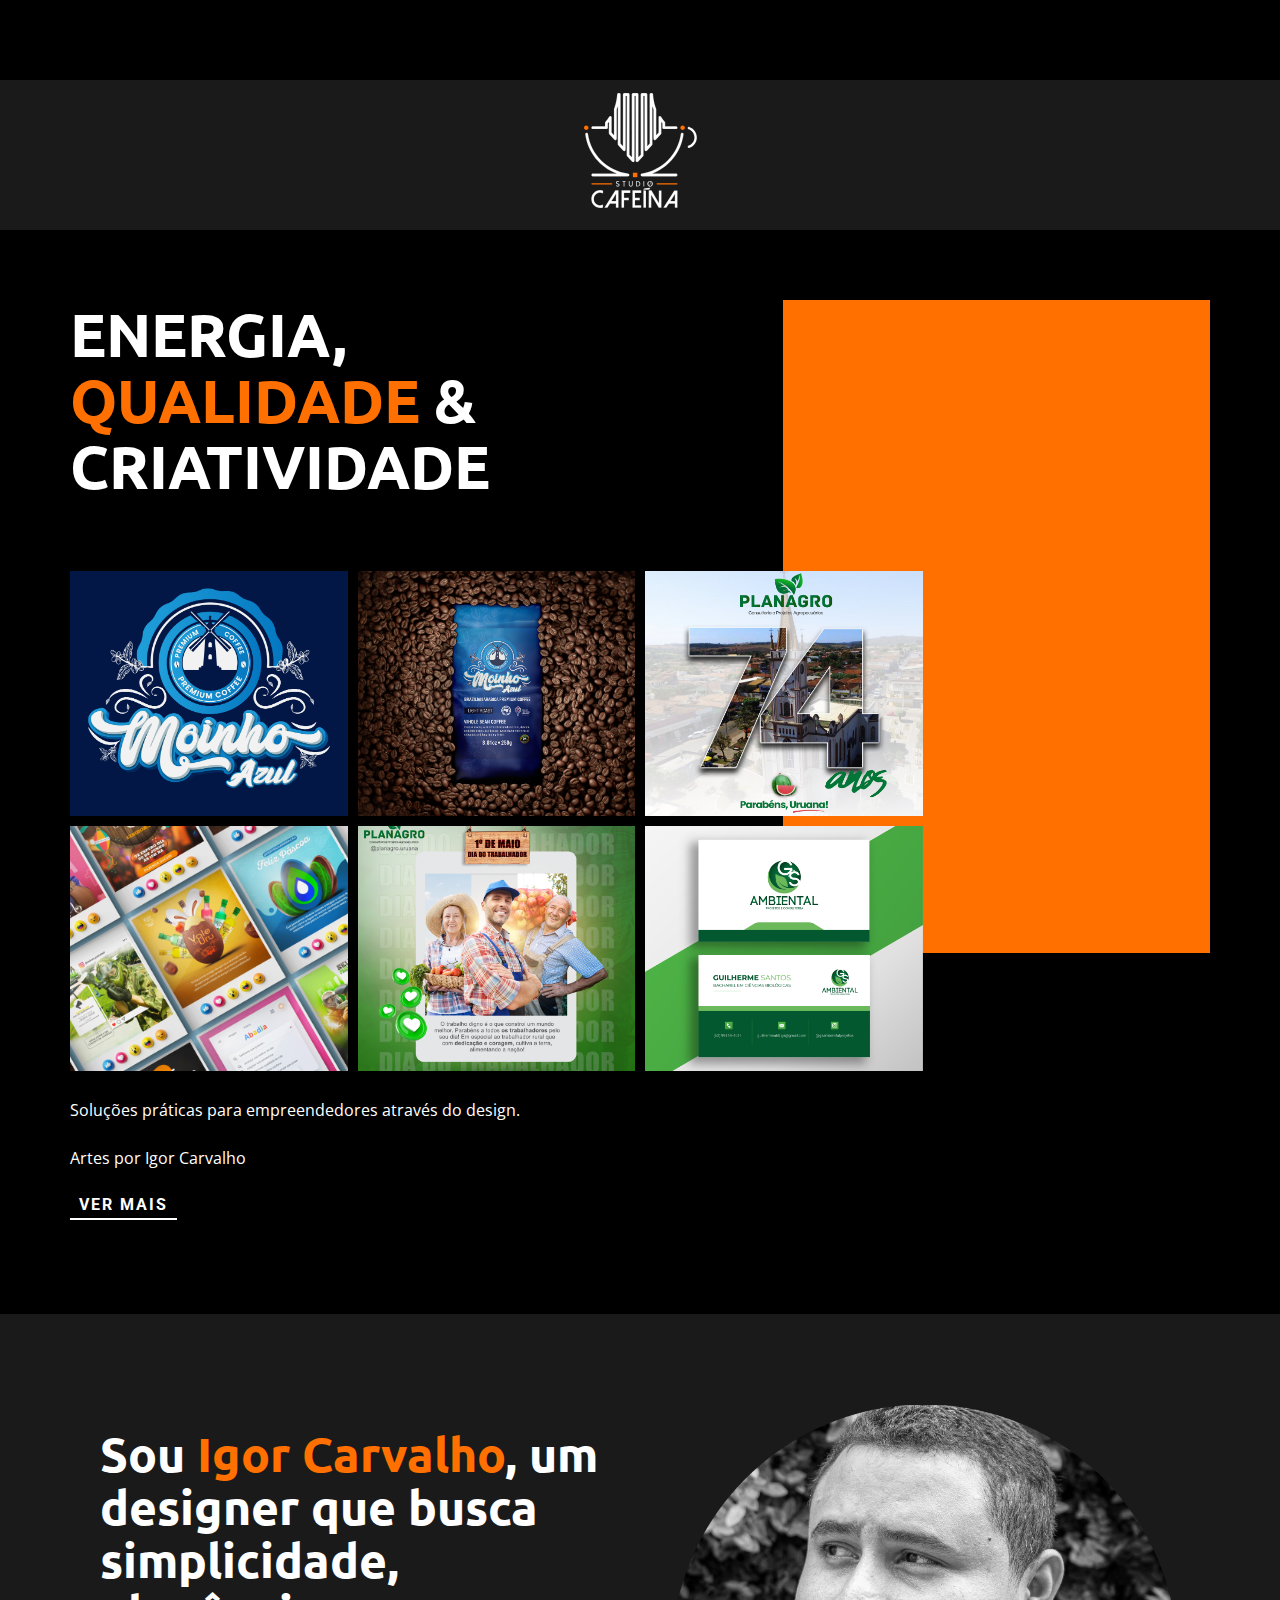
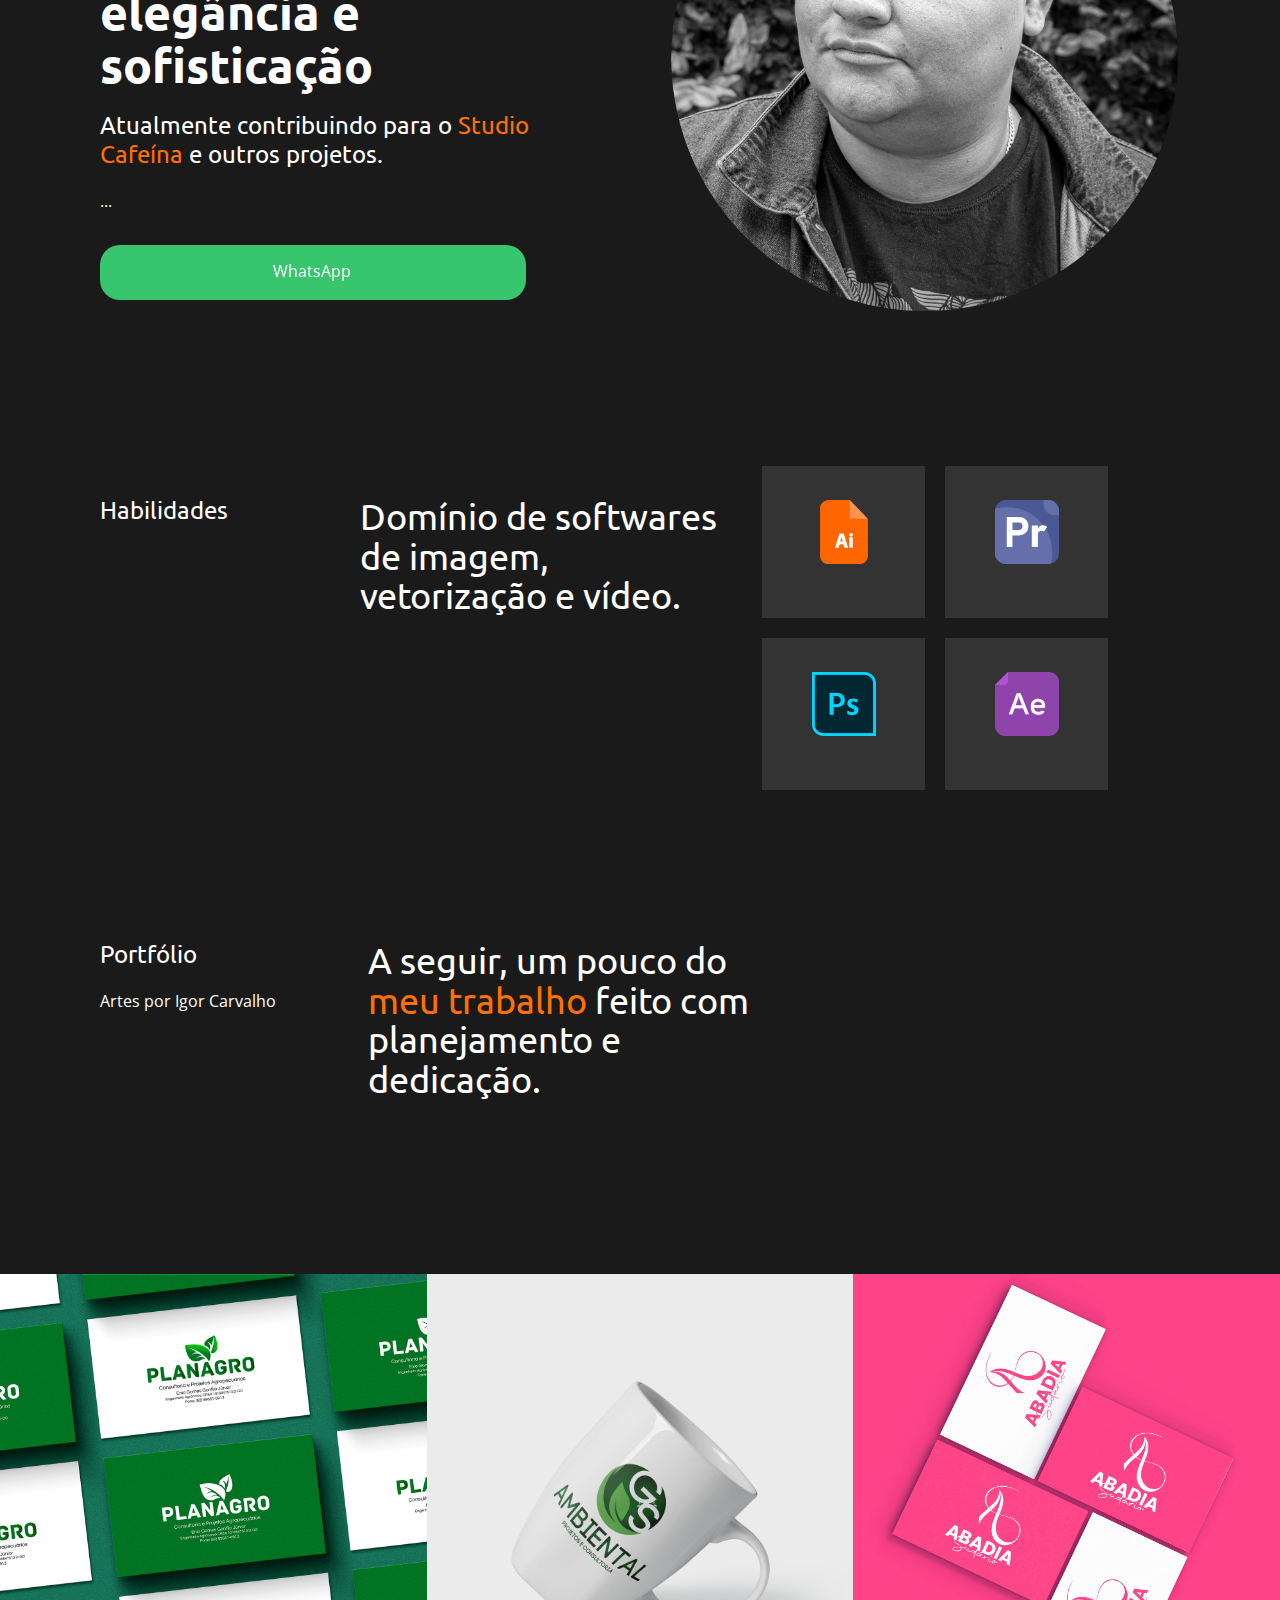
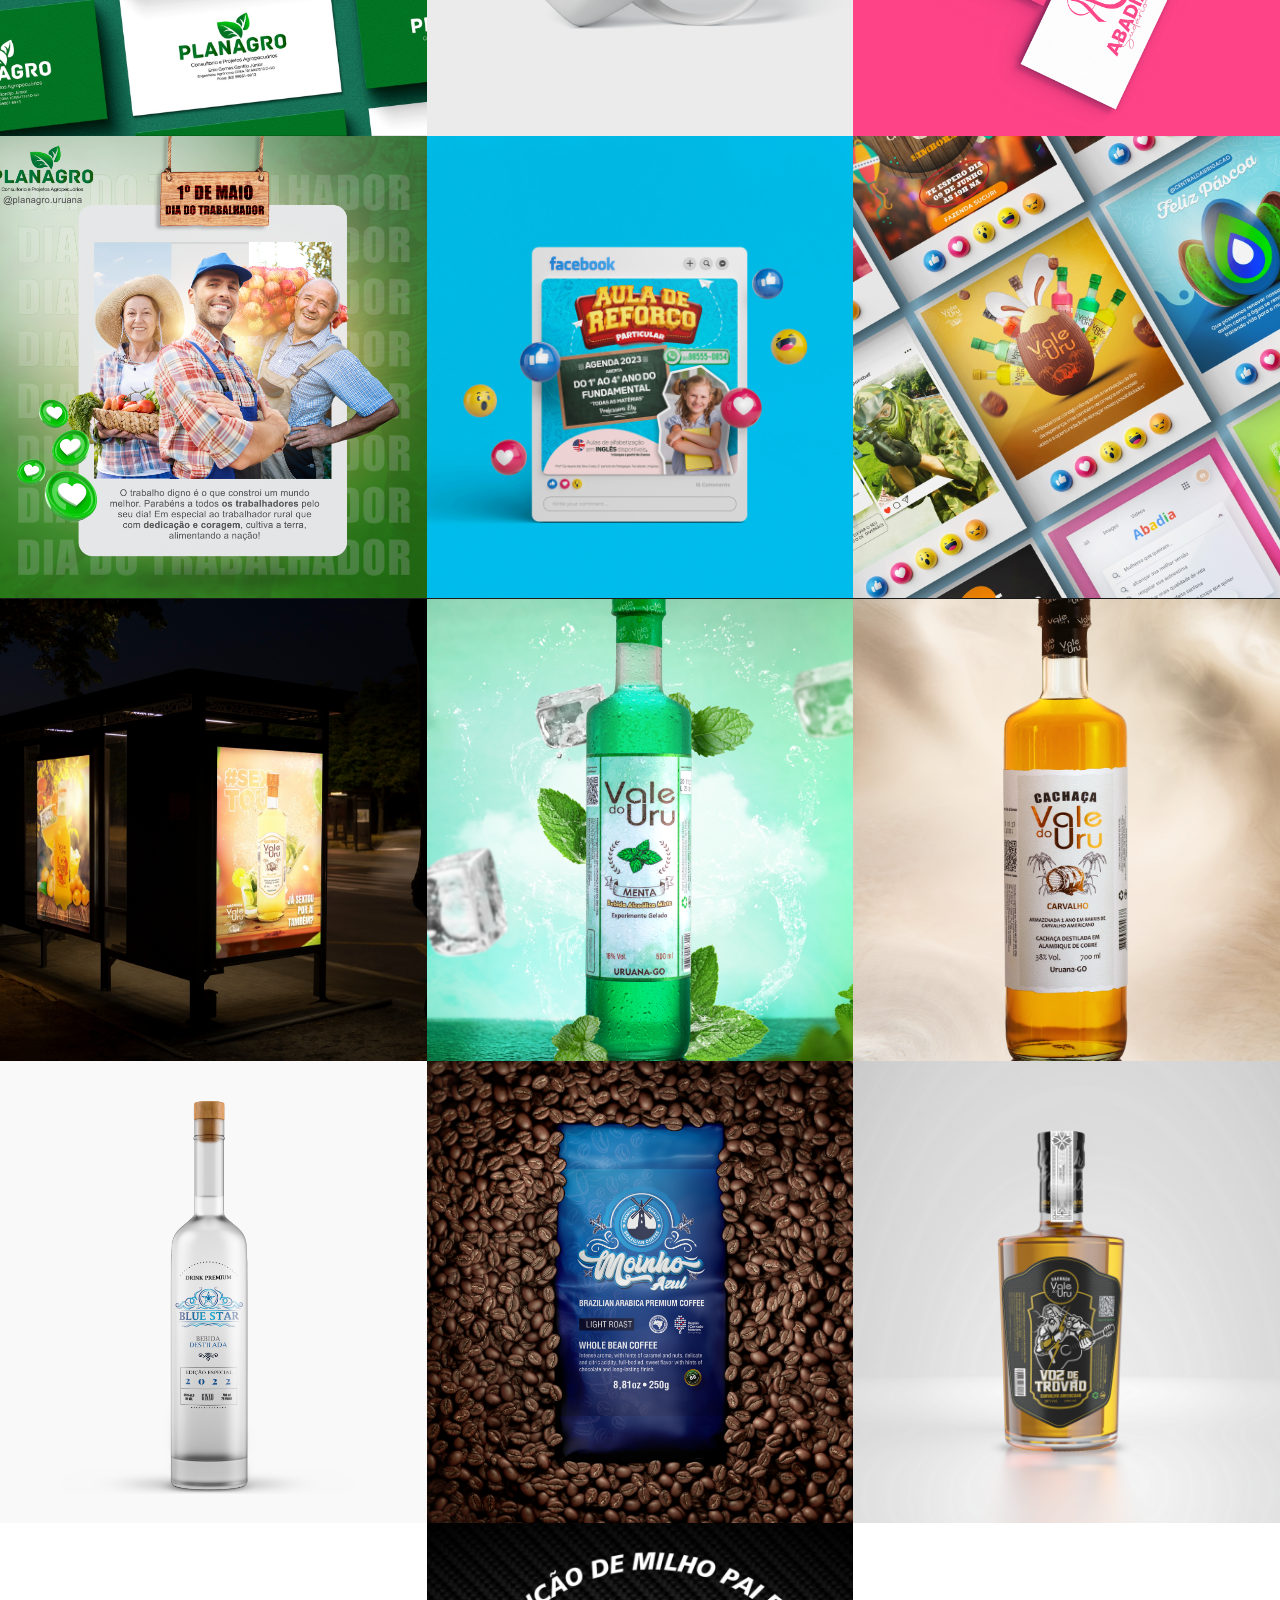
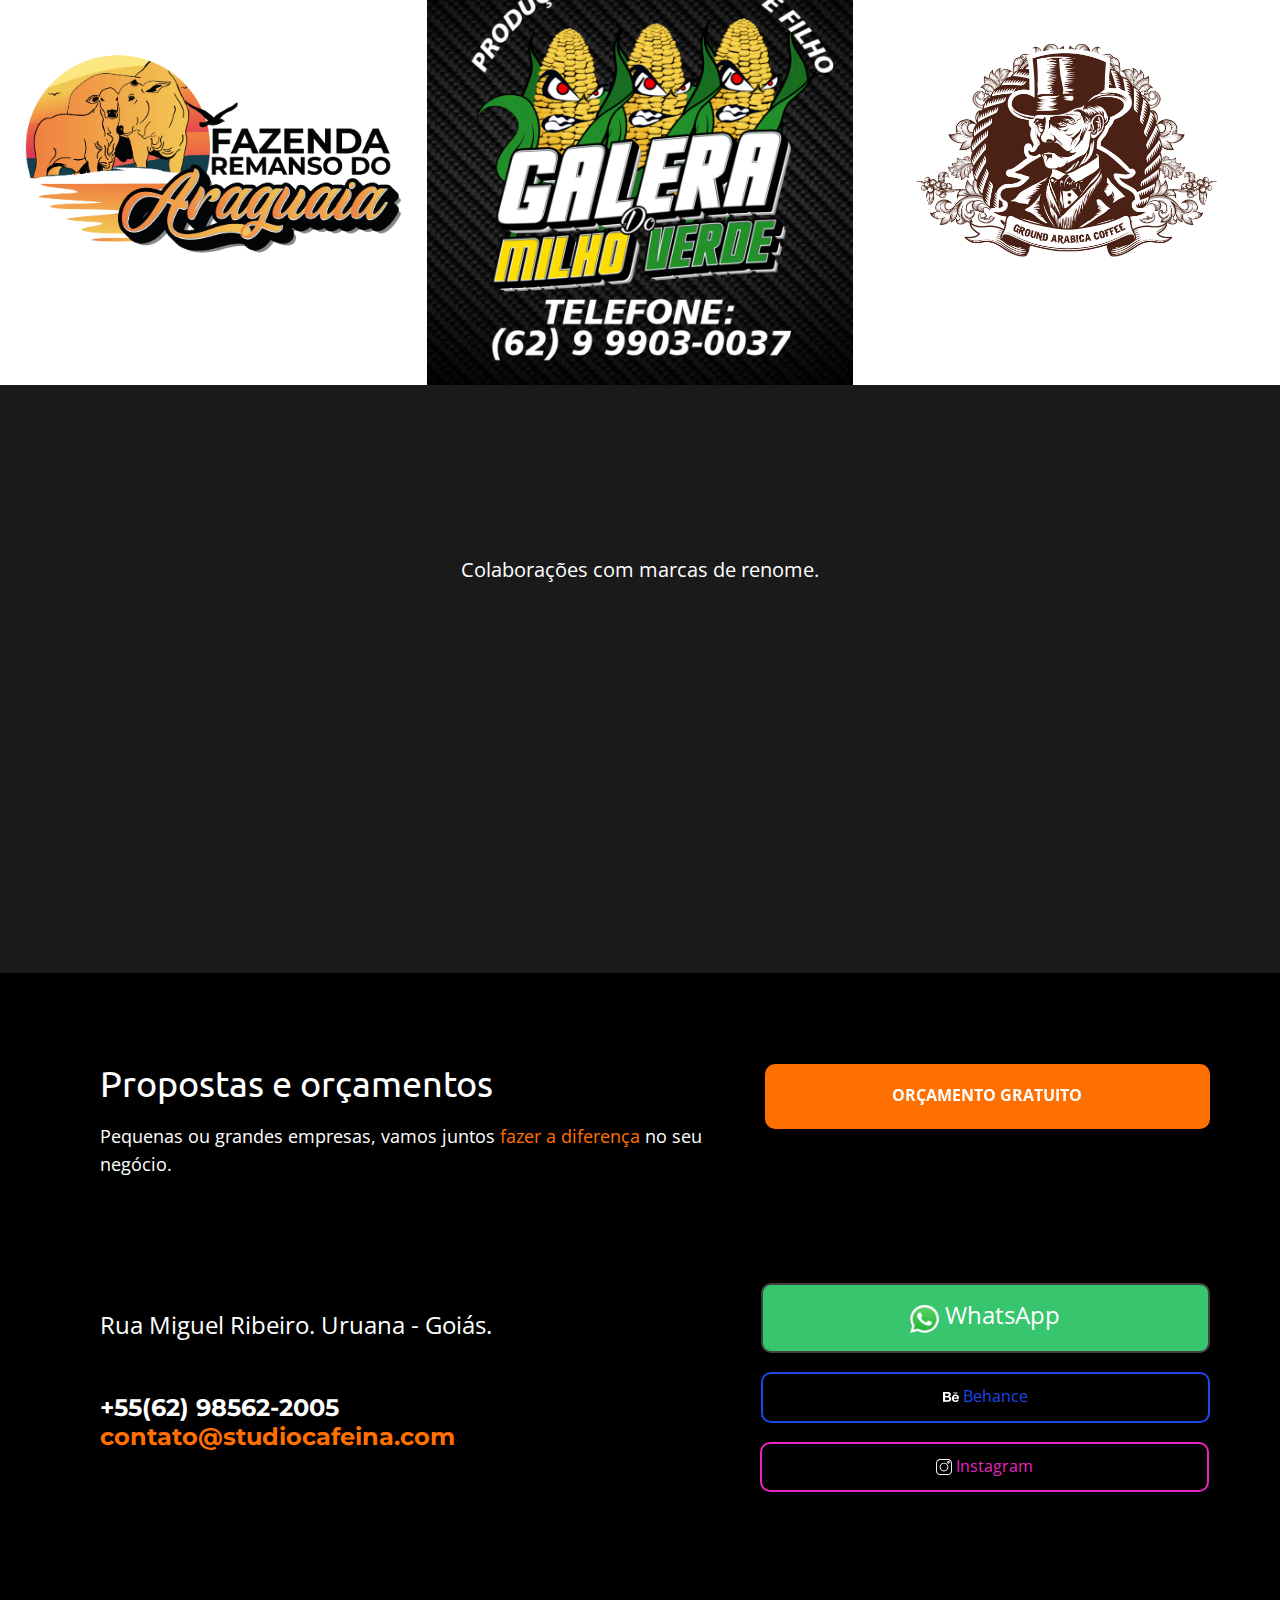
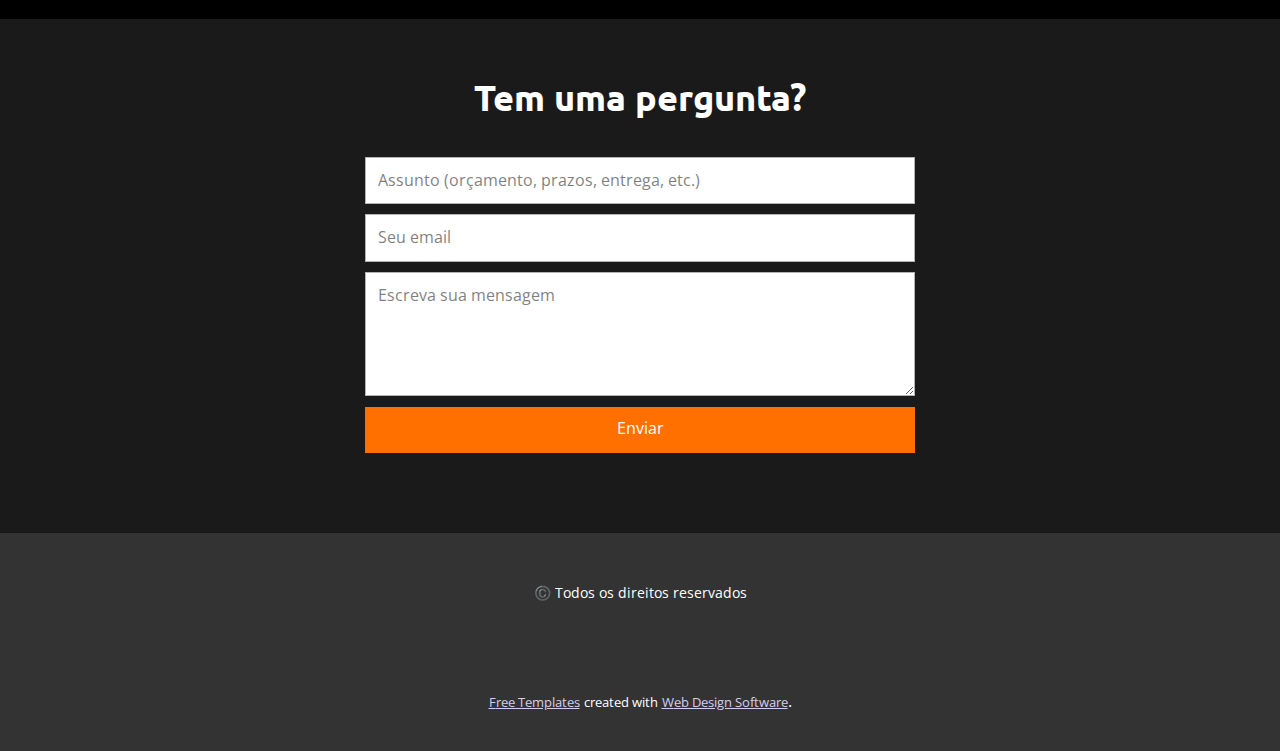
<file: index.html>
<!DOCTYPE html>
<html style="font-size: 16px;" lang="pt"><head>
    <meta name="viewport" content="width=device-width, initial-scale=1.0">
    <meta charset="utf-8">
    <meta name="keywords" content="Logo, studio cafeina, studio cafeína, @studiocafeina, cardápio, cardápios, logo goias, cardápio goiás, cardápios goiás, rótulos, rótulo, rótulo goiás, rótulos goiás">
    <meta name="description" content="Energia, qualidade e criatividade para empreendedores através do design e de soluções práticas.">
    <title>Portfólio | Sudio Cafeína</title>
    <link rel="stylesheet" href="nicepage.css" media="screen">
<link rel="stylesheet" href="Página-Inicial.css" media="screen">
    <script class="u-script" type="text/javascript" src="jquery.js" defer=""></script>
    <script class="u-script" type="text/javascript" src="nicepage.js" defer=""></script>
    <meta name="generator" content="Nicepage 5.13.1, nicepage.com">
    <meta name="referrer" content="origin">
    <meta property="og:title" content="Portfólio | Studio Cafeína">
    <meta property="og:description" content="Energia, qualidade &amp; criatividade">
    <meta property="og:image" content="images/posts1.jpg">
    <meta property="og:url" content="portfolio.studiocafeina.com">
    <link rel="icon" href="images/Ativo15.svg">
    <link id="u-theme-google-font" rel="stylesheet" href="https://fonts.googleapis.com/css?family=Roboto:100,100i,300,300i,400,400i,500,500i,700,700i,900,900i|Open+Sans:300,300i,400,400i,500,500i,600,600i,700,700i,800,800i">
    <link id="u-page-google-font" rel="stylesheet" href="https://fonts.googleapis.com/css?family=Ubuntu:300,300i,400,400i,500,500i,700,700i|Montserrat:100,100i,200,200i,300,300i,400,400i,500,500i,600,600i,700,700i,800,800i,900,900i">
    
    
    
    
    
    
    
    
    
    
    
    
    
    
    <script type="application/ld+json">{
		"@context": "http://schema.org",
		"@type": "Organization",
		"name": "PORTIFOLIO-STUDIOCAFEINA"
}</script>
    <meta name="theme-color" content="#9d8ad8">
    <meta property="og:type" content="website">
  <meta data-intl-tel-input-cdn-path="intlTelInput/"></head>
  <body data-home-page="Página-Inicial.html" data-home-page-title="Página Inicial" class="u-body u-overlap u-overlap-contrast u-xl-mode" data-lang="pt"><header class="u-black u-clearfix u-container-align-left u-header u-header" id="sec-bacc"><div class="u-clearfix u-sheet u-sheet-1">
        <nav class="u-hidden-lg u-hidden-md u-hidden-xl u-hidden-xs u-menu u-menu-hamburger u-offcanvas u-menu-1" data-responsive-from="XL">
          <div class="menu-collapse" style="font-size: 1rem; letter-spacing: 0px;">
            <a class="u-button-style u-custom-left-right-menu-spacing u-custom-padding-bottom u-custom-top-bottom-menu-spacing u-nav-link u-text-active-palette-1-base u-text-hover-palette-2-base" href="#">
              <svg class="u-svg-link" viewBox="0 0 24 24"><use xmlns:xlink="http://www.w3.org/1999/xlink" xlink:href="#menu-hamburger"></use></svg>
              <svg class="u-svg-content" version="1.1" id="menu-hamburger" viewBox="0 0 16 16" x="0px" y="0px" xmlns:xlink="http://www.w3.org/1999/xlink" xmlns="http://www.w3.org/2000/svg"><g><rect y="1" width="16" height="2"></rect><rect y="7" width="16" height="2"></rect><rect y="13" width="16" height="2"></rect>
</g></svg>
            </a>
          </div>
          <div class="u-nav-container">
            <ul class="u-nav u-unstyled u-nav-1"><li class="u-nav-item"><a class="u-button-style u-nav-link u-text-active-palette-1-base u-text-hover-palette-2-base" href="Página-Inicial.html" style="padding: 10px 20px;">Página Inicial</a>
</li><li class="u-nav-item"><a class="u-button-style u-nav-link u-text-active-palette-1-base u-text-hover-palette-2-base" href="cafeine.html" style="padding: 10px 20px;">cafeine</a>
</li><li class="u-nav-item"><a class="u-button-style u-nav-link u-text-active-palette-1-base u-text-hover-palette-2-base" href="caffeine.html" style="padding: 10px 20px;">caffeine</a>
</li></ul>
          </div>
          <div class="u-nav-container-collapse">
            <div class="u-black u-container-style u-inner-container-layout u-opacity u-opacity-95 u-sidenav">
              <div class="u-inner-container-layout u-sidenav-overflow">
                <div class="u-menu-close"></div>
                <ul class="u-align-center u-nav u-popupmenu-items u-unstyled u-nav-2"><li class="u-nav-item"><a class="u-button-style u-nav-link" href="Página-Inicial.html">Página Inicial</a>
</li><li class="u-nav-item"><a class="u-button-style u-nav-link" href="cafeine.html">cafeine</a>
</li><li class="u-nav-item"><a class="u-button-style u-nav-link" href="caffeine.html">caffeine</a>
</li></ul>
              </div>
            </div>
            <div class="u-black u-menu-overlay u-opacity u-opacity-70"></div>
          </div>
        </nav>
      </div></header>
    <section class="u-clearfix u-grey-90 u-section-1" id="sec-3655">
      <div class="u-clearfix u-sheet u-sheet-1">
        <img class="u-image u-image-default u-preserve-proportions u-image-1" src="images/Ativo15.svg?rand=26b1" alt="" data-image-width="247" data-image-height="250" data-animation-name="customAnimationIn" data-animation-duration="1000">
      </div>
    </section>
    <section class="u-align-left u-black u-clearfix u-section-2" id="carousel_a4af">
      <div class="u-clearfix u-sheet u-sheet-1">
        <div class="u-custom-color-1 u-shape u-shape-rectangle u-shape-1"></div>
        <h2 class="u-text u-text-1">energia, <span class="u-text-custom-color-1">Qualidade&nbsp;</span>&amp; Criatividade
        </h2>
        <div class="u-gallery u-layout-grid u-lightbox u-show-text-on-hover u-gallery-1">
          <div class="u-gallery-inner u-gallery-inner-1">
            <div class="u-effect-fade u-gallery-item">
              <div class="u-back-slide" data-image-width="1868" data-image-height="1868">
                <img class="u-back-image u-expanded u-back-image-1" src="images/moinhoazullogo2-02.png">
              </div>
              <div class="u-over-slide u-shading u-over-slide-1"></div>
            </div>
            <div class="u-effect-fade u-gallery-item">
              <div class="u-back-slide" data-image-width="1145" data-image-height="913">
                <img class="u-back-image u-expanded u-back-image-2" src="images/Capturadetela2023-08-04204810.png">
              </div>
              <div class="u-over-slide u-shading u-over-slide-2"></div>
            </div>
            <div class="u-effect-fade u-gallery-item">
              <div class="u-back-slide" data-image-width="1080" data-image-height="1080">
                <img class="u-back-image u-expanded u-back-image-3" src="images/studiocafeinaportfolioartevideopostilustraortulos46.png">
              </div>
              <div class="u-over-slide u-shading u-over-slide-3"></div>
            </div>
            <div class="u-effect-fade u-gallery-item">
              <div class="u-back-slide" data-image-width="3000" data-image-height="2000">
                <img class="u-back-image u-expanded u-back-image-4" src="images/posts1.jpg?rand=293a">
              </div>
              <div class="u-over-slide u-shading u-over-slide-4"></div>
            </div>
            <div class="u-effect-fade u-gallery-item">
              <div class="u-back-slide" data-image-width="918" data-image-height="915">
                <img class="u-back-image u-expanded u-back-image-5" src="images/Capturadetela2023-08-04204942.png">
              </div>
              <div class="u-over-slide u-shading u-over-slide-5"></div>
            </div>
            <div class="u-effect-fade u-gallery-item">
              <div class="u-back-slide" data-image-width="2084" data-image-height="2084">
                <img class="u-back-image u-expanded u-back-image-6" src="images/19499662_20-01.png">
              </div>
              <div class="u-over-slide u-shading u-over-slide-6"></div>
            </div>
          </div>
        </div>
        <p class="u-align-center-xs u-text u-text-2"> Soluções práticas para ​empreendedores através do design.</p>
        <p class="u-align-center-xs u-align-left-lg u-align-left-md u-align-left-sm u-align-left-xl u-text u-text-3"> Artes por Igor Carvalho</p>
        <a href="Página-Inicial.html#carousel_8040" class="u-active-none u-border-2 u-border-no-left u-border-no-right u-border-no-top u-border-white u-btn u-btn-rectangle u-button-style u-custom-font u-heading-font u-hover-none u-none u-btn-1"> Ver mais</a>
      </div>
    </section>
    <section class="u-clearfix u-grey-90 u-section-3" id="carousel_a79e">
      <div class="u-clearfix u-sheet u-valign-middle-md u-valign-middle-xs u-sheet-1">
        <div class="u-clearfix u-expanded-width u-layout-wrap u-layout-wrap-1">
          <div class="u-layout">
            <div class="u-layout-row">
              <div class="u-container-style u-layout-cell u-size-30 u-layout-cell-1">
                <div class="u-container-layout u-container-layout-1">
                  <h2 class="u-custom-font u-font-ubuntu u-text u-text-1"> Sou <span class="u-text-custom-color-1">Igor Carvalho</span>, um designer que busca simplicidade, elegância e sofisticação
                  </h2>
                  <h5 class="u-align-left-xs u-custom-font u-font-ubuntu u-text u-text-default u-text-2">Atualmente contribuindo para o <span class="u-text-custom-color-1">Studio Cafeína</span> e outros projetos.
                  </h5>
                  <p class="u-text u-text-default u-text-3">...</p>
                  <a href="https://wa.me/5562985622005" class="u-border-none u-btn u-btn-round u-button-style u-palette-5-base u-radius-20 u-btn-1" target="_blank" data-animation-name="pulse" data-animation-duration="1000" data-animation-direction="">WhatsApp</a>
                </div>
              </div>
              <div class="u-container-style u-layout-cell u-size-30 u-layout-cell-2">
                <div class="u-container-layout u-valign-middle-lg u-valign-middle-md u-valign-middle-sm u-container-layout-2">
                  <img class="u-expanded-width u-image u-image-contain u-image-default u-image-1" src="images/AnyConv.com__igorkarvfoto.webp" alt="" data-image-width="3186" data-image-height="3186">
                </div>
              </div>
            </div>
          </div>
        </div>
      </div>
    </section>
    <section class="u-clearfix u-grey-90 u-section-4" id="carousel_7f0c">
      <div class="u-clearfix u-sheet u-sheet-1">
        <div class="u-clearfix u-layout-wrap u-layout-wrap-1">
          <div class="u-layout">
            <div class="u-layout-row">
              <div class="u-container-align-left-sm u-container-align-left-xs u-container-style u-layout-cell u-size-15 u-layout-cell-1">
                <div class="u-container-layout u-valign-top u-container-layout-1">
                  <h5 class="u-align-left-sm u-align-left-xs u-custom-font u-font-ubuntu u-text u-text-default u-text-1">Habilidades</h5>
                </div>
              </div>
              <div class="u-container-align-left-sm u-container-align-left-xs u-container-style u-layout-cell u-size-25 u-layout-cell-2">
                <div class="u-container-layout u-valign-top-xs u-container-layout-2">
                  <h2 class="u-align-left-sm u-align-left-xs u-custom-font u-font-ubuntu u-text u-text-default u-text-2"> Domínio de softwares de imagem, vetorização e vídeo.</h2>
                </div>
              </div>
              <div class="u-container-style u-layout-cell u-size-20 u-layout-cell-3">
                <div class="u-container-layout u-container-layout-3">
                  <div class="u-expanded-width u-list u-list-1">
                    <div class="u-repeater u-repeater-1">
                      <div class="u-container-align-center u-container-style u-grey-80 u-list-item u-repeater-item u-list-item-1">
                        <div class="u-container-layout u-similar-container u-valign-top u-container-layout-4"><span class="u-icon u-icon-1"><svg class="u-svg-link" preserveAspectRatio="xMidYMin slice" viewBox="0 0 791.454 791.454" style=""><use xmlns:xlink="http://www.w3.org/1999/xlink" xlink:href="#svg-4b0c"></use></svg><svg class="u-svg-content" viewBox="0 0 791.454 791.454" id="svg-4b0c"><g><g id="Vrstva_x0020_1"><path clip-rule="evenodd" d="m202.718 0h264.814l224.164 233.873v454.622c0 56.868-46.092 102.959-102.959 102.959h-386.019c-56.868 0-102.959-46.092-102.959-102.959v-585.536c0-56.867 46.091-102.959 102.959-102.959z" fill="currentColor" fill-rule="evenodd"></path><g fill="#fff"><path clip-rule="evenodd" d="m467.212 0v231.952h224.484z" fill-rule="evenodd" opacity=".302"></path><path d="m287.966 590.55h40.01c1.067 0 2.027-.747 2.241-1.707l11.736-42.144h45.345l12.59 42.144c.32.96 1.28 1.707 2.347 1.707h41.504c1.387 0 2.454-1.067 2.454-2.347 0-.427-.107-.747-.213-1.067l-52.92-170.497c-.32-.96-1.174-1.6-2.241-1.6h-50.68c-1.067 0-2.027.64-2.241 1.6l-52.28 170.817c-.213.747 0 1.494.427 2.134.428.533 1.175.96 1.921.96zm194.823-139.129c13.443 0 23.153-9.069 23.153-21.659-.32-12.91-9.709-21.872-22.939-21.872-6.722 0-12.697 2.347-16.858 6.508-3.841 3.948-5.868 9.496-5.761 15.364-.107 5.761 1.92 11.096 5.868 15.044 4.054 4.268 9.922 6.615 16.537 6.615zm-18.991 10.456c-1.387 0-2.454 1.067-2.454 2.347v123.978c0 1.28 1.067 2.347 2.454 2.347h38.516c1.28 0 2.347-1.067 2.347-2.347v-123.978c0-1.28-1.067-2.347-2.347-2.347zm-83.541 51.213h-31.368l9.282-33.288c1.6-5.975 3.201-13.017 4.801-19.845.32-1.6.64-3.094 1.067-4.695 2.027 8.215 4.268 17.071 6.508 24.646z"></path>
</g>
</g>
</g></svg></span>
                        </div>
                      </div>
                      <div class="u-container-style u-grey-80 u-list-item u-repeater-item u-list-item-2">
                        <div class="u-container-layout u-similar-container u-valign-top u-container-layout-5"><span class="u-icon u-icon-2"><svg class="u-svg-link" preserveAspectRatio="xMidYMin slice" viewBox="0 0 512 512" style=""><use xmlns:xlink="http://www.w3.org/1999/xlink" xlink:href="#svg-8a32"></use></svg><svg class="u-svg-content" viewBox="0 0 512 512" id="svg-8a32"><g id="Layer_2"><g id="Layer_1-2"><g id="Pr"><rect fill="#4b5896" height="512" rx="86.57" width="512"></rect><path d="m425.43 0h-36.43v34.43a86.57 86.57 0 0 0 86.57 86.57h36.43v-34.43a86.57 86.57 0 0 0 -86.57-86.57z" fill="#656faa"></path><path d="m96 57a363.32 363.32 0 0 0 -94.29 12.37 87 87 0 0 0 -1.71 17.2v338.86a86.57 86.57 0 0 0 86.57 86.57h338.86a86.61 86.61 0 0 0 22.57-3 363.73 363.73 0 0 0 11-89c0-200.48-162.52-363-363-363z" fill="#656faa"></path><g fill="#fff"><path d="m94.22 135.31h45.49v241.38h-45.49zm20.78 103.92h77.2a27.37 27.37 0 0 0 14.36-3.73 25.6 25.6 0 0 0 9.68-10.5 33.82 33.82 0 0 0 3.49-15.61 35.3 35.3 0 0 0 -3.41-15.85 24.93 24.93 0 0 0 -9.63-10.63 27.68 27.68 0 0 0 -14.52-3.74h-77.17v-43.86h76q22.59 0 39.77 9.21a65.48 65.48 0 0 1 26.64 26q9.46 16.77 9.46 38.85t-9.46 38.76a65.1 65.1 0 0 1 -26.64 25.82q-17.19 9.13-39.77 9.13h-76z"></path><path d="m294.27 204.37h48.81v172.32h-48.81zm88.81 43a34 34 0 0 0 -11.08-1.66q-13.79 0-21.33 8.88t-7.55 24.65l-3.49-44.82q7.14-15.43 18.51-24a40.65 40.65 0 0 1 25-8.55 53.42 53.42 0 0 1 19.51 3.4 42.55 42.55 0 0 1 15.19 10.05l-26.56 37a20.89 20.89 0 0 0 -8.2-4.95z"></path>
</g>
</g>
</g>
</g></svg></span>
                        </div>
                      </div>
                      <div class="u-container-style u-grey-80 u-list-item u-repeater-item u-list-item-3">
                        <div class="u-container-layout u-similar-container u-valign-top u-container-layout-6"><span class="u-file-icon u-icon u-icon-3"><img src="images/5210800.png" alt=""></span>
                        </div>
                      </div>
                      <div class="u-container-style u-grey-80 u-list-item u-repeater-item u-list-item-4">
                        <div class="u-container-layout u-similar-container u-valign-top u-container-layout-7"><span class="u-icon u-icon-4"><svg class="u-svg-link" preserveAspectRatio="xMidYMin slice" viewBox="0 0 511 511" style=""><use xmlns:xlink="http://www.w3.org/1999/xlink" xlink:href="#svg-74c1"></use></svg><svg class="u-svg-content" viewBox="0 0 511 511" x="0px" y="0px" id="svg-74c1" style="enable-background:new 0 0 511 511;"><path style="fill:#8F44AB;" d="M511,431c0,44.183-35.817,80-80,80H80c-44.183,0-80-35.817-80-80V104L104,0h327
	c44.183,0,80,35.817,80,80V431z"></path><path style="fill:#B154D4;" d="M0,104h69.334C88.4,104,104,88.666,104,69.6V0L0,104z"></path><polygon style="opacity:0.2;fill:#5D5D5D;enable-background:new    ;" points="0,159.733 0,104 55.467,104 "></polygon><path style="fill:#B154D4;" d="M156.673,296.048l-17.575,47.669H110.45l62.354-167.321h32.502l65.484,167.321h-28.168
	l-18.538-47.669H156.673z M164.858,272.455h50.317l-21.908-56.096l-3.853-18.778l-3.853,18.778L164.858,272.455z"></path><path style="fill:#B154D4;" d="M312.436,291.233c0,4.657,0.602,8.949,1.806,12.88c1.204,3.935,3.208,7.306,6.019,10.111
	c2.807,2.811,6.538,5.019,11.195,6.621c4.652,1.606,10.432,2.407,17.334,2.407c6.098,0,10.834-0.88,14.204-2.648
	c3.37-1.764,6.981-4.491,10.833-8.186l21.668,8.908c-5.139,8.667-11.959,15.047-20.463,19.14c-8.51,4.093-17.658,6.139-27.446,6.139
	c-20.065,0-35.312-5.214-45.743-15.648c-10.435-10.432-15.648-25.839-15.648-46.224v-2.648c0-2.084,0-4.093,0-6.019
	c0-1.927,0.079-3.77,0.241-5.538c0.319-7.704,2.084-14.686,5.296-20.945c3.209-6.259,7.464-11.635,12.76-16.13
	c5.297-4.491,11.395-7.944,18.297-10.353c6.899-2.407,14.205-3.611,21.908-3.611c8.826,0,16.691,1.407,23.594,4.214
	c6.899,2.81,12.76,6.74,17.575,11.796c4.815,5.057,8.464,11.158,10.954,18.298c2.486,7.144,3.732,15.047,3.732,23.714v13.723
	L312.436,291.233L312.436,291.233z M312.436,268.844h61.873c0-3.853-0.723-7.381-2.167-10.594c-1.444-3.208-3.491-5.936-6.14-8.186
	c-2.648-2.245-5.777-4.01-9.389-5.296c-3.611-1.283-7.584-1.926-11.918-1.926c-4.014,0-7.943,0.481-11.796,1.444
	s-7.306,2.527-10.353,4.694c-3.051,2.167-5.5,4.897-7.343,8.186C313.357,260.459,312.436,264.352,312.436,268.844z"></path><path style="fill:#FFFFFF;" d="M156.673,290.048l-17.575,47.669H110.45l62.354-167.321h32.502l65.484,167.321h-28.168
	l-18.538-47.669H156.673z M164.858,266.455h50.317l-21.908-56.096l-3.853-18.778l-3.853,18.778L164.858,266.455z"></path><path style="fill:#FFFFFF;" d="M312.436,285.233c0,4.657,0.602,8.949,1.806,12.88c1.204,3.935,3.208,7.306,6.019,10.111
	c2.807,2.811,6.538,5.019,11.195,6.621c4.652,1.606,10.432,2.407,17.334,2.407c6.098,0,10.834-0.88,14.204-2.648
	c3.37-1.764,6.981-4.491,10.833-8.186l21.668,8.908c-5.139,8.667-11.959,15.047-20.463,19.14c-8.51,4.093-17.658,6.139-27.446,6.139
	c-20.065,0-35.312-5.214-45.743-15.648c-10.435-10.432-15.648-25.839-15.648-46.224v-2.648c0-2.084,0-4.093,0-6.019
	c0-1.927,0.079-3.77,0.241-5.538c0.319-7.704,2.084-14.686,5.296-20.945c3.209-6.259,7.464-11.635,12.76-16.13
	c5.297-4.491,11.395-7.944,18.297-10.353c6.899-2.407,14.205-3.611,21.908-3.611c8.826,0,16.691,1.407,23.594,4.214
	c6.899,2.81,12.76,6.74,17.575,11.796c4.815,5.057,8.464,11.158,10.954,18.298c2.486,7.144,3.732,15.047,3.732,23.714v13.723
	L312.436,285.233L312.436,285.233z M312.436,262.844h61.873c0-3.853-0.723-7.381-2.167-10.594c-1.444-3.208-3.491-5.936-6.14-8.186
	c-2.648-2.245-5.777-4.01-9.389-5.296c-3.611-1.283-7.584-1.926-11.918-1.926c-4.014,0-7.943,0.481-11.796,1.444
	s-7.306,2.527-10.353,4.694c-3.051,2.167-5.5,4.897-7.343,8.186C313.357,254.459,312.436,258.352,312.436,262.844z"></path></svg></span>
                        </div>
                      </div>
                    </div>
                  </div>
                </div>
              </div>
            </div>
          </div>
        </div>
      </div>
    </section>
    <section class="u-clearfix u-grey-90 u-section-5" id="carousel_8040">
      <div class="u-clearfix u-sheet u-sheet-1">
        <div class="u-clearfix u-expanded-width-xs u-layout-wrap u-layout-wrap-1">
          <div class="u-layout">
            <div class="u-layout-row">
              <div class="u-container-style u-layout-cell u-size-23-md u-size-23-sm u-size-23-xs u-size-25-lg u-size-25-xl u-layout-cell-1">
                <div class="u-container-layout u-container-layout-1">
                  <h4 class="u-custom-font u-font-ubuntu u-text u-text-default u-text-1"> Portfólio</h4>
                  <p class="u-text u-text-default u-text-2">Artes por Igor Carvalho</p>
                </div>
              </div>
              <div class="u-container-style u-layout-cell u-size-35-lg u-size-35-xl u-size-37-md u-size-37-sm u-size-37-xs u-layout-cell-2">
                <div class="u-container-layout u-valign-top-xs u-container-layout-2">
                  <h2 class="u-custom-font u-font-ubuntu u-text u-text-3"> A seguir, um pouco do <span class="u-text-custom-color-1">meu trabalho&nbsp;</span>feito com planejamento e dedicação.
                  </h2>
                </div>
              </div>
            </div>
          </div>
        </div>
        <div class="u-expanded-width u-list u-list-1">
          <div class="u-repeater u-repeater-1"></div>
        </div>
      </div>
    </section>
    <section class="u-align-center u-clearfix u-grey-90 u-valign-bottom-md u-valign-middle-sm u-valign-middle-xs u-section-6" id="sec-f98f">
      <div class="u-expanded-width u-gallery u-layout-grid u-lightbox u-show-text-on-hover u-gallery-1">
        <div class="u-gallery-inner u-gallery-inner-1">
          <div class="u-effect-fade u-gallery-item">
            <div class="u-back-slide" data-image-width="2400" data-image-height="1800">
              <img class="u-back-image u-expanded" src="images/26184521_m016t0078_apr0822_view_8.jpg" alt="Planagro">
            </div>
            <div class="u-over-slide u-shading u-valign-middle u-over-slide-1">
              <h3 class="u-gallery-heading" style="text-transform: uppercase;">Planagro</h3>
              <p class="u-gallery-text">Logotipo</p>
            </div>
          </div>
          <div class="u-effect-fade u-gallery-item">
            <div class="u-back-slide" data-image-width="3500" data-image-height="2300">
              <img class="u-back-image u-expanded" src="images/portfolio-studio-cafeina1.png" alt="GS Ambiental">
            </div>
            <div class="u-over-slide u-shading u-valign-middle u-over-slide-2">
              <h3 class="u-gallery-heading" style="text-transform: uppercase;">GS Ambiental</h3>
              <p class="u-gallery-text">Logotipo</p>
            </div>
          </div>
          <div class="u-effect-fade u-gallery-item">
            <div class="u-back-slide" data-image-width="3300" data-image-height="2700">
              <img class="u-back-image u-expanded u-back-image-3" src="images/portfolio-studio-cafeina2.png" alt="Abadia Sudário">
            </div>
            <div class="u-over-slide u-shading u-valign-middle u-over-slide-3">
              <h3 class="u-gallery-heading" style="text-transform: uppercase;">Abadia Sudário</h3>
              <p class="u-gallery-text">Logotipo</p>
            </div>
          </div>
        </div>
      </div>
    </section>
    <section class="u-align-center u-clearfix u-grey-90 u-section-7" id="sec-3627">
      <div class="u-expanded-width u-gallery u-layout-grid u-lightbox u-show-text-on-hover u-gallery-1">
        <div class="u-gallery-inner u-gallery-inner-1">
          <div class="u-effect-fade u-gallery-item">
            <div class="u-back-slide" data-image-width="918" data-image-height="915">
              <img class="u-back-image u-expanded" src="images/Capturadetela2023-08-04204942.png" alt="Dia do Trabalhador">
            </div>
            <div class="u-over-slide u-shading u-valign-middle u-over-slide-1">
              <h3 class="u-gallery-heading" style="text-transform: uppercase;">Dia do Trabalhador</h3>
              <p class="u-gallery-text">Criativos para redes sociais</p>
            </div>
          </div>
          <div class="u-effect-fade u-gallery-item">
            <div class="u-back-slide" data-image-width="1920" data-image-height="1920">
              <img class="u-back-image u-expanded u-back-image-2" src="images/auladereforo1.jpg" alt="Aulas de reforço">
            </div>
            <div class="u-over-slide u-shading u-valign-middle u-over-slide-2">
              <h3 class="u-gallery-heading" style="text-transform: uppercase;">Aulas de reforço</h3>
              <p class="u-gallery-text">Criativos para redes sociais</p>
            </div>
          </div>
          <div class="u-effect-fade u-gallery-item">
            <div class="u-back-slide" data-image-width="3000" data-image-height="2000">
              <img class="u-back-image u-expanded u-back-image-3" src="images/posts1.jpg?rand=3d30" alt="Posts diversos">
            </div>
            <div class="u-over-slide u-shading u-valign-middle u-over-slide-3">
              <h3 class="u-gallery-heading" style="text-transform: uppercase;">Posts diversos</h3>
              <p class="u-gallery-text">Criativos para redes sociais</p>
            </div>
          </div>
        </div>
      </div>
    </section>
    <section class="u-align-center u-clearfix u-grey-90 u-valign-middle-lg u-valign-middle-md u-valign-middle-sm u-valign-middle-xs u-section-8" id="sec-30d6">
      <div class="u-expanded-width u-gallery u-layout-grid u-lightbox u-show-text-on-hover u-gallery-1">
        <div class="u-gallery-inner u-gallery-inner-1">
          <div class="u-effect-fade u-gallery-item">
            <div class="u-back-slide" data-image-width="3629" data-image-height="2415">
              <img class="u-back-image u-expanded" src="images/vale-do-uru-ponto.jpg" alt="Vale do Uru">
            </div>
            <div class="u-over-slide u-shading u-valign-middle u-over-slide-1">
              <h3 class="u-gallery-heading" style="text-transform: uppercase;">Vale do Uru</h3>
              <p class="u-gallery-text">Edição para produtos</p>
            </div>
          </div>
          <div class="u-effect-fade u-gallery-item">
            <div class="u-back-slide" data-image-width="609" data-image-height="915">
              <img class="u-back-image u-expanded u-back-image-2" src="images/Capturadetela2023-08-04204457.png" alt="Vale do Uru - Menta">
            </div>
            <div class="u-over-slide u-shading u-valign-middle u-over-slide-2">
              <h3 class="u-gallery-heading" style="text-transform: uppercase;">Vale do Uru - Menta</h3>
              <p class="u-gallery-text">Edição para produtos</p>
            </div>
          </div>
          <div class="u-effect-fade u-gallery-item">
            <div class="u-back-slide" data-image-width="608" data-image-height="917">
              <img class="u-back-image u-expanded u-back-image-3" src="images/Capturadetela2023-08-04211737.png" alt="Vale do Uru - Carvalho">
            </div>
            <div class="u-over-slide u-shading u-valign-middle u-over-slide-3">
              <h3 class="u-gallery-heading" style="text-transform: uppercase;">Vale do Uru - Carvalho</h3>
              <p class="u-gallery-text">Edição para produtos</p>
            </div>
          </div>
        </div>
      </div>
    </section>
    <section class="u-align-center u-clearfix u-grey-90 u-valign-middle-lg u-valign-middle-md u-valign-middle-sm u-valign-middle-xs u-section-9" id="sec-e444">
      <div class="u-expanded-width u-gallery u-layout-grid u-lightbox u-show-text-on-hover u-gallery-1">
        <div class="u-gallery-inner u-gallery-inner-1">
          <div class="u-effect-fade u-gallery-item">
            <div class="u-back-slide" data-image-width="1190" data-image-height="894">
              <img class="u-back-image u-expanded" src="images/studiocafeinaportfolioartevideopostilustraortulos7.png" alt="Blue Star">
            </div>
            <div class="u-over-slide u-shading u-valign-middle u-over-slide-1">
              <h3 class="u-gallery-heading" style="text-transform: uppercase;">Blue Star</h3>
              <p class="u-gallery-text">Rótulo</p>
            </div>
          </div>
          <div class="u-effect-fade u-gallery-item">
            <div class="u-back-slide" data-image-width="1145" data-image-height="913">
              <img class="u-back-image u-expanded" src="images/Capturadetela2023-08-04204810.png" alt="Café  Moinho Azul">
            </div>
            <div class="u-over-slide u-shading u-valign-middle u-over-slide-2">
              <h3 class="u-gallery-heading" style="text-transform: uppercase;">Café  Moinho Azul</h3>
              <p class="u-gallery-text">Rótulo</p>
            </div>
          </div>
          <div class="u-effect-fade u-gallery-item">
            <div class="u-back-slide" data-image-width="2798" data-image-height="2798">
              <img class="u-back-image u-expanded u-back-image-3" src="images/voz1.png" alt="Voz de Trovão">
            </div>
            <div class="u-over-slide u-shading u-valign-middle u-over-slide-3">
              <h3 class="u-gallery-heading" style="text-transform: uppercase;">Voz de Trovão</h3>
              <p class="u-gallery-text">Rótulo</p>
            </div>
          </div>
        </div>
      </div>
    </section>
    <section class="u-align-center u-clearfix u-grey-90 u-valign-top u-section-10" id="sec-4403">
      <div class="u-expanded-width u-gallery u-layout-grid u-lightbox u-show-text-on-hover u-gallery-1">
        <div class="u-gallery-inner u-gallery-inner-1">
          <div class="u-effect-fade u-gallery-item">
            <div class="u-back-slide" data-image-width="2363" data-image-height="2363">
              <img class="u-back-image u-expanded" src="images/Fazenda-Remanso-do-Araguaia-logo_Prancheta11.png" alt="Fazenda Remanso do Araguaia">
            </div>
            <div class="u-over-slide u-shading u-valign-middle u-over-slide-1">
              <h3 class="u-gallery-heading" style="text-transform: uppercase;">Fazenda Remanso do Araguaia</h3>
              <p class="u-gallery-text">Ilustração</p>
            </div>
          </div>
          <div class="u-effect-fade u-gallery-item">
            <div class="u-back-slide" data-image-width="1010" data-image-height="1010">
              <img class="u-back-image u-expanded" src="images/studiocafeinaportfolioartevideopostilustraortulos5.png" alt="Adesivo Galera do Milho Verde">
            </div>
            <div class="u-over-slide u-shading u-valign-middle u-over-slide-2">
              <h3 class="u-gallery-heading" style="text-transform: uppercase;">Adesivo Galera do Milho Verde</h3>
              <p class="u-gallery-text">Ilustração</p>
            </div>
          </div>
          <div class="u-effect-fade u-gallery-item">
            <div class="u-back-slide" data-image-width="2800" data-image-height="3200">
              <img class="u-back-image u-expanded u-back-image-3" src="images/studiocafeinaportfolioartevideopostilustraortulos241.png" alt="Café Rugendas">
            </div>
            <div class="u-over-slide u-shading u-valign-middle u-over-slide-3">
              <h3 class="u-gallery-heading" style="text-transform: uppercase;">Café Rugendas</h3>
              <p class="u-gallery-text">Ilustração</p>
            </div>
          </div>
        </div>
      </div>
    </section>
    <section class="u-align-center u-clearfix u-container-align-center u-grey-90 u-section-11" id="sec-7764">
      <div class="u-clearfix u-sheet u-valign-middle u-sheet-1">
        <h2 class="u-align-center u-text u-text-1" data-animation-name="customAnimationIn" data-animation-duration="1000">Cliente e parceiros</h2>
        <p class="u-align-center u-text u-text-2">Colaborações com marcas de renome.</p>
        <div class="u-expanded-width u-list u-list-1">
          <div class="u-repeater u-repeater-1">
            <div class="u-container-align-center u-container-style u-list-item u-repeater-item">
              <div class="u-container-layout u-similar-container u-valign-middle-lg u-valign-middle-md u-valign-middle-sm u-valign-middle-xl u-container-layout-1">
                <img alt="" class="u-image u-image-contain u-image-default u-image-1" data-image-width="250" data-image-height="114" src="images/Ativo2.svg" data-animation-name="customAnimationIn" data-animation-duration="1500">
              </div>
            </div>
            <div class="u-container-align-center-lg u-container-align-center-md u-container-align-center-sm u-container-align-center-xl u-container-style u-list-item u-repeater-item">
              <div class="u-container-layout u-similar-container u-valign-middle-lg u-valign-middle-md u-valign-middle-sm u-valign-middle-xl u-container-layout-2">
                <img alt="" class="u-image u-image-contain u-image-default u-image-2" data-image-width="3920" data-image-height="4609" src="images/AnyConv.com__abadialogosite-01.webp" data-animation-name="customAnimationIn" data-animation-duration="1500">
              </div>
            </div>
            <div class="u-container-align-center u-container-style u-list-item u-repeater-item">
              <div class="u-container-layout u-similar-container u-valign-middle-lg u-valign-middle-md u-valign-middle-sm u-valign-middle-xl u-container-layout-3">
                <img alt="" class="u-image u-image-contain u-image-default u-image-3" data-image-width="262" data-image-height="150" src="images/Ativo1.svg" data-animation-name="customAnimationIn" data-animation-duration="1500">
              </div>
            </div>
            <div class="u-container-align-center-lg u-container-align-center-md u-container-align-center-sm u-container-align-center-xl u-container-style u-list-item u-repeater-item">
              <div class="u-container-layout u-similar-container u-valign-middle-lg u-valign-middle-md u-valign-middle-sm u-valign-middle-xl u-container-layout-4">
                <img alt="" class="u-image u-image-contain u-image-default u-image-4" data-image-width="160" data-image-height="150" src="images/Ativo12.svg" data-animation-name="customAnimationIn" data-animation-duration="1500">
              </div>
            </div>
            <div class="u-container-align-center-lg u-container-align-center-md u-container-align-center-sm u-container-align-center-xl u-container-style u-list-item u-repeater-item">
              <div class="u-container-layout u-similar-container u-valign-middle-lg u-valign-middle-md u-valign-middle-sm u-valign-middle-xl u-container-layout-5">
                <img alt="" class="u-image u-image-contain u-image-default u-image-5" data-image-width="231" data-image-height="150" src="images/Ativo13.svg" data-animation-name="customAnimationIn" data-animation-duration="1500">
              </div>
            </div>
            <div class="u-container-align-center-lg u-container-align-center-md u-container-align-center-sm u-container-align-center-xl u-container-style u-list-item u-repeater-item">
              <div class="u-container-layout u-similar-container u-valign-middle-lg u-valign-middle-md u-valign-middle-sm u-valign-middle-xl u-container-layout-6">
                <img alt="" class="u-image u-image-contain u-image-default u-image-6" data-image-width="203" data-image-height="150" src="images/Ativo14.svg" data-animation-name="customAnimationIn" data-animation-duration="1500">
              </div>
            </div>
            <div class="u-container-align-center-lg u-container-align-center-md u-container-align-center-sm u-container-align-center-xl u-container-style u-list-item u-repeater-item">
              <div class="u-container-layout u-similar-container u-valign-middle-lg u-valign-middle-md u-valign-middle-sm u-valign-middle-xl u-container-layout-7">
                <img alt="" class="u-image u-image-contain u-image-default u-image-7" data-image-width="86" data-image-height="86" src="images/711285_44ae947583e14795b7fb638aa3a6e25fmv2.webp" data-animation-name="customAnimationIn" data-animation-duration="1500">
              </div>
            </div>
            <div class="u-container-align-center u-container-style u-list-item u-repeater-item">
              <div class="u-container-layout u-similar-container u-valign-middle-lg u-valign-middle-md u-valign-middle-sm u-valign-middle-xl u-container-layout-8">
                <img alt="" class="u-image u-image-contain u-image-default u-image-8" data-image-width="150" data-image-height="150" src="images/711285_87711f2250764830ab766d851d7ae88amv21.webp" data-animation-name="customAnimationIn" data-animation-duration="1500">
              </div>
            </div>
          </div>
        </div>
      </div>
      <style data-mode="XXL">@media (max-width: 0px) {
   .u-section-11 {
    background-image: none;
  }
  .u-section-11 .u-sheet-1 {
    min-height: 905px;
  }
  .u-section-11 .u-text-1 {
    --animation-custom_in-translate_x: 0px;
    --animation-custom_in-translate_y: -100px;
    --animation-custom_in-opacity: 0;
    --animation-custom_in-rotate: 0deg;
    --animation-custom_in-scale: 0.3;
    margin-top: 60px;
    margin-left: auto;
    margin-right: auto;
    margin-bottom: 0;
  }
  .u-section-11 .u-text-2 {
    line-height: 2;
    font-size: 1.25rem;
    margin-top: 28px;
    margin-left: 0;
    margin-right: 0;
    margin-bottom: 0;
  }
  .u-block-a4d5-65 {
    border-style: solid;
    padding-top: 0;
    padding-bottom: 0;
    padding-left: 0;
    padding-right: 0;
  }
  .u-section-11 .u-list-1 {
    grid-template-rows: repeat(1, auto);
    margin-top: 58px;
    margin-bottom: 60px;
  }
  .u-section-11 .u-repeater-1 {
    grid-template-columns: repeat(4, 25%);
    min-height: 460px;
    grid-gap: 0px;
  }
  .u-section-11 .u-container-layout-1 {
    padding-top: 30px;
    padding-bottom: 30px;
    padding-left: 40px;
    padding-right: 40px;
  }
  .u-section-11 .u-image-1 {
    height: 62px;
    width: 192px;
    --animation-custom_in-translate_x: 0px;
    --animation-custom_in-translate_y: 100px;
    --animation-custom_in-opacity: 0;
    --animation-custom_in-rotate: 0deg;
    --animation-custom_in-scale: 0.3;
    margin-top: 0;
    margin-bottom: 0;
    margin-left: auto;
    margin-right: auto;
  }
  .u-section-11 .u-container-layout-2 {
    padding-top: 30px;
    padding-bottom: 30px;
    padding-left: 40px;
    padding-right: 40px;
  }
  .u-section-11 .u-image-2 {
    height: 62px;
    width: 192px;
    --animation-custom_in-translate_x: 0px;
    --animation-custom_in-translate_y: 100px;
    --animation-custom_in-opacity: 0;
    --animation-custom_in-rotate: 0deg;
    --animation-custom_in-scale: 0.3;
    margin-top: 0;
    margin-bottom: 0;
    margin-left: auto;
    margin-right: auto;
  }
  .u-section-11 .u-container-layout-3 {
    padding-top: 30px;
    padding-bottom: 30px;
    padding-left: 40px;
    padding-right: 40px;
  }
  .u-section-11 .u-image-3 {
    height: 62px;
    width: 192px;
    --animation-custom_in-translate_x: 0px;
    --animation-custom_in-translate_y: 100px;
    --animation-custom_in-opacity: 0;
    --animation-custom_in-rotate: 0deg;
    --animation-custom_in-scale: 0.3;
    margin-top: 0;
    margin-bottom: 0;
    margin-left: auto;
    margin-right: auto;
  }
  .u-section-11 .u-container-layout-4 {
    padding-top: 30px;
    padding-bottom: 30px;
    padding-left: 40px;
    padding-right: 40px;
  }
  .u-section-11 .u-image-4 {
    height: 62px;
    width: 192px;
    --animation-custom_in-translate_x: 0px;
    --animation-custom_in-translate_y: 100px;
    --animation-custom_in-opacity: 0;
    --animation-custom_in-rotate: 0deg;
    --animation-custom_in-scale: 0.3;
    margin-top: 0;
    margin-bottom: 0;
    margin-left: auto;
    margin-right: auto;
  }
  .u-section-11 .u-container-layout-5 {
    padding-top: 30px;
    padding-bottom: 30px;
    padding-left: 40px;
    padding-right: 40px;
  }
  .u-section-11 .u-image-5 {
    height: 62px;
    width: 192px;
    --animation-custom_in-translate_x: 0px;
    --animation-custom_in-translate_y: 100px;
    --animation-custom_in-opacity: 0;
    --animation-custom_in-rotate: 0deg;
    --animation-custom_in-scale: 0.3;
    margin-top: 0;
    margin-bottom: 0;
    margin-left: auto;
    margin-right: auto;
  }
  .u-section-11 .u-container-layout-6 {
    padding-top: 30px;
    padding-bottom: 30px;
    padding-left: 40px;
    padding-right: 40px;
  }
  .u-section-11 .u-image-6 {
    height: 62px;
    width: 192px;
    --animation-custom_in-translate_x: 0px;
    --animation-custom_in-translate_y: 100px;
    --animation-custom_in-opacity: 0;
    --animation-custom_in-rotate: 0deg;
    --animation-custom_in-scale: 0.3;
    margin-top: 0;
    margin-bottom: 0;
    margin-left: auto;
    margin-right: auto;
  }
  .u-section-11 .u-container-layout-7 {
    padding-top: 30px;
    padding-bottom: 30px;
    padding-left: 40px;
    padding-right: 40px;
  }
  .u-section-11 .u-image-7 {
    height: 62px;
    width: 192px;
    --animation-custom_in-translate_x: 0px;
    --animation-custom_in-translate_y: 100px;
    --animation-custom_in-opacity: 0;
    --animation-custom_in-rotate: 0deg;
    --animation-custom_in-scale: 0.3;
    margin-top: 0;
    margin-bottom: 0;
    margin-left: auto;
    margin-right: auto;
  }
  .u-section-11 .u-container-layout-8 {
    padding-top: 30px;
    padding-bottom: 30px;
    padding-left: 40px;
    padding-right: 40px;
  }
  .u-section-11 .u-image-8 {
    height: 62px;
    width: 192px;
    --animation-custom_in-translate_x: 0px;
    --animation-custom_in-translate_y: 100px;
    --animation-custom_in-opacity: 0;
    --animation-custom_in-rotate: 0deg;
    --animation-custom_in-scale: 0.3;
    margin-top: 0;
    margin-bottom: 0;
    margin-left: auto;
    margin-right: auto;
  }
  .u-block-a4d5-37 {
    padding-top: 30px;
    padding-bottom: 30px;
    padding-left: 40px;
    padding-right: 40px;
  }
  .u-block-a4d5-38 {
    height: 62px;
    width: 192px;
    --animation-custom_in-translate_x: 0px;
    --animation-custom_in-translate_y: 100px;
    --animation-custom_in-opacity: 0;
    --animation-custom_in-rotate: 0deg;
    --animation-custom_in-scale: 0.3;
    margin-top: 0;
    margin-bottom: 0;
    margin-left: auto;
    margin-right: auto;
  }
  .u-block-a4d5-40 {
    padding-top: 30px;
    padding-bottom: 30px;
    padding-left: 40px;
    padding-right: 40px;
  }
  .u-block-a4d5-41 {
    height: 62px;
    width: 192px;
    --animation-custom_in-translate_x: 0px;
    --animation-custom_in-translate_y: 100px;
    --animation-custom_in-opacity: 0;
    --animation-custom_in-rotate: 0deg;
    --animation-custom_in-scale: 0.3;
    margin-top: 0;
    margin-bottom: 0;
    margin-left: auto;
    margin-right: auto;
  }
  .u-block-a4d5-46 {
    padding-top: 30px;
    padding-bottom: 30px;
    padding-left: 40px;
    padding-right: 40px;
  }
  .u-block-a4d5-47 {
    height: 62px;
    width: 192px;
    --animation-custom_in-translate_x: 0px;
    --animation-custom_in-translate_y: 100px;
    --animation-custom_in-opacity: 0;
    --animation-custom_in-rotate: 0deg;
    --animation-custom_in-scale: 0.3;
    margin-top: 0;
    margin-bottom: 0;
    margin-left: auto;
    margin-right: auto;
  }
  .u-block-a4d5-49 {
    padding-top: 30px;
    padding-bottom: 30px;
    padding-left: 40px;
    padding-right: 40px;
  }
  .u-block-a4d5-50 {
    height: 62px;
    width: 192px;
    --animation-custom_in-translate_x: 0px;
    --animation-custom_in-translate_y: 100px;
    --animation-custom_in-opacity: 0;
    --animation-custom_in-rotate: 0deg;
    --animation-custom_in-scale: 0.3;
    margin-top: 0;
    margin-bottom: 0;
    margin-left: auto;
    margin-right: auto;
  }
}</style>
    </section>
    <section class="u-black u-clearfix u-section-12" id="carousel_2575">
      <div class="u-clearfix u-sheet u-sheet-1">
        <div class="u-clearfix u-expanded-width-lg u-expanded-width-md u-expanded-width-xl u-gutter-0 u-layout-wrap u-layout-wrap-1">
          <div class="u-layout">
            <div class="u-layout-col">
              <div class="u-size-30">
                <div class="u-layout-row">
                  <div class="u-container-style u-layout-cell u-size-30-lg u-size-30-md u-size-30-sm u-size-30-xs u-size-35-xl u-layout-cell-1">
                    <div class="u-container-layout u-container-layout-1">
                      <h2 class="u-custom-font u-font-ubuntu u-text u-text-default u-text-1">Propostas e orçamentos</h2>
                      <p class="u-text u-text-default u-text-2">Pequenas ou grandes empresas, vamos juntos <span class="u-text-custom-color-1">fazer a diferença</span> no seu negócio.
                      </p>
                    </div>
                  </div>
                  <div class="u-container-style u-layout-cell u-size-25-xl u-size-30-lg u-size-30-md u-size-30-sm u-size-30-xs u-layout-cell-2">
                    <div class="u-container-layout u-valign-middle-md u-valign-top-sm u-valign-top-xs u-container-layout-2">
                      <a href="https://wa.me/5562985622005" class="u-align-center-xs u-align-left-sm u-align-right-lg u-align-right-md u-align-right-xl u-border-none u-btn u-btn-round u-button-style u-custom-color-1 u-radius-10 u-btn-1" data-animation-name="pulse" data-animation-duration="1000" data-animation-direction="" target="_blank">ORÇAMENTO GRATUITO</a>
                    </div>
                  </div>
                </div>
              </div>
              <div class="u-size-30">
                <div class="u-layout-row">
                  <div class="u-container-style u-layout-cell u-size-30 u-layout-cell-3">
                    <div class="u-container-layout u-container-layout-3">
                      <p class="u-text u-text-default-lg u-text-default-md u-text-default-sm u-text-default-xl u-text-3">Rua Miguel Ribeiro. Uruana - Goiás.</p>
                      <h4 class="u-custom-font u-font-montserrat u-text u-text-custom-color-1 u-text-4">
                        <span class="u-text-white"> +55(62) 98562-2005</span>
                        <br>contato@studiocafeina.com
                      </h4>
                    </div>
                  </div>
                  <div class="u-container-style u-layout-cell u-size-30 u-layout-cell-4">
                    <div class="u-container-layout u-valign-bottom-xs u-container-layout-4">
                      <a href="https://wa.me/5562985622005" class="u-active-none u-border-2 u-border-grey-75 u-btn u-btn-round u-button-style u-hover-none u-palette-5-base u-radius-10 u-text-hover-palette-5-base u-text-white u-btn-2" target="_blank"><span class="u-file-icon u-icon u-icon-1"><img src="images/5968841.png" alt=""></span>&nbsp;WhatsApp
                      </a>
                      <a href="https://www.behance.net/igorkarv" class="u-align-right u-border-2 u-border-palette-4-base u-btn u-btn-round u-button-style u-none u-radius-10 u-btn-3" target="_blank"><span class="u-file-icon u-icon u-text-white"><img src="images/2111325-4f983faa.png" alt=""></span>&nbsp;Behance
                      </a>
                      <a href="https://instagram.com/studiocafeina" class="u-align-right u-border-2 u-border-palette-2-base u-btn u-btn-round u-button-style u-none u-radius-10 u-btn-4" target="_blank"><span class="u-icon"><svg class="u-svg-content" viewBox="0 0 512 512" x="0px" y="0px" style="width: 1em; height: 1em;"><style type="text/css"> .st0{fill:#FFFFFF;} </style><path class="st0" d="M373.4,0H138.6C62.2,0,0,62.2,0,138.6v234.8C0,449.8,62.2,512,138.6,512h234.8c76.4,0,138.6-62.2,138.6-138.6
	V138.6C512,62.2,449.8,0,373.4,0z M482,373.4c0,59.9-48.7,108.6-108.6,108.6H138.6C78.7,482,30,433.3,30,373.4V138.6
	C30,78.7,78.7,30,138.6,30h234.8C433.3,30,482,78.7,482,138.6V373.4z"></path><path class="st0" d="M256,116c-77.2,0-140,62.8-140,140s62.8,140,140,140s140-62.8,140-140S333.2,116,256,116z M256,366
	c-60.6,0-110-49.3-110-110c0-60.6,49.3-110,110-110c60.6,0,110,49.3,110,110C366,316.6,316.6,366,256,366z"></path><path class="st0" d="M399.3,66.3c-22.8,0-41.4,18.6-41.4,41.4c0,22.8,18.6,41.4,41.4,41.4s41.4-18.6,41.4-41.4
	S422.2,66.3,399.3,66.3z M399.3,119c-6.3,0-11.4-5.1-11.4-11.4c0-6.3,5.1-11.4,11.4-11.4c6.3,0,11.4,5.1,11.4,11.4
	C410.7,113.9,405.6,119,399.3,119z"></path></svg></span>&nbsp;Instagram
                      </a>
                    </div>
                  </div>
                </div>
              </div>
            </div>
          </div>
        </div>
      </div>
    </section>
    <section class="u-align-center u-clearfix u-grey-90 u-section-13" id="sec-4280">
      <div class="u-clearfix u-sheet u-valign-middle u-sheet-1">
        <h2 class="u-text u-text-default u-text-1">Tem uma pergunta?</h2>
        <div class="u-form u-form-1">
          <form action="https://forms.nicepagesrv.com/v2/form/process" class="u-clearfix u-form-spacing-10 u-form-vertical u-inner-form" style="padding: 10px" source="email" name="form-SCP">
            <div class="u-form-group u-form-name u-label-none">
              <label for="name-3b9a" class="u-label">Name</label>
              <input type="text" placeholder="Assunto (orçamento, prazos, entrega, etc.)" id="name-3b9a" name="name" class="u-input u-input-rectangle" required="">
            </div>
            <div class="u-form-email u-form-group u-label-none">
              <label for="email-3b9a" class="u-label">Email</label>
              <input type="email" placeholder="Seu email" id="email-3b9a" name="email" class="u-input u-input-rectangle" required="">
            </div>
            <div class="u-form-group u-form-message u-label-none">
              <label for="message-3b9a" class="u-label">Message</label>
              <textarea placeholder="Escreva sua mensagem" rows="4" cols="50" id="message-3b9a" name="message" class="u-input u-input-rectangle" required=""></textarea>
            </div>
            <div class="u-align-left u-form-group u-form-submit">
              <a href="#" class="u-btn u-btn-submit u-button-style u-custom-color-1 u-btn-1">Enviar</a>
              <input type="submit" value="submit" class="u-form-control-hidden">
            </div>
            <div class="u-form-send-message u-form-send-success">Obrigado pela mensagem! Responderei em breve.</div>
            <div class="u-form-send-error u-form-send-message">Houve algum erro. Revise se tudo está preenchido corretamente e tente novamente</div>
            <input type="hidden" value="" name="recaptchaResponse">
            <input type="hidden" name="formServices" value="e7ceb2b4-6c95-2706-201f-b4c3c0bb69f5">
          </form>
        </div>
      </div>
    </section>
    
    
    <footer class="u-align-center u-clearfix u-footer u-grey-80 u-footer" id="sec-0e1f"><div class="u-clearfix u-sheet u-sheet-1">
        <p class="u-small-text u-text u-text-variant u-text-1"><b>©️&nbsp;</b>Todos os direitos reservados
        </p>
      </div></footer>
    <section class="u-backlink u-clearfix u-grey-80">
      <a class="u-link" href="https://nicepage.com/templates" target="_blank">
        <span>Free Templates</span>
      </a>
      <p class="u-text">
        <span>created with</span>
      </p>
      <a class="u-link" href="" target="_blank">
        <span>Web Design Software</span>
      </a>. 
    </section>
  
</body></html>
</file>
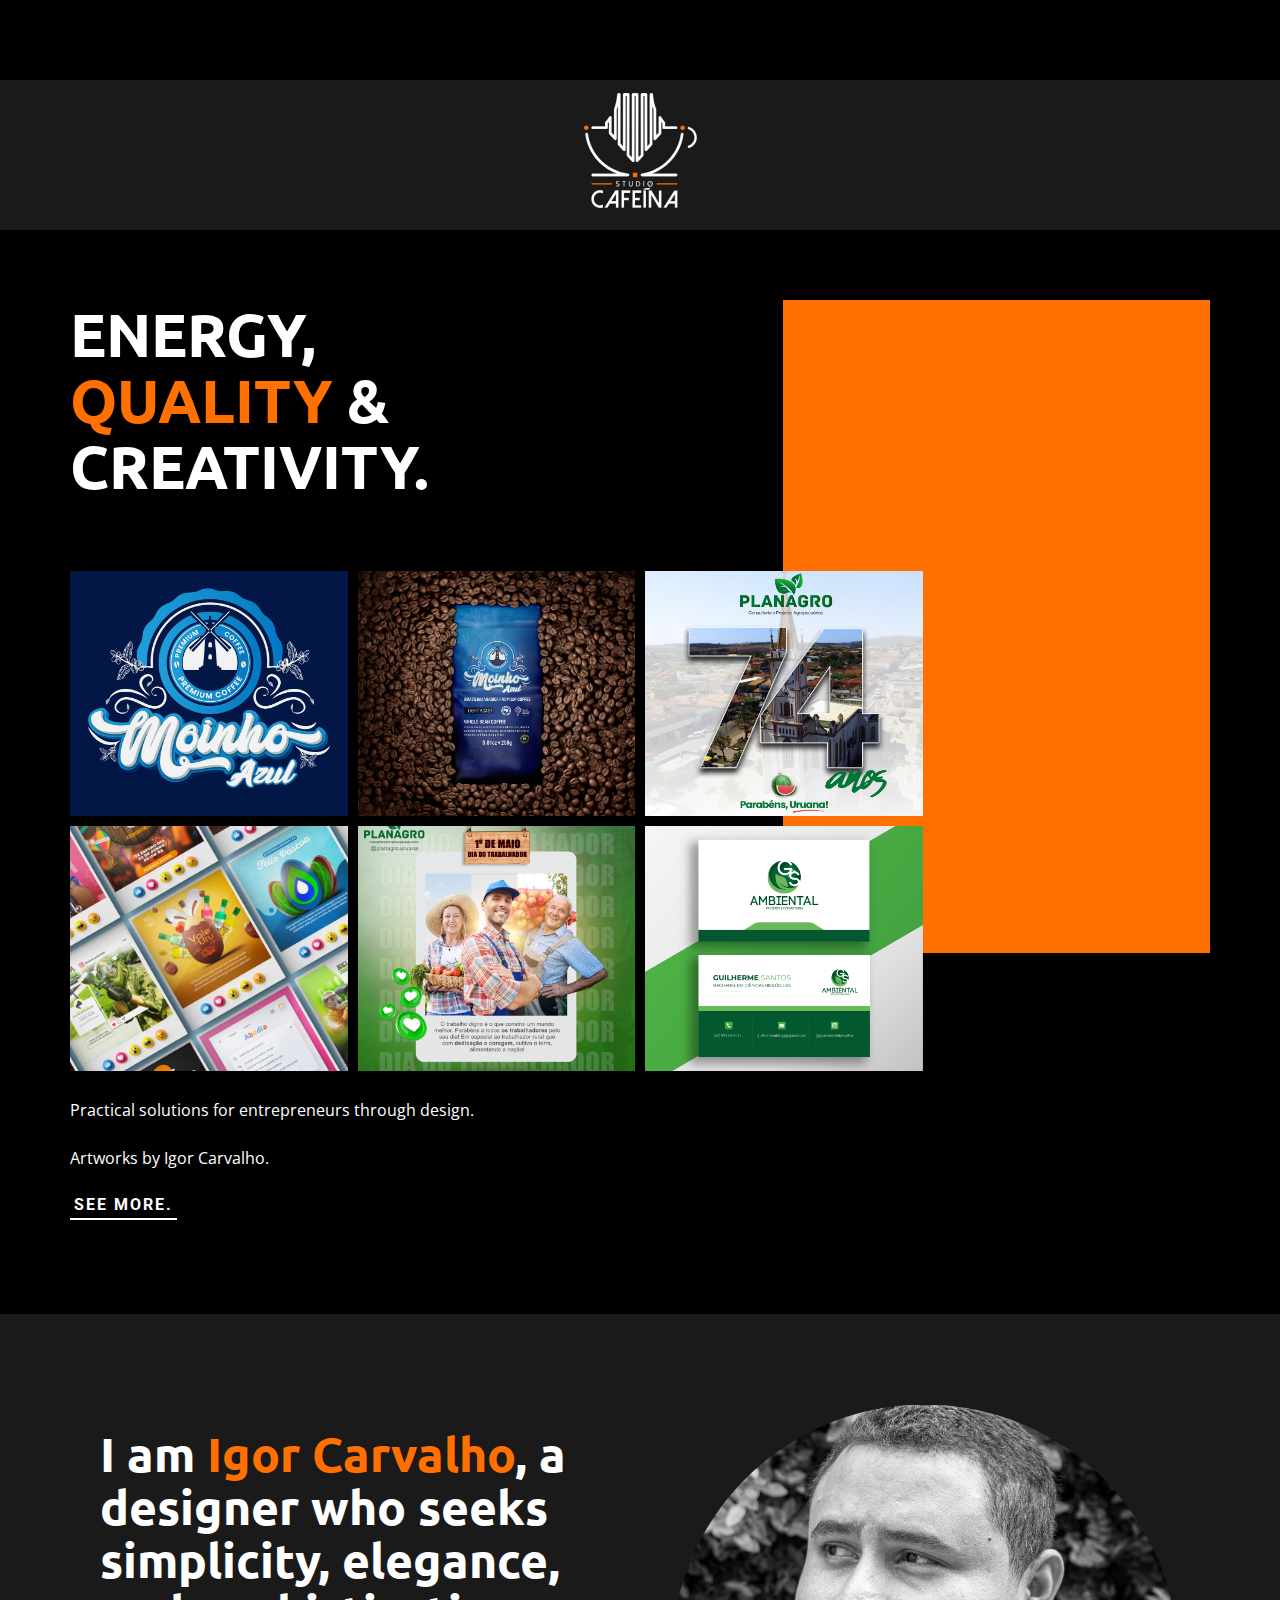
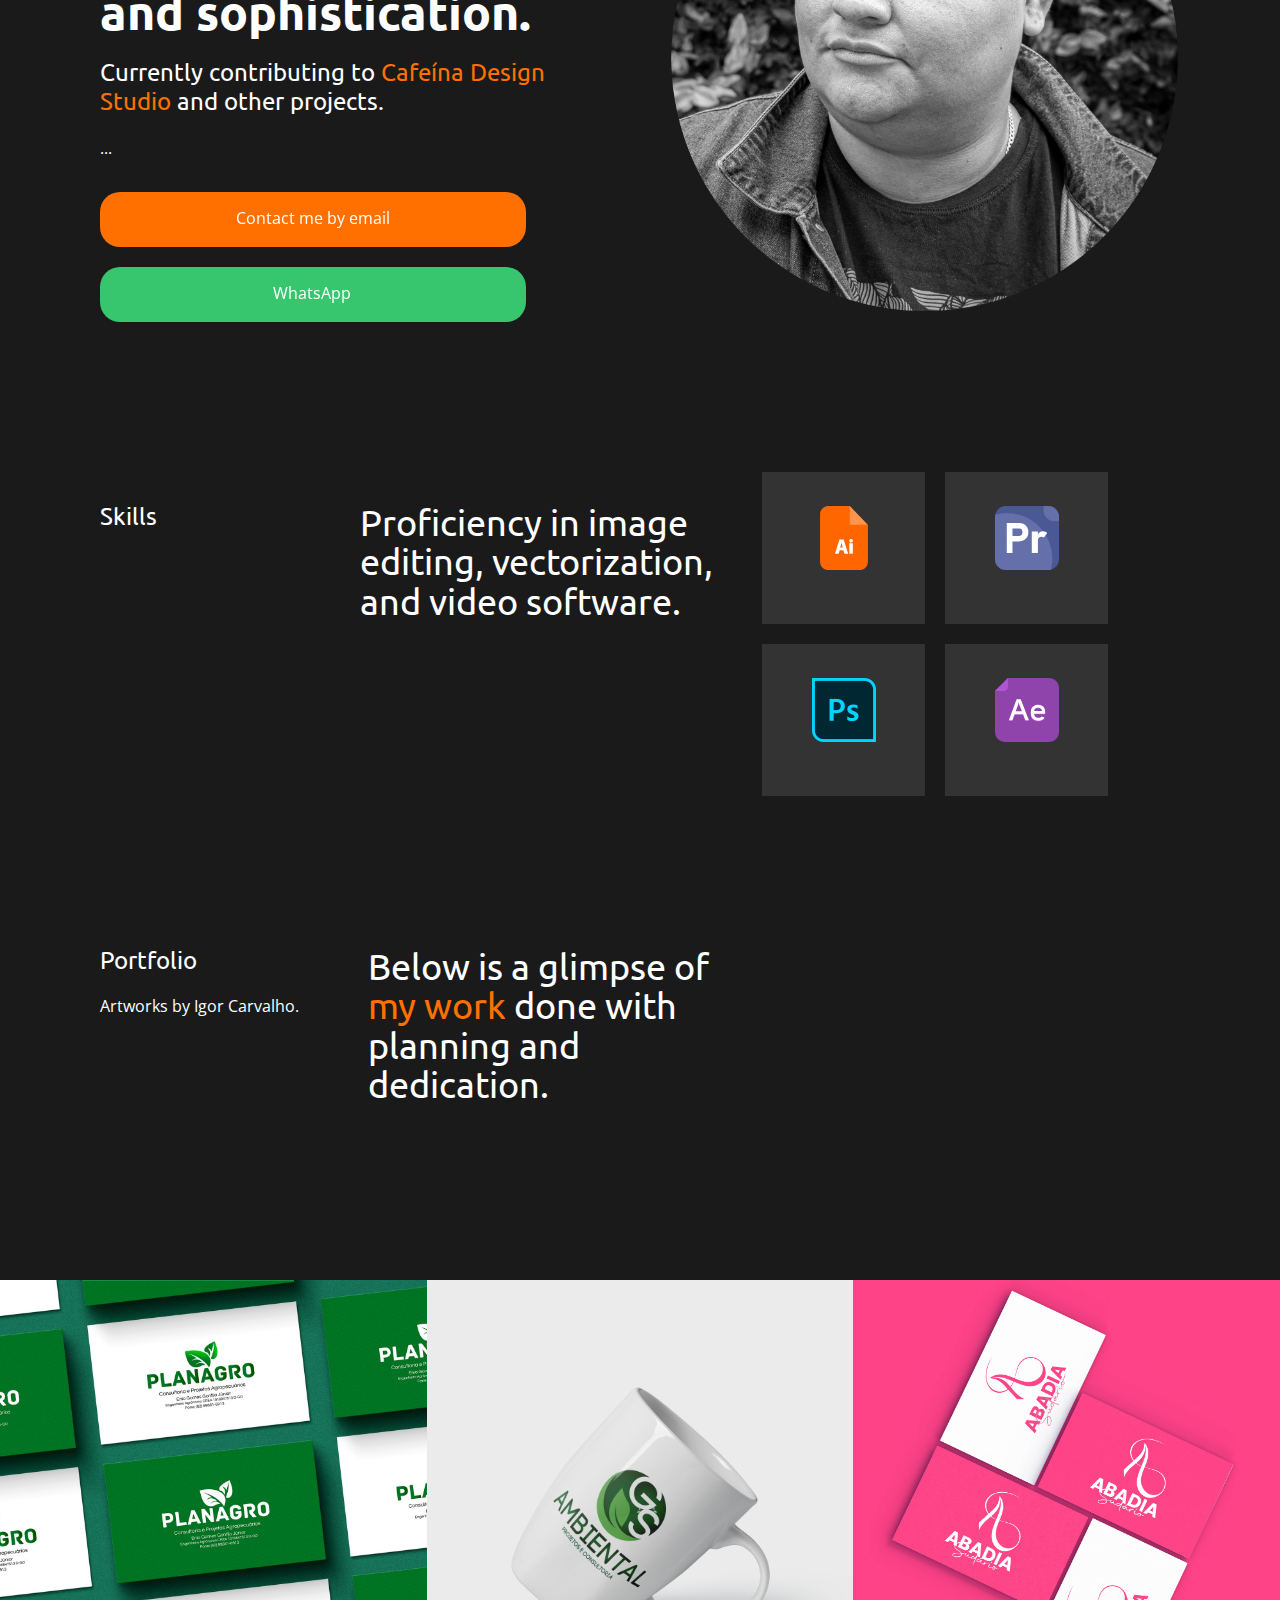
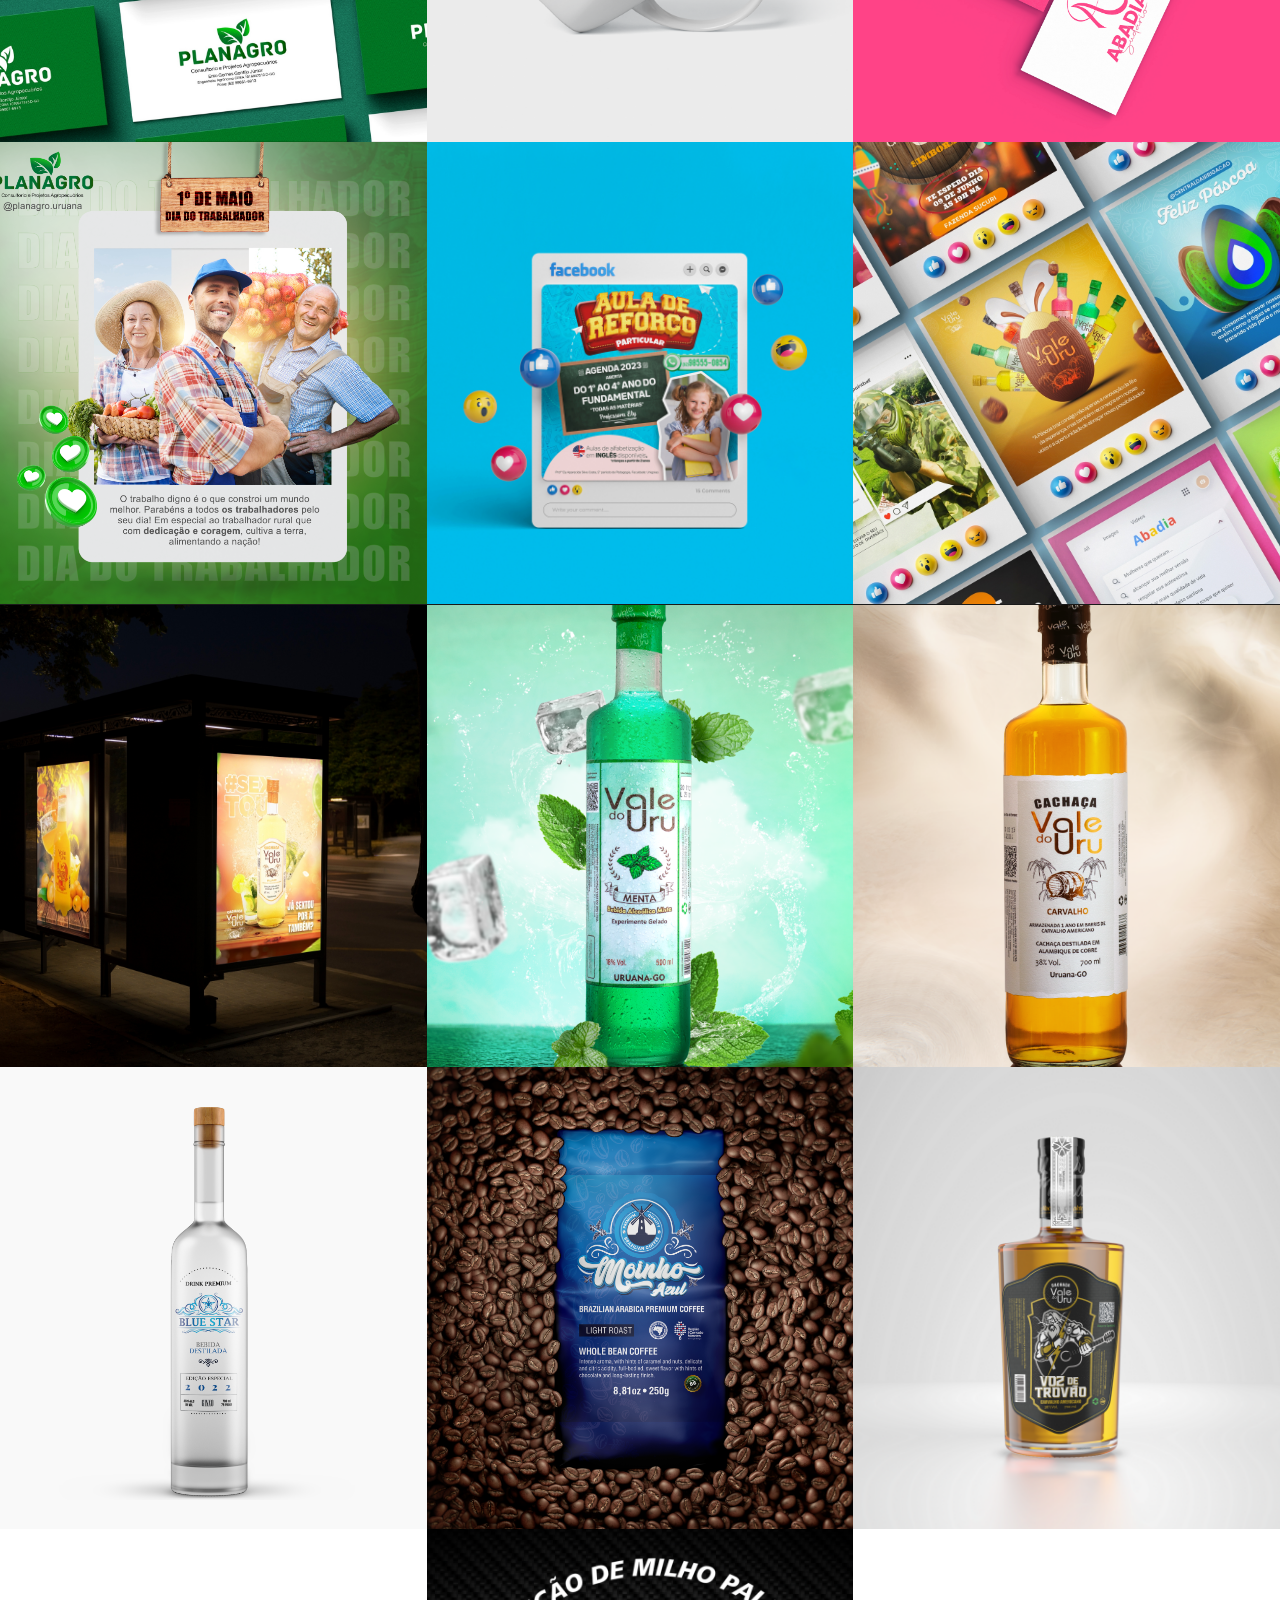
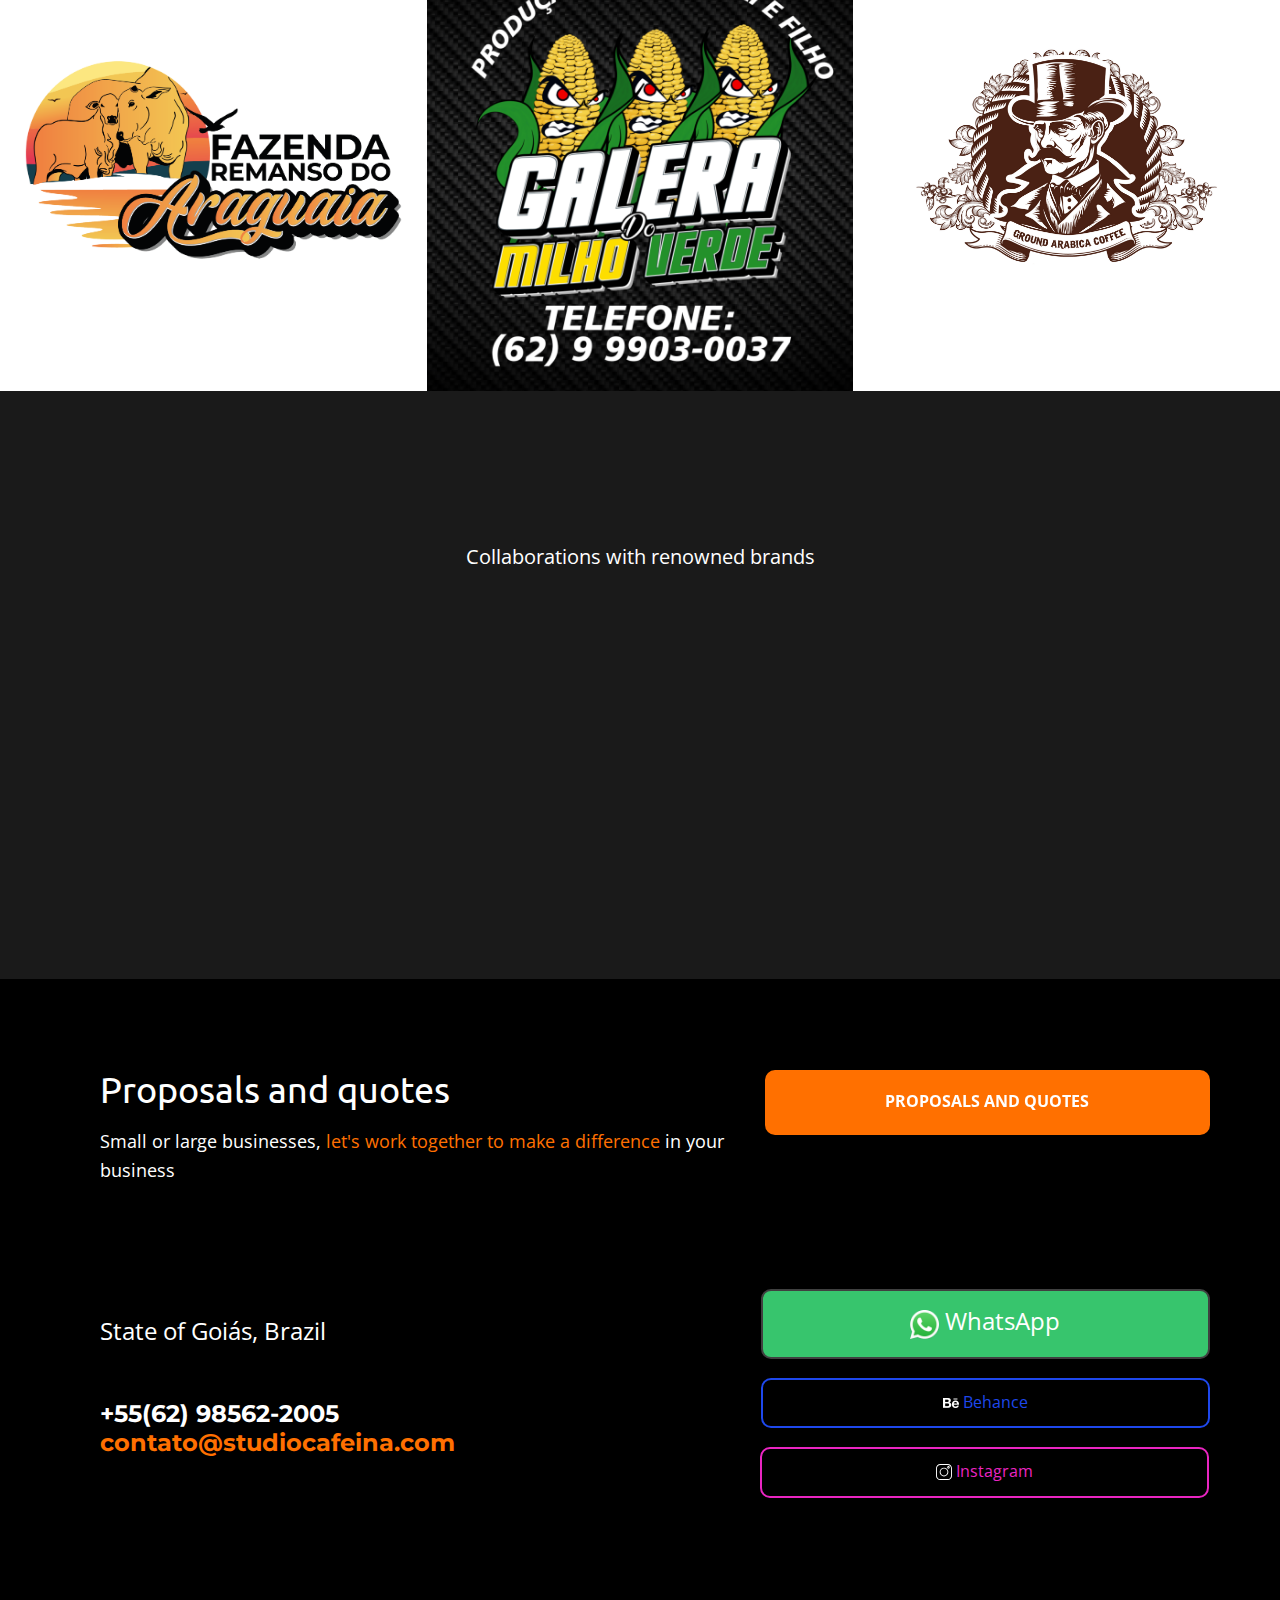
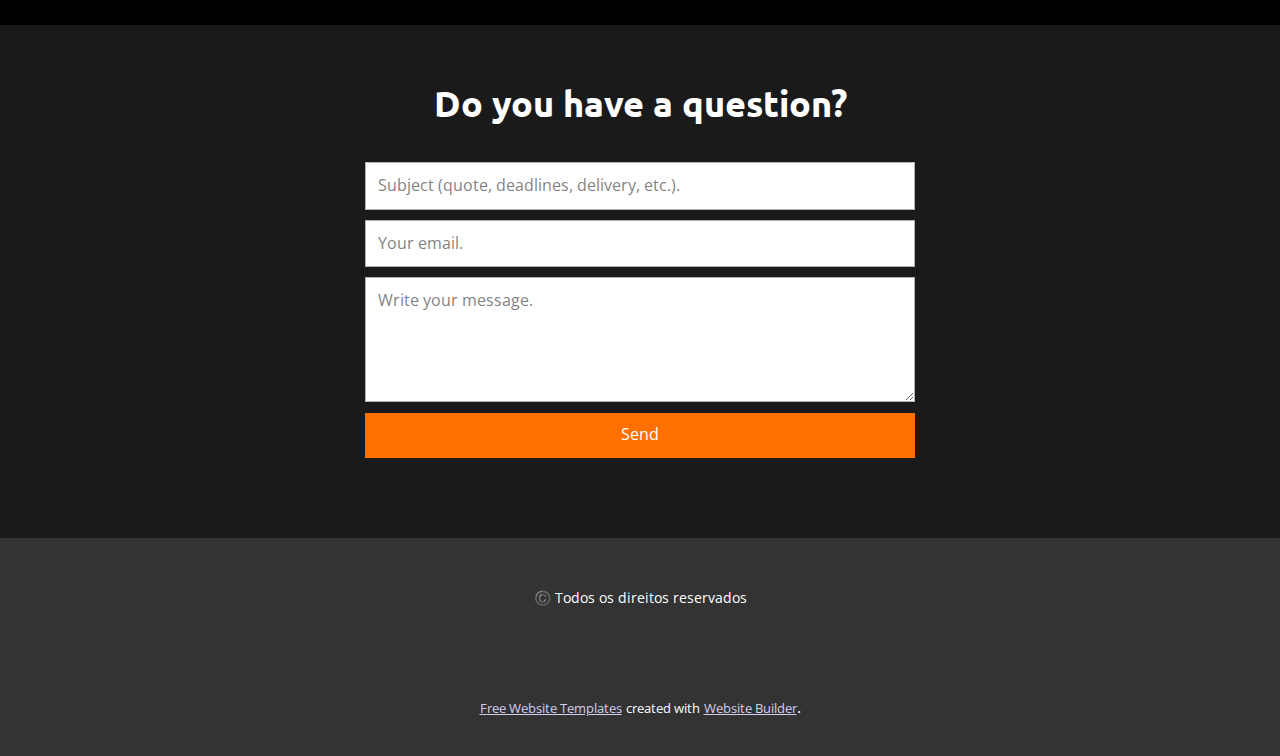
<file: Cafeine.html>
<!DOCTYPE html>
<html style="font-size: 16px;" lang="pt"><head>
    <meta name="viewport" content="width=device-width, initial-scale=1.0">
    <meta charset="utf-8">
    <meta name="keywords" content="Logo, studio cafeina, studio cafeína, @studiocafeina, cardápio, cardápios, logo goias, cardápio goiás, cardápios goiás, rótulos, rótulo, rótulo goiás, rótulos goiás">
    <meta name="description" content="Energia, qualidade e criatividade para empreendedores através do design e de soluções práticas.">
    <title>Cafeine</title>
    <link rel="stylesheet" href="nicepage.css" media="screen">
<link rel="stylesheet" href="Cafeine.css" media="screen">
    <script class="u-script" type="text/javascript" src="jquery.js" defer=""></script>
    <script class="u-script" type="text/javascript" src="nicepage.js" defer=""></script>
    <meta name="generator" content="Nicepage 5.13.1, nicepage.com">
    <meta name="referrer" content="origin">
    <meta property="og:title" content="Portfólio | Studio Cafeína">
    <meta property="og:description" content="Energia, qualidade &amp; criatividade">
    <meta property="og:image" content="images/posts1.jpg">
    <meta property="og:url" content="portfolio.studiocafeina.com">
    <link rel="icon" href="images/Ativo15.svg">
    <link id="u-theme-google-font" rel="stylesheet" href="https://fonts.googleapis.com/css?family=Roboto:100,100i,300,300i,400,400i,500,500i,700,700i,900,900i|Open+Sans:300,300i,400,400i,500,500i,600,600i,700,700i,800,800i">
    <link id="u-page-google-font" rel="stylesheet" href="https://fonts.googleapis.com/css?family=Ubuntu:300,300i,400,400i,500,500i,700,700i|Montserrat:100,100i,200,200i,300,300i,400,400i,500,500i,600,600i,700,700i,800,800i,900,900i">
    
    
    
    
    
    
    
    
    
    
    
    
    
    
    <script type="application/ld+json">{
		"@context": "http://schema.org",
		"@type": "Organization",
		"name": "PORTIFOLIO-STUDIOCAFEINA"
}</script>
    <meta name="theme-color" content="#9d8ad8">
    <meta property="og:type" content="website">
  <meta data-intl-tel-input-cdn-path="intlTelInput/"></head>
  <body class="u-body u-overlap u-overlap-contrast u-xl-mode" data-lang="pt"><header class="u-black u-clearfix u-container-align-left u-header u-header" id="sec-bacc"><div class="u-clearfix u-sheet u-sheet-1">
        <nav class="u-hidden-lg u-hidden-md u-hidden-xl u-hidden-xs u-menu u-menu-hamburger u-offcanvas u-menu-1" data-responsive-from="XL">
          <div class="menu-collapse" style="font-size: 1rem; letter-spacing: 0px;">
            <a class="u-button-style u-custom-left-right-menu-spacing u-custom-padding-bottom u-custom-top-bottom-menu-spacing u-nav-link u-text-active-palette-1-base u-text-hover-palette-2-base" href="#">
              <svg class="u-svg-link" viewBox="0 0 24 24"><use xmlns:xlink="http://www.w3.org/1999/xlink" xlink:href="#menu-hamburger"></use></svg>
              <svg class="u-svg-content" version="1.1" id="menu-hamburger" viewBox="0 0 16 16" x="0px" y="0px" xmlns:xlink="http://www.w3.org/1999/xlink" xmlns="http://www.w3.org/2000/svg"><g><rect y="1" width="16" height="2"></rect><rect y="7" width="16" height="2"></rect><rect y="13" width="16" height="2"></rect>
</g></svg>
            </a>
          </div>
          <div class="u-nav-container">
            <ul class="u-nav u-unstyled u-nav-1"><li class="u-nav-item"><a class="u-button-style u-nav-link u-text-active-palette-1-base u-text-hover-palette-2-base" href="Página-Inicial.html" style="padding: 10px 20px;">Página Inicial</a>
</li><li class="u-nav-item"><a class="u-button-style u-nav-link u-text-active-palette-1-base u-text-hover-palette-2-base" href="Caffeine.html" style="padding: 10px 20px;">Caffeine</a>
</li><li class="u-nav-item"><a class="u-button-style u-nav-link u-text-active-palette-1-base u-text-hover-palette-2-base" href="Cafeine.html" style="padding: 10px 20px;">Cafeine</a>
</li></ul>
          </div>
          <div class="u-nav-container-collapse">
            <div class="u-black u-container-style u-inner-container-layout u-opacity u-opacity-95 u-sidenav">
              <div class="u-inner-container-layout u-sidenav-overflow">
                <div class="u-menu-close"></div>
                <ul class="u-align-center u-nav u-popupmenu-items u-unstyled u-nav-2"><li class="u-nav-item"><a class="u-button-style u-nav-link" href="Página-Inicial.html">Página Inicial</a>
</li><li class="u-nav-item"><a class="u-button-style u-nav-link" href="Caffeine.html">Caffeine</a>
</li><li class="u-nav-item"><a class="u-button-style u-nav-link" href="Cafeine.html">Cafeine</a>
</li></ul>
              </div>
            </div>
            <div class="u-black u-menu-overlay u-opacity u-opacity-70"></div>
          </div>
        </nav>
      </div></header>
    <section class="u-clearfix u-grey-90 u-section-1" id="sec-3655">
      <div class="u-clearfix u-sheet u-sheet-1">
        <img class="u-image u-image-default u-preserve-proportions u-image-1" src="images/Ativo15.svg?rand=26b1" alt="" data-image-width="247" data-image-height="250" data-animation-name="customAnimationIn" data-animation-duration="1000">
      </div>
    </section>
    <section class="u-align-left u-black u-clearfix u-section-2" id="carousel_a4af">
      <div class="u-clearfix u-sheet u-sheet-1">
        <div class="u-custom-color-1 u-shape u-shape-rectangle u-shape-1"></div>
        <h2 class="u-text u-text-1"> Energy, <span class="u-text-custom-color-1">Quality </span>&amp; Creativity.
        </h2>
        <div class="u-gallery u-layout-grid u-lightbox u-show-text-on-hover u-gallery-1">
          <div class="u-gallery-inner u-gallery-inner-1">
            <div class="u-effect-fade u-gallery-item">
              <div class="u-back-slide" data-image-width="1868" data-image-height="1868">
                <img class="u-back-image u-expanded u-back-image-1" src="images/moinhoazullogo2-02.png">
              </div>
              <div class="u-over-slide u-shading u-over-slide-1"></div>
            </div>
            <div class="u-effect-fade u-gallery-item">
              <div class="u-back-slide" data-image-width="1145" data-image-height="913">
                <img class="u-back-image u-expanded u-back-image-2" src="images/Capturadetela2023-08-04204810.png">
              </div>
              <div class="u-over-slide u-shading u-over-slide-2"></div>
            </div>
            <div class="u-effect-fade u-gallery-item">
              <div class="u-back-slide" data-image-width="1080" data-image-height="1080">
                <img class="u-back-image u-expanded u-back-image-3" src="images/studiocafeinaportfolioartevideopostilustraortulos46.png">
              </div>
              <div class="u-over-slide u-shading u-over-slide-3"></div>
            </div>
            <div class="u-effect-fade u-gallery-item">
              <div class="u-back-slide" data-image-width="3000" data-image-height="2000">
                <img class="u-back-image u-expanded u-back-image-4" src="images/posts1.jpg?rand=293a">
              </div>
              <div class="u-over-slide u-shading u-over-slide-4"></div>
            </div>
            <div class="u-effect-fade u-gallery-item">
              <div class="u-back-slide" data-image-width="918" data-image-height="915">
                <img class="u-back-image u-expanded u-back-image-5" src="images/Capturadetela2023-08-04204942.png">
              </div>
              <div class="u-over-slide u-shading u-over-slide-5"></div>
            </div>
            <div class="u-effect-fade u-gallery-item">
              <div class="u-back-slide" data-image-width="2084" data-image-height="2084">
                <img class="u-back-image u-expanded u-back-image-6" src="images/19499662_20-01.png">
              </div>
              <div class="u-over-slide u-shading u-over-slide-6"></div>
            </div>
          </div>
        </div>
        <p class="u-align-center-xs u-text u-text-2"> Practical solutions for entrepreneurs through design.</p>
        <p class="u-align-center-xs u-align-left-lg u-align-left-md u-align-left-sm u-align-left-xl u-text u-text-3"> Artworks by Igor Carvalho.</p>
        <a href="Página-Inicial.html#carousel_8040" class="u-active-none u-border-2 u-border-no-left u-border-no-right u-border-no-top u-border-white u-btn u-btn-rectangle u-button-style u-custom-font u-heading-font u-hover-none u-none u-btn-1"> See more.</a>
      </div>
    </section>
    <section class="u-clearfix u-grey-90 u-section-3" id="carousel_a79e">
      <div class="u-clearfix u-sheet u-valign-middle-md u-valign-middle-xs u-sheet-1">
        <div class="u-clearfix u-expanded-width u-layout-wrap u-layout-wrap-1">
          <div class="u-layout">
            <div class="u-layout-row">
              <div class="u-container-style u-layout-cell u-size-30 u-layout-cell-1">
                <div class="u-container-layout u-container-layout-1">
                  <h2 class="u-custom-font u-font-ubuntu u-text u-text-1"> I am <span class="u-text-custom-color-1">Igor Carvalho</span>, a designer who seeks simplicity, elegance, and sophistication.
                  </h2>
                  <h5 class="u-align-left-xs u-custom-font u-font-ubuntu u-text u-text-default u-text-2"> Currently contributing to <span class="u-text-custom-color-1">Cafeína Design Studio</span>&nbsp;and other projects.
                  </h5>
                  <p class="u-text u-text-default u-text-3">...</p>
                  <a href="mailto:igor@studiocafeina.com?subject=Design%20services%2C%20quotes%2C%20and%20inquiries." class="u-border-none u-btn u-btn-round u-button-style u-custom-color-1 u-radius-20 u-btn-1" target="_blank" data-animation-name="pulse" data-animation-duration="1000" data-animation-direction="">Contact me by email</a>
                  <a href="https://wa.me/5562985622005" class="u-border-none u-btn u-btn-round u-button-style u-palette-5-base u-radius-20 u-btn-2" target="_blank" data-animation-name="pulse" data-animation-duration="1000" data-animation-direction="">WhatsApp</a>
                </div>
              </div>
              <div class="u-container-style u-layout-cell u-size-30 u-layout-cell-2">
                <div class="u-container-layout u-valign-middle-lg u-valign-middle-md u-valign-middle-sm u-container-layout-2">
                  <img class="u-expanded-width u-image u-image-contain u-image-default u-image-1" src="images/AnyConv.com__igorkarvfoto.webp" alt="" data-image-width="3186" data-image-height="3186">
                </div>
              </div>
            </div>
          </div>
        </div>
      </div>
    </section>
    <section class="u-clearfix u-grey-90 u-section-4" id="carousel_7f0c">
      <div class="u-clearfix u-sheet u-sheet-1">
        <div class="u-clearfix u-layout-wrap u-layout-wrap-1">
          <div class="u-layout">
            <div class="u-layout-row">
              <div class="u-container-align-left-sm u-container-align-left-xs u-container-style u-layout-cell u-size-15 u-layout-cell-1">
                <div class="u-container-layout u-valign-top u-container-layout-1">
                  <h5 class="u-align-left-sm u-align-left-xs u-custom-font u-font-ubuntu u-text u-text-default u-text-1"> Skills</h5>
                </div>
              </div>
              <div class="u-container-align-left-sm u-container-align-left-xs u-container-style u-layout-cell u-size-25 u-layout-cell-2">
                <div class="u-container-layout u-valign-top-xs u-container-layout-2">
                  <h2 class="u-align-left-sm u-align-left-xs u-custom-font u-font-ubuntu u-text u-text-default u-text-2"> Proficiency in image editing, vectorization, and video software.</h2>
                </div>
              </div>
              <div class="u-container-style u-layout-cell u-size-20 u-layout-cell-3">
                <div class="u-container-layout u-container-layout-3">
                  <div class="u-expanded-width u-list u-list-1">
                    <div class="u-repeater u-repeater-1">
                      <div class="u-container-align-center u-container-style u-grey-80 u-list-item u-repeater-item u-list-item-1">
                        <div class="u-container-layout u-similar-container u-valign-top u-container-layout-4"><span class="u-icon u-icon-1"><svg class="u-svg-link" preserveAspectRatio="xMidYMin slice" viewBox="0 0 791.454 791.454" style=""><use xmlns:xlink="http://www.w3.org/1999/xlink" xlink:href="#svg-4b0c"></use></svg><svg class="u-svg-content" viewBox="0 0 791.454 791.454" id="svg-4b0c"><g><g id="Vrstva_x0020_1"><path clip-rule="evenodd" d="m202.718 0h264.814l224.164 233.873v454.622c0 56.868-46.092 102.959-102.959 102.959h-386.019c-56.868 0-102.959-46.092-102.959-102.959v-585.536c0-56.867 46.091-102.959 102.959-102.959z" fill="currentColor" fill-rule="evenodd"></path><g fill="#fff"><path clip-rule="evenodd" d="m467.212 0v231.952h224.484z" fill-rule="evenodd" opacity=".302"></path><path d="m287.966 590.55h40.01c1.067 0 2.027-.747 2.241-1.707l11.736-42.144h45.345l12.59 42.144c.32.96 1.28 1.707 2.347 1.707h41.504c1.387 0 2.454-1.067 2.454-2.347 0-.427-.107-.747-.213-1.067l-52.92-170.497c-.32-.96-1.174-1.6-2.241-1.6h-50.68c-1.067 0-2.027.64-2.241 1.6l-52.28 170.817c-.213.747 0 1.494.427 2.134.428.533 1.175.96 1.921.96zm194.823-139.129c13.443 0 23.153-9.069 23.153-21.659-.32-12.91-9.709-21.872-22.939-21.872-6.722 0-12.697 2.347-16.858 6.508-3.841 3.948-5.868 9.496-5.761 15.364-.107 5.761 1.92 11.096 5.868 15.044 4.054 4.268 9.922 6.615 16.537 6.615zm-18.991 10.456c-1.387 0-2.454 1.067-2.454 2.347v123.978c0 1.28 1.067 2.347 2.454 2.347h38.516c1.28 0 2.347-1.067 2.347-2.347v-123.978c0-1.28-1.067-2.347-2.347-2.347zm-83.541 51.213h-31.368l9.282-33.288c1.6-5.975 3.201-13.017 4.801-19.845.32-1.6.64-3.094 1.067-4.695 2.027 8.215 4.268 17.071 6.508 24.646z"></path>
</g>
</g>
</g></svg></span>
                        </div>
                      </div>
                      <div class="u-container-style u-grey-80 u-list-item u-repeater-item u-list-item-2">
                        <div class="u-container-layout u-similar-container u-valign-top u-container-layout-5"><span class="u-icon u-icon-2"><svg class="u-svg-link" preserveAspectRatio="xMidYMin slice" viewBox="0 0 512 512" style=""><use xmlns:xlink="http://www.w3.org/1999/xlink" xlink:href="#svg-8a32"></use></svg><svg class="u-svg-content" viewBox="0 0 512 512" id="svg-8a32"><g id="Layer_2"><g id="Layer_1-2"><g id="Pr"><rect fill="#4b5896" height="512" rx="86.57" width="512"></rect><path d="m425.43 0h-36.43v34.43a86.57 86.57 0 0 0 86.57 86.57h36.43v-34.43a86.57 86.57 0 0 0 -86.57-86.57z" fill="#656faa"></path><path d="m96 57a363.32 363.32 0 0 0 -94.29 12.37 87 87 0 0 0 -1.71 17.2v338.86a86.57 86.57 0 0 0 86.57 86.57h338.86a86.61 86.61 0 0 0 22.57-3 363.73 363.73 0 0 0 11-89c0-200.48-162.52-363-363-363z" fill="#656faa"></path><g fill="#fff"><path d="m94.22 135.31h45.49v241.38h-45.49zm20.78 103.92h77.2a27.37 27.37 0 0 0 14.36-3.73 25.6 25.6 0 0 0 9.68-10.5 33.82 33.82 0 0 0 3.49-15.61 35.3 35.3 0 0 0 -3.41-15.85 24.93 24.93 0 0 0 -9.63-10.63 27.68 27.68 0 0 0 -14.52-3.74h-77.17v-43.86h76q22.59 0 39.77 9.21a65.48 65.48 0 0 1 26.64 26q9.46 16.77 9.46 38.85t-9.46 38.76a65.1 65.1 0 0 1 -26.64 25.82q-17.19 9.13-39.77 9.13h-76z"></path><path d="m294.27 204.37h48.81v172.32h-48.81zm88.81 43a34 34 0 0 0 -11.08-1.66q-13.79 0-21.33 8.88t-7.55 24.65l-3.49-44.82q7.14-15.43 18.51-24a40.65 40.65 0 0 1 25-8.55 53.42 53.42 0 0 1 19.51 3.4 42.55 42.55 0 0 1 15.19 10.05l-26.56 37a20.89 20.89 0 0 0 -8.2-4.95z"></path>
</g>
</g>
</g>
</g></svg></span>
                        </div>
                      </div>
                      <div class="u-container-style u-grey-80 u-list-item u-repeater-item u-list-item-3">
                        <div class="u-container-layout u-similar-container u-valign-top u-container-layout-6"><span class="u-file-icon u-icon u-icon-3"><img src="images/5210800.png" alt=""></span>
                        </div>
                      </div>
                      <div class="u-container-style u-grey-80 u-list-item u-repeater-item u-list-item-4">
                        <div class="u-container-layout u-similar-container u-valign-top u-container-layout-7"><span class="u-icon u-icon-4"><svg class="u-svg-link" preserveAspectRatio="xMidYMin slice" viewBox="0 0 511 511" style=""><use xmlns:xlink="http://www.w3.org/1999/xlink" xlink:href="#svg-74c1"></use></svg><svg class="u-svg-content" viewBox="0 0 511 511" x="0px" y="0px" id="svg-74c1" style="enable-background:new 0 0 511 511;"><path style="fill:#8F44AB;" d="M511,431c0,44.183-35.817,80-80,80H80c-44.183,0-80-35.817-80-80V104L104,0h327
	c44.183,0,80,35.817,80,80V431z"></path><path style="fill:#B154D4;" d="M0,104h69.334C88.4,104,104,88.666,104,69.6V0L0,104z"></path><polygon style="opacity:0.2;fill:#5D5D5D;enable-background:new    ;" points="0,159.733 0,104 55.467,104 "></polygon><path style="fill:#B154D4;" d="M156.673,296.048l-17.575,47.669H110.45l62.354-167.321h32.502l65.484,167.321h-28.168
	l-18.538-47.669H156.673z M164.858,272.455h50.317l-21.908-56.096l-3.853-18.778l-3.853,18.778L164.858,272.455z"></path><path style="fill:#B154D4;" d="M312.436,291.233c0,4.657,0.602,8.949,1.806,12.88c1.204,3.935,3.208,7.306,6.019,10.111
	c2.807,2.811,6.538,5.019,11.195,6.621c4.652,1.606,10.432,2.407,17.334,2.407c6.098,0,10.834-0.88,14.204-2.648
	c3.37-1.764,6.981-4.491,10.833-8.186l21.668,8.908c-5.139,8.667-11.959,15.047-20.463,19.14c-8.51,4.093-17.658,6.139-27.446,6.139
	c-20.065,0-35.312-5.214-45.743-15.648c-10.435-10.432-15.648-25.839-15.648-46.224v-2.648c0-2.084,0-4.093,0-6.019
	c0-1.927,0.079-3.77,0.241-5.538c0.319-7.704,2.084-14.686,5.296-20.945c3.209-6.259,7.464-11.635,12.76-16.13
	c5.297-4.491,11.395-7.944,18.297-10.353c6.899-2.407,14.205-3.611,21.908-3.611c8.826,0,16.691,1.407,23.594,4.214
	c6.899,2.81,12.76,6.74,17.575,11.796c4.815,5.057,8.464,11.158,10.954,18.298c2.486,7.144,3.732,15.047,3.732,23.714v13.723
	L312.436,291.233L312.436,291.233z M312.436,268.844h61.873c0-3.853-0.723-7.381-2.167-10.594c-1.444-3.208-3.491-5.936-6.14-8.186
	c-2.648-2.245-5.777-4.01-9.389-5.296c-3.611-1.283-7.584-1.926-11.918-1.926c-4.014,0-7.943,0.481-11.796,1.444
	s-7.306,2.527-10.353,4.694c-3.051,2.167-5.5,4.897-7.343,8.186C313.357,260.459,312.436,264.352,312.436,268.844z"></path><path style="fill:#FFFFFF;" d="M156.673,290.048l-17.575,47.669H110.45l62.354-167.321h32.502l65.484,167.321h-28.168
	l-18.538-47.669H156.673z M164.858,266.455h50.317l-21.908-56.096l-3.853-18.778l-3.853,18.778L164.858,266.455z"></path><path style="fill:#FFFFFF;" d="M312.436,285.233c0,4.657,0.602,8.949,1.806,12.88c1.204,3.935,3.208,7.306,6.019,10.111
	c2.807,2.811,6.538,5.019,11.195,6.621c4.652,1.606,10.432,2.407,17.334,2.407c6.098,0,10.834-0.88,14.204-2.648
	c3.37-1.764,6.981-4.491,10.833-8.186l21.668,8.908c-5.139,8.667-11.959,15.047-20.463,19.14c-8.51,4.093-17.658,6.139-27.446,6.139
	c-20.065,0-35.312-5.214-45.743-15.648c-10.435-10.432-15.648-25.839-15.648-46.224v-2.648c0-2.084,0-4.093,0-6.019
	c0-1.927,0.079-3.77,0.241-5.538c0.319-7.704,2.084-14.686,5.296-20.945c3.209-6.259,7.464-11.635,12.76-16.13
	c5.297-4.491,11.395-7.944,18.297-10.353c6.899-2.407,14.205-3.611,21.908-3.611c8.826,0,16.691,1.407,23.594,4.214
	c6.899,2.81,12.76,6.74,17.575,11.796c4.815,5.057,8.464,11.158,10.954,18.298c2.486,7.144,3.732,15.047,3.732,23.714v13.723
	L312.436,285.233L312.436,285.233z M312.436,262.844h61.873c0-3.853-0.723-7.381-2.167-10.594c-1.444-3.208-3.491-5.936-6.14-8.186
	c-2.648-2.245-5.777-4.01-9.389-5.296c-3.611-1.283-7.584-1.926-11.918-1.926c-4.014,0-7.943,0.481-11.796,1.444
	s-7.306,2.527-10.353,4.694c-3.051,2.167-5.5,4.897-7.343,8.186C313.357,254.459,312.436,258.352,312.436,262.844z"></path></svg></span>
                        </div>
                      </div>
                    </div>
                  </div>
                </div>
              </div>
            </div>
          </div>
        </div>
      </div>
    </section>
    <section class="u-clearfix u-grey-90 u-section-5" id="carousel_8040">
      <div class="u-clearfix u-sheet u-sheet-1">
        <div class="u-clearfix u-expanded-width-xs u-layout-wrap u-layout-wrap-1">
          <div class="u-layout">
            <div class="u-layout-row">
              <div class="u-container-style u-layout-cell u-size-23-md u-size-23-sm u-size-23-xs u-size-25-lg u-size-25-xl u-layout-cell-1">
                <div class="u-container-layout u-container-layout-1">
                  <h4 class="u-custom-font u-font-ubuntu u-text u-text-default u-text-1"> Portfolio</h4>
                  <p class="u-text u-text-default u-text-2"> Artworks by Igor Carvalho.</p>
                </div>
              </div>
              <div class="u-container-style u-layout-cell u-size-35-lg u-size-35-xl u-size-37-md u-size-37-sm u-size-37-xs u-layout-cell-2">
                <div class="u-container-layout u-valign-top-xs u-container-layout-2">
                  <h2 class="u-custom-font u-font-ubuntu u-text u-text-3"> Below is a glimpse of <span class="u-text-custom-color-1">my work</span> done with planning and dedication.
                  </h2>
                </div>
              </div>
            </div>
          </div>
        </div>
        <div class="u-expanded-width u-list u-list-1">
          <div class="u-repeater u-repeater-1"></div>
        </div>
      </div>
    </section>
    <section class="u-align-center u-clearfix u-grey-90 u-valign-bottom-md u-valign-middle-sm u-valign-middle-xs u-section-6" id="sec-f98f">
      <div class="u-expanded-width u-gallery u-layout-grid u-lightbox u-show-text-on-hover u-gallery-1">
        <div class="u-gallery-inner u-gallery-inner-1">
          <div class="u-effect-fade u-gallery-item">
            <div class="u-back-slide" data-image-width="2400" data-image-height="1800">
              <img class="u-back-image u-expanded" src="images/26184521_m016t0078_apr0822_view_8.jpg" alt="Planagro">
            </div>
            <div class="u-over-slide u-shading u-valign-middle u-over-slide-1">
              <h3 class="u-gallery-heading" style="text-transform: uppercase;">Planagro</h3>
              <p class="u-gallery-text">Logo</p>
            </div>
          </div>
          <div class="u-effect-fade u-gallery-item">
            <div class="u-back-slide" data-image-width="3500" data-image-height="2300">
              <img class="u-back-image u-expanded" src="images/portfolio-studio-cafeina1.png" alt="GS Ambiental">
            </div>
            <div class="u-over-slide u-shading u-valign-middle u-over-slide-2">
              <h3 class="u-gallery-heading" style="text-transform: uppercase;">GS Ambiental</h3>
              <p class="u-gallery-text">Logo</p>
            </div>
          </div>
          <div class="u-effect-fade u-gallery-item">
            <div class="u-back-slide" data-image-width="3300" data-image-height="2700">
              <img class="u-back-image u-expanded u-back-image-3" src="images/portfolio-studio-cafeina2.png" alt="Abadia Sudário">
            </div>
            <div class="u-over-slide u-shading u-valign-middle u-over-slide-3">
              <h3 class="u-gallery-heading" style="text-transform: uppercase;">Abadia Sudário</h3>
              <p class="u-gallery-text">Logo</p>
            </div>
          </div>
        </div>
      </div>
    </section>
    <section class="u-align-center u-clearfix u-grey-90 u-section-7" id="sec-3627">
      <div class="u-expanded-width u-gallery u-layout-grid u-lightbox u-show-text-on-hover u-gallery-1">
        <div class="u-gallery-inner u-gallery-inner-1">
          <div class="u-effect-fade u-gallery-item">
            <div class="u-back-slide" data-image-width="918" data-image-height="915">
              <img class="u-back-image u-expanded" src="images/Capturadetela2023-08-04204942.png" alt="Labor Day">
            </div>
            <div class="u-over-slide u-shading u-valign-middle u-over-slide-1">
              <h3 class="u-gallery-heading" style="text-transform: uppercase;">Labor Day</h3>
              <p class="u-gallery-text">Social media assets</p>
            </div>
          </div>
          <div class="u-effect-fade u-gallery-item">
            <div class="u-back-slide" data-image-width="1920" data-image-height="1920">
              <img class="u-back-image u-expanded u-back-image-2" src="images/auladereforo1.jpg" alt="Tutoring classes">
            </div>
            <div class="u-over-slide u-shading u-valign-middle u-over-slide-2">
              <h3 class="u-gallery-heading" style="text-transform: uppercase;">Tutoring classes</h3>
              <p class="u-gallery-text">Social media assets</p>
            </div>
          </div>
          <div class="u-effect-fade u-gallery-item">
            <div class="u-back-slide" data-image-width="3000" data-image-height="2000">
              <img class="u-back-image u-expanded u-back-image-3" src="images/posts1.jpg?rand=3d30" alt="Other social media artworks">
            </div>
            <div class="u-over-slide u-shading u-valign-middle u-over-slide-3">
              <h3 class="u-gallery-heading" style="text-transform: uppercase;">Other social media artworks</h3>
              <p class="u-gallery-text">Social media assets</p>
            </div>
          </div>
        </div>
      </div>
    </section>
    <section class="u-align-center u-clearfix u-grey-90 u-valign-middle-lg u-valign-middle-md u-valign-middle-sm u-valign-middle-xs u-section-8" id="sec-30d6">
      <div class="u-expanded-width u-gallery u-layout-grid u-lightbox u-show-text-on-hover u-gallery-1">
        <div class="u-gallery-inner u-gallery-inner-1">
          <div class="u-effect-fade u-gallery-item">
            <div class="u-back-slide" data-image-width="3629" data-image-height="2415">
              <img class="u-back-image u-expanded" src="images/vale-do-uru-ponto.jpg" alt="Vale do Uru - Brazilian sugarcane liquor">
            </div>
            <div class="u-over-slide u-shading u-valign-middle u-over-slide-1">
              <h3 class="u-gallery-heading" style="text-transform: uppercase;">Vale do Uru - Brazilian sugarcane liquor</h3>
              <p class="u-gallery-text">Image manipulation and editing for products</p>
            </div>
          </div>
          <div class="u-effect-fade u-gallery-item">
            <div class="u-back-slide" data-image-width="609" data-image-height="915">
              <img class="u-back-image u-expanded u-back-image-2" src="images/Capturadetela2023-08-04204457.png" alt="Vale do Uru - Menta - Brazilian sugarcane liquor">
            </div>
            <div class="u-over-slide u-shading u-valign-middle u-over-slide-2">
              <h3 class="u-gallery-heading" style="text-transform: uppercase;">Vale do Uru - Menta - Brazilian sugarcane liquor</h3>
              <p class="u-gallery-text">Image manipulation and editing for products</p>
            </div>
          </div>
          <div class="u-effect-fade u-gallery-item">
            <div class="u-back-slide" data-image-width="608" data-image-height="917">
              <img class="u-back-image u-expanded u-back-image-3" src="images/Capturadetela2023-08-04211737.png" alt="Vale do Uru - Carvalho - Brazilian sugarcane liquor">
            </div>
            <div class="u-over-slide u-shading u-valign-middle u-over-slide-3">
              <h3 class="u-gallery-heading" style="text-transform: uppercase;">Vale do Uru - Carvalho - Brazilian sugarcane liquor</h3>
              <p class="u-gallery-text">Image manipulation and editing for products</p>
            </div>
          </div>
        </div>
      </div>
    </section>
    <section class="u-align-center u-clearfix u-grey-90 u-valign-middle-lg u-valign-middle-md u-valign-middle-sm u-valign-middle-xs u-section-9" id="sec-e444">
      <div class="u-expanded-width u-gallery u-layout-grid u-lightbox u-show-text-on-hover u-gallery-1">
        <div class="u-gallery-inner u-gallery-inner-1">
          <div class="u-effect-fade u-gallery-item">
            <div class="u-back-slide" data-image-width="1190" data-image-height="894">
              <img class="u-back-image u-expanded" src="images/studiocafeinaportfolioartevideopostilustraortulos7.png" alt="Blue Star - Brazilian sugarcane liquor">
            </div>
            <div class="u-over-slide u-shading u-valign-middle u-over-slide-1">
              <h3 class="u-gallery-heading" style="text-transform: uppercase;">Blue Star - Brazilian sugarcane liquor</h3>
              <p class="u-gallery-text">Labels and packaging</p>
            </div>
          </div>
          <div class="u-effect-fade u-gallery-item">
            <div class="u-back-slide" data-image-width="1145" data-image-height="913">
              <img class="u-back-image u-expanded" src="images/Capturadetela2023-08-04204810.png" alt="Moinho Azul Coffee">
            </div>
            <div class="u-over-slide u-shading u-valign-middle u-over-slide-2">
              <h3 class="u-gallery-heading" style="text-transform: uppercase;">Moinho Azul Coffee</h3>
              <p class="u-gallery-text">Labels and packaging</p>
            </div>
          </div>
          <div class="u-effect-fade u-gallery-item">
            <div class="u-back-slide" data-image-width="2798" data-image-height="2798">
              <img class="u-back-image u-expanded u-back-image-3" src="images/voz1.png" alt="Voz de Trovão - Brazilian sugarcane liquor">
            </div>
            <div class="u-over-slide u-shading u-valign-middle u-over-slide-3">
              <h3 class="u-gallery-heading" style="text-transform: uppercase;">Voz de Trovão - Brazilian sugarcane liquor</h3>
              <p class="u-gallery-text">Labels and packaging</p>
            </div>
          </div>
        </div>
      </div>
    </section>
    <section class="u-align-center u-clearfix u-grey-90 u-valign-top u-section-10" id="sec-4403">
      <div class="u-expanded-width u-gallery u-layout-grid u-lightbox u-show-text-on-hover u-gallery-1">
        <div class="u-gallery-inner u-gallery-inner-1">
          <div class="u-effect-fade u-gallery-item">
            <div class="u-back-slide" data-image-width="2363" data-image-height="2363">
              <img class="u-back-image u-expanded" src="images/Fazenda-Remanso-do-Araguaia-logo_Prancheta11.png" alt="Remanso do Araguaia Farm">
            </div>
            <div class="u-over-slide u-shading u-valign-middle u-over-slide-1">
              <h3 class="u-gallery-heading" style="text-transform: uppercase;">Remanso do Araguaia Farm</h3>
              <p class="u-gallery-text">Illustrations</p>
            </div>
          </div>
          <div class="u-effect-fade u-gallery-item">
            <div class="u-back-slide" data-image-width="1010" data-image-height="1010">
              <img class="u-back-image u-expanded" src="images/studiocafeinaportfolioartevideopostilustraortulos5.png" alt="Galera do Milho Verde sticker">
            </div>
            <div class="u-over-slide u-shading u-valign-middle u-over-slide-2">
              <h3 class="u-gallery-heading" style="text-transform: uppercase;">Galera do Milho Verde sticker</h3>
              <p class="u-gallery-text">Illustrations</p>
            </div>
          </div>
          <div class="u-effect-fade u-gallery-item">
            <div class="u-back-slide" data-image-width="2800" data-image-height="3200">
              <img class="u-back-image u-expanded u-back-image-3" src="images/studiocafeinaportfolioartevideopostilustraortulos241.png" alt="Rugendas Coffee">
            </div>
            <div class="u-over-slide u-shading u-valign-middle u-over-slide-3">
              <h3 class="u-gallery-heading" style="text-transform: uppercase;">Rugendas Coffee</h3>
              <p class="u-gallery-text">Illustrations</p>
            </div>
          </div>
        </div>
      </div>
    </section>
    <section class="u-align-center u-clearfix u-grey-90 u-section-11" id="sec-7764">
      <div class="u-clearfix u-sheet u-sheet-1">
        <h2 class="u-align-center u-text u-text-1" data-animation-name="customAnimationIn" data-animation-duration="1000"> Clients and partners</h2>
        <p class="u-align-center u-text u-text-2"> Collaborations with renowned brands</p>
        <div class="u-expanded-width u-list u-list-1">
          <div class="u-repeater u-repeater-1">
            <div class="u-container-align-center u-container-style u-list-item u-repeater-item">
              <div class="u-container-layout u-similar-container u-valign-middle-lg u-valign-middle-md u-valign-middle-sm u-valign-middle-xl u-container-layout-1">
                <img alt="" class="u-image u-image-contain u-image-default u-image-1" data-image-width="250" data-image-height="114" src="images/Ativo2.svg" data-animation-name="customAnimationIn" data-animation-duration="1500">
              </div>
            </div>
            <div class="u-container-align-center-lg u-container-align-center-md u-container-align-center-sm u-container-align-center-xl u-container-style u-list-item u-repeater-item">
              <div class="u-container-layout u-similar-container u-valign-middle-lg u-valign-middle-md u-valign-middle-sm u-valign-middle-xl u-container-layout-2">
                <img alt="" class="u-image u-image-contain u-image-default u-image-2" data-image-width="3920" data-image-height="4609" src="images/AnyConv.com__abadialogosite-01.webp" data-animation-name="customAnimationIn" data-animation-duration="1500">
              </div>
            </div>
            <div class="u-container-align-center u-container-style u-list-item u-repeater-item">
              <div class="u-container-layout u-similar-container u-valign-middle-lg u-valign-middle-md u-valign-middle-sm u-valign-middle-xl u-container-layout-3">
                <img alt="" class="u-image u-image-contain u-image-default u-image-3" data-image-width="262" data-image-height="150" src="images/Ativo1.svg" data-animation-name="customAnimationIn" data-animation-duration="1500">
              </div>
            </div>
            <div class="u-container-align-center-lg u-container-align-center-md u-container-align-center-sm u-container-align-center-xl u-container-style u-list-item u-repeater-item">
              <div class="u-container-layout u-similar-container u-valign-middle-lg u-valign-middle-md u-valign-middle-sm u-valign-middle-xl u-container-layout-4">
                <img alt="" class="u-image u-image-contain u-image-default u-image-4" data-image-width="160" data-image-height="150" src="images/Ativo12.svg" data-animation-name="customAnimationIn" data-animation-duration="1500">
              </div>
            </div>
            <div class="u-container-align-center-lg u-container-align-center-md u-container-align-center-sm u-container-align-center-xl u-container-style u-list-item u-repeater-item">
              <div class="u-container-layout u-similar-container u-valign-middle-lg u-valign-middle-md u-valign-middle-sm u-valign-middle-xl u-container-layout-5">
                <img alt="" class="u-image u-image-contain u-image-default u-image-5" data-image-width="231" data-image-height="150" src="images/Ativo13.svg" data-animation-name="customAnimationIn" data-animation-duration="1500">
              </div>
            </div>
            <div class="u-container-align-center-lg u-container-align-center-md u-container-align-center-sm u-container-align-center-xl u-container-style u-list-item u-repeater-item">
              <div class="u-container-layout u-similar-container u-valign-middle-lg u-valign-middle-md u-valign-middle-sm u-valign-middle-xl u-container-layout-6">
                <img alt="" class="u-image u-image-contain u-image-default u-image-6" data-image-width="203" data-image-height="150" src="images/Ativo14.svg" data-animation-name="customAnimationIn" data-animation-duration="1500">
              </div>
            </div>
            <div class="u-container-align-center-lg u-container-align-center-md u-container-align-center-sm u-container-align-center-xl u-container-style u-list-item u-repeater-item">
              <div class="u-container-layout u-similar-container u-valign-middle-lg u-valign-middle-md u-valign-middle-sm u-valign-middle-xl u-container-layout-7">
                <img alt="" class="u-image u-image-contain u-image-default u-image-7" data-image-width="86" data-image-height="86" src="images/711285_44ae947583e14795b7fb638aa3a6e25fmv2.webp" data-animation-name="customAnimationIn" data-animation-duration="1500">
              </div>
            </div>
            <div class="u-container-align-center u-container-style u-list-item u-repeater-item">
              <div class="u-container-layout u-similar-container u-valign-middle-lg u-valign-middle-md u-valign-middle-sm u-valign-middle-xl u-container-layout-8">
                <img alt="" class="u-image u-image-contain u-image-default u-image-8" data-image-width="150" data-image-height="150" src="images/711285_87711f2250764830ab766d851d7ae88amv21.webp" data-animation-name="customAnimationIn" data-animation-duration="1500">
              </div>
            </div>
          </div>
        </div>
      </div>
      <style data-mode="XXL">@media (max-width: 0px) {
   .u-section-11 {
    background-image: none;
  }
  .u-section-11 .u-sheet-1 {
    min-height: 905px;
  }
  .u-section-11 .u-text-1 {
    --animation-custom_in-translate_x: 0px;
    --animation-custom_in-translate_y: -100px;
    --animation-custom_in-opacity: 0;
    --animation-custom_in-rotate: 0deg;
    --animation-custom_in-scale: 0.3;
    margin-top: 60px;
    margin-left: auto;
    margin-right: auto;
    margin-bottom: 0;
  }
  .u-section-11 .u-text-2 {
    line-height: 2;
    font-size: 1.25rem;
    margin-top: 28px;
    margin-left: 0;
    margin-right: 0;
    margin-bottom: 0;
  }
  .u-block-a0b1-65 {
    border-style: solid;
    padding-top: 0;
    padding-bottom: 0;
    padding-left: 0;
    padding-right: 0;
  }
  .u-section-11 .u-list-1 {
    grid-template-rows: repeat(1, auto);
    margin-top: 58px;
    margin-bottom: 60px;
  }
  .u-section-11 .u-repeater-1 {
    grid-template-columns: repeat(4, 25%);
    min-height: 460px;
    grid-gap: 0px;
  }
  .u-section-11 .u-container-layout-1 {
    padding-top: 30px;
    padding-bottom: 30px;
    padding-left: 40px;
    padding-right: 40px;
  }
  .u-section-11 .u-image-1 {
    height: 62px;
    width: 192px;
    --animation-custom_in-translate_x: 0px;
    --animation-custom_in-translate_y: 100px;
    --animation-custom_in-opacity: 0;
    --animation-custom_in-rotate: 0deg;
    --animation-custom_in-scale: 0.3;
    margin-top: 0;
    margin-bottom: 0;
    margin-left: auto;
    margin-right: auto;
  }
  .u-section-11 .u-container-layout-2 {
    padding-top: 30px;
    padding-bottom: 30px;
    padding-left: 40px;
    padding-right: 40px;
  }
  .u-section-11 .u-image-2 {
    height: 62px;
    width: 192px;
    --animation-custom_in-translate_x: 0px;
    --animation-custom_in-translate_y: 100px;
    --animation-custom_in-opacity: 0;
    --animation-custom_in-rotate: 0deg;
    --animation-custom_in-scale: 0.3;
    margin-top: 0;
    margin-bottom: 0;
    margin-left: auto;
    margin-right: auto;
  }
  .u-section-11 .u-container-layout-3 {
    padding-top: 30px;
    padding-bottom: 30px;
    padding-left: 40px;
    padding-right: 40px;
  }
  .u-section-11 .u-image-3 {
    height: 62px;
    width: 192px;
    --animation-custom_in-translate_x: 0px;
    --animation-custom_in-translate_y: 100px;
    --animation-custom_in-opacity: 0;
    --animation-custom_in-rotate: 0deg;
    --animation-custom_in-scale: 0.3;
    margin-top: 0;
    margin-bottom: 0;
    margin-left: auto;
    margin-right: auto;
  }
  .u-section-11 .u-container-layout-4 {
    padding-top: 30px;
    padding-bottom: 30px;
    padding-left: 40px;
    padding-right: 40px;
  }
  .u-section-11 .u-image-4 {
    height: 62px;
    width: 192px;
    --animation-custom_in-translate_x: 0px;
    --animation-custom_in-translate_y: 100px;
    --animation-custom_in-opacity: 0;
    --animation-custom_in-rotate: 0deg;
    --animation-custom_in-scale: 0.3;
    margin-top: 0;
    margin-bottom: 0;
    margin-left: auto;
    margin-right: auto;
  }
  .u-section-11 .u-container-layout-5 {
    padding-top: 30px;
    padding-bottom: 30px;
    padding-left: 40px;
    padding-right: 40px;
  }
  .u-section-11 .u-image-5 {
    height: 62px;
    width: 192px;
    --animation-custom_in-translate_x: 0px;
    --animation-custom_in-translate_y: 100px;
    --animation-custom_in-opacity: 0;
    --animation-custom_in-rotate: 0deg;
    --animation-custom_in-scale: 0.3;
    margin-top: 0;
    margin-bottom: 0;
    margin-left: auto;
    margin-right: auto;
  }
  .u-section-11 .u-container-layout-6 {
    padding-top: 30px;
    padding-bottom: 30px;
    padding-left: 40px;
    padding-right: 40px;
  }
  .u-section-11 .u-image-6 {
    height: 62px;
    width: 192px;
    --animation-custom_in-translate_x: 0px;
    --animation-custom_in-translate_y: 100px;
    --animation-custom_in-opacity: 0;
    --animation-custom_in-rotate: 0deg;
    --animation-custom_in-scale: 0.3;
    margin-top: 0;
    margin-bottom: 0;
    margin-left: auto;
    margin-right: auto;
  }
  .u-section-11 .u-container-layout-7 {
    padding-top: 30px;
    padding-bottom: 30px;
    padding-left: 40px;
    padding-right: 40px;
  }
  .u-section-11 .u-image-7 {
    height: 62px;
    width: 192px;
    --animation-custom_in-translate_x: 0px;
    --animation-custom_in-translate_y: 100px;
    --animation-custom_in-opacity: 0;
    --animation-custom_in-rotate: 0deg;
    --animation-custom_in-scale: 0.3;
    margin-top: 0;
    margin-bottom: 0;
    margin-left: auto;
    margin-right: auto;
  }
  .u-section-11 .u-container-layout-8 {
    padding-top: 30px;
    padding-bottom: 30px;
    padding-left: 40px;
    padding-right: 40px;
  }
  .u-section-11 .u-image-8 {
    height: 62px;
    width: 192px;
    --animation-custom_in-translate_x: 0px;
    --animation-custom_in-translate_y: 100px;
    --animation-custom_in-opacity: 0;
    --animation-custom_in-rotate: 0deg;
    --animation-custom_in-scale: 0.3;
    margin-top: 0;
    margin-bottom: 0;
    margin-left: auto;
    margin-right: auto;
  }
  .u-block-a0b1-37 {
    padding-top: 30px;
    padding-bottom: 30px;
    padding-left: 40px;
    padding-right: 40px;
  }
  .u-block-a0b1-38 {
    height: 62px;
    width: 192px;
    --animation-custom_in-translate_x: 0px;
    --animation-custom_in-translate_y: 100px;
    --animation-custom_in-opacity: 0;
    --animation-custom_in-rotate: 0deg;
    --animation-custom_in-scale: 0.3;
    margin-top: 0;
    margin-bottom: 0;
    margin-left: auto;
    margin-right: auto;
  }
  .u-block-a0b1-40 {
    padding-top: 30px;
    padding-bottom: 30px;
    padding-left: 40px;
    padding-right: 40px;
  }
  .u-block-a0b1-41 {
    height: 62px;
    width: 192px;
    --animation-custom_in-translate_x: 0px;
    --animation-custom_in-translate_y: 100px;
    --animation-custom_in-opacity: 0;
    --animation-custom_in-rotate: 0deg;
    --animation-custom_in-scale: 0.3;
    margin-top: 0;
    margin-bottom: 0;
    margin-left: auto;
    margin-right: auto;
  }
  .u-block-a0b1-46 {
    padding-top: 30px;
    padding-bottom: 30px;
    padding-left: 40px;
    padding-right: 40px;
  }
  .u-block-a0b1-47 {
    height: 62px;
    width: 192px;
    --animation-custom_in-translate_x: 0px;
    --animation-custom_in-translate_y: 100px;
    --animation-custom_in-opacity: 0;
    --animation-custom_in-rotate: 0deg;
    --animation-custom_in-scale: 0.3;
    margin-top: 0;
    margin-bottom: 0;
    margin-left: auto;
    margin-right: auto;
  }
  .u-block-a0b1-49 {
    padding-top: 30px;
    padding-bottom: 30px;
    padding-left: 40px;
    padding-right: 40px;
  }
  .u-block-a0b1-50 {
    height: 62px;
    width: 192px;
    --animation-custom_in-translate_x: 0px;
    --animation-custom_in-translate_y: 100px;
    --animation-custom_in-opacity: 0;
    --animation-custom_in-rotate: 0deg;
    --animation-custom_in-scale: 0.3;
    margin-top: 0;
    margin-bottom: 0;
    margin-left: auto;
    margin-right: auto;
  }
}</style>
    </section>
    <section class="u-black u-clearfix u-section-12" id="carousel_2575">
      <div class="u-clearfix u-sheet u-sheet-1">
        <div class="u-clearfix u-expanded-width-lg u-expanded-width-md u-expanded-width-xl u-gutter-0 u-layout-wrap u-layout-wrap-1">
          <div class="u-layout">
            <div class="u-layout-col">
              <div class="u-size-30">
                <div class="u-layout-row">
                  <div class="u-container-style u-layout-cell u-size-30-lg u-size-30-md u-size-30-sm u-size-30-xs u-size-35-xl u-layout-cell-1">
                    <div class="u-container-layout u-container-layout-1">
                      <h2 class="u-custom-font u-font-ubuntu u-text u-text-default u-text-1"> Proposals and quotes</h2>
                      <p class="u-text u-text-default u-text-2"> Small or large businesses, <span class="u-text-custom-color-1">let's work together to make a difference</span> in your business
                      </p>
                    </div>
                  </div>
                  <div class="u-container-style u-layout-cell u-size-25-xl u-size-30-lg u-size-30-md u-size-30-sm u-size-30-xs u-layout-cell-2">
                    <div class="u-container-layout u-valign-top-sm u-valign-top-xs u-container-layout-2">
                      <a href="mailto:igor@studiocafeina.com?subject=%E2%80%8BProposals%20and%20quotes" class="u-align-center-xs u-align-left-sm u-align-right-lg u-align-right-md u-align-right-xl u-border-none u-btn u-btn-round u-button-style u-custom-color-1 u-radius-10 u-btn-1" data-animation-name="pulse" data-animation-duration="1000" data-animation-direction="" target="_blank">Proposals and quotes</a>
                    </div>
                  </div>
                </div>
              </div>
              <div class="u-size-30">
                <div class="u-layout-row">
                  <div class="u-container-style u-layout-cell u-size-30 u-layout-cell-3">
                    <div class="u-container-layout u-container-layout-3">
                      <p class="u-text u-text-default-lg u-text-default-md u-text-default-sm u-text-default-xl u-text-3"> State of Goiás, Brazil</p>
                      <h4 class="u-custom-font u-font-montserrat u-text u-text-custom-color-1 u-text-4">
                        <span class="u-text-white"> +55(62) 98562-2005</span>
                        <br>contato@studiocafeina.com
                      </h4>
                    </div>
                  </div>
                  <div class="u-container-style u-layout-cell u-size-30 u-layout-cell-4">
                    <div class="u-container-layout u-valign-bottom-xs u-container-layout-4">
                      <a href="https://wa.me/5562985622005" class="u-active-none u-border-2 u-border-grey-75 u-btn u-btn-round u-button-style u-hover-none u-palette-5-base u-radius-10 u-text-hover-palette-5-base u-text-white u-btn-2" target="_blank"><span class="u-file-icon u-icon u-icon-1"><img src="images/5968841.png" alt=""></span>&nbsp;WhatsApp
                      </a>
                      <a href="https://www.behance.net/igorkarv" class="u-align-right u-border-2 u-border-palette-4-base u-btn u-btn-round u-button-style u-none u-radius-10 u-btn-3" target="_blank"><span class="u-file-icon u-icon u-text-white"><img src="images/2111325-4f983faa.png" alt=""></span>&nbsp;Behance
                      </a>
                      <a href="https://instagram.com/studiocafeina" class="u-align-right u-border-2 u-border-palette-2-base u-btn u-btn-round u-button-style u-none u-radius-10 u-btn-4" target="_blank"><span class="u-icon"><svg class="u-svg-content" viewBox="0 0 512 512" x="0px" y="0px" style="width: 1em; height: 1em;"><style type="text/css"> .st0{fill:#FFFFFF;} </style><path class="st0" d="M373.4,0H138.6C62.2,0,0,62.2,0,138.6v234.8C0,449.8,62.2,512,138.6,512h234.8c76.4,0,138.6-62.2,138.6-138.6
	V138.6C512,62.2,449.8,0,373.4,0z M482,373.4c0,59.9-48.7,108.6-108.6,108.6H138.6C78.7,482,30,433.3,30,373.4V138.6
	C30,78.7,78.7,30,138.6,30h234.8C433.3,30,482,78.7,482,138.6V373.4z"></path><path class="st0" d="M256,116c-77.2,0-140,62.8-140,140s62.8,140,140,140s140-62.8,140-140S333.2,116,256,116z M256,366
	c-60.6,0-110-49.3-110-110c0-60.6,49.3-110,110-110c60.6,0,110,49.3,110,110C366,316.6,316.6,366,256,366z"></path><path class="st0" d="M399.3,66.3c-22.8,0-41.4,18.6-41.4,41.4c0,22.8,18.6,41.4,41.4,41.4s41.4-18.6,41.4-41.4
	S422.2,66.3,399.3,66.3z M399.3,119c-6.3,0-11.4-5.1-11.4-11.4c0-6.3,5.1-11.4,11.4-11.4c6.3,0,11.4,5.1,11.4,11.4
	C410.7,113.9,405.6,119,399.3,119z"></path></svg></span>&nbsp;Instagram
                      </a>
                    </div>
                  </div>
                </div>
              </div>
            </div>
          </div>
        </div>
      </div>
    </section>
    <section class="u-align-center u-clearfix u-grey-90 u-section-13" id="sec-4280">
      <div class="u-clearfix u-sheet u-valign-middle u-sheet-1">
        <h2 class="u-text u-text-default u-text-1"> Do you have a question?</h2>
        <div class="u-form u-form-1">
          <form action="https://forms.nicepagesrv.com/v2/form/process" class="u-clearfix u-form-spacing-10 u-form-vertical u-inner-form" style="padding: 10px" source="email" name="form-SCP">
            <div class="u-form-group u-form-name u-label-none">
              <label for="name-3b9a" class="u-label">Name</label>
              <input type="text" placeholder="Subject (quote, deadlines, delivery, etc.)." id="name-3b9a" name="name" class="u-input u-input-rectangle" required="">
            </div>
            <div class="u-form-email u-form-group u-label-none">
              <label for="email-3b9a" class="u-label">Email</label>
              <input type="email" placeholder="Your email." id="email-3b9a" name="email" class="u-input u-input-rectangle" required="">
            </div>
            <div class="u-form-group u-form-message u-label-none">
              <label for="message-3b9a" class="u-label">Message</label>
              <textarea placeholder="Write your message." rows="4" cols="50" id="message-3b9a" name="message" class="u-input u-input-rectangle" required=""></textarea>
            </div>
            <div class="u-align-left u-form-group u-form-submit">
              <a href="#" class="u-btn u-btn-submit u-button-style u-custom-color-1 u-btn-1"> Send</a>
              <input type="submit" value="submit" class="u-form-control-hidden">
            </div>
            <div class="u-form-send-message u-form-send-success">Thank you for the message! I will respond soon.</div>
            <div class="u-form-send-error u-form-send-message">There was an error. Please review if everything is filled correctly and try again.</div>
            <input type="hidden" value="" name="recaptchaResponse">
            <input type="hidden" name="formServices" value="e7ceb2b4-6c95-2706-201f-b4c3c0bb69f5">
          </form>
        </div>
      </div>
    </section>
    
    
    <footer class="u-align-center u-clearfix u-footer u-grey-80 u-footer" id="sec-0e1f"><div class="u-clearfix u-sheet u-sheet-1">
        <p class="u-small-text u-text u-text-variant u-text-1"><b>©️&nbsp;</b>Todos os direitos reservados
        </p>
      </div></footer>
    <section class="u-backlink u-clearfix u-grey-80">
      <a class="u-link" href="https://nicepage.com/website-templates" target="_blank">
        <span>Free Website Templates</span>
      </a>
      <p class="u-text">
        <span>created with</span>
      </p>
      <a class="u-link" href="https://nicepage.site" target="_blank">
        <span>Website Builder</span>
      </a>. 
    </section>
  
</body></html>
</file>
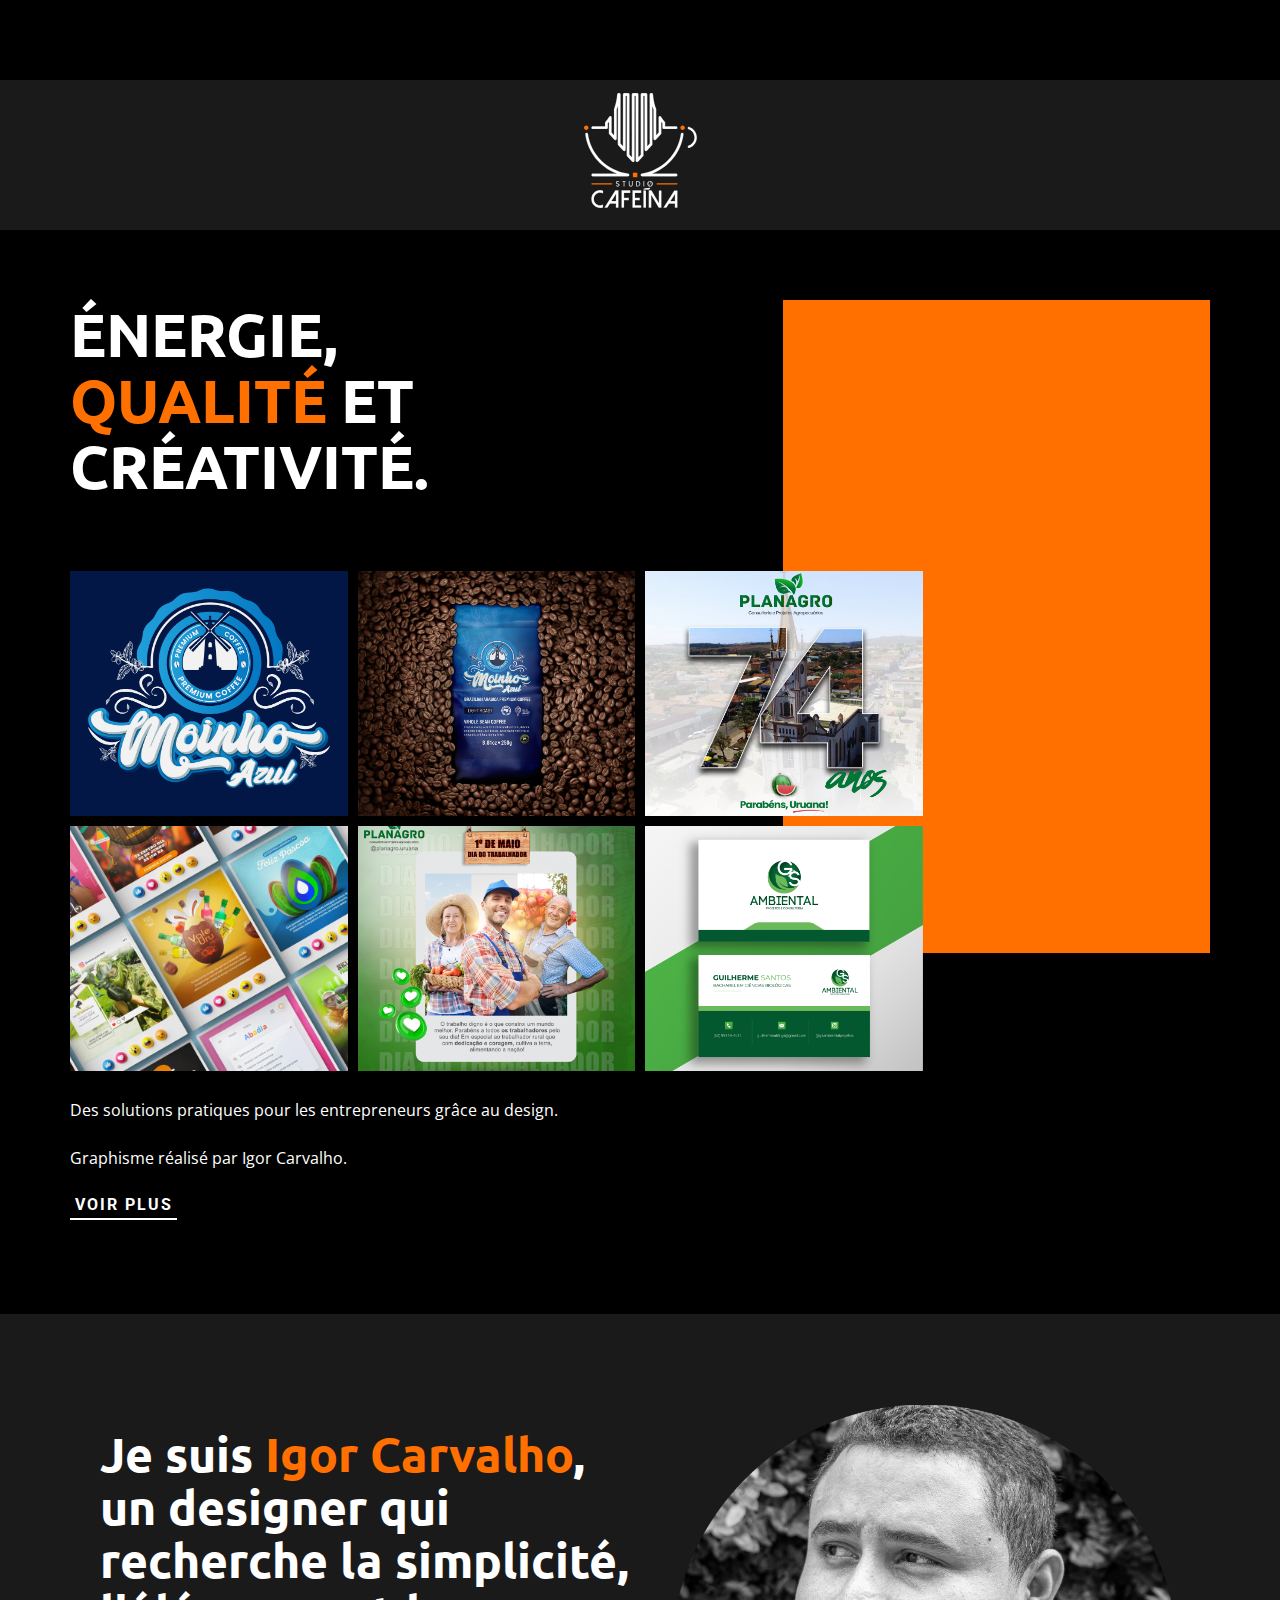
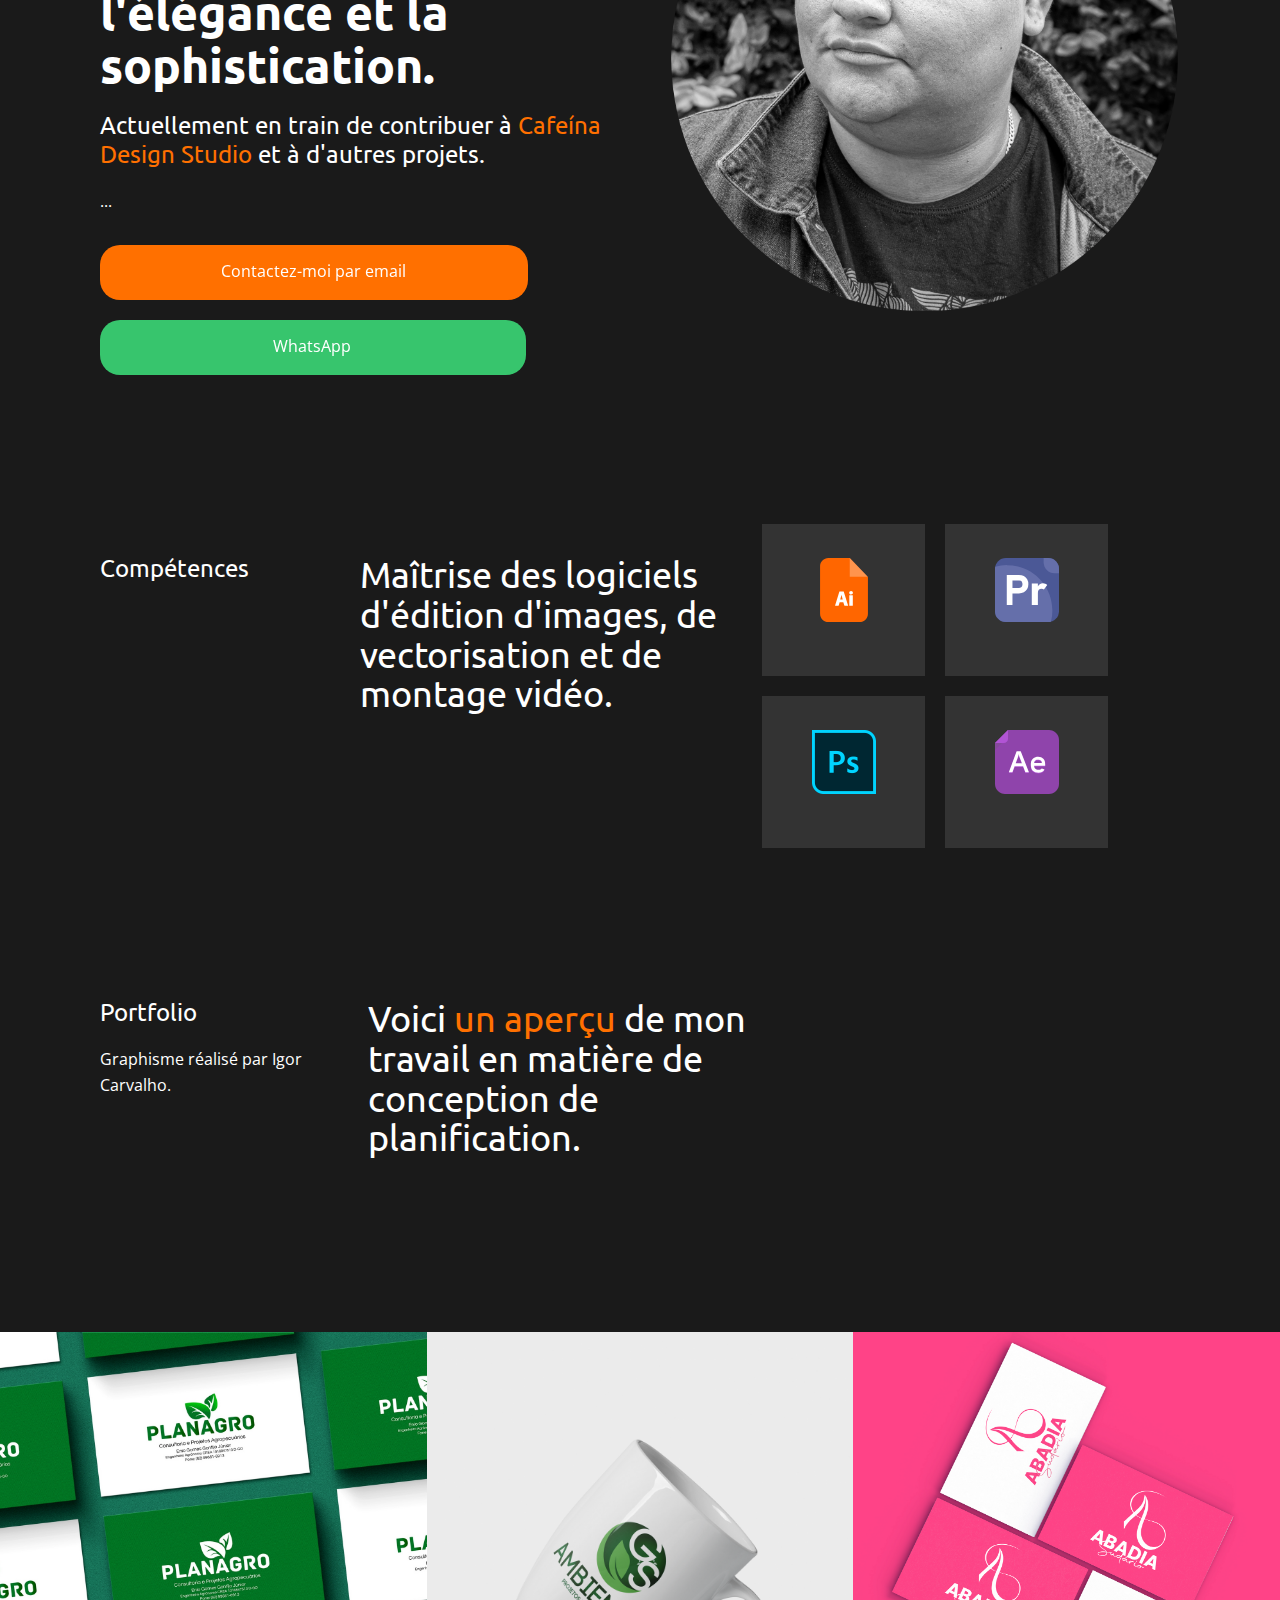
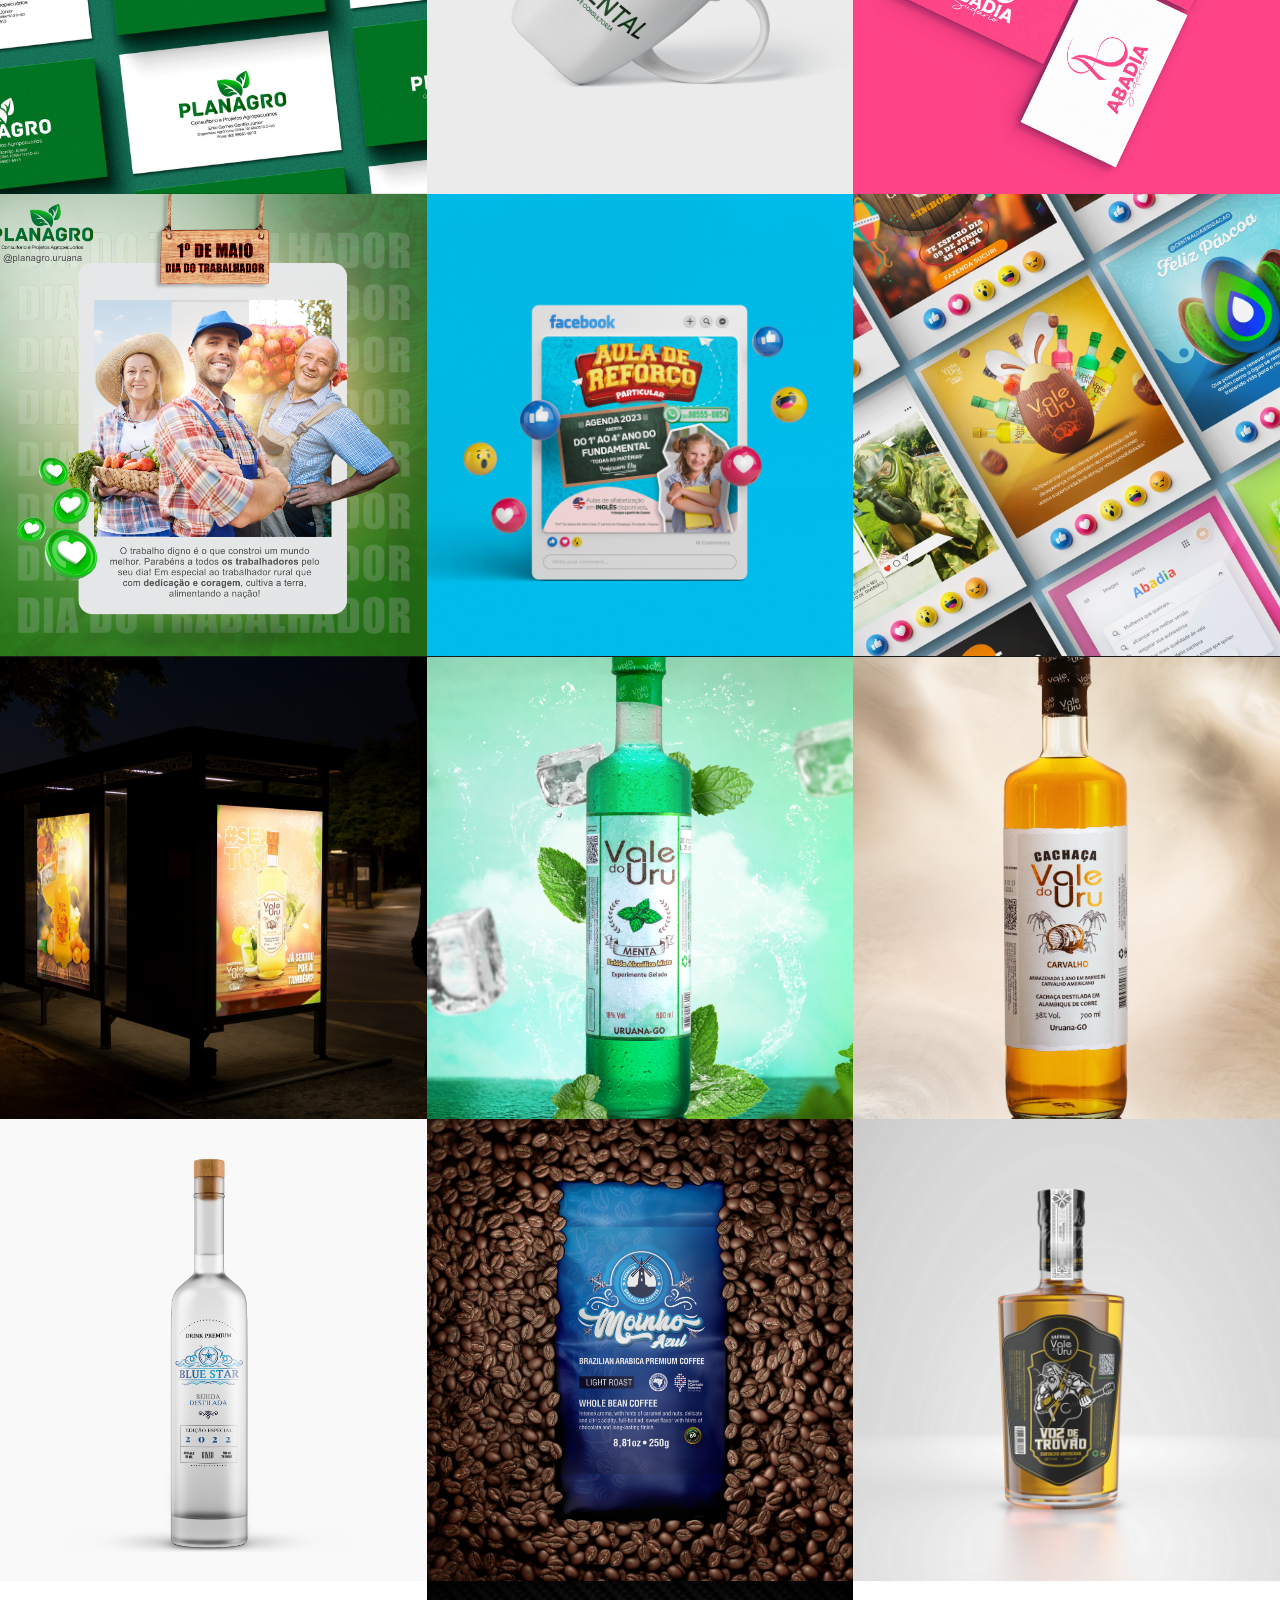
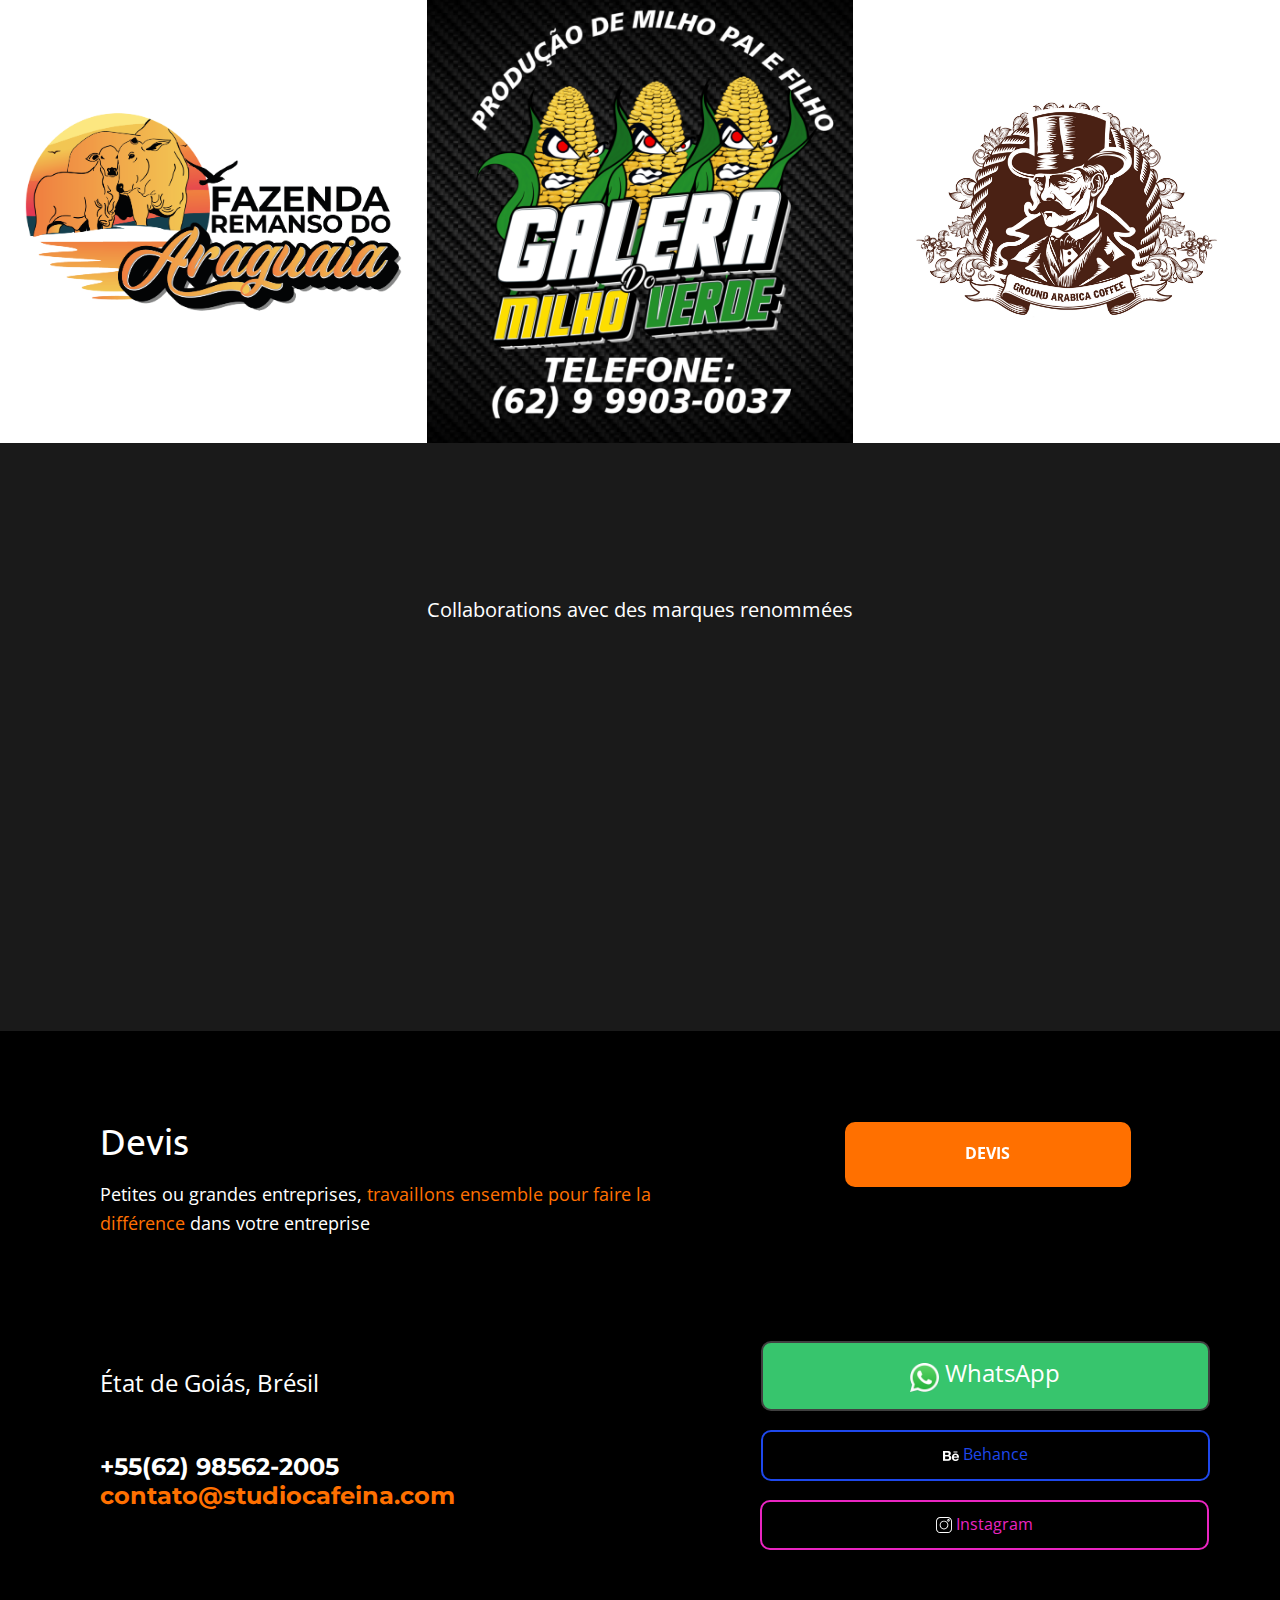
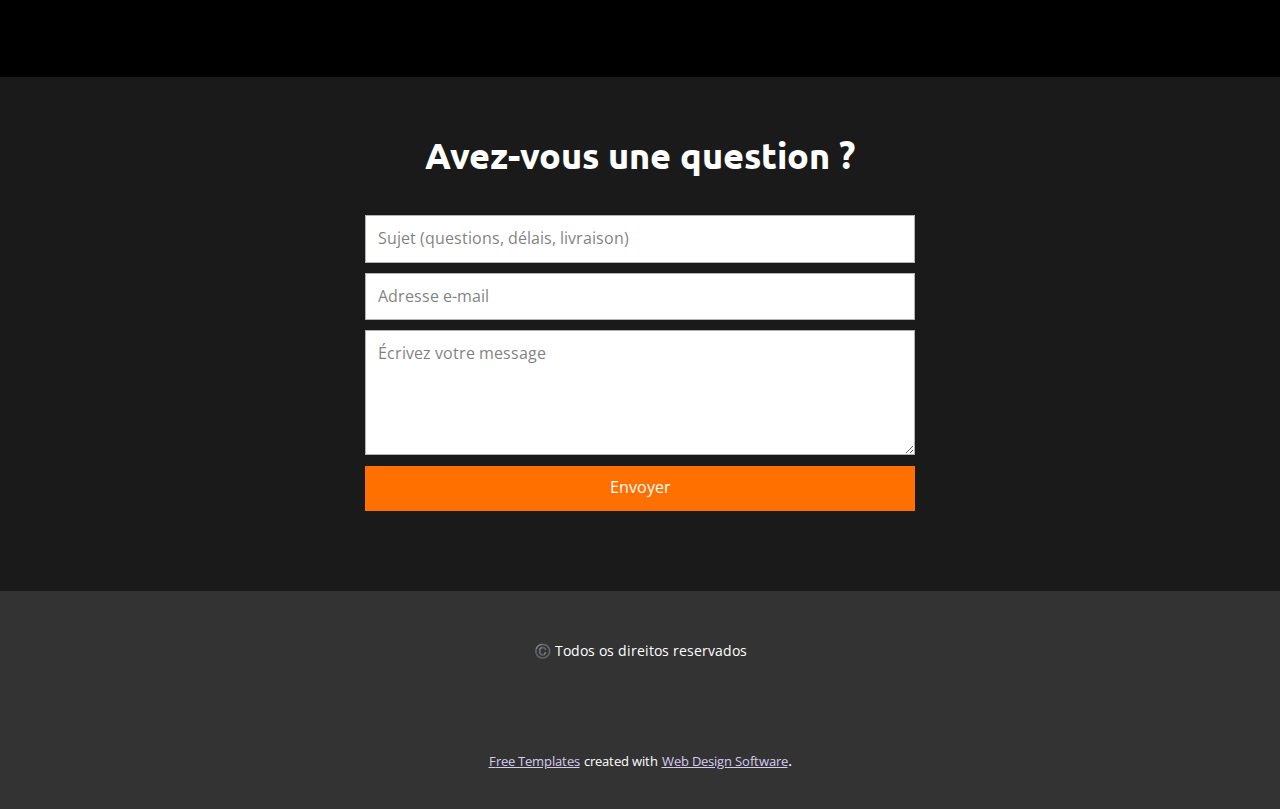
<file: Caffeine.html>
<!DOCTYPE html>
<html style="font-size: 16px;" lang="pt"><head>
    <meta name="viewport" content="width=device-width, initial-scale=1.0">
    <meta charset="utf-8">
    <meta name="keywords" content="Logo, studio cafeina, studio cafeína, @studiocafeina, cardápio, cardápios, logo goias, cardápio goiás, cardápios goiás, rótulos, rótulo, rótulo goiás, rótulos goiás">
    <meta name="description" content="Energia, qualidade e criatividade para empreendedores através do design e de soluções práticas.">
    <title>Caffeine</title>
    <link rel="stylesheet" href="nicepage.css" media="screen">
<link rel="stylesheet" href="Caffeine.css" media="screen">
    <script class="u-script" type="text/javascript" src="jquery.js" defer=""></script>
    <script class="u-script" type="text/javascript" src="nicepage.js" defer=""></script>
    <meta name="generator" content="Nicepage 5.13.1, nicepage.com">
    <meta name="referrer" content="origin">
    <meta property="og:title" content="Portfólio | Studio Cafeína">
    <meta property="og:description" content="Energia, qualidade &amp; criatividade">
    <meta property="og:image" content="images/posts1.jpg">
    <meta property="og:url" content="portfolio.studiocafeina.com">
    <link rel="icon" href="images/Ativo15.svg">
    <link id="u-theme-google-font" rel="stylesheet" href="https://fonts.googleapis.com/css?family=Roboto:100,100i,300,300i,400,400i,500,500i,700,700i,900,900i|Open+Sans:300,300i,400,400i,500,500i,600,600i,700,700i,800,800i">
    <link id="u-page-google-font" rel="stylesheet" href="https://fonts.googleapis.com/css?family=Ubuntu:300,300i,400,400i,500,500i,700,700i|Montserrat:100,100i,200,200i,300,300i,400,400i,500,500i,600,600i,700,700i,800,800i,900,900i">
    
    
    
    
    
    
    
    
    
    
    
    
    
    
    <script type="application/ld+json">{
		"@context": "http://schema.org",
		"@type": "Organization",
		"name": "PORTIFOLIO-STUDIOCAFEINA"
}</script>
    <meta name="theme-color" content="#9d8ad8">
    <meta property="og:type" content="website">
  <meta data-intl-tel-input-cdn-path="intlTelInput/"></head>
  <body class="u-body u-overlap u-overlap-contrast u-xl-mode" data-lang="pt"><header class="u-black u-clearfix u-container-align-left u-header u-header" id="sec-bacc"><div class="u-clearfix u-sheet u-sheet-1">
        <nav class="u-hidden-lg u-hidden-md u-hidden-xl u-hidden-xs u-menu u-menu-hamburger u-offcanvas u-menu-1" data-responsive-from="XL">
          <div class="menu-collapse" style="font-size: 1rem; letter-spacing: 0px;">
            <a class="u-button-style u-custom-left-right-menu-spacing u-custom-padding-bottom u-custom-top-bottom-menu-spacing u-nav-link u-text-active-palette-1-base u-text-hover-palette-2-base" href="#">
              <svg class="u-svg-link" viewBox="0 0 24 24"><use xmlns:xlink="http://www.w3.org/1999/xlink" xlink:href="#menu-hamburger"></use></svg>
              <svg class="u-svg-content" version="1.1" id="menu-hamburger" viewBox="0 0 16 16" x="0px" y="0px" xmlns:xlink="http://www.w3.org/1999/xlink" xmlns="http://www.w3.org/2000/svg"><g><rect y="1" width="16" height="2"></rect><rect y="7" width="16" height="2"></rect><rect y="13" width="16" height="2"></rect>
</g></svg>
            </a>
          </div>
          <div class="u-nav-container">
            <ul class="u-nav u-unstyled u-nav-1"><li class="u-nav-item"><a class="u-button-style u-nav-link u-text-active-palette-1-base u-text-hover-palette-2-base" href="Página-Inicial.html" style="padding: 10px 20px;">Página Inicial</a>
</li><li class="u-nav-item"><a class="u-button-style u-nav-link u-text-active-palette-1-base u-text-hover-palette-2-base" href="Caffeine.html" style="padding: 10px 20px;">Caffeine</a>
</li><li class="u-nav-item"><a class="u-button-style u-nav-link u-text-active-palette-1-base u-text-hover-palette-2-base" href="Cafeine.html" style="padding: 10px 20px;">Cafeine</a>
</li></ul>
          </div>
          <div class="u-nav-container-collapse">
            <div class="u-black u-container-style u-inner-container-layout u-opacity u-opacity-95 u-sidenav">
              <div class="u-inner-container-layout u-sidenav-overflow">
                <div class="u-menu-close"></div>
                <ul class="u-align-center u-nav u-popupmenu-items u-unstyled u-nav-2"><li class="u-nav-item"><a class="u-button-style u-nav-link" href="Página-Inicial.html">Página Inicial</a>
</li><li class="u-nav-item"><a class="u-button-style u-nav-link" href="Caffeine.html">Caffeine</a>
</li><li class="u-nav-item"><a class="u-button-style u-nav-link" href="Cafeine.html">Cafeine</a>
</li></ul>
              </div>
            </div>
            <div class="u-black u-menu-overlay u-opacity u-opacity-70"></div>
          </div>
        </nav>
      </div></header>
    <section class="u-clearfix u-grey-90 u-section-1" id="sec-3655">
      <div class="u-clearfix u-sheet u-sheet-1">
        <img class="u-image u-image-default u-preserve-proportions u-image-1" src="images/Ativo15.svg?rand=26b1" alt="" data-image-width="247" data-image-height="250" data-animation-name="customAnimationIn" data-animation-duration="1000">
      </div>
    </section>
    <section class="u-align-left u-black u-clearfix u-section-2" id="carousel_a4af">
      <div class="u-clearfix u-sheet u-sheet-1">
        <div class="u-custom-color-1 u-shape u-shape-rectangle u-shape-1"></div>
        <h2 class="u-text u-text-1"> Énergie, <span class="u-text-custom-color-1">Qualité </span>et Créativité.
        </h2>
        <div class="u-gallery u-layout-grid u-lightbox u-show-text-on-hover u-gallery-1">
          <div class="u-gallery-inner u-gallery-inner-1">
            <div class="u-effect-fade u-gallery-item">
              <div class="u-back-slide" data-image-width="1868" data-image-height="1868">
                <img class="u-back-image u-expanded u-back-image-1" src="images/moinhoazullogo2-02.png">
              </div>
              <div class="u-over-slide u-shading u-over-slide-1"></div>
            </div>
            <div class="u-effect-fade u-gallery-item">
              <div class="u-back-slide" data-image-width="1145" data-image-height="913">
                <img class="u-back-image u-expanded u-back-image-2" src="images/Capturadetela2023-08-04204810.png">
              </div>
              <div class="u-over-slide u-shading u-over-slide-2"></div>
            </div>
            <div class="u-effect-fade u-gallery-item">
              <div class="u-back-slide" data-image-width="1080" data-image-height="1080">
                <img class="u-back-image u-expanded u-back-image-3" src="images/studiocafeinaportfolioartevideopostilustraortulos46.png">
              </div>
              <div class="u-over-slide u-shading u-over-slide-3"></div>
            </div>
            <div class="u-effect-fade u-gallery-item">
              <div class="u-back-slide" data-image-width="3000" data-image-height="2000">
                <img class="u-back-image u-expanded u-back-image-4" src="images/posts1.jpg?rand=293a">
              </div>
              <div class="u-over-slide u-shading u-over-slide-4"></div>
            </div>
            <div class="u-effect-fade u-gallery-item">
              <div class="u-back-slide" data-image-width="918" data-image-height="915">
                <img class="u-back-image u-expanded u-back-image-5" src="images/Capturadetela2023-08-04204942.png">
              </div>
              <div class="u-over-slide u-shading u-over-slide-5"></div>
            </div>
            <div class="u-effect-fade u-gallery-item">
              <div class="u-back-slide" data-image-width="2084" data-image-height="2084">
                <img class="u-back-image u-expanded u-back-image-6" src="images/19499662_20-01.png">
              </div>
              <div class="u-over-slide u-shading u-over-slide-6"></div>
            </div>
          </div>
        </div>
        <p class="u-align-center-xs u-text u-text-2"> Des solutions pratiques pour les entrepreneurs grâce au design.</p>
        <p class="u-align-center-xs u-align-left-lg u-align-left-md u-align-left-sm u-align-left-xl u-text u-text-3"> Graphisme réalisé par Igor Carvalho.</p>
        <a href="Página-Inicial.html#carousel_8040" class="u-active-none u-border-2 u-border-no-left u-border-no-right u-border-no-top u-border-white u-btn u-btn-rectangle u-button-style u-custom-font u-heading-font u-hover-none u-none u-btn-1"> Voir plus</a>
      </div>
    </section>
    <section class="u-clearfix u-grey-90 u-section-3" id="carousel_a79e">
      <div class="u-clearfix u-sheet u-valign-middle-md u-valign-middle-xs u-sheet-1">
        <div class="u-clearfix u-expanded-width u-layout-wrap u-layout-wrap-1">
          <div class="u-layout">
            <div class="u-layout-row">
              <div class="u-container-style u-layout-cell u-size-30 u-layout-cell-1">
                <div class="u-container-layout u-container-layout-1">
                  <h2 class="u-custom-font u-font-ubuntu u-text u-text-1"> Je suis <span class="u-text-custom-color-1">Igor Carvalho</span>, un designer qui recherche la simplicité, l'élégance et la sophistication.
                  </h2>
                  <h5 class="u-align-left-xs u-custom-font u-font-ubuntu u-text u-text-default u-text-2"> Actuellement en train de contribuer à <span class="u-text-custom-color-1">Cafeína Design Studio</span> et à d'autres projets.
                  </h5>
                  <p class="u-text u-text-default u-text-3">...</p>
                  <a href="mailto:igor@studiocafeina.com?subject=Services%20de%20design%20graphique%2C%20devis%20et%20questions." class="u-border-none u-btn u-btn-round u-button-style u-custom-color-1 u-radius-20 u-btn-1" target="_blank" data-animation-name="pulse" data-animation-duration="1000" data-animation-direction=""> Contactez-moi par email</a>
                  <a href="https://wa.me/5562985622005" class="u-border-none u-btn u-btn-round u-button-style u-palette-5-base u-radius-20 u-btn-2" target="_blank" data-animation-name="pulse" data-animation-duration="1000" data-animation-direction="">WhatsApp</a>
                </div>
              </div>
              <div class="u-container-style u-layout-cell u-size-30 u-layout-cell-2">
                <div class="u-container-layout u-valign-middle-lg u-valign-middle-md u-valign-middle-sm u-container-layout-2">
                  <img class="u-expanded-width u-image u-image-contain u-image-default u-image-1" src="images/AnyConv.com__igorkarvfoto.webp" alt="" data-image-width="3186" data-image-height="3186">
                </div>
              </div>
            </div>
          </div>
        </div>
      </div>
    </section>
    <section class="u-clearfix u-grey-90 u-section-4" id="carousel_7f0c">
      <div class="u-clearfix u-sheet u-sheet-1">
        <div class="u-clearfix u-layout-wrap u-layout-wrap-1">
          <div class="u-layout">
            <div class="u-layout-row">
              <div class="u-container-align-left-sm u-container-align-left-xs u-container-style u-layout-cell u-size-15 u-layout-cell-1">
                <div class="u-container-layout u-valign-top u-container-layout-1">
                  <h5 class="u-align-left-sm u-align-left-xs u-custom-font u-font-ubuntu u-text u-text-default u-text-1"> Compétences</h5>
                </div>
              </div>
              <div class="u-container-align-left-sm u-container-align-left-xs u-container-style u-layout-cell u-size-25 u-layout-cell-2">
                <div class="u-container-layout u-valign-top-xs u-container-layout-2">
                  <h2 class="u-align-left-sm u-align-left-xs u-custom-font u-font-ubuntu u-text u-text-default u-text-2"> Maîtrise des logiciels d'édition d'images, de vectorisation et de montage vidéo.</h2>
                </div>
              </div>
              <div class="u-container-style u-layout-cell u-size-20 u-layout-cell-3">
                <div class="u-container-layout u-container-layout-3">
                  <div class="u-expanded-width u-list u-list-1">
                    <div class="u-repeater u-repeater-1">
                      <div class="u-container-align-center u-container-style u-grey-80 u-list-item u-repeater-item u-list-item-1">
                        <div class="u-container-layout u-similar-container u-valign-top u-container-layout-4"><span class="u-icon u-icon-1"><svg class="u-svg-link" preserveAspectRatio="xMidYMin slice" viewBox="0 0 791.454 791.454" style=""><use xmlns:xlink="http://www.w3.org/1999/xlink" xlink:href="#svg-4b0c"></use></svg><svg class="u-svg-content" viewBox="0 0 791.454 791.454" id="svg-4b0c"><g><g id="Vrstva_x0020_1"><path clip-rule="evenodd" d="m202.718 0h264.814l224.164 233.873v454.622c0 56.868-46.092 102.959-102.959 102.959h-386.019c-56.868 0-102.959-46.092-102.959-102.959v-585.536c0-56.867 46.091-102.959 102.959-102.959z" fill="currentColor" fill-rule="evenodd"></path><g fill="#fff"><path clip-rule="evenodd" d="m467.212 0v231.952h224.484z" fill-rule="evenodd" opacity=".302"></path><path d="m287.966 590.55h40.01c1.067 0 2.027-.747 2.241-1.707l11.736-42.144h45.345l12.59 42.144c.32.96 1.28 1.707 2.347 1.707h41.504c1.387 0 2.454-1.067 2.454-2.347 0-.427-.107-.747-.213-1.067l-52.92-170.497c-.32-.96-1.174-1.6-2.241-1.6h-50.68c-1.067 0-2.027.64-2.241 1.6l-52.28 170.817c-.213.747 0 1.494.427 2.134.428.533 1.175.96 1.921.96zm194.823-139.129c13.443 0 23.153-9.069 23.153-21.659-.32-12.91-9.709-21.872-22.939-21.872-6.722 0-12.697 2.347-16.858 6.508-3.841 3.948-5.868 9.496-5.761 15.364-.107 5.761 1.92 11.096 5.868 15.044 4.054 4.268 9.922 6.615 16.537 6.615zm-18.991 10.456c-1.387 0-2.454 1.067-2.454 2.347v123.978c0 1.28 1.067 2.347 2.454 2.347h38.516c1.28 0 2.347-1.067 2.347-2.347v-123.978c0-1.28-1.067-2.347-2.347-2.347zm-83.541 51.213h-31.368l9.282-33.288c1.6-5.975 3.201-13.017 4.801-19.845.32-1.6.64-3.094 1.067-4.695 2.027 8.215 4.268 17.071 6.508 24.646z"></path>
</g>
</g>
</g></svg></span>
                        </div>
                      </div>
                      <div class="u-container-style u-grey-80 u-list-item u-repeater-item u-list-item-2">
                        <div class="u-container-layout u-similar-container u-valign-top u-container-layout-5"><span class="u-icon u-icon-2"><svg class="u-svg-link" preserveAspectRatio="xMidYMin slice" viewBox="0 0 512 512" style=""><use xmlns:xlink="http://www.w3.org/1999/xlink" xlink:href="#svg-8a32"></use></svg><svg class="u-svg-content" viewBox="0 0 512 512" id="svg-8a32"><g id="Layer_2"><g id="Layer_1-2"><g id="Pr"><rect fill="#4b5896" height="512" rx="86.57" width="512"></rect><path d="m425.43 0h-36.43v34.43a86.57 86.57 0 0 0 86.57 86.57h36.43v-34.43a86.57 86.57 0 0 0 -86.57-86.57z" fill="#656faa"></path><path d="m96 57a363.32 363.32 0 0 0 -94.29 12.37 87 87 0 0 0 -1.71 17.2v338.86a86.57 86.57 0 0 0 86.57 86.57h338.86a86.61 86.61 0 0 0 22.57-3 363.73 363.73 0 0 0 11-89c0-200.48-162.52-363-363-363z" fill="#656faa"></path><g fill="#fff"><path d="m94.22 135.31h45.49v241.38h-45.49zm20.78 103.92h77.2a27.37 27.37 0 0 0 14.36-3.73 25.6 25.6 0 0 0 9.68-10.5 33.82 33.82 0 0 0 3.49-15.61 35.3 35.3 0 0 0 -3.41-15.85 24.93 24.93 0 0 0 -9.63-10.63 27.68 27.68 0 0 0 -14.52-3.74h-77.17v-43.86h76q22.59 0 39.77 9.21a65.48 65.48 0 0 1 26.64 26q9.46 16.77 9.46 38.85t-9.46 38.76a65.1 65.1 0 0 1 -26.64 25.82q-17.19 9.13-39.77 9.13h-76z"></path><path d="m294.27 204.37h48.81v172.32h-48.81zm88.81 43a34 34 0 0 0 -11.08-1.66q-13.79 0-21.33 8.88t-7.55 24.65l-3.49-44.82q7.14-15.43 18.51-24a40.65 40.65 0 0 1 25-8.55 53.42 53.42 0 0 1 19.51 3.4 42.55 42.55 0 0 1 15.19 10.05l-26.56 37a20.89 20.89 0 0 0 -8.2-4.95z"></path>
</g>
</g>
</g>
</g></svg></span>
                        </div>
                      </div>
                      <div class="u-container-style u-grey-80 u-list-item u-repeater-item u-list-item-3">
                        <div class="u-container-layout u-similar-container u-valign-top u-container-layout-6"><span class="u-file-icon u-icon u-icon-3"><img src="images/5210800.png" alt=""></span>
                        </div>
                      </div>
                      <div class="u-container-style u-grey-80 u-list-item u-repeater-item u-list-item-4">
                        <div class="u-container-layout u-similar-container u-valign-top u-container-layout-7"><span class="u-icon u-icon-4"><svg class="u-svg-link" preserveAspectRatio="xMidYMin slice" viewBox="0 0 511 511" style=""><use xmlns:xlink="http://www.w3.org/1999/xlink" xlink:href="#svg-74c1"></use></svg><svg class="u-svg-content" viewBox="0 0 511 511" x="0px" y="0px" id="svg-74c1" style="enable-background:new 0 0 511 511;"><path style="fill:#8F44AB;" d="M511,431c0,44.183-35.817,80-80,80H80c-44.183,0-80-35.817-80-80V104L104,0h327
	c44.183,0,80,35.817,80,80V431z"></path><path style="fill:#B154D4;" d="M0,104h69.334C88.4,104,104,88.666,104,69.6V0L0,104z"></path><polygon style="opacity:0.2;fill:#5D5D5D;enable-background:new    ;" points="0,159.733 0,104 55.467,104 "></polygon><path style="fill:#B154D4;" d="M156.673,296.048l-17.575,47.669H110.45l62.354-167.321h32.502l65.484,167.321h-28.168
	l-18.538-47.669H156.673z M164.858,272.455h50.317l-21.908-56.096l-3.853-18.778l-3.853,18.778L164.858,272.455z"></path><path style="fill:#B154D4;" d="M312.436,291.233c0,4.657,0.602,8.949,1.806,12.88c1.204,3.935,3.208,7.306,6.019,10.111
	c2.807,2.811,6.538,5.019,11.195,6.621c4.652,1.606,10.432,2.407,17.334,2.407c6.098,0,10.834-0.88,14.204-2.648
	c3.37-1.764,6.981-4.491,10.833-8.186l21.668,8.908c-5.139,8.667-11.959,15.047-20.463,19.14c-8.51,4.093-17.658,6.139-27.446,6.139
	c-20.065,0-35.312-5.214-45.743-15.648c-10.435-10.432-15.648-25.839-15.648-46.224v-2.648c0-2.084,0-4.093,0-6.019
	c0-1.927,0.079-3.77,0.241-5.538c0.319-7.704,2.084-14.686,5.296-20.945c3.209-6.259,7.464-11.635,12.76-16.13
	c5.297-4.491,11.395-7.944,18.297-10.353c6.899-2.407,14.205-3.611,21.908-3.611c8.826,0,16.691,1.407,23.594,4.214
	c6.899,2.81,12.76,6.74,17.575,11.796c4.815,5.057,8.464,11.158,10.954,18.298c2.486,7.144,3.732,15.047,3.732,23.714v13.723
	L312.436,291.233L312.436,291.233z M312.436,268.844h61.873c0-3.853-0.723-7.381-2.167-10.594c-1.444-3.208-3.491-5.936-6.14-8.186
	c-2.648-2.245-5.777-4.01-9.389-5.296c-3.611-1.283-7.584-1.926-11.918-1.926c-4.014,0-7.943,0.481-11.796,1.444
	s-7.306,2.527-10.353,4.694c-3.051,2.167-5.5,4.897-7.343,8.186C313.357,260.459,312.436,264.352,312.436,268.844z"></path><path style="fill:#FFFFFF;" d="M156.673,290.048l-17.575,47.669H110.45l62.354-167.321h32.502l65.484,167.321h-28.168
	l-18.538-47.669H156.673z M164.858,266.455h50.317l-21.908-56.096l-3.853-18.778l-3.853,18.778L164.858,266.455z"></path><path style="fill:#FFFFFF;" d="M312.436,285.233c0,4.657,0.602,8.949,1.806,12.88c1.204,3.935,3.208,7.306,6.019,10.111
	c2.807,2.811,6.538,5.019,11.195,6.621c4.652,1.606,10.432,2.407,17.334,2.407c6.098,0,10.834-0.88,14.204-2.648
	c3.37-1.764,6.981-4.491,10.833-8.186l21.668,8.908c-5.139,8.667-11.959,15.047-20.463,19.14c-8.51,4.093-17.658,6.139-27.446,6.139
	c-20.065,0-35.312-5.214-45.743-15.648c-10.435-10.432-15.648-25.839-15.648-46.224v-2.648c0-2.084,0-4.093,0-6.019
	c0-1.927,0.079-3.77,0.241-5.538c0.319-7.704,2.084-14.686,5.296-20.945c3.209-6.259,7.464-11.635,12.76-16.13
	c5.297-4.491,11.395-7.944,18.297-10.353c6.899-2.407,14.205-3.611,21.908-3.611c8.826,0,16.691,1.407,23.594,4.214
	c6.899,2.81,12.76,6.74,17.575,11.796c4.815,5.057,8.464,11.158,10.954,18.298c2.486,7.144,3.732,15.047,3.732,23.714v13.723
	L312.436,285.233L312.436,285.233z M312.436,262.844h61.873c0-3.853-0.723-7.381-2.167-10.594c-1.444-3.208-3.491-5.936-6.14-8.186
	c-2.648-2.245-5.777-4.01-9.389-5.296c-3.611-1.283-7.584-1.926-11.918-1.926c-4.014,0-7.943,0.481-11.796,1.444
	s-7.306,2.527-10.353,4.694c-3.051,2.167-5.5,4.897-7.343,8.186C313.357,254.459,312.436,258.352,312.436,262.844z"></path></svg></span>
                        </div>
                      </div>
                    </div>
                  </div>
                </div>
              </div>
            </div>
          </div>
        </div>
      </div>
    </section>
    <section class="u-clearfix u-grey-90 u-section-5" id="carousel_8040">
      <div class="u-clearfix u-sheet u-sheet-1">
        <div class="u-clearfix u-expanded-width-xs u-layout-wrap u-layout-wrap-1">
          <div class="u-layout">
            <div class="u-layout-row">
              <div class="u-container-style u-layout-cell u-size-23-md u-size-23-sm u-size-23-xs u-size-25-lg u-size-25-xl u-layout-cell-1">
                <div class="u-container-layout u-container-layout-1">
                  <h4 class="u-custom-font u-font-ubuntu u-text u-text-default u-text-1"> Portfolio</h4>
                  <p class="u-text u-text-default u-text-2"> Graphisme réalisé par Igor Carvalho.</p>
                </div>
              </div>
              <div class="u-container-style u-layout-cell u-size-35-lg u-size-35-xl u-size-37-md u-size-37-sm u-size-37-xs u-layout-cell-2">
                <div class="u-container-layout u-valign-top u-container-layout-2">
                  <h2 class="u-custom-font u-font-ubuntu u-text u-text-3"> Voici <span class="u-text-custom-color-1">un aperçu</span> de mon travail en matière de conception de planification.
                  </h2>
                </div>
              </div>
            </div>
          </div>
        </div>
        <div class="u-expanded-width u-list u-list-1">
          <div class="u-repeater u-repeater-1"></div>
        </div>
      </div>
    </section>
    <section class="u-align-center u-clearfix u-grey-90 u-valign-bottom-md u-valign-middle-sm u-valign-middle-xs u-section-6" id="sec-f98f">
      <div class="u-expanded-width u-gallery u-layout-grid u-lightbox u-show-text-on-hover u-gallery-1">
        <div class="u-gallery-inner u-gallery-inner-1">
          <div class="u-effect-fade u-gallery-item">
            <div class="u-back-slide" data-image-width="2400" data-image-height="1800">
              <img class="u-back-image u-expanded" src="images/26184521_m016t0078_apr0822_view_8.jpg" alt="Planagro">
            </div>
            <div class="u-over-slide u-shading u-valign-middle u-over-slide-1">
              <h3 class="u-gallery-heading" style="text-transform: uppercase;">Planagro</h3>
              <p class="u-gallery-text">Logo</p>
            </div>
          </div>
          <div class="u-effect-fade u-gallery-item">
            <div class="u-back-slide" data-image-width="3500" data-image-height="2300">
              <img class="u-back-image u-expanded" src="images/portfolio-studio-cafeina1.png" alt="GS Ambiental">
            </div>
            <div class="u-over-slide u-shading u-valign-middle u-over-slide-2">
              <h3 class="u-gallery-heading" style="text-transform: uppercase;">GS Ambiental</h3>
              <p class="u-gallery-text">Logo</p>
            </div>
          </div>
          <div class="u-effect-fade u-gallery-item">
            <div class="u-back-slide" data-image-width="3300" data-image-height="2700">
              <img class="u-back-image u-expanded u-back-image-3" src="images/portfolio-studio-cafeina2.png" alt="Abadia Sudário">
            </div>
            <div class="u-over-slide u-shading u-valign-middle u-over-slide-3">
              <h3 class="u-gallery-heading" style="text-transform: uppercase;">Abadia Sudário</h3>
              <p class="u-gallery-text">Logo</p>
            </div>
          </div>
        </div>
      </div>
    </section>
    <section class="u-align-center u-clearfix u-grey-90 u-section-7" id="sec-3627">
      <div class="u-expanded-width u-gallery u-layout-grid u-lightbox u-show-text-on-hover u-gallery-1">
        <div class="u-gallery-inner u-gallery-inner-1">
          <div class="u-effect-fade u-gallery-item">
            <div class="u-back-slide" data-image-width="918" data-image-height="915">
              <img class="u-back-image u-expanded" src="images/Capturadetela2023-08-04204942.png" alt="Fête du Travail">
            </div>
            <div class="u-over-slide u-shading u-valign-middle u-over-slide-1">
              <h3 class="u-gallery-heading" style="text-transform: uppercase;">Fête du Travail</h3>
              <p class="u-gallery-text">Social media assets</p>
            </div>
          </div>
          <div class="u-effect-fade u-gallery-item">
            <div class="u-back-slide" data-image-width="1920" data-image-height="1920">
              <img class="u-back-image u-expanded u-back-image-2" src="images/auladereforo1.jpg" alt="Cours de soutien">
            </div>
            <div class="u-over-slide u-shading u-valign-middle u-over-slide-2">
              <h3 class="u-gallery-heading" style="text-transform: uppercase;">Cours de soutien</h3>
              <p class="u-gallery-text">Social media assets</p>
            </div>
          </div>
          <div class="u-effect-fade u-gallery-item">
            <div class="u-back-slide" data-image-width="3000" data-image-height="2000">
              <img class="u-back-image u-expanded u-back-image-3" src="images/posts1.jpg?rand=3d30" alt="Autres dessins graphiques">
            </div>
            <div class="u-over-slide u-shading u-valign-middle u-over-slide-3">
              <h3 class="u-gallery-heading" style="text-transform: uppercase;">Autres dessins graphiques</h3>
              <p class="u-gallery-text">Social media assets</p>
            </div>
          </div>
        </div>
      </div>
    </section>
    <section class="u-align-center u-clearfix u-grey-90 u-valign-middle-lg u-valign-middle-md u-valign-middle-sm u-valign-middle-xs u-section-8" id="sec-30d6">
      <div class="u-expanded-width u-gallery u-layout-grid u-lightbox u-show-text-on-hover u-gallery-1">
        <div class="u-gallery-inner u-gallery-inner-1">
          <div class="u-effect-fade u-gallery-item">
            <div class="u-back-slide" data-image-width="3629" data-image-height="2415">
              <img class="u-back-image u-expanded" src="images/vale-do-uru-ponto.jpg" alt="Vale do Uru - Boisson alcoolisée brésilienne">
            </div>
            <div class="u-over-slide u-shading u-valign-middle u-over-slide-1">
              <h3 class="u-gallery-heading" style="text-transform: uppercase;">Vale do Uru - Boisson alcoolisée brésilienne</h3>
              <p class="u-gallery-text">Image manipulation and editing for products</p>
            </div>
          </div>
          <div class="u-effect-fade u-gallery-item">
            <div class="u-back-slide" data-image-width="609" data-image-height="915">
              <img class="u-back-image u-expanded u-back-image-2" src="images/Capturadetela2023-08-04204457.png" alt="Vale do Uru - Menta - Boisson alcoolisée brésilienne">
            </div>
            <div class="u-over-slide u-shading u-valign-middle u-over-slide-2">
              <h3 class="u-gallery-heading" style="text-transform: uppercase;">Vale do Uru - Menta - Boisson alcoolisée brésilienne</h3>
              <p class="u-gallery-text">Image manipulation and editing for products</p>
            </div>
          </div>
          <div class="u-effect-fade u-gallery-item">
            <div class="u-back-slide" data-image-width="608" data-image-height="917">
              <img class="u-back-image u-expanded u-back-image-3" src="images/Capturadetela2023-08-04211737.png" alt="Vale do Uru - Carvalho - Boisson alcoolisée brésilienne">
            </div>
            <div class="u-over-slide u-shading u-valign-middle u-over-slide-3">
              <h3 class="u-gallery-heading" style="text-transform: uppercase;">Vale do Uru - Carvalho - Boisson alcoolisée brésilienne</h3>
              <p class="u-gallery-text">Image manipulation and editing for products</p>
            </div>
          </div>
        </div>
      </div>
    </section>
    <section class="u-align-center u-clearfix u-grey-90 u-valign-middle-lg u-valign-middle-md u-valign-middle-sm u-valign-middle-xs u-section-9" id="sec-e444">
      <div class="u-expanded-width u-gallery u-layout-grid u-lightbox u-show-text-on-hover u-gallery-1">
        <div class="u-gallery-inner u-gallery-inner-1">
          <div class="u-effect-fade u-gallery-item">
            <div class="u-back-slide" data-image-width="1190" data-image-height="894">
              <img class="u-back-image u-expanded" src="images/studiocafeinaportfolioartevideopostilustraortulos7.png" alt="Blue Star - Boisson alcoolisée brésilienne">
            </div>
            <div class="u-over-slide u-shading u-valign-middle u-over-slide-1">
              <h3 class="u-gallery-heading" style="text-transform: uppercase;">Blue Star - Boisson alcoolisée brésilienne</h3>
              <p class="u-gallery-text">Labels and packaging</p>
            </div>
          </div>
          <div class="u-effect-fade u-gallery-item">
            <div class="u-back-slide" data-image-width="1145" data-image-height="913">
              <img class="u-back-image u-expanded" src="images/Capturadetela2023-08-04204810.png" alt="Moinho Azul Café brésilien">
            </div>
            <div class="u-over-slide u-shading u-valign-middle u-over-slide-2">
              <h3 class="u-gallery-heading" style="text-transform: uppercase;">Moinho Azul Café brésilien</h3>
              <p class="u-gallery-text">Labels and packaging</p>
            </div>
          </div>
          <div class="u-effect-fade u-gallery-item">
            <div class="u-back-slide" data-image-width="2798" data-image-height="2798">
              <img class="u-back-image u-expanded u-back-image-3" src="images/voz1.png" alt="Voz de Trovão - Boisson alcoolisée brésilienne">
            </div>
            <div class="u-over-slide u-shading u-valign-middle u-over-slide-3">
              <h3 class="u-gallery-heading" style="text-transform: uppercase;">Voz de Trovão - Boisson alcoolisée brésilienne</h3>
              <p class="u-gallery-text">Labels and packaging</p>
            </div>
          </div>
        </div>
      </div>
    </section>
    <section class="u-align-center u-clearfix u-grey-90 u-valign-top u-section-10" id="sec-4403">
      <div class="u-expanded-width u-gallery u-layout-grid u-lightbox u-show-text-on-hover u-gallery-1">
        <div class="u-gallery-inner u-gallery-inner-1">
          <div class="u-effect-fade u-gallery-item">
            <div class="u-back-slide" data-image-width="2363" data-image-height="2363">
              <img class="u-back-image u-expanded" src="images/Fazenda-Remanso-do-Araguaia-logo_Prancheta11.png" alt="Ferme Remanso do Araguaia">
            </div>
            <div class="u-over-slide u-shading u-valign-middle u-over-slide-1">
              <h3 class="u-gallery-heading" style="text-transform: uppercase;">Ferme Remanso do Araguaia</h3>
              <p class="u-gallery-text">Illustrations</p>
            </div>
          </div>
          <div class="u-effect-fade u-gallery-item">
            <div class="u-back-slide" data-image-width="1010" data-image-height="1010">
              <img class="u-back-image u-expanded" src="images/studiocafeinaportfolioartevideopostilustraortulos5.png" alt="Galera do Milho Verde sticker">
            </div>
            <div class="u-over-slide u-shading u-valign-middle u-over-slide-2">
              <h3 class="u-gallery-heading" style="text-transform: uppercase;">Galera do Milho Verde sticker</h3>
              <p class="u-gallery-text">Illustrations</p>
            </div>
          </div>
          <div class="u-effect-fade u-gallery-item">
            <div class="u-back-slide" data-image-width="2800" data-image-height="3200">
              <img class="u-back-image u-expanded u-back-image-3" src="images/studiocafeinaportfolioartevideopostilustraortulos241.png" alt="Rugendas Coffee">
            </div>
            <div class="u-over-slide u-shading u-valign-middle u-over-slide-3">
              <h3 class="u-gallery-heading" style="text-transform: uppercase;">Rugendas Coffee</h3>
              <p class="u-gallery-text">Illustrations</p>
            </div>
          </div>
        </div>
      </div>
    </section>
    <section class="u-align-center u-clearfix u-grey-90 u-section-11" id="sec-7764">
      <div class="u-clearfix u-sheet u-sheet-1">
        <h2 class="u-align-center u-text u-text-1" data-animation-name="customAnimationIn" data-animation-duration="1000"> Clients et partenaires</h2>
        <p class="u-align-center u-text u-text-2"> Collaborations avec des marques renommées</p>
        <div class="u-expanded-width u-list u-list-1">
          <div class="u-repeater u-repeater-1">
            <div class="u-container-align-center u-container-style u-list-item u-repeater-item">
              <div class="u-container-layout u-similar-container u-valign-middle-lg u-valign-middle-md u-valign-middle-sm u-valign-middle-xl u-container-layout-1">
                <img alt="" class="u-image u-image-contain u-image-default u-image-1" data-image-width="250" data-image-height="114" src="images/Ativo2.svg" data-animation-name="customAnimationIn" data-animation-duration="1500">
              </div>
            </div>
            <div class="u-container-align-center-lg u-container-align-center-md u-container-align-center-sm u-container-align-center-xl u-container-style u-list-item u-repeater-item">
              <div class="u-container-layout u-similar-container u-valign-middle-lg u-valign-middle-md u-valign-middle-sm u-valign-middle-xl u-container-layout-2">
                <img alt="" class="u-image u-image-contain u-image-default u-image-2" data-image-width="3920" data-image-height="4609" src="images/AnyConv.com__abadialogosite-01.webp" data-animation-name="customAnimationIn" data-animation-duration="1500">
              </div>
            </div>
            <div class="u-container-align-center u-container-style u-list-item u-repeater-item">
              <div class="u-container-layout u-similar-container u-valign-middle-lg u-valign-middle-md u-valign-middle-sm u-valign-middle-xl u-container-layout-3">
                <img alt="" class="u-image u-image-contain u-image-default u-image-3" data-image-width="262" data-image-height="150" src="images/Ativo1.svg" data-animation-name="customAnimationIn" data-animation-duration="1500">
              </div>
            </div>
            <div class="u-container-align-center-lg u-container-align-center-md u-container-align-center-sm u-container-align-center-xl u-container-style u-list-item u-repeater-item">
              <div class="u-container-layout u-similar-container u-valign-middle-lg u-valign-middle-md u-valign-middle-sm u-valign-middle-xl u-container-layout-4">
                <img alt="" class="u-image u-image-contain u-image-default u-image-4" data-image-width="160" data-image-height="150" src="images/Ativo12.svg" data-animation-name="customAnimationIn" data-animation-duration="1500">
              </div>
            </div>
            <div class="u-container-align-center-lg u-container-align-center-md u-container-align-center-sm u-container-align-center-xl u-container-style u-list-item u-repeater-item">
              <div class="u-container-layout u-similar-container u-valign-middle-lg u-valign-middle-md u-valign-middle-sm u-valign-middle-xl u-container-layout-5">
                <img alt="" class="u-image u-image-contain u-image-default u-image-5" data-image-width="231" data-image-height="150" src="images/Ativo13.svg" data-animation-name="customAnimationIn" data-animation-duration="1500">
              </div>
            </div>
            <div class="u-container-align-center-lg u-container-align-center-md u-container-align-center-sm u-container-align-center-xl u-container-style u-list-item u-repeater-item">
              <div class="u-container-layout u-similar-container u-valign-middle-lg u-valign-middle-md u-valign-middle-sm u-valign-middle-xl u-container-layout-6">
                <img alt="" class="u-image u-image-contain u-image-default u-image-6" data-image-width="203" data-image-height="150" src="images/Ativo14.svg" data-animation-name="customAnimationIn" data-animation-duration="1500">
              </div>
            </div>
            <div class="u-container-align-center-lg u-container-align-center-md u-container-align-center-sm u-container-align-center-xl u-container-style u-list-item u-repeater-item">
              <div class="u-container-layout u-similar-container u-valign-middle-lg u-valign-middle-md u-valign-middle-sm u-valign-middle-xl u-container-layout-7">
                <img alt="" class="u-image u-image-contain u-image-default u-image-7" data-image-width="86" data-image-height="86" src="images/711285_44ae947583e14795b7fb638aa3a6e25fmv2.webp" data-animation-name="customAnimationIn" data-animation-duration="1500">
              </div>
            </div>
            <div class="u-container-align-center u-container-style u-list-item u-repeater-item">
              <div class="u-container-layout u-similar-container u-valign-middle-lg u-valign-middle-md u-valign-middle-sm u-valign-middle-xl u-container-layout-8">
                <img alt="" class="u-image u-image-contain u-image-default u-image-8" data-image-width="150" data-image-height="150" src="images/711285_87711f2250764830ab766d851d7ae88amv21.webp" data-animation-name="customAnimationIn" data-animation-duration="1500">
              </div>
            </div>
          </div>
        </div>
      </div>
      <style data-mode="XXL">@media (max-width: 0px) {
   .u-section-11 {
    background-image: none;
  }
  .u-section-11 .u-sheet-1 {
    min-height: 905px;
  }
  .u-section-11 .u-text-1 {
    --animation-custom_in-translate_x: 0px;
    --animation-custom_in-translate_y: -100px;
    --animation-custom_in-opacity: 0;
    --animation-custom_in-rotate: 0deg;
    --animation-custom_in-scale: 0.3;
    margin-top: 60px;
    margin-left: auto;
    margin-right: auto;
    margin-bottom: 0;
  }
  .u-section-11 .u-text-2 {
    line-height: 2;
    font-size: 1.25rem;
    margin-top: 28px;
    margin-left: 0;
    margin-right: 0;
    margin-bottom: 0;
  }
  .u-block-a4d5-65 {
    border-style: solid;
    padding-top: 0;
    padding-bottom: 0;
    padding-left: 0;
    padding-right: 0;
  }
  .u-section-11 .u-list-1 {
    grid-template-rows: repeat(1, auto);
    margin-top: 58px;
    margin-bottom: 60px;
  }
  .u-section-11 .u-repeater-1 {
    grid-template-columns: repeat(4, 25%);
    min-height: 460px;
    grid-gap: 0px;
  }
  .u-section-11 .u-container-layout-1 {
    padding-top: 30px;
    padding-bottom: 30px;
    padding-left: 40px;
    padding-right: 40px;
  }
  .u-section-11 .u-image-1 {
    height: 62px;
    width: 192px;
    --animation-custom_in-translate_x: 0px;
    --animation-custom_in-translate_y: 100px;
    --animation-custom_in-opacity: 0;
    --animation-custom_in-rotate: 0deg;
    --animation-custom_in-scale: 0.3;
    margin-top: 0;
    margin-bottom: 0;
    margin-left: auto;
    margin-right: auto;
  }
  .u-section-11 .u-container-layout-2 {
    padding-top: 30px;
    padding-bottom: 30px;
    padding-left: 40px;
    padding-right: 40px;
  }
  .u-section-11 .u-image-2 {
    height: 62px;
    width: 192px;
    --animation-custom_in-translate_x: 0px;
    --animation-custom_in-translate_y: 100px;
    --animation-custom_in-opacity: 0;
    --animation-custom_in-rotate: 0deg;
    --animation-custom_in-scale: 0.3;
    margin-top: 0;
    margin-bottom: 0;
    margin-left: auto;
    margin-right: auto;
  }
  .u-section-11 .u-container-layout-3 {
    padding-top: 30px;
    padding-bottom: 30px;
    padding-left: 40px;
    padding-right: 40px;
  }
  .u-section-11 .u-image-3 {
    height: 62px;
    width: 192px;
    --animation-custom_in-translate_x: 0px;
    --animation-custom_in-translate_y: 100px;
    --animation-custom_in-opacity: 0;
    --animation-custom_in-rotate: 0deg;
    --animation-custom_in-scale: 0.3;
    margin-top: 0;
    margin-bottom: 0;
    margin-left: auto;
    margin-right: auto;
  }
  .u-section-11 .u-container-layout-4 {
    padding-top: 30px;
    padding-bottom: 30px;
    padding-left: 40px;
    padding-right: 40px;
  }
  .u-section-11 .u-image-4 {
    height: 62px;
    width: 192px;
    --animation-custom_in-translate_x: 0px;
    --animation-custom_in-translate_y: 100px;
    --animation-custom_in-opacity: 0;
    --animation-custom_in-rotate: 0deg;
    --animation-custom_in-scale: 0.3;
    margin-top: 0;
    margin-bottom: 0;
    margin-left: auto;
    margin-right: auto;
  }
  .u-section-11 .u-container-layout-5 {
    padding-top: 30px;
    padding-bottom: 30px;
    padding-left: 40px;
    padding-right: 40px;
  }
  .u-section-11 .u-image-5 {
    height: 62px;
    width: 192px;
    --animation-custom_in-translate_x: 0px;
    --animation-custom_in-translate_y: 100px;
    --animation-custom_in-opacity: 0;
    --animation-custom_in-rotate: 0deg;
    --animation-custom_in-scale: 0.3;
    margin-top: 0;
    margin-bottom: 0;
    margin-left: auto;
    margin-right: auto;
  }
  .u-section-11 .u-container-layout-6 {
    padding-top: 30px;
    padding-bottom: 30px;
    padding-left: 40px;
    padding-right: 40px;
  }
  .u-section-11 .u-image-6 {
    height: 62px;
    width: 192px;
    --animation-custom_in-translate_x: 0px;
    --animation-custom_in-translate_y: 100px;
    --animation-custom_in-opacity: 0;
    --animation-custom_in-rotate: 0deg;
    --animation-custom_in-scale: 0.3;
    margin-top: 0;
    margin-bottom: 0;
    margin-left: auto;
    margin-right: auto;
  }
  .u-section-11 .u-container-layout-7 {
    padding-top: 30px;
    padding-bottom: 30px;
    padding-left: 40px;
    padding-right: 40px;
  }
  .u-section-11 .u-image-7 {
    height: 62px;
    width: 192px;
    --animation-custom_in-translate_x: 0px;
    --animation-custom_in-translate_y: 100px;
    --animation-custom_in-opacity: 0;
    --animation-custom_in-rotate: 0deg;
    --animation-custom_in-scale: 0.3;
    margin-top: 0;
    margin-bottom: 0;
    margin-left: auto;
    margin-right: auto;
  }
  .u-section-11 .u-container-layout-8 {
    padding-top: 30px;
    padding-bottom: 30px;
    padding-left: 40px;
    padding-right: 40px;
  }
  .u-section-11 .u-image-8 {
    height: 62px;
    width: 192px;
    --animation-custom_in-translate_x: 0px;
    --animation-custom_in-translate_y: 100px;
    --animation-custom_in-opacity: 0;
    --animation-custom_in-rotate: 0deg;
    --animation-custom_in-scale: 0.3;
    margin-top: 0;
    margin-bottom: 0;
    margin-left: auto;
    margin-right: auto;
  }
  .u-block-a4d5-37 {
    padding-top: 30px;
    padding-bottom: 30px;
    padding-left: 40px;
    padding-right: 40px;
  }
  .u-block-a4d5-38 {
    height: 62px;
    width: 192px;
    --animation-custom_in-translate_x: 0px;
    --animation-custom_in-translate_y: 100px;
    --animation-custom_in-opacity: 0;
    --animation-custom_in-rotate: 0deg;
    --animation-custom_in-scale: 0.3;
    margin-top: 0;
    margin-bottom: 0;
    margin-left: auto;
    margin-right: auto;
  }
  .u-block-a4d5-40 {
    padding-top: 30px;
    padding-bottom: 30px;
    padding-left: 40px;
    padding-right: 40px;
  }
  .u-block-a4d5-41 {
    height: 62px;
    width: 192px;
    --animation-custom_in-translate_x: 0px;
    --animation-custom_in-translate_y: 100px;
    --animation-custom_in-opacity: 0;
    --animation-custom_in-rotate: 0deg;
    --animation-custom_in-scale: 0.3;
    margin-top: 0;
    margin-bottom: 0;
    margin-left: auto;
    margin-right: auto;
  }
  .u-block-a4d5-46 {
    padding-top: 30px;
    padding-bottom: 30px;
    padding-left: 40px;
    padding-right: 40px;
  }
  .u-block-a4d5-47 {
    height: 62px;
    width: 192px;
    --animation-custom_in-translate_x: 0px;
    --animation-custom_in-translate_y: 100px;
    --animation-custom_in-opacity: 0;
    --animation-custom_in-rotate: 0deg;
    --animation-custom_in-scale: 0.3;
    margin-top: 0;
    margin-bottom: 0;
    margin-left: auto;
    margin-right: auto;
  }
  .u-block-a4d5-49 {
    padding-top: 30px;
    padding-bottom: 30px;
    padding-left: 40px;
    padding-right: 40px;
  }
  .u-block-a4d5-50 {
    height: 62px;
    width: 192px;
    --animation-custom_in-translate_x: 0px;
    --animation-custom_in-translate_y: 100px;
    --animation-custom_in-opacity: 0;
    --animation-custom_in-rotate: 0deg;
    --animation-custom_in-scale: 0.3;
    margin-top: 0;
    margin-bottom: 0;
    margin-left: auto;
    margin-right: auto;
  }
}</style>
    </section>
    <section class="u-black u-clearfix u-section-12" id="carousel_2575">
      <div class="u-clearfix u-sheet u-sheet-1">
        <div class="u-clearfix u-expanded-width-lg u-expanded-width-md u-expanded-width-xl u-gutter-0 u-layout-wrap u-layout-wrap-1">
          <div class="u-layout">
            <div class="u-layout-col">
              <div class="u-size-30">
                <div class="u-layout-row">
                  <div class="u-container-style u-layout-cell u-size-30-lg u-size-30-md u-size-30-sm u-size-30-xs u-size-35-xl u-layout-cell-1">
                    <div class="u-container-layout u-container-layout-1">
                      <h2 class="u-custom-font u-font-ubuntu u-text u-text-default u-text-1"> Devis</h2>
                      <p class="u-text u-text-default u-text-2"> Petites ou grandes entreprises, <span class="u-text-custom-color-1">travaillons ensemble pour faire la différence</span> dans votre entreprise
                      </p>
                    </div>
                  </div>
                  <div class="u-container-style u-layout-cell u-size-25-xl u-size-30-lg u-size-30-md u-size-30-sm u-size-30-xs u-layout-cell-2">
                    <div class="u-container-layout u-valign-top-sm u-valign-top-xs u-container-layout-2">
                      <a href="mailto:igor@studiocafeina.com?subject=Devi" class="u-align-center-xs u-align-left-sm u-align-right-lg u-align-right-md u-align-right-xl u-border-none u-btn u-btn-round u-button-style u-custom-color-1 u-radius-10 u-btn-1" data-animation-name="pulse" data-animation-duration="1000" data-animation-direction="" target="_blank"> Devis</a>
                    </div>
                  </div>
                </div>
              </div>
              <div class="u-size-30">
                <div class="u-layout-row">
                  <div class="u-container-style u-layout-cell u-size-30 u-layout-cell-3">
                    <div class="u-container-layout u-container-layout-3">
                      <p class="u-text u-text-default-lg u-text-default-md u-text-default-sm u-text-default-xl u-text-3"> État de Goiás, Brésil</p>
                      <h4 class="u-custom-font u-font-montserrat u-text u-text-custom-color-1 u-text-4">
                        <span class="u-text-white"> +55(62) 98562-2005</span>
                        <br>contato@studiocafeina.com
                      </h4>
                    </div>
                  </div>
                  <div class="u-container-style u-layout-cell u-size-30 u-layout-cell-4">
                    <div class="u-container-layout u-valign-bottom-xs u-container-layout-4">
                      <a href="https://wa.me/5562985622005" class="u-active-none u-border-2 u-border-grey-75 u-btn u-btn-round u-button-style u-hover-none u-palette-5-base u-radius-10 u-text-hover-palette-5-base u-text-white u-btn-2" target="_blank"><span class="u-file-icon u-icon u-icon-1"><img src="images/5968841.png" alt=""></span>&nbsp;WhatsApp
                      </a>
                      <a href="https://www.behance.net/igorkarv" class="u-align-right u-border-2 u-border-palette-4-base u-btn u-btn-round u-button-style u-none u-radius-10 u-btn-3" target="_blank"><span class="u-file-icon u-icon u-text-white"><img src="images/2111325-4f983faa.png" alt=""></span>&nbsp;Behance
                      </a>
                      <a href="https://instagram.com/studiocafeina" class="u-align-right u-border-2 u-border-palette-2-base u-btn u-btn-round u-button-style u-none u-radius-10 u-btn-4" target="_blank"><span class="u-icon"><svg class="u-svg-content" viewBox="0 0 512 512" x="0px" y="0px" style="width: 1em; height: 1em;"><style type="text/css"> .st0{fill:#FFFFFF;} </style><path class="st0" d="M373.4,0H138.6C62.2,0,0,62.2,0,138.6v234.8C0,449.8,62.2,512,138.6,512h234.8c76.4,0,138.6-62.2,138.6-138.6
	V138.6C512,62.2,449.8,0,373.4,0z M482,373.4c0,59.9-48.7,108.6-108.6,108.6H138.6C78.7,482,30,433.3,30,373.4V138.6
	C30,78.7,78.7,30,138.6,30h234.8C433.3,30,482,78.7,482,138.6V373.4z"></path><path class="st0" d="M256,116c-77.2,0-140,62.8-140,140s62.8,140,140,140s140-62.8,140-140S333.2,116,256,116z M256,366
	c-60.6,0-110-49.3-110-110c0-60.6,49.3-110,110-110c60.6,0,110,49.3,110,110C366,316.6,316.6,366,256,366z"></path><path class="st0" d="M399.3,66.3c-22.8,0-41.4,18.6-41.4,41.4c0,22.8,18.6,41.4,41.4,41.4s41.4-18.6,41.4-41.4
	S422.2,66.3,399.3,66.3z M399.3,119c-6.3,0-11.4-5.1-11.4-11.4c0-6.3,5.1-11.4,11.4-11.4c6.3,0,11.4,5.1,11.4,11.4
	C410.7,113.9,405.6,119,399.3,119z"></path></svg></span>&nbsp;Instagram
                      </a>
                    </div>
                  </div>
                </div>
              </div>
            </div>
          </div>
        </div>
      </div>
    </section>
    <section class="u-align-center u-clearfix u-grey-90 u-section-13" id="sec-4280">
      <div class="u-clearfix u-sheet u-valign-middle u-sheet-1">
        <h2 class="u-text u-text-default u-text-1"> Avez-vous une question ?</h2>
        <div class="u-form u-form-1">
          <form action="https://forms.nicepagesrv.com/v2/form/process" class="u-clearfix u-form-spacing-10 u-form-vertical u-inner-form" style="padding: 10px" source="email" name="form-SCP">
            <div class="u-form-group u-form-name u-label-none">
              <label for="name-3b9a" class="u-label">Name</label>
              <input type="text" placeholder="Sujet (questions, délais, livraison)" id="name-3b9a" name="name" class="u-input u-input-rectangle" required="">
            </div>
            <div class="u-form-email u-form-group u-label-none">
              <label for="email-3b9a" class="u-label">Email</label>
              <input type="email" placeholder="Adresse e-mail" id="email-3b9a" name="email" class="u-input u-input-rectangle" required="">
            </div>
            <div class="u-form-group u-form-message u-label-none">
              <label for="message-3b9a" class="u-label">Message</label>
              <textarea placeholder="Écrivez votre message" rows="4" cols="50" id="message-3b9a" name="message" class="u-input u-input-rectangle" required=""></textarea>
            </div>
            <div class="u-align-left u-form-group u-form-submit">
              <a href="#" class="u-btn u-btn-submit u-button-style u-custom-color-1 u-btn-1"> Envoyer</a>
              <input type="submit" value="submit" class="u-form-control-hidden">
            </div>
            <div class="u-form-send-message u-form-send-success">Merci pour le message ! Je répondrai bientôt.</div>
            <div class="u-form-send-error u-form-send-message">There was an error. Please review if everything is filled correctly and try again.</div>
            <input type="hidden" value="" name="recaptchaResponse">
            <input type="hidden" name="formServices" value="e7ceb2b4-6c95-2706-201f-b4c3c0bb69f5">
          </form>
        </div>
      </div>
    </section>
    
    
    <footer class="u-align-center u-clearfix u-footer u-grey-80 u-footer" id="sec-0e1f"><div class="u-clearfix u-sheet u-sheet-1">
        <p class="u-small-text u-text u-text-variant u-text-1"><b>©️&nbsp;</b>Todos os direitos reservados
        </p>
      </div></footer>
    <section class="u-backlink u-clearfix u-grey-80">
      <a class="u-link" href="https://nicepage.com/templates" target="_blank">
        <span>Free Templates</span>
      </a>
      <p class="u-text">
        <span>created with</span>
      </p>
      <a class="u-link" href="" target="_blank">
        <span>Web Design Software</span>
      </a>. 
    </section>
  
</body></html>
</file>
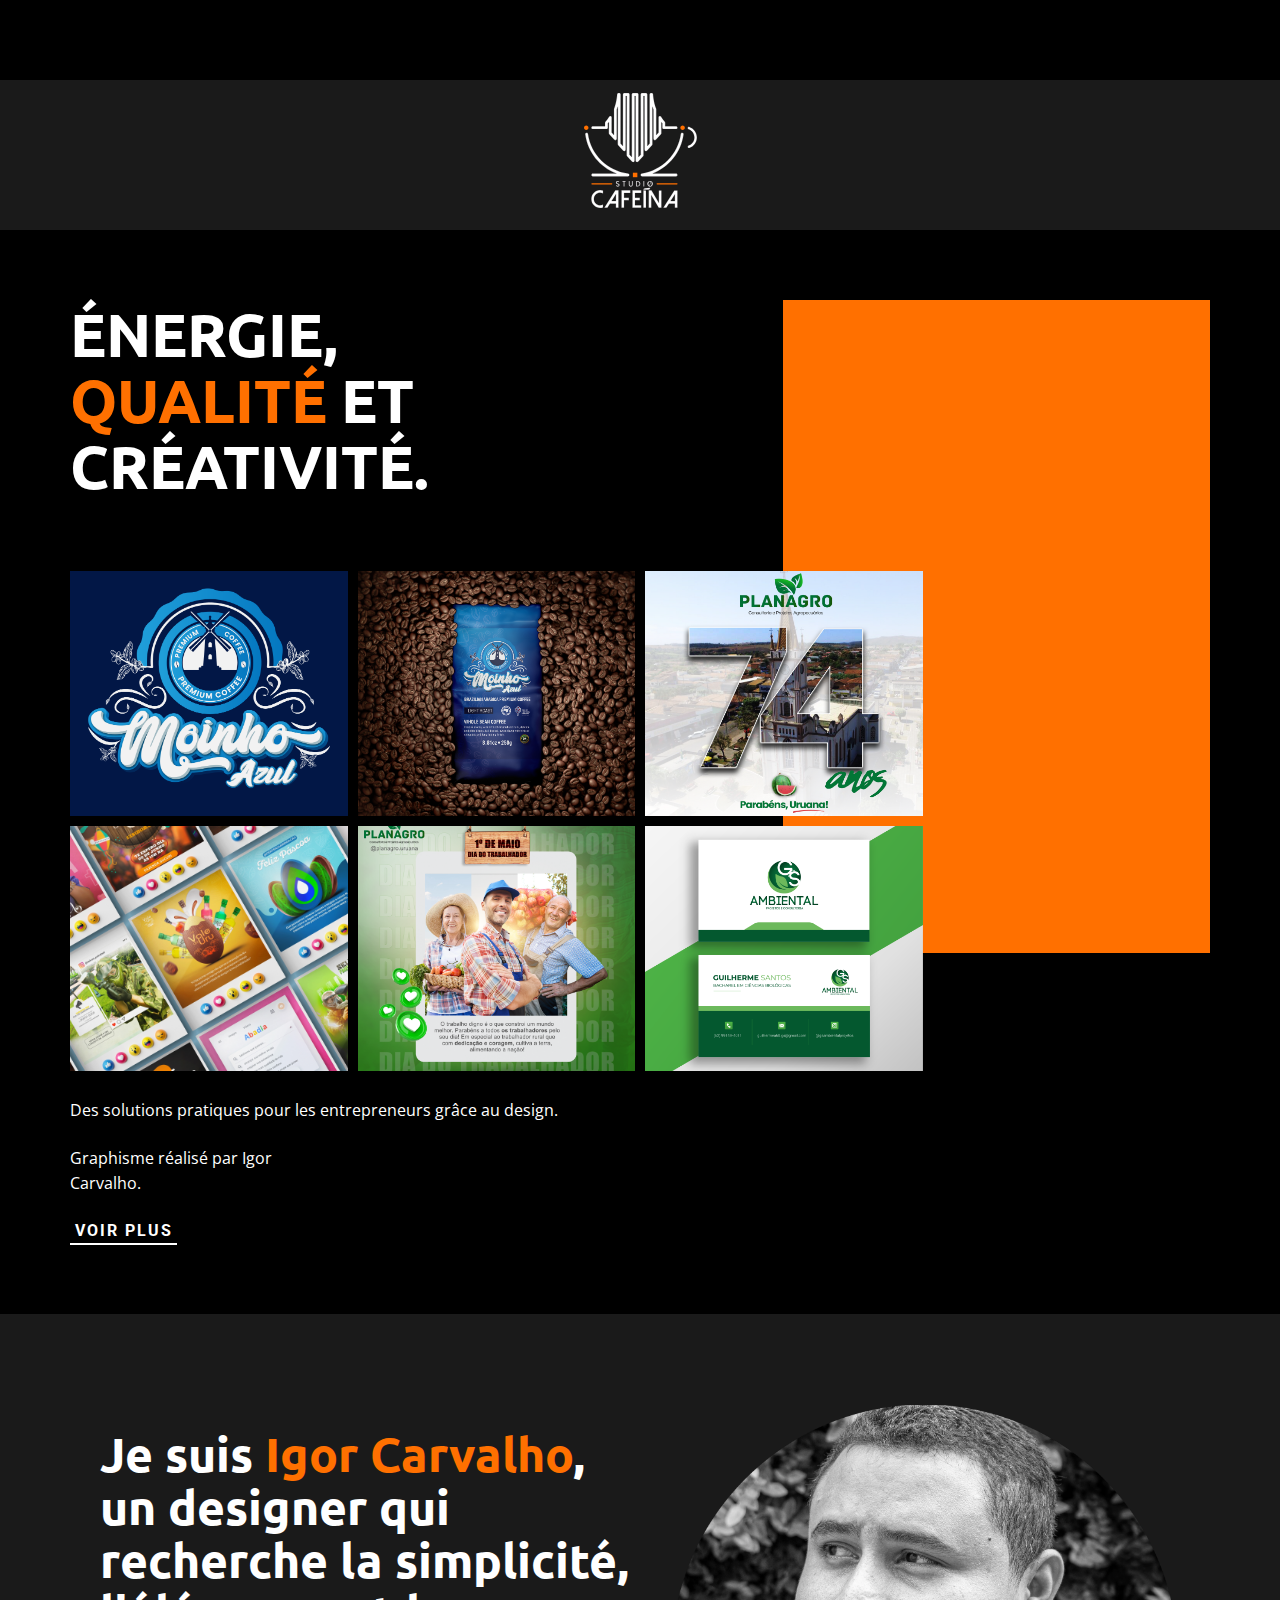
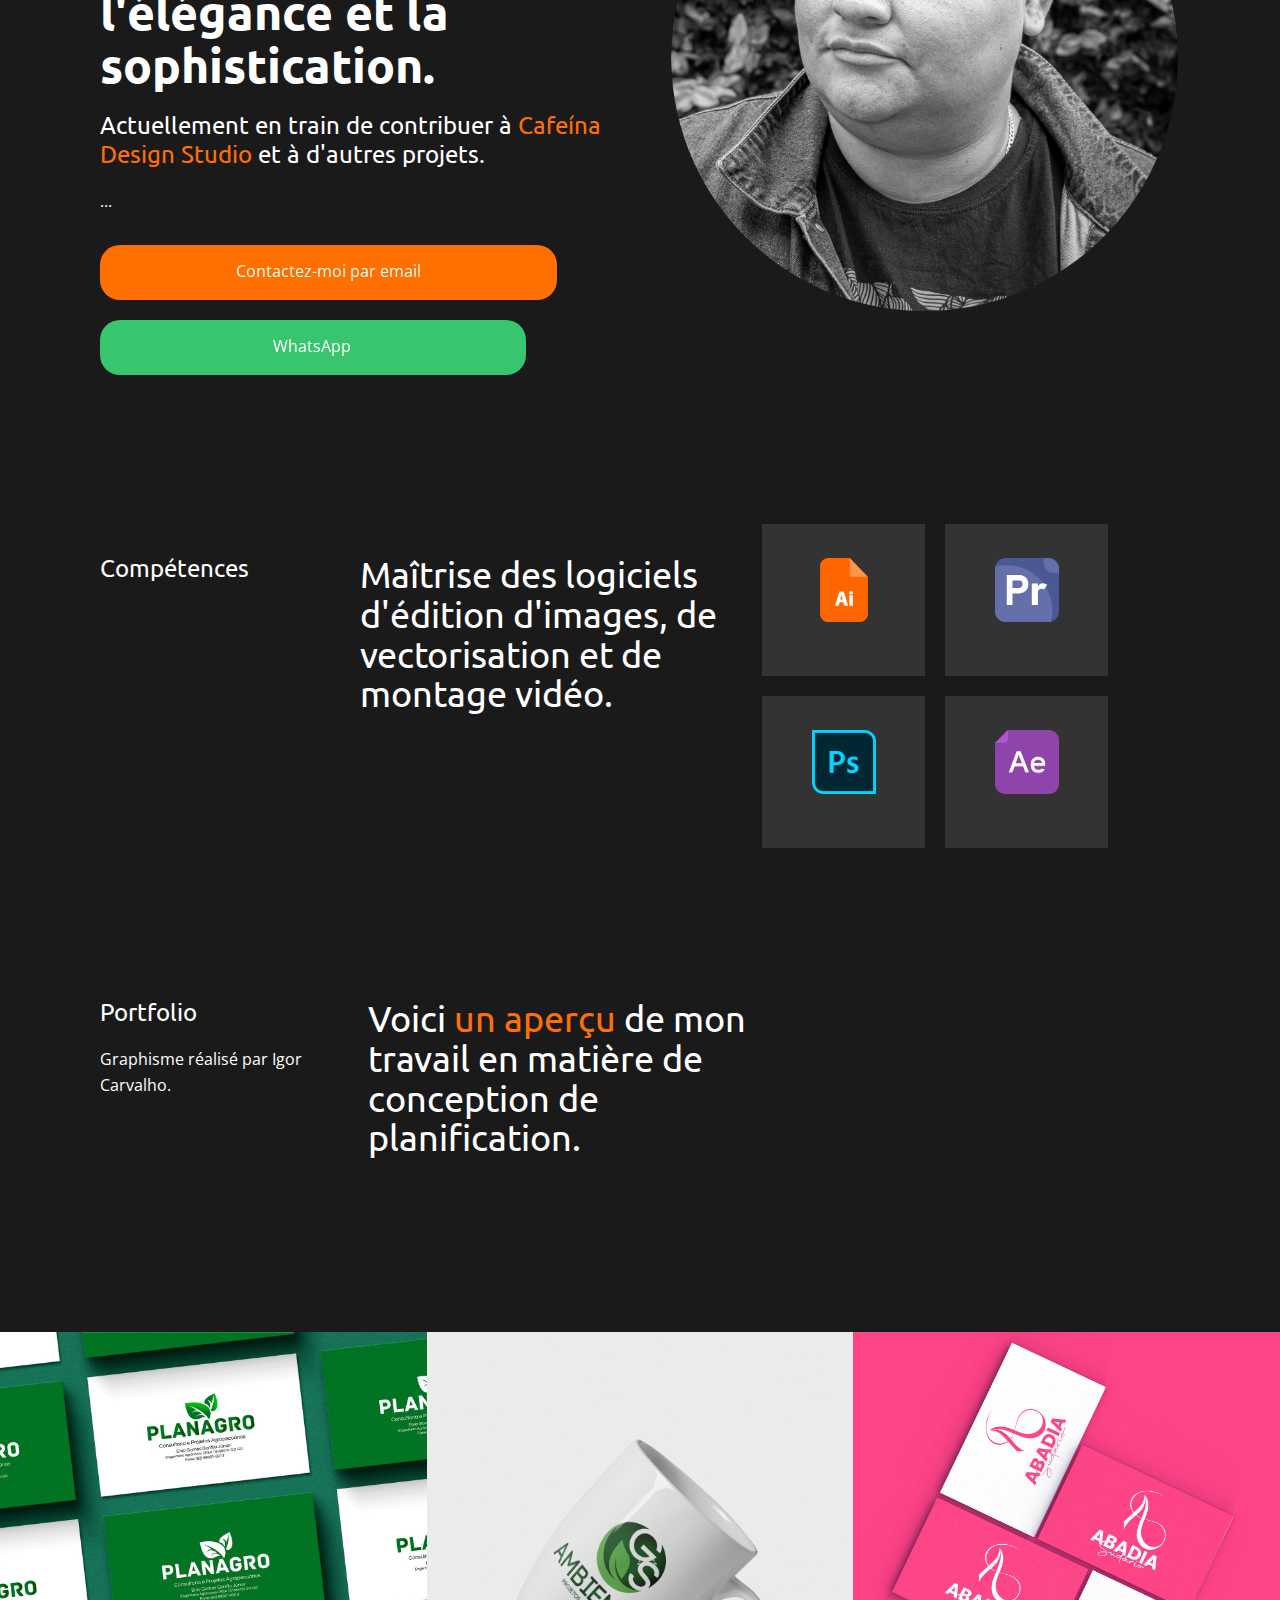
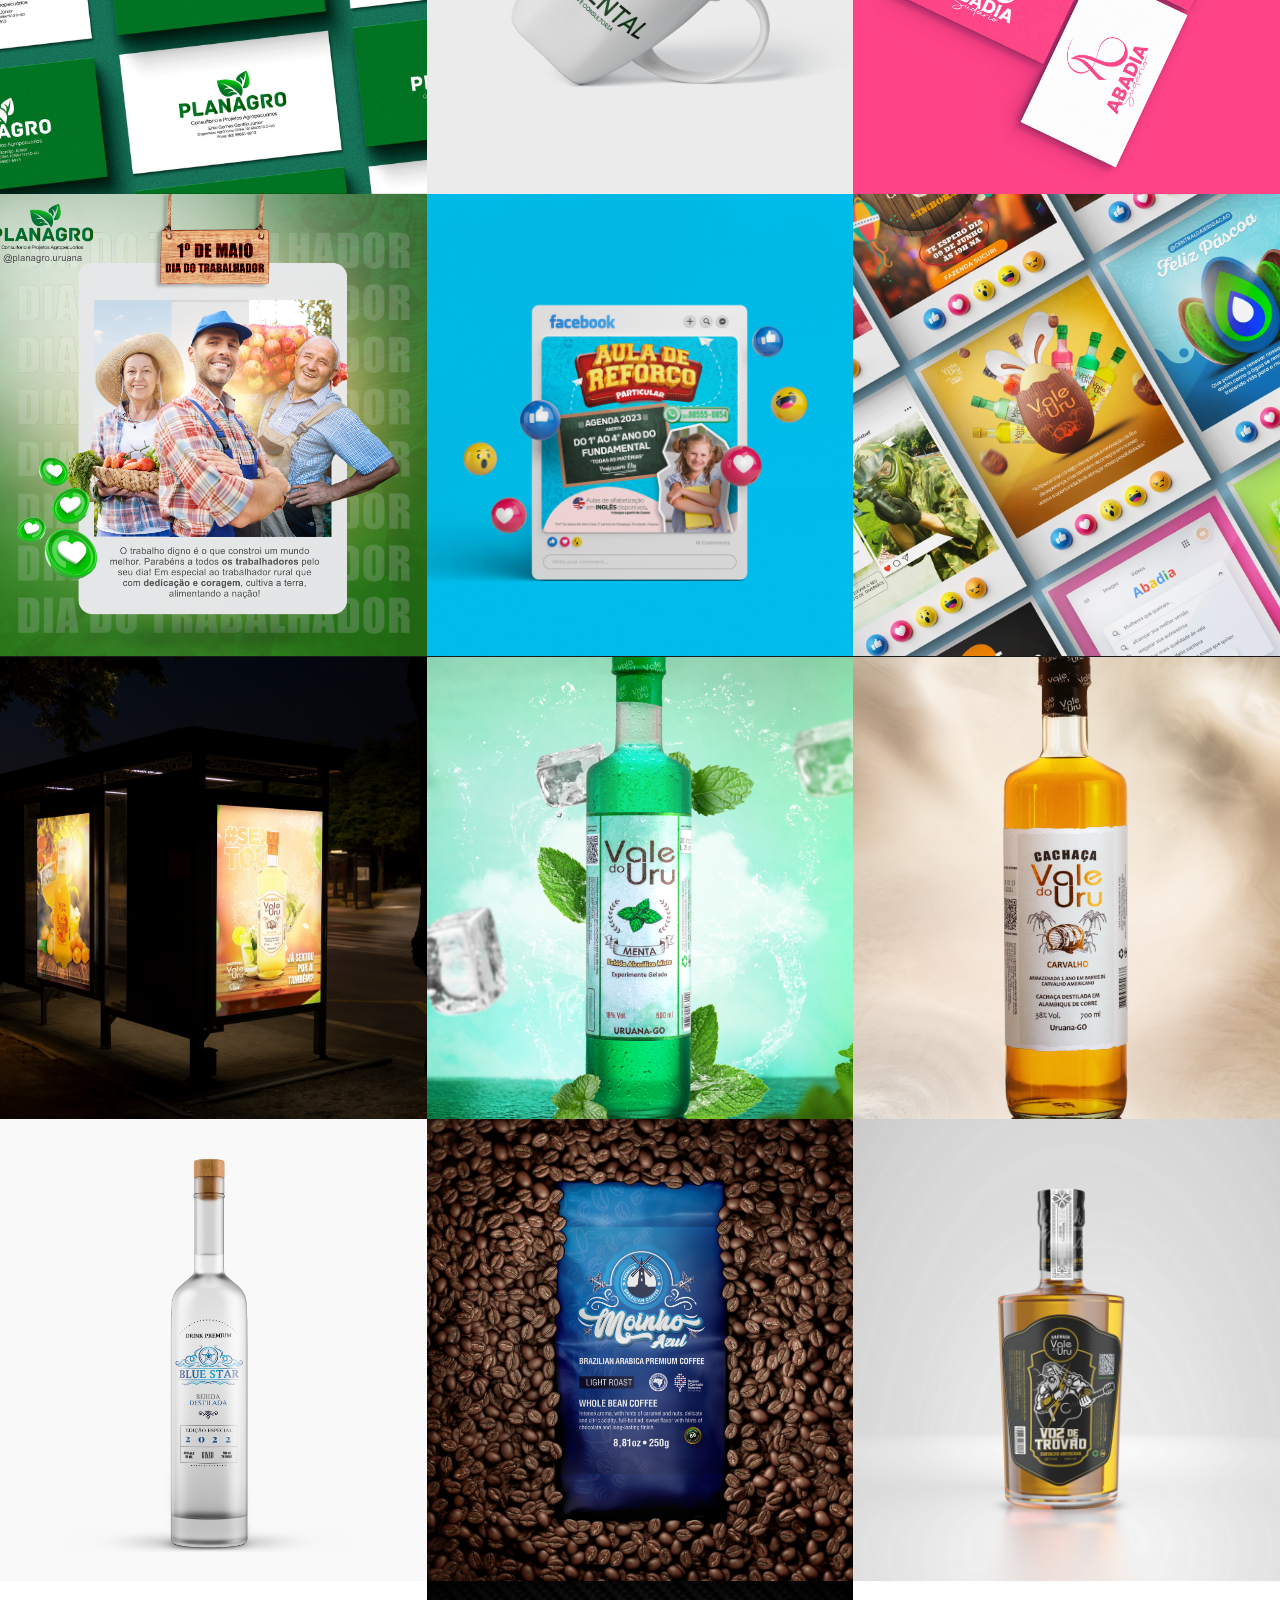
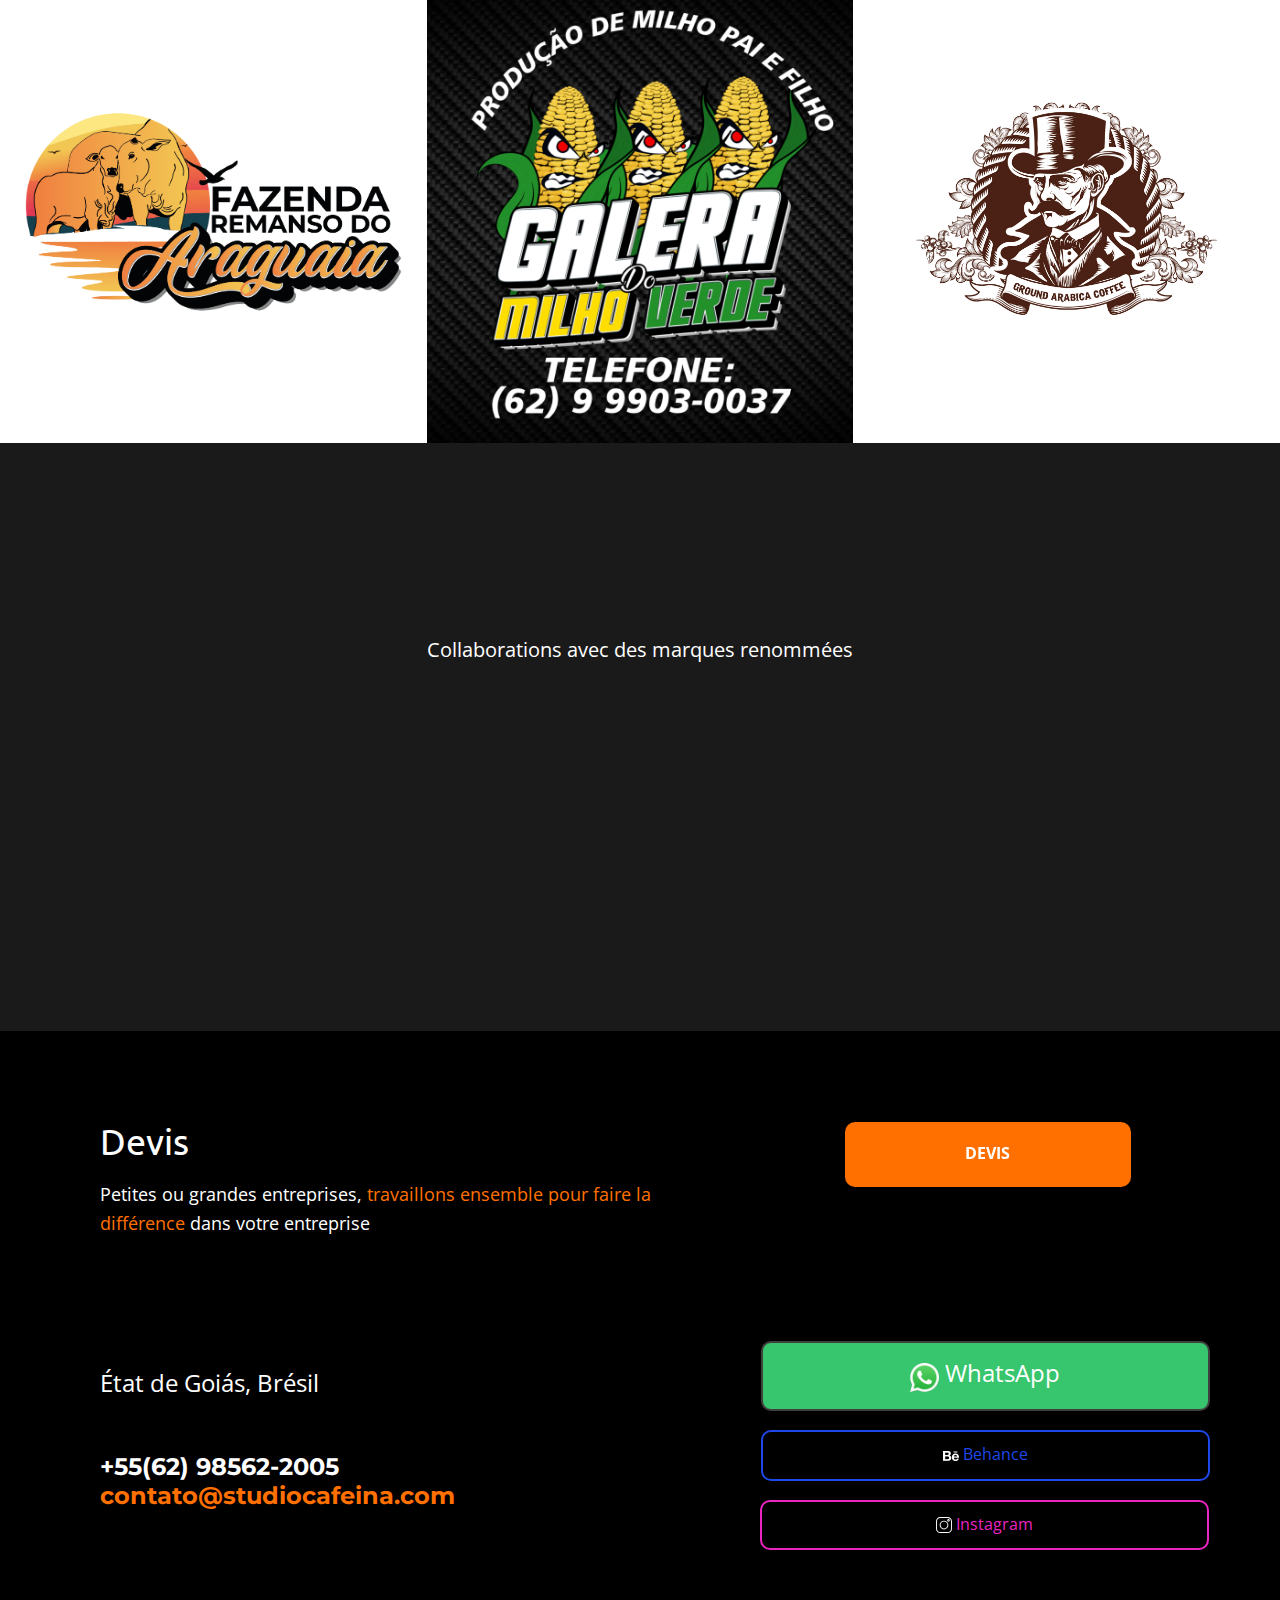
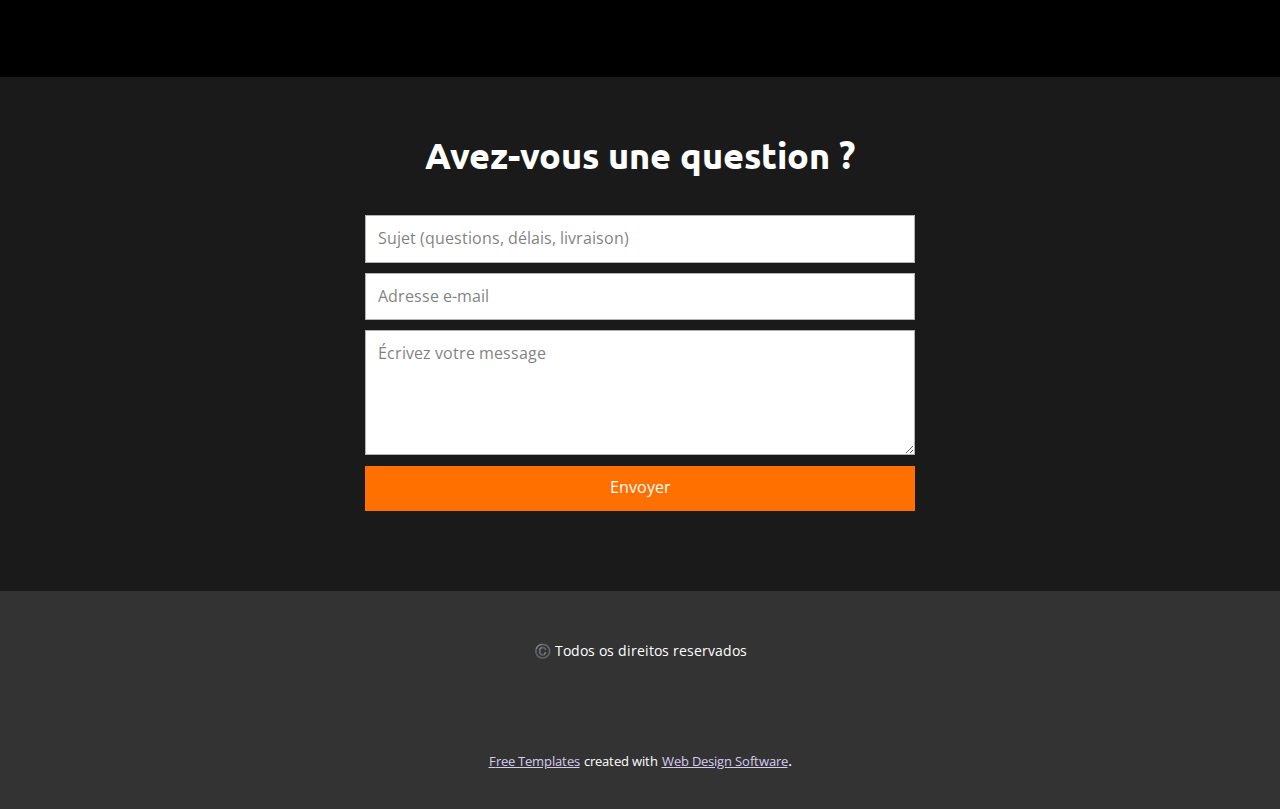
<file: caffeine.html>
<!DOCTYPE html>
<html style="font-size: 16px;" lang="pt"><head>
    <meta name="viewport" content="width=device-width, initial-scale=1.0">
    <meta charset="utf-8">
    <meta name="keywords" content="Logo, studio cafeina, studio cafeína, @studiocafeina, cardápio, cardápios, logo goias, cardápio goiás, cardápios goiás, rótulos, rótulo, rótulo goiás, rótulos goiás">
    <meta name="description" content="Energia, qualidade e criatividade para empreendedores através do design e de soluções práticas.">
    <title>caffeine</title>
    <link rel="stylesheet" href="nicepage.css" media="screen">
<link rel="stylesheet" href="caffeine.css" media="screen">
    <script class="u-script" type="text/javascript" src="jquery.js" defer=""></script>
    <script class="u-script" type="text/javascript" src="nicepage.js" defer=""></script>
    <meta name="generator" content="Nicepage 5.13.1, nicepage.com">
    <meta name="referrer" content="origin">
    <meta property="og:title" content="Portfólio | Studio Cafeína">
    <meta property="og:description" content="Energia, qualidade &amp; criatividade">
    <meta property="og:image" content="images/posts1.jpg">
    <meta property="og:url" content="portfolio.studiocafeina.com">
    <link rel="icon" href="images/Ativo15.svg">
    <link id="u-theme-google-font" rel="stylesheet" href="https://fonts.googleapis.com/css?family=Roboto:100,100i,300,300i,400,400i,500,500i,700,700i,900,900i|Open+Sans:300,300i,400,400i,500,500i,600,600i,700,700i,800,800i">
    <link id="u-page-google-font" rel="stylesheet" href="https://fonts.googleapis.com/css?family=Ubuntu:300,300i,400,400i,500,500i,700,700i|Montserrat:100,100i,200,200i,300,300i,400,400i,500,500i,600,600i,700,700i,800,800i,900,900i">
    
    
    
    
    
    
    
    
    
    
    
    
    
    
    <script type="application/ld+json">{
		"@context": "http://schema.org",
		"@type": "Organization",
		"name": "PORTIFOLIO-STUDIOCAFEINA"
}</script>
    <meta name="theme-color" content="#9d8ad8">
    <meta property="og:type" content="website">
  <meta data-intl-tel-input-cdn-path="intlTelInput/"></head>
  <body class="u-body u-overlap u-overlap-contrast u-xl-mode" data-lang="pt"><header class="u-black u-clearfix u-container-align-left u-header u-header" id="sec-bacc"><div class="u-clearfix u-sheet u-sheet-1">
        <nav class="u-hidden-lg u-hidden-md u-hidden-xl u-hidden-xs u-menu u-menu-hamburger u-offcanvas u-menu-1" data-responsive-from="XL">
          <div class="menu-collapse" style="font-size: 1rem; letter-spacing: 0px;">
            <a class="u-button-style u-custom-left-right-menu-spacing u-custom-padding-bottom u-custom-top-bottom-menu-spacing u-nav-link u-text-active-palette-1-base u-text-hover-palette-2-base" href="#">
              <svg class="u-svg-link" viewBox="0 0 24 24"><use xmlns:xlink="http://www.w3.org/1999/xlink" xlink:href="#menu-hamburger"></use></svg>
              <svg class="u-svg-content" version="1.1" id="menu-hamburger" viewBox="0 0 16 16" x="0px" y="0px" xmlns:xlink="http://www.w3.org/1999/xlink" xmlns="http://www.w3.org/2000/svg"><g><rect y="1" width="16" height="2"></rect><rect y="7" width="16" height="2"></rect><rect y="13" width="16" height="2"></rect>
</g></svg>
            </a>
          </div>
          <div class="u-nav-container">
            <ul class="u-nav u-unstyled u-nav-1"><li class="u-nav-item"><a class="u-button-style u-nav-link u-text-active-palette-1-base u-text-hover-palette-2-base" href="Página-Inicial.html" style="padding: 10px 20px;">Página Inicial</a>
</li><li class="u-nav-item"><a class="u-button-style u-nav-link u-text-active-palette-1-base u-text-hover-palette-2-base" href="caffeine.html" style="padding: 10px 20px;">caffeine</a>
</li><li class="u-nav-item"><a class="u-button-style u-nav-link u-text-active-palette-1-base u-text-hover-palette-2-base" href="caffeinestudio.html" style="padding: 10px 20px;">caffeinestudio</a>
</li></ul>
          </div>
          <div class="u-nav-container-collapse">
            <div class="u-black u-container-style u-inner-container-layout u-opacity u-opacity-95 u-sidenav">
              <div class="u-inner-container-layout u-sidenav-overflow">
                <div class="u-menu-close"></div>
                <ul class="u-align-center u-nav u-popupmenu-items u-unstyled u-nav-2"><li class="u-nav-item"><a class="u-button-style u-nav-link" href="Página-Inicial.html">Página Inicial</a>
</li><li class="u-nav-item"><a class="u-button-style u-nav-link" href="caffeine.html">caffeine</a>
</li><li class="u-nav-item"><a class="u-button-style u-nav-link" href="caffeinestudio.html">caffeinestudio</a>
</li></ul>
              </div>
            </div>
            <div class="u-black u-menu-overlay u-opacity u-opacity-70"></div>
          </div>
        </nav>
      </div></header>
    <section class="u-clearfix u-grey-90 u-section-1" id="sec-3655">
      <div class="u-clearfix u-sheet u-sheet-1">
        <img class="u-image u-image-default u-preserve-proportions u-image-1" src="images/Ativo15.svg?rand=26b1" alt="" data-image-width="247" data-image-height="250" data-animation-name="customAnimationIn" data-animation-duration="1000">
      </div>
    </section>
    <section class="u-align-left u-black u-clearfix u-section-2" id="carousel_a4af">
      <div class="u-clearfix u-sheet u-sheet-1">
        <div class="u-custom-color-1 u-shape u-shape-rectangle u-shape-1"></div>
        <h2 class="u-text u-text-1"> Énergie, <span class="u-text-custom-color-1">Qualité </span>et Créativité.
        </h2>
        <div class="u-gallery u-layout-grid u-lightbox u-show-text-on-hover u-gallery-1">
          <div class="u-gallery-inner u-gallery-inner-1">
            <div class="u-effect-fade u-gallery-item">
              <div class="u-back-slide" data-image-width="1868" data-image-height="1868">
                <img class="u-back-image u-expanded u-back-image-1" src="images/moinhoazullogo2-02.png">
              </div>
              <div class="u-over-slide u-shading u-over-slide-1"></div>
            </div>
            <div class="u-effect-fade u-gallery-item">
              <div class="u-back-slide" data-image-width="1145" data-image-height="913">
                <img class="u-back-image u-expanded u-back-image-2" src="images/Capturadetela2023-08-04204810.png">
              </div>
              <div class="u-over-slide u-shading u-over-slide-2"></div>
            </div>
            <div class="u-effect-fade u-gallery-item">
              <div class="u-back-slide" data-image-width="1080" data-image-height="1080">
                <img class="u-back-image u-expanded u-back-image-3" src="images/studiocafeinaportfolioartevideopostilustraortulos46.png">
              </div>
              <div class="u-over-slide u-shading u-over-slide-3"></div>
            </div>
            <div class="u-effect-fade u-gallery-item">
              <div class="u-back-slide" data-image-width="3000" data-image-height="2000">
                <img class="u-back-image u-expanded u-back-image-4" src="images/posts1.jpg?rand=293a">
              </div>
              <div class="u-over-slide u-shading u-over-slide-4"></div>
            </div>
            <div class="u-effect-fade u-gallery-item">
              <div class="u-back-slide" data-image-width="918" data-image-height="915">
                <img class="u-back-image u-expanded u-back-image-5" src="images/Capturadetela2023-08-04204942.png">
              </div>
              <div class="u-over-slide u-shading u-over-slide-5"></div>
            </div>
            <div class="u-effect-fade u-gallery-item">
              <div class="u-back-slide" data-image-width="2084" data-image-height="2084">
                <img class="u-back-image u-expanded u-back-image-6" src="images/19499662_20-01.png">
              </div>
              <div class="u-over-slide u-shading u-over-slide-6"></div>
            </div>
          </div>
        </div>
        <p class="u-align-center-xs u-text u-text-2"> Des solutions pratiques pour les entrepreneurs grâce au design.</p>
        <p class="u-align-center-xs u-align-left-lg u-align-left-md u-align-left-sm u-align-left-xl u-text u-text-3"> Graphisme réalisé par Igor Carvalho.</p>
        <a href="Página-Inicial.html#carousel_8040" class="u-active-none u-border-2 u-border-no-left u-border-no-right u-border-no-top u-border-white u-btn u-btn-rectangle u-button-style u-custom-font u-heading-font u-hover-none u-none u-btn-1"> Voir plus</a>
      </div>
    </section>
    <section class="u-clearfix u-grey-90 u-section-3" id="carousel_a79e">
      <div class="u-clearfix u-sheet u-valign-middle-md u-valign-middle-xs u-sheet-1">
        <div class="u-clearfix u-expanded-width u-layout-wrap u-layout-wrap-1">
          <div class="u-layout">
            <div class="u-layout-row">
              <div class="u-container-style u-layout-cell u-size-30 u-layout-cell-1">
                <div class="u-container-layout u-container-layout-1">
                  <h2 class="u-custom-font u-font-ubuntu u-text u-text-1"> Je suis <span class="u-text-custom-color-1">Igor Carvalho</span>, un designer qui recherche la simplicité, l'élégance et la sophistication.
                  </h2>
                  <h5 class="u-align-left-xs u-custom-font u-font-ubuntu u-text u-text-default u-text-2"> Actuellement en train de contribuer à <span class="u-text-custom-color-1">Cafeína Design Studio</span> et à d'autres projets.
                  </h5>
                  <p class="u-text u-text-default u-text-3">...</p>
                  <a href="mailto:igor@studiocafeina.com?subject=Services%20de%20design%20graphique%2C%20devis%20et%20questions." class="u-border-none u-btn u-btn-round u-button-style u-custom-color-1 u-radius-20 u-btn-1" target="_blank" data-animation-name="pulse" data-animation-duration="1000" data-animation-direction=""> Contactez-moi par email</a>
                  <a href="https://wa.me/5562985622005" class="u-border-none u-btn u-btn-round u-button-style u-palette-5-base u-radius-20 u-btn-2" target="_blank" data-animation-name="pulse" data-animation-duration="1000" data-animation-direction="">WhatsApp</a>
                </div>
              </div>
              <div class="u-container-style u-layout-cell u-size-30 u-layout-cell-2">
                <div class="u-container-layout u-valign-middle-lg u-valign-middle-md u-valign-middle-sm u-container-layout-2">
                  <img class="u-expanded-width u-image u-image-contain u-image-default u-image-1" src="images/AnyConv.com__igorkarvfoto.webp" alt="" data-image-width="3186" data-image-height="3186">
                </div>
              </div>
            </div>
          </div>
        </div>
      </div>
    </section>
    <section class="u-clearfix u-grey-90 u-section-4" id="carousel_7f0c">
      <div class="u-clearfix u-sheet u-sheet-1">
        <div class="u-clearfix u-layout-wrap u-layout-wrap-1">
          <div class="u-layout">
            <div class="u-layout-row">
              <div class="u-container-align-left-sm u-container-align-left-xs u-container-style u-layout-cell u-size-15 u-layout-cell-1">
                <div class="u-container-layout u-valign-top u-container-layout-1">
                  <h5 class="u-align-left-sm u-align-left-xs u-custom-font u-font-ubuntu u-text u-text-default u-text-1"> Compétences</h5>
                </div>
              </div>
              <div class="u-container-align-left-sm u-container-align-left-xs u-container-style u-layout-cell u-size-25 u-layout-cell-2">
                <div class="u-container-layout u-valign-top-xs u-container-layout-2">
                  <h2 class="u-align-left-sm u-align-left-xs u-custom-font u-font-ubuntu u-text u-text-default u-text-2"> Maîtrise des logiciels d'édition d'images, de vectorisation et de montage vidéo.</h2>
                </div>
              </div>
              <div class="u-container-style u-layout-cell u-size-20 u-layout-cell-3">
                <div class="u-container-layout u-container-layout-3">
                  <div class="u-expanded-width u-list u-list-1">
                    <div class="u-repeater u-repeater-1">
                      <div class="u-container-align-center u-container-style u-grey-80 u-list-item u-repeater-item u-list-item-1">
                        <div class="u-container-layout u-similar-container u-valign-top u-container-layout-4"><span class="u-icon u-icon-1"><svg class="u-svg-link" preserveAspectRatio="xMidYMin slice" viewBox="0 0 791.454 791.454" style=""><use xmlns:xlink="http://www.w3.org/1999/xlink" xlink:href="#svg-4b0c"></use></svg><svg class="u-svg-content" viewBox="0 0 791.454 791.454" id="svg-4b0c"><g><g id="Vrstva_x0020_1"><path clip-rule="evenodd" d="m202.718 0h264.814l224.164 233.873v454.622c0 56.868-46.092 102.959-102.959 102.959h-386.019c-56.868 0-102.959-46.092-102.959-102.959v-585.536c0-56.867 46.091-102.959 102.959-102.959z" fill="currentColor" fill-rule="evenodd"></path><g fill="#fff"><path clip-rule="evenodd" d="m467.212 0v231.952h224.484z" fill-rule="evenodd" opacity=".302"></path><path d="m287.966 590.55h40.01c1.067 0 2.027-.747 2.241-1.707l11.736-42.144h45.345l12.59 42.144c.32.96 1.28 1.707 2.347 1.707h41.504c1.387 0 2.454-1.067 2.454-2.347 0-.427-.107-.747-.213-1.067l-52.92-170.497c-.32-.96-1.174-1.6-2.241-1.6h-50.68c-1.067 0-2.027.64-2.241 1.6l-52.28 170.817c-.213.747 0 1.494.427 2.134.428.533 1.175.96 1.921.96zm194.823-139.129c13.443 0 23.153-9.069 23.153-21.659-.32-12.91-9.709-21.872-22.939-21.872-6.722 0-12.697 2.347-16.858 6.508-3.841 3.948-5.868 9.496-5.761 15.364-.107 5.761 1.92 11.096 5.868 15.044 4.054 4.268 9.922 6.615 16.537 6.615zm-18.991 10.456c-1.387 0-2.454 1.067-2.454 2.347v123.978c0 1.28 1.067 2.347 2.454 2.347h38.516c1.28 0 2.347-1.067 2.347-2.347v-123.978c0-1.28-1.067-2.347-2.347-2.347zm-83.541 51.213h-31.368l9.282-33.288c1.6-5.975 3.201-13.017 4.801-19.845.32-1.6.64-3.094 1.067-4.695 2.027 8.215 4.268 17.071 6.508 24.646z"></path>
</g>
</g>
</g></svg></span>
                        </div>
                      </div>
                      <div class="u-container-style u-grey-80 u-list-item u-repeater-item u-list-item-2">
                        <div class="u-container-layout u-similar-container u-valign-top u-container-layout-5"><span class="u-icon u-icon-2"><svg class="u-svg-link" preserveAspectRatio="xMidYMin slice" viewBox="0 0 512 512" style=""><use xmlns:xlink="http://www.w3.org/1999/xlink" xlink:href="#svg-8a32"></use></svg><svg class="u-svg-content" viewBox="0 0 512 512" id="svg-8a32"><g id="Layer_2"><g id="Layer_1-2"><g id="Pr"><rect fill="#4b5896" height="512" rx="86.57" width="512"></rect><path d="m425.43 0h-36.43v34.43a86.57 86.57 0 0 0 86.57 86.57h36.43v-34.43a86.57 86.57 0 0 0 -86.57-86.57z" fill="#656faa"></path><path d="m96 57a363.32 363.32 0 0 0 -94.29 12.37 87 87 0 0 0 -1.71 17.2v338.86a86.57 86.57 0 0 0 86.57 86.57h338.86a86.61 86.61 0 0 0 22.57-3 363.73 363.73 0 0 0 11-89c0-200.48-162.52-363-363-363z" fill="#656faa"></path><g fill="#fff"><path d="m94.22 135.31h45.49v241.38h-45.49zm20.78 103.92h77.2a27.37 27.37 0 0 0 14.36-3.73 25.6 25.6 0 0 0 9.68-10.5 33.82 33.82 0 0 0 3.49-15.61 35.3 35.3 0 0 0 -3.41-15.85 24.93 24.93 0 0 0 -9.63-10.63 27.68 27.68 0 0 0 -14.52-3.74h-77.17v-43.86h76q22.59 0 39.77 9.21a65.48 65.48 0 0 1 26.64 26q9.46 16.77 9.46 38.85t-9.46 38.76a65.1 65.1 0 0 1 -26.64 25.82q-17.19 9.13-39.77 9.13h-76z"></path><path d="m294.27 204.37h48.81v172.32h-48.81zm88.81 43a34 34 0 0 0 -11.08-1.66q-13.79 0-21.33 8.88t-7.55 24.65l-3.49-44.82q7.14-15.43 18.51-24a40.65 40.65 0 0 1 25-8.55 53.42 53.42 0 0 1 19.51 3.4 42.55 42.55 0 0 1 15.19 10.05l-26.56 37a20.89 20.89 0 0 0 -8.2-4.95z"></path>
</g>
</g>
</g>
</g></svg></span>
                        </div>
                      </div>
                      <div class="u-container-style u-grey-80 u-list-item u-repeater-item u-list-item-3">
                        <div class="u-container-layout u-similar-container u-valign-top u-container-layout-6"><span class="u-file-icon u-icon u-icon-3"><img src="images/5210800.png" alt=""></span>
                        </div>
                      </div>
                      <div class="u-container-style u-grey-80 u-list-item u-repeater-item u-list-item-4">
                        <div class="u-container-layout u-similar-container u-valign-top u-container-layout-7"><span class="u-icon u-icon-4"><svg class="u-svg-link" preserveAspectRatio="xMidYMin slice" viewBox="0 0 511 511" style=""><use xmlns:xlink="http://www.w3.org/1999/xlink" xlink:href="#svg-74c1"></use></svg><svg class="u-svg-content" viewBox="0 0 511 511" x="0px" y="0px" id="svg-74c1" style="enable-background:new 0 0 511 511;"><path style="fill:#8F44AB;" d="M511,431c0,44.183-35.817,80-80,80H80c-44.183,0-80-35.817-80-80V104L104,0h327
	c44.183,0,80,35.817,80,80V431z"></path><path style="fill:#B154D4;" d="M0,104h69.334C88.4,104,104,88.666,104,69.6V0L0,104z"></path><polygon style="opacity:0.2;fill:#5D5D5D;enable-background:new    ;" points="0,159.733 0,104 55.467,104 "></polygon><path style="fill:#B154D4;" d="M156.673,296.048l-17.575,47.669H110.45l62.354-167.321h32.502l65.484,167.321h-28.168
	l-18.538-47.669H156.673z M164.858,272.455h50.317l-21.908-56.096l-3.853-18.778l-3.853,18.778L164.858,272.455z"></path><path style="fill:#B154D4;" d="M312.436,291.233c0,4.657,0.602,8.949,1.806,12.88c1.204,3.935,3.208,7.306,6.019,10.111
	c2.807,2.811,6.538,5.019,11.195,6.621c4.652,1.606,10.432,2.407,17.334,2.407c6.098,0,10.834-0.88,14.204-2.648
	c3.37-1.764,6.981-4.491,10.833-8.186l21.668,8.908c-5.139,8.667-11.959,15.047-20.463,19.14c-8.51,4.093-17.658,6.139-27.446,6.139
	c-20.065,0-35.312-5.214-45.743-15.648c-10.435-10.432-15.648-25.839-15.648-46.224v-2.648c0-2.084,0-4.093,0-6.019
	c0-1.927,0.079-3.77,0.241-5.538c0.319-7.704,2.084-14.686,5.296-20.945c3.209-6.259,7.464-11.635,12.76-16.13
	c5.297-4.491,11.395-7.944,18.297-10.353c6.899-2.407,14.205-3.611,21.908-3.611c8.826,0,16.691,1.407,23.594,4.214
	c6.899,2.81,12.76,6.74,17.575,11.796c4.815,5.057,8.464,11.158,10.954,18.298c2.486,7.144,3.732,15.047,3.732,23.714v13.723
	L312.436,291.233L312.436,291.233z M312.436,268.844h61.873c0-3.853-0.723-7.381-2.167-10.594c-1.444-3.208-3.491-5.936-6.14-8.186
	c-2.648-2.245-5.777-4.01-9.389-5.296c-3.611-1.283-7.584-1.926-11.918-1.926c-4.014,0-7.943,0.481-11.796,1.444
	s-7.306,2.527-10.353,4.694c-3.051,2.167-5.5,4.897-7.343,8.186C313.357,260.459,312.436,264.352,312.436,268.844z"></path><path style="fill:#FFFFFF;" d="M156.673,290.048l-17.575,47.669H110.45l62.354-167.321h32.502l65.484,167.321h-28.168
	l-18.538-47.669H156.673z M164.858,266.455h50.317l-21.908-56.096l-3.853-18.778l-3.853,18.778L164.858,266.455z"></path><path style="fill:#FFFFFF;" d="M312.436,285.233c0,4.657,0.602,8.949,1.806,12.88c1.204,3.935,3.208,7.306,6.019,10.111
	c2.807,2.811,6.538,5.019,11.195,6.621c4.652,1.606,10.432,2.407,17.334,2.407c6.098,0,10.834-0.88,14.204-2.648
	c3.37-1.764,6.981-4.491,10.833-8.186l21.668,8.908c-5.139,8.667-11.959,15.047-20.463,19.14c-8.51,4.093-17.658,6.139-27.446,6.139
	c-20.065,0-35.312-5.214-45.743-15.648c-10.435-10.432-15.648-25.839-15.648-46.224v-2.648c0-2.084,0-4.093,0-6.019
	c0-1.927,0.079-3.77,0.241-5.538c0.319-7.704,2.084-14.686,5.296-20.945c3.209-6.259,7.464-11.635,12.76-16.13
	c5.297-4.491,11.395-7.944,18.297-10.353c6.899-2.407,14.205-3.611,21.908-3.611c8.826,0,16.691,1.407,23.594,4.214
	c6.899,2.81,12.76,6.74,17.575,11.796c4.815,5.057,8.464,11.158,10.954,18.298c2.486,7.144,3.732,15.047,3.732,23.714v13.723
	L312.436,285.233L312.436,285.233z M312.436,262.844h61.873c0-3.853-0.723-7.381-2.167-10.594c-1.444-3.208-3.491-5.936-6.14-8.186
	c-2.648-2.245-5.777-4.01-9.389-5.296c-3.611-1.283-7.584-1.926-11.918-1.926c-4.014,0-7.943,0.481-11.796,1.444
	s-7.306,2.527-10.353,4.694c-3.051,2.167-5.5,4.897-7.343,8.186C313.357,254.459,312.436,258.352,312.436,262.844z"></path></svg></span>
                        </div>
                      </div>
                    </div>
                  </div>
                </div>
              </div>
            </div>
          </div>
        </div>
      </div>
    </section>
    <section class="u-clearfix u-grey-90 u-section-5" id="carousel_8040">
      <div class="u-clearfix u-sheet u-sheet-1">
        <div class="u-clearfix u-expanded-width-xs u-layout-wrap u-layout-wrap-1">
          <div class="u-layout">
            <div class="u-layout-row">
              <div class="u-container-style u-layout-cell u-size-23-md u-size-23-sm u-size-23-xs u-size-25-lg u-size-25-xl u-layout-cell-1">
                <div class="u-container-layout u-container-layout-1">
                  <h4 class="u-custom-font u-font-ubuntu u-text u-text-default u-text-1"> Portfolio</h4>
                  <p class="u-text u-text-default u-text-2"> Graphisme réalisé par Igor Carvalho.</p>
                </div>
              </div>
              <div class="u-container-style u-layout-cell u-size-35-lg u-size-35-xl u-size-37-md u-size-37-sm u-size-37-xs u-layout-cell-2">
                <div class="u-container-layout u-valign-top u-container-layout-2">
                  <h2 class="u-custom-font u-font-ubuntu u-text u-text-3"> Voici <span class="u-text-custom-color-1">un aperçu</span> de mon travail en matière de conception de planification.
                  </h2>
                </div>
              </div>
            </div>
          </div>
        </div>
        <div class="u-expanded-width u-list u-list-1">
          <div class="u-repeater u-repeater-1"></div>
        </div>
      </div>
    </section>
    <section class="u-align-center u-clearfix u-grey-90 u-valign-bottom-md u-valign-middle-sm u-valign-middle-xs u-section-6" id="sec-f98f">
      <div class="u-expanded-width u-gallery u-layout-grid u-lightbox u-show-text-on-hover u-gallery-1">
        <div class="u-gallery-inner u-gallery-inner-1">
          <div class="u-effect-fade u-gallery-item">
            <div class="u-back-slide" data-image-width="2400" data-image-height="1800">
              <img class="u-back-image u-expanded" src="images/26184521_m016t0078_apr0822_view_8.jpg" alt="Planagro">
            </div>
            <div class="u-over-slide u-shading u-valign-middle u-over-slide-1">
              <h3 class="u-gallery-heading" style="text-transform: uppercase;">Planagro</h3>
              <p class="u-gallery-text">Logo</p>
            </div>
          </div>
          <div class="u-effect-fade u-gallery-item">
            <div class="u-back-slide" data-image-width="3500" data-image-height="2300">
              <img class="u-back-image u-expanded" src="images/portfolio-studio-cafeina1.png" alt="GS Ambiental">
            </div>
            <div class="u-over-slide u-shading u-valign-middle u-over-slide-2">
              <h3 class="u-gallery-heading" style="text-transform: uppercase;">GS Ambiental</h3>
              <p class="u-gallery-text">Logo</p>
            </div>
          </div>
          <div class="u-effect-fade u-gallery-item">
            <div class="u-back-slide" data-image-width="3300" data-image-height="2700">
              <img class="u-back-image u-expanded u-back-image-3" src="images/portfolio-studio-cafeina2.png" alt="Abadia Sudário">
            </div>
            <div class="u-over-slide u-shading u-valign-middle u-over-slide-3">
              <h3 class="u-gallery-heading" style="text-transform: uppercase;">Abadia Sudário</h3>
              <p class="u-gallery-text">Logo</p>
            </div>
          </div>
        </div>
      </div>
    </section>
    <section class="u-align-center u-clearfix u-grey-90 u-section-7" id="sec-3627">
      <div class="u-expanded-width u-gallery u-layout-grid u-lightbox u-show-text-on-hover u-gallery-1">
        <div class="u-gallery-inner u-gallery-inner-1">
          <div class="u-effect-fade u-gallery-item">
            <div class="u-back-slide" data-image-width="918" data-image-height="915">
              <img class="u-back-image u-expanded" src="images/Capturadetela2023-08-04204942.png" alt="Fête du Travail">
            </div>
            <div class="u-over-slide u-shading u-valign-middle u-over-slide-1">
              <h3 class="u-gallery-heading" style="text-transform: uppercase;">Fête du Travail</h3>
              <p class="u-gallery-text">Social media assets</p>
            </div>
          </div>
          <div class="u-effect-fade u-gallery-item">
            <div class="u-back-slide" data-image-width="1920" data-image-height="1920">
              <img class="u-back-image u-expanded u-back-image-2" src="images/auladereforo1.jpg" alt="Cours de soutien">
            </div>
            <div class="u-over-slide u-shading u-valign-middle u-over-slide-2">
              <h3 class="u-gallery-heading" style="text-transform: uppercase;">Cours de soutien</h3>
              <p class="u-gallery-text">Social media assets</p>
            </div>
          </div>
          <div class="u-effect-fade u-gallery-item">
            <div class="u-back-slide" data-image-width="3000" data-image-height="2000">
              <img class="u-back-image u-expanded u-back-image-3" src="images/posts1.jpg?rand=3d30" alt="Autres dessins graphiques">
            </div>
            <div class="u-over-slide u-shading u-valign-middle u-over-slide-3">
              <h3 class="u-gallery-heading" style="text-transform: uppercase;">Autres dessins graphiques</h3>
              <p class="u-gallery-text">Social media assets</p>
            </div>
          </div>
        </div>
      </div>
    </section>
    <section class="u-align-center u-clearfix u-grey-90 u-valign-middle-lg u-valign-middle-md u-valign-middle-sm u-valign-middle-xs u-section-8" id="sec-30d6">
      <div class="u-expanded-width u-gallery u-layout-grid u-lightbox u-show-text-on-hover u-gallery-1">
        <div class="u-gallery-inner u-gallery-inner-1">
          <div class="u-effect-fade u-gallery-item">
            <div class="u-back-slide" data-image-width="3629" data-image-height="2415">
              <img class="u-back-image u-expanded" src="images/vale-do-uru-ponto.jpg" alt="Vale do Uru - Boisson alcoolisée brésilienne">
            </div>
            <div class="u-over-slide u-shading u-valign-middle u-over-slide-1">
              <h3 class="u-gallery-heading" style="text-transform: uppercase;">Vale do Uru - Boisson alcoolisée brésilienne</h3>
              <p class="u-gallery-text">Image manipulation and editing for products</p>
            </div>
          </div>
          <div class="u-effect-fade u-gallery-item">
            <div class="u-back-slide" data-image-width="609" data-image-height="915">
              <img class="u-back-image u-expanded u-back-image-2" src="images/Capturadetela2023-08-04204457.png" alt="Vale do Uru - Menta - Boisson alcoolisée brésilienne">
            </div>
            <div class="u-over-slide u-shading u-valign-middle u-over-slide-2">
              <h3 class="u-gallery-heading" style="text-transform: uppercase;">Vale do Uru - Menta - Boisson alcoolisée brésilienne</h3>
              <p class="u-gallery-text">Image manipulation and editing for products</p>
            </div>
          </div>
          <div class="u-effect-fade u-gallery-item">
            <div class="u-back-slide" data-image-width="608" data-image-height="917">
              <img class="u-back-image u-expanded u-back-image-3" src="images/Capturadetela2023-08-04211737.png" alt="Vale do Uru - Carvalho - Boisson alcoolisée brésilienne">
            </div>
            <div class="u-over-slide u-shading u-valign-middle u-over-slide-3">
              <h3 class="u-gallery-heading" style="text-transform: uppercase;">Vale do Uru - Carvalho - Boisson alcoolisée brésilienne</h3>
              <p class="u-gallery-text">Image manipulation and editing for products</p>
            </div>
          </div>
        </div>
      </div>
    </section>
    <section class="u-align-center u-clearfix u-grey-90 u-valign-middle-lg u-valign-middle-md u-valign-middle-sm u-valign-middle-xs u-section-9" id="sec-e444">
      <div class="u-expanded-width u-gallery u-layout-grid u-lightbox u-show-text-on-hover u-gallery-1">
        <div class="u-gallery-inner u-gallery-inner-1">
          <div class="u-effect-fade u-gallery-item">
            <div class="u-back-slide" data-image-width="1190" data-image-height="894">
              <img class="u-back-image u-expanded" src="images/studiocafeinaportfolioartevideopostilustraortulos7.png" alt="Blue Star - Boisson alcoolisée brésilienne">
            </div>
            <div class="u-over-slide u-shading u-valign-middle u-over-slide-1">
              <h3 class="u-gallery-heading" style="text-transform: uppercase;">Blue Star - Boisson alcoolisée brésilienne</h3>
              <p class="u-gallery-text">Labels and packaging</p>
            </div>
          </div>
          <div class="u-effect-fade u-gallery-item">
            <div class="u-back-slide" data-image-width="1145" data-image-height="913">
              <img class="u-back-image u-expanded" src="images/Capturadetela2023-08-04204810.png" alt="Moinho Azul Café brésilien">
            </div>
            <div class="u-over-slide u-shading u-valign-middle u-over-slide-2">
              <h3 class="u-gallery-heading" style="text-transform: uppercase;">Moinho Azul Café brésilien</h3>
              <p class="u-gallery-text">Labels and packaging</p>
            </div>
          </div>
          <div class="u-effect-fade u-gallery-item">
            <div class="u-back-slide" data-image-width="2798" data-image-height="2798">
              <img class="u-back-image u-expanded u-back-image-3" src="images/voz1.png" alt="Voz de Trovão - Boisson alcoolisée brésilienne">
            </div>
            <div class="u-over-slide u-shading u-valign-middle u-over-slide-3">
              <h3 class="u-gallery-heading" style="text-transform: uppercase;">Voz de Trovão - Boisson alcoolisée brésilienne</h3>
              <p class="u-gallery-text">Labels and packaging</p>
            </div>
          </div>
        </div>
      </div>
    </section>
    <section class="u-align-center u-clearfix u-grey-90 u-valign-top u-section-10" id="sec-4403">
      <div class="u-expanded-width u-gallery u-layout-grid u-lightbox u-show-text-on-hover u-gallery-1">
        <div class="u-gallery-inner u-gallery-inner-1">
          <div class="u-effect-fade u-gallery-item">
            <div class="u-back-slide" data-image-width="2363" data-image-height="2363">
              <img class="u-back-image u-expanded" src="images/Fazenda-Remanso-do-Araguaia-logo_Prancheta11.png" alt="Ferme Remanso do Araguaia">
            </div>
            <div class="u-over-slide u-shading u-valign-middle u-over-slide-1">
              <h3 class="u-gallery-heading" style="text-transform: uppercase;">Ferme Remanso do Araguaia</h3>
              <p class="u-gallery-text">Illustrations</p>
            </div>
          </div>
          <div class="u-effect-fade u-gallery-item">
            <div class="u-back-slide" data-image-width="1010" data-image-height="1010">
              <img class="u-back-image u-expanded" src="images/studiocafeinaportfolioartevideopostilustraortulos5.png" alt="Galera do Milho Verde sticker">
            </div>
            <div class="u-over-slide u-shading u-valign-middle u-over-slide-2">
              <h3 class="u-gallery-heading" style="text-transform: uppercase;">Galera do Milho Verde sticker</h3>
              <p class="u-gallery-text">Illustrations</p>
            </div>
          </div>
          <div class="u-effect-fade u-gallery-item">
            <div class="u-back-slide" data-image-width="2800" data-image-height="3200">
              <img class="u-back-image u-expanded u-back-image-3" src="images/studiocafeinaportfolioartevideopostilustraortulos241.png" alt="Rugendas Coffee">
            </div>
            <div class="u-over-slide u-shading u-valign-middle u-over-slide-3">
              <h3 class="u-gallery-heading" style="text-transform: uppercase;">Rugendas Coffee</h3>
              <p class="u-gallery-text">Illustrations</p>
            </div>
          </div>
        </div>
      </div>
    </section>
    <section class="u-align-center u-clearfix u-grey-90 u-section-11" id="sec-7764">
      <div class="u-clearfix u-sheet u-sheet-1">
        <h2 class="u-align-center u-text u-text-1" data-animation-name="customAnimationIn" data-animation-duration="1000"> Clients et partenaires</h2>
        <p class="u-align-center u-text u-text-2"> Collaborations avec des marques renommées</p>
        <div class="u-expanded-width u-list u-list-1">
          <div class="u-repeater u-repeater-1">
            <div class="u-container-align-center u-container-style u-list-item u-repeater-item">
              <div class="u-container-layout u-similar-container u-valign-middle-lg u-valign-middle-md u-valign-middle-sm u-valign-middle-xl u-container-layout-1">
                <img alt="" class="u-image u-image-contain u-image-default u-image-1" data-image-width="250" data-image-height="114" src="images/Ativo2.svg" data-animation-name="customAnimationIn" data-animation-duration="1500">
              </div>
            </div>
            <div class="u-container-align-center-lg u-container-align-center-md u-container-align-center-sm u-container-align-center-xl u-container-style u-list-item u-repeater-item">
              <div class="u-container-layout u-similar-container u-valign-middle-lg u-valign-middle-md u-valign-middle-sm u-valign-middle-xl u-container-layout-2">
                <img alt="" class="u-image u-image-contain u-image-default u-image-2" data-image-width="3920" data-image-height="4609" src="images/AnyConv.com__abadialogosite-01.webp" data-animation-name="customAnimationIn" data-animation-duration="1500">
              </div>
            </div>
            <div class="u-container-align-center u-container-style u-list-item u-repeater-item">
              <div class="u-container-layout u-similar-container u-valign-middle-lg u-valign-middle-md u-valign-middle-sm u-valign-middle-xl u-container-layout-3">
                <img alt="" class="u-image u-image-contain u-image-default u-image-3" data-image-width="262" data-image-height="150" src="images/Ativo1.svg" data-animation-name="customAnimationIn" data-animation-duration="1500">
              </div>
            </div>
            <div class="u-container-align-center-lg u-container-align-center-md u-container-align-center-sm u-container-align-center-xl u-container-style u-list-item u-repeater-item">
              <div class="u-container-layout u-similar-container u-valign-middle-lg u-valign-middle-md u-valign-middle-sm u-valign-middle-xl u-container-layout-4">
                <img alt="" class="u-image u-image-contain u-image-default u-image-4" data-image-width="160" data-image-height="150" src="images/Ativo12.svg" data-animation-name="customAnimationIn" data-animation-duration="1500">
              </div>
            </div>
            <div class="u-container-align-center-lg u-container-align-center-md u-container-align-center-sm u-container-align-center-xl u-container-style u-list-item u-repeater-item">
              <div class="u-container-layout u-similar-container u-valign-middle-lg u-valign-middle-md u-valign-middle-sm u-valign-middle-xl u-container-layout-5">
                <img alt="" class="u-image u-image-contain u-image-default u-image-5" data-image-width="231" data-image-height="150" src="images/Ativo13.svg" data-animation-name="customAnimationIn" data-animation-duration="1500">
              </div>
            </div>
            <div class="u-container-align-center-lg u-container-align-center-md u-container-align-center-sm u-container-align-center-xl u-container-style u-list-item u-repeater-item">
              <div class="u-container-layout u-similar-container u-valign-middle-lg u-valign-middle-md u-valign-middle-sm u-valign-middle-xl u-container-layout-6">
                <img alt="" class="u-image u-image-contain u-image-default u-image-6" data-image-width="203" data-image-height="150" src="images/Ativo14.svg" data-animation-name="customAnimationIn" data-animation-duration="1500">
              </div>
            </div>
            <div class="u-container-align-center-lg u-container-align-center-md u-container-align-center-sm u-container-align-center-xl u-container-style u-list-item u-repeater-item">
              <div class="u-container-layout u-similar-container u-valign-middle-lg u-valign-middle-md u-valign-middle-sm u-valign-middle-xl u-container-layout-7">
                <img alt="" class="u-image u-image-contain u-image-default u-image-7" data-image-width="86" data-image-height="86" src="images/711285_44ae947583e14795b7fb638aa3a6e25fmv2.webp" data-animation-name="customAnimationIn" data-animation-duration="1500">
              </div>
            </div>
            <div class="u-container-align-center u-container-style u-list-item u-repeater-item">
              <div class="u-container-layout u-similar-container u-valign-middle-lg u-valign-middle-md u-valign-middle-sm u-valign-middle-xl u-container-layout-8">
                <img alt="" class="u-image u-image-contain u-image-default u-image-8" data-image-width="150" data-image-height="150" src="images/711285_87711f2250764830ab766d851d7ae88amv21.webp" data-animation-name="customAnimationIn" data-animation-duration="1500">
              </div>
            </div>
          </div>
        </div>
      </div>
      <style data-mode="XXL">@media (max-width: 0px) {
   .u-section-11 {
    background-image: none;
  }
  .u-section-11 .u-sheet-1 {
    min-height: 905px;
  }
  .u-section-11 .u-text-1 {
    --animation-custom_in-translate_x: 0px;
    --animation-custom_in-translate_y: -100px;
    --animation-custom_in-opacity: 0;
    --animation-custom_in-rotate: 0deg;
    --animation-custom_in-scale: 0.3;
    margin-top: 60px;
    margin-left: auto;
    margin-right: auto;
    margin-bottom: 0;
  }
  .u-section-11 .u-text-2 {
    line-height: 2;
    font-size: 1.25rem;
    margin-top: 28px;
    margin-left: 0;
    margin-right: 0;
    margin-bottom: 0;
  }
  .u-block-a4d5-65 {
    border-style: solid;
    padding-top: 0;
    padding-bottom: 0;
    padding-left: 0;
    padding-right: 0;
  }
  .u-section-11 .u-list-1 {
    grid-template-rows: repeat(1, auto);
    margin-top: 58px;
    margin-bottom: 60px;
  }
  .u-section-11 .u-repeater-1 {
    grid-template-columns: repeat(4, 25%);
    min-height: 460px;
    grid-gap: 0px;
  }
  .u-section-11 .u-container-layout-1 {
    padding-top: 30px;
    padding-bottom: 30px;
    padding-left: 40px;
    padding-right: 40px;
  }
  .u-section-11 .u-image-1 {
    height: 62px;
    width: 192px;
    --animation-custom_in-translate_x: 0px;
    --animation-custom_in-translate_y: 100px;
    --animation-custom_in-opacity: 0;
    --animation-custom_in-rotate: 0deg;
    --animation-custom_in-scale: 0.3;
    margin-top: 0;
    margin-bottom: 0;
    margin-left: auto;
    margin-right: auto;
  }
  .u-section-11 .u-container-layout-2 {
    padding-top: 30px;
    padding-bottom: 30px;
    padding-left: 40px;
    padding-right: 40px;
  }
  .u-section-11 .u-image-2 {
    height: 62px;
    width: 192px;
    --animation-custom_in-translate_x: 0px;
    --animation-custom_in-translate_y: 100px;
    --animation-custom_in-opacity: 0;
    --animation-custom_in-rotate: 0deg;
    --animation-custom_in-scale: 0.3;
    margin-top: 0;
    margin-bottom: 0;
    margin-left: auto;
    margin-right: auto;
  }
  .u-section-11 .u-container-layout-3 {
    padding-top: 30px;
    padding-bottom: 30px;
    padding-left: 40px;
    padding-right: 40px;
  }
  .u-section-11 .u-image-3 {
    height: 62px;
    width: 192px;
    --animation-custom_in-translate_x: 0px;
    --animation-custom_in-translate_y: 100px;
    --animation-custom_in-opacity: 0;
    --animation-custom_in-rotate: 0deg;
    --animation-custom_in-scale: 0.3;
    margin-top: 0;
    margin-bottom: 0;
    margin-left: auto;
    margin-right: auto;
  }
  .u-section-11 .u-container-layout-4 {
    padding-top: 30px;
    padding-bottom: 30px;
    padding-left: 40px;
    padding-right: 40px;
  }
  .u-section-11 .u-image-4 {
    height: 62px;
    width: 192px;
    --animation-custom_in-translate_x: 0px;
    --animation-custom_in-translate_y: 100px;
    --animation-custom_in-opacity: 0;
    --animation-custom_in-rotate: 0deg;
    --animation-custom_in-scale: 0.3;
    margin-top: 0;
    margin-bottom: 0;
    margin-left: auto;
    margin-right: auto;
  }
  .u-section-11 .u-container-layout-5 {
    padding-top: 30px;
    padding-bottom: 30px;
    padding-left: 40px;
    padding-right: 40px;
  }
  .u-section-11 .u-image-5 {
    height: 62px;
    width: 192px;
    --animation-custom_in-translate_x: 0px;
    --animation-custom_in-translate_y: 100px;
    --animation-custom_in-opacity: 0;
    --animation-custom_in-rotate: 0deg;
    --animation-custom_in-scale: 0.3;
    margin-top: 0;
    margin-bottom: 0;
    margin-left: auto;
    margin-right: auto;
  }
  .u-section-11 .u-container-layout-6 {
    padding-top: 30px;
    padding-bottom: 30px;
    padding-left: 40px;
    padding-right: 40px;
  }
  .u-section-11 .u-image-6 {
    height: 62px;
    width: 192px;
    --animation-custom_in-translate_x: 0px;
    --animation-custom_in-translate_y: 100px;
    --animation-custom_in-opacity: 0;
    --animation-custom_in-rotate: 0deg;
    --animation-custom_in-scale: 0.3;
    margin-top: 0;
    margin-bottom: 0;
    margin-left: auto;
    margin-right: auto;
  }
  .u-section-11 .u-container-layout-7 {
    padding-top: 30px;
    padding-bottom: 30px;
    padding-left: 40px;
    padding-right: 40px;
  }
  .u-section-11 .u-image-7 {
    height: 62px;
    width: 192px;
    --animation-custom_in-translate_x: 0px;
    --animation-custom_in-translate_y: 100px;
    --animation-custom_in-opacity: 0;
    --animation-custom_in-rotate: 0deg;
    --animation-custom_in-scale: 0.3;
    margin-top: 0;
    margin-bottom: 0;
    margin-left: auto;
    margin-right: auto;
  }
  .u-section-11 .u-container-layout-8 {
    padding-top: 30px;
    padding-bottom: 30px;
    padding-left: 40px;
    padding-right: 40px;
  }
  .u-section-11 .u-image-8 {
    height: 62px;
    width: 192px;
    --animation-custom_in-translate_x: 0px;
    --animation-custom_in-translate_y: 100px;
    --animation-custom_in-opacity: 0;
    --animation-custom_in-rotate: 0deg;
    --animation-custom_in-scale: 0.3;
    margin-top: 0;
    margin-bottom: 0;
    margin-left: auto;
    margin-right: auto;
  }
  .u-block-a4d5-37 {
    padding-top: 30px;
    padding-bottom: 30px;
    padding-left: 40px;
    padding-right: 40px;
  }
  .u-block-a4d5-38 {
    height: 62px;
    width: 192px;
    --animation-custom_in-translate_x: 0px;
    --animation-custom_in-translate_y: 100px;
    --animation-custom_in-opacity: 0;
    --animation-custom_in-rotate: 0deg;
    --animation-custom_in-scale: 0.3;
    margin-top: 0;
    margin-bottom: 0;
    margin-left: auto;
    margin-right: auto;
  }
  .u-block-a4d5-40 {
    padding-top: 30px;
    padding-bottom: 30px;
    padding-left: 40px;
    padding-right: 40px;
  }
  .u-block-a4d5-41 {
    height: 62px;
    width: 192px;
    --animation-custom_in-translate_x: 0px;
    --animation-custom_in-translate_y: 100px;
    --animation-custom_in-opacity: 0;
    --animation-custom_in-rotate: 0deg;
    --animation-custom_in-scale: 0.3;
    margin-top: 0;
    margin-bottom: 0;
    margin-left: auto;
    margin-right: auto;
  }
  .u-block-a4d5-46 {
    padding-top: 30px;
    padding-bottom: 30px;
    padding-left: 40px;
    padding-right: 40px;
  }
  .u-block-a4d5-47 {
    height: 62px;
    width: 192px;
    --animation-custom_in-translate_x: 0px;
    --animation-custom_in-translate_y: 100px;
    --animation-custom_in-opacity: 0;
    --animation-custom_in-rotate: 0deg;
    --animation-custom_in-scale: 0.3;
    margin-top: 0;
    margin-bottom: 0;
    margin-left: auto;
    margin-right: auto;
  }
  .u-block-a4d5-49 {
    padding-top: 30px;
    padding-bottom: 30px;
    padding-left: 40px;
    padding-right: 40px;
  }
  .u-block-a4d5-50 {
    height: 62px;
    width: 192px;
    --animation-custom_in-translate_x: 0px;
    --animation-custom_in-translate_y: 100px;
    --animation-custom_in-opacity: 0;
    --animation-custom_in-rotate: 0deg;
    --animation-custom_in-scale: 0.3;
    margin-top: 0;
    margin-bottom: 0;
    margin-left: auto;
    margin-right: auto;
  }
}</style>
    </section>
    <section class="u-black u-clearfix u-section-12" id="carousel_2575">
      <div class="u-clearfix u-sheet u-sheet-1">
        <div class="u-clearfix u-expanded-width-lg u-expanded-width-md u-expanded-width-xl u-gutter-0 u-layout-wrap u-layout-wrap-1">
          <div class="u-layout">
            <div class="u-layout-col">
              <div class="u-size-30">
                <div class="u-layout-row">
                  <div class="u-container-style u-layout-cell u-size-30-lg u-size-30-md u-size-30-sm u-size-30-xs u-size-35-xl u-layout-cell-1">
                    <div class="u-container-layout u-container-layout-1">
                      <h2 class="u-custom-font u-font-ubuntu u-text u-text-default u-text-1"> Devis</h2>
                      <p class="u-text u-text-default u-text-2"> Petites ou grandes entreprises, <span class="u-text-custom-color-1">travaillons ensemble pour faire la différence</span> dans votre entreprise
                      </p>
                    </div>
                  </div>
                  <div class="u-container-style u-layout-cell u-size-25-xl u-size-30-lg u-size-30-md u-size-30-sm u-size-30-xs u-layout-cell-2">
                    <div class="u-container-layout u-valign-top-sm u-valign-top-xs u-container-layout-2">
                      <a href="mailto:igor@studiocafeina.com?subject=Devi" class="u-align-center-xs u-align-left-sm u-align-right-lg u-align-right-md u-align-right-xl u-border-none u-btn u-btn-round u-button-style u-custom-color-1 u-radius-10 u-btn-1" data-animation-name="pulse" data-animation-duration="1000" data-animation-direction="" target="_blank"> Devis</a>
                    </div>
                  </div>
                </div>
              </div>
              <div class="u-size-30">
                <div class="u-layout-row">
                  <div class="u-container-style u-layout-cell u-size-30 u-layout-cell-3">
                    <div class="u-container-layout u-container-layout-3">
                      <p class="u-text u-text-default-lg u-text-default-md u-text-default-sm u-text-default-xl u-text-3"> État de Goiás, Brésil</p>
                      <h4 class="u-custom-font u-font-montserrat u-text u-text-custom-color-1 u-text-4">
                        <span class="u-text-white"> +55(62) 98562-2005</span>
                        <br>contato@studiocafeina.com
                      </h4>
                    </div>
                  </div>
                  <div class="u-container-style u-layout-cell u-size-30 u-layout-cell-4">
                    <div class="u-container-layout u-valign-bottom-xs u-container-layout-4">
                      <a href="https://wa.me/5562985622005" class="u-active-none u-border-2 u-border-grey-75 u-btn u-btn-round u-button-style u-hover-none u-palette-5-base u-radius-10 u-text-hover-palette-5-base u-text-white u-btn-2" target="_blank"><span class="u-file-icon u-icon u-icon-1"><img src="images/5968841.png" alt=""></span>&nbsp;WhatsApp
                      </a>
                      <a href="https://www.behance.net/igorkarv" class="u-align-right u-border-2 u-border-palette-4-base u-btn u-btn-round u-button-style u-none u-radius-10 u-btn-3" target="_blank"><span class="u-file-icon u-icon u-text-white"><img src="images/2111325-4f983faa.png" alt=""></span>&nbsp;Behance
                      </a>
                      <a href="https://instagram.com/studiocafeina" class="u-align-right u-border-2 u-border-palette-2-base u-btn u-btn-round u-button-style u-none u-radius-10 u-btn-4" target="_blank"><span class="u-icon"><svg class="u-svg-content" viewBox="0 0 512 512" x="0px" y="0px" style="width: 1em; height: 1em;"><style type="text/css"> .st0{fill:#FFFFFF;} </style><path class="st0" d="M373.4,0H138.6C62.2,0,0,62.2,0,138.6v234.8C0,449.8,62.2,512,138.6,512h234.8c76.4,0,138.6-62.2,138.6-138.6
	V138.6C512,62.2,449.8,0,373.4,0z M482,373.4c0,59.9-48.7,108.6-108.6,108.6H138.6C78.7,482,30,433.3,30,373.4V138.6
	C30,78.7,78.7,30,138.6,30h234.8C433.3,30,482,78.7,482,138.6V373.4z"></path><path class="st0" d="M256,116c-77.2,0-140,62.8-140,140s62.8,140,140,140s140-62.8,140-140S333.2,116,256,116z M256,366
	c-60.6,0-110-49.3-110-110c0-60.6,49.3-110,110-110c60.6,0,110,49.3,110,110C366,316.6,316.6,366,256,366z"></path><path class="st0" d="M399.3,66.3c-22.8,0-41.4,18.6-41.4,41.4c0,22.8,18.6,41.4,41.4,41.4s41.4-18.6,41.4-41.4
	S422.2,66.3,399.3,66.3z M399.3,119c-6.3,0-11.4-5.1-11.4-11.4c0-6.3,5.1-11.4,11.4-11.4c6.3,0,11.4,5.1,11.4,11.4
	C410.7,113.9,405.6,119,399.3,119z"></path></svg></span>&nbsp;Instagram
                      </a>
                    </div>
                  </div>
                </div>
              </div>
            </div>
          </div>
        </div>
      </div>
    </section>
    <section class="u-align-center u-clearfix u-grey-90 u-section-13" id="sec-4280">
      <div class="u-clearfix u-sheet u-valign-middle u-sheet-1">
        <h2 class="u-text u-text-default u-text-1"> Avez-vous une question ?</h2>
        <div class="u-form u-form-1">
          <form action="https://forms.nicepagesrv.com/v2/form/process" class="u-clearfix u-form-spacing-10 u-form-vertical u-inner-form" style="padding: 10px" source="email" name="form-SCP">
            <div class="u-form-group u-form-name u-label-none">
              <label for="name-3b9a" class="u-label">Name</label>
              <input type="text" placeholder="Sujet (questions, délais, livraison)" id="name-3b9a" name="name" class="u-input u-input-rectangle" required="">
            </div>
            <div class="u-form-email u-form-group u-label-none">
              <label for="email-3b9a" class="u-label">Email</label>
              <input type="email" placeholder="Adresse e-mail" id="email-3b9a" name="email" class="u-input u-input-rectangle" required="">
            </div>
            <div class="u-form-group u-form-message u-label-none">
              <label for="message-3b9a" class="u-label">Message</label>
              <textarea placeholder="Écrivez votre message" rows="4" cols="50" id="message-3b9a" name="message" class="u-input u-input-rectangle" required=""></textarea>
            </div>
            <div class="u-align-left u-form-group u-form-submit">
              <a href="#" class="u-btn u-btn-submit u-button-style u-custom-color-1 u-btn-1"> Envoyer</a>
              <input type="submit" value="submit" class="u-form-control-hidden">
            </div>
            <div class="u-form-send-message u-form-send-success">Merci pour le message ! Je répondrai bientôt.</div>
            <div class="u-form-send-error u-form-send-message">There was an error. Please review if everything is filled correctly and try again.</div>
            <input type="hidden" value="" name="recaptchaResponse">
            <input type="hidden" name="formServices" value="e7ceb2b4-6c95-2706-201f-b4c3c0bb69f5">
          </form>
        </div>
      </div>
    </section>
    
    
    <footer class="u-align-center u-clearfix u-footer u-grey-80 u-footer" id="sec-0e1f"><div class="u-clearfix u-sheet u-sheet-1">
        <p class="u-small-text u-text u-text-variant u-text-1"><b>©️&nbsp;</b>Todos os direitos reservados
        </p>
      </div></footer>
    <section class="u-backlink u-clearfix u-grey-80">
      <a class="u-link" href="https://nicepage.com/templates" target="_blank">
        <span>Free Templates</span>
      </a>
      <p class="u-text">
        <span>created with</span>
      </p>
      <a class="u-link" href="" target="_blank">
        <span>Web Design Software</span>
      </a>. 
    </section>
  
</body></html>
</file>
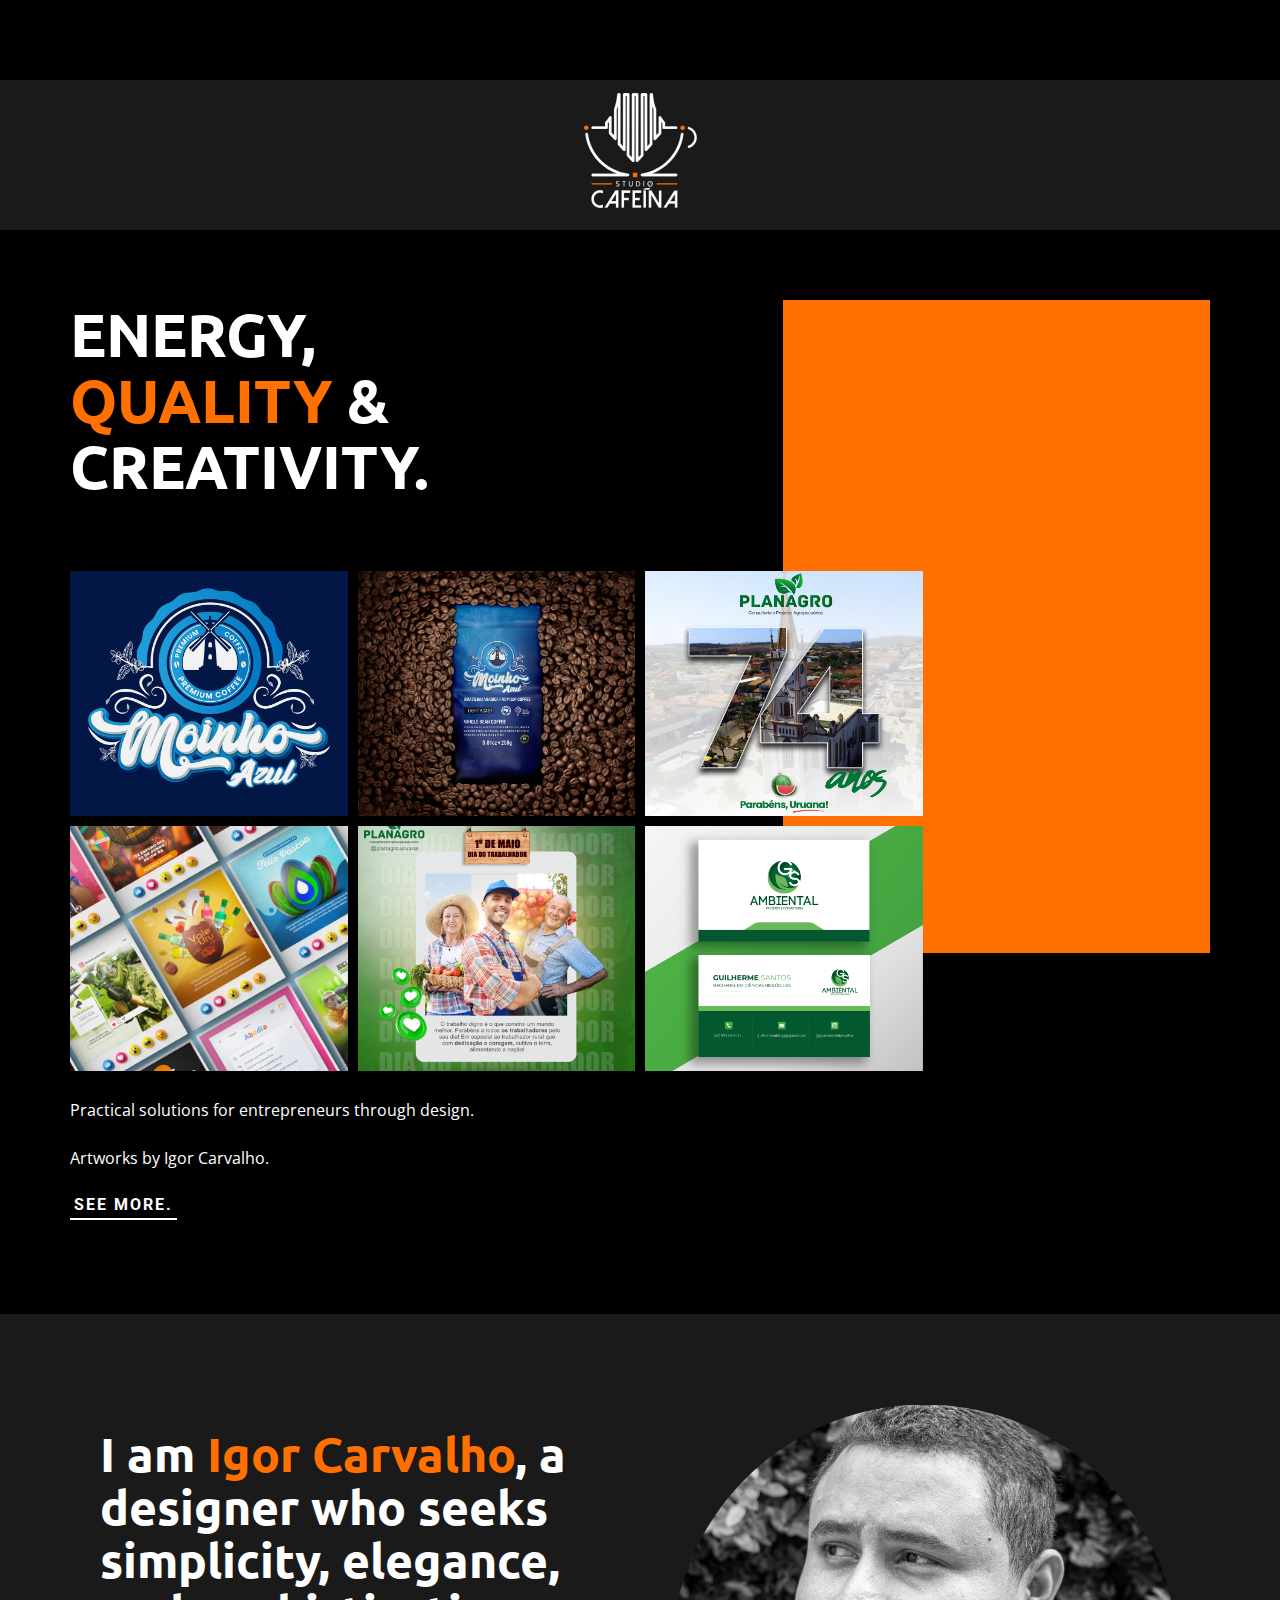
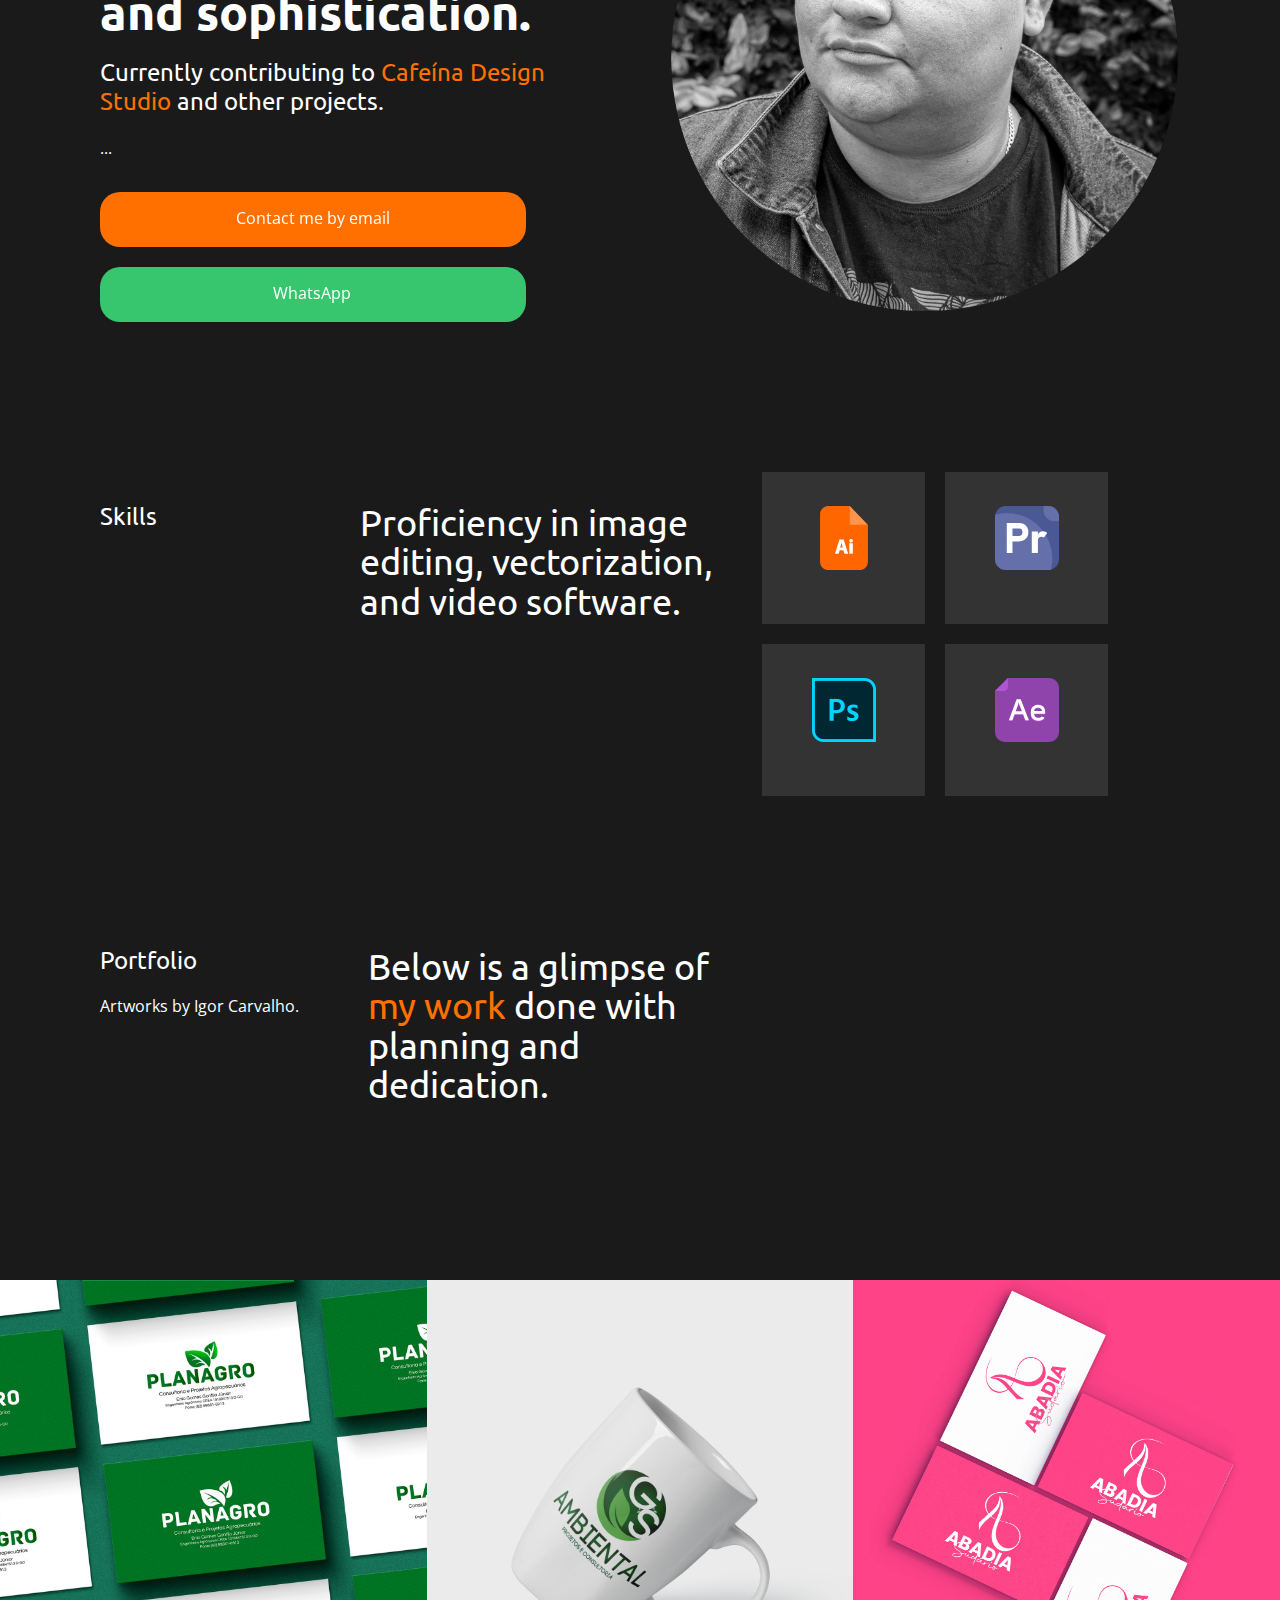
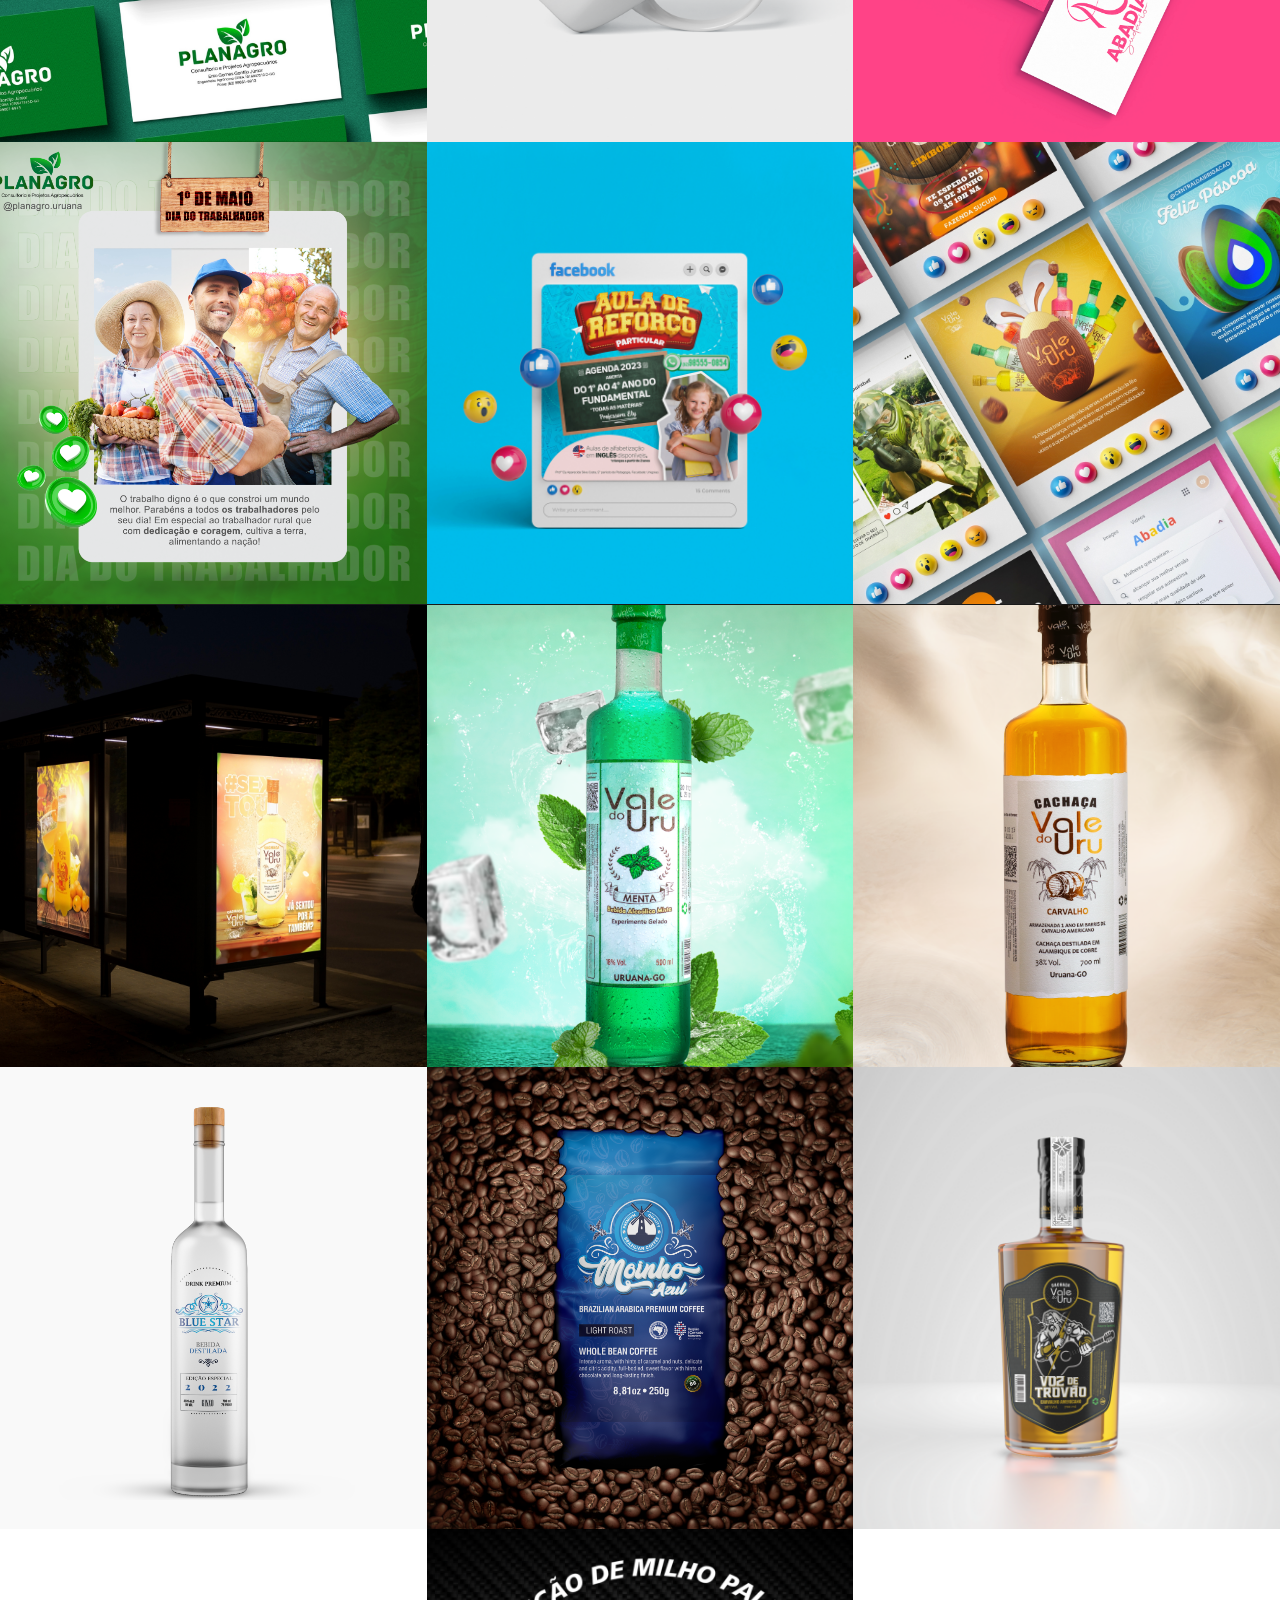
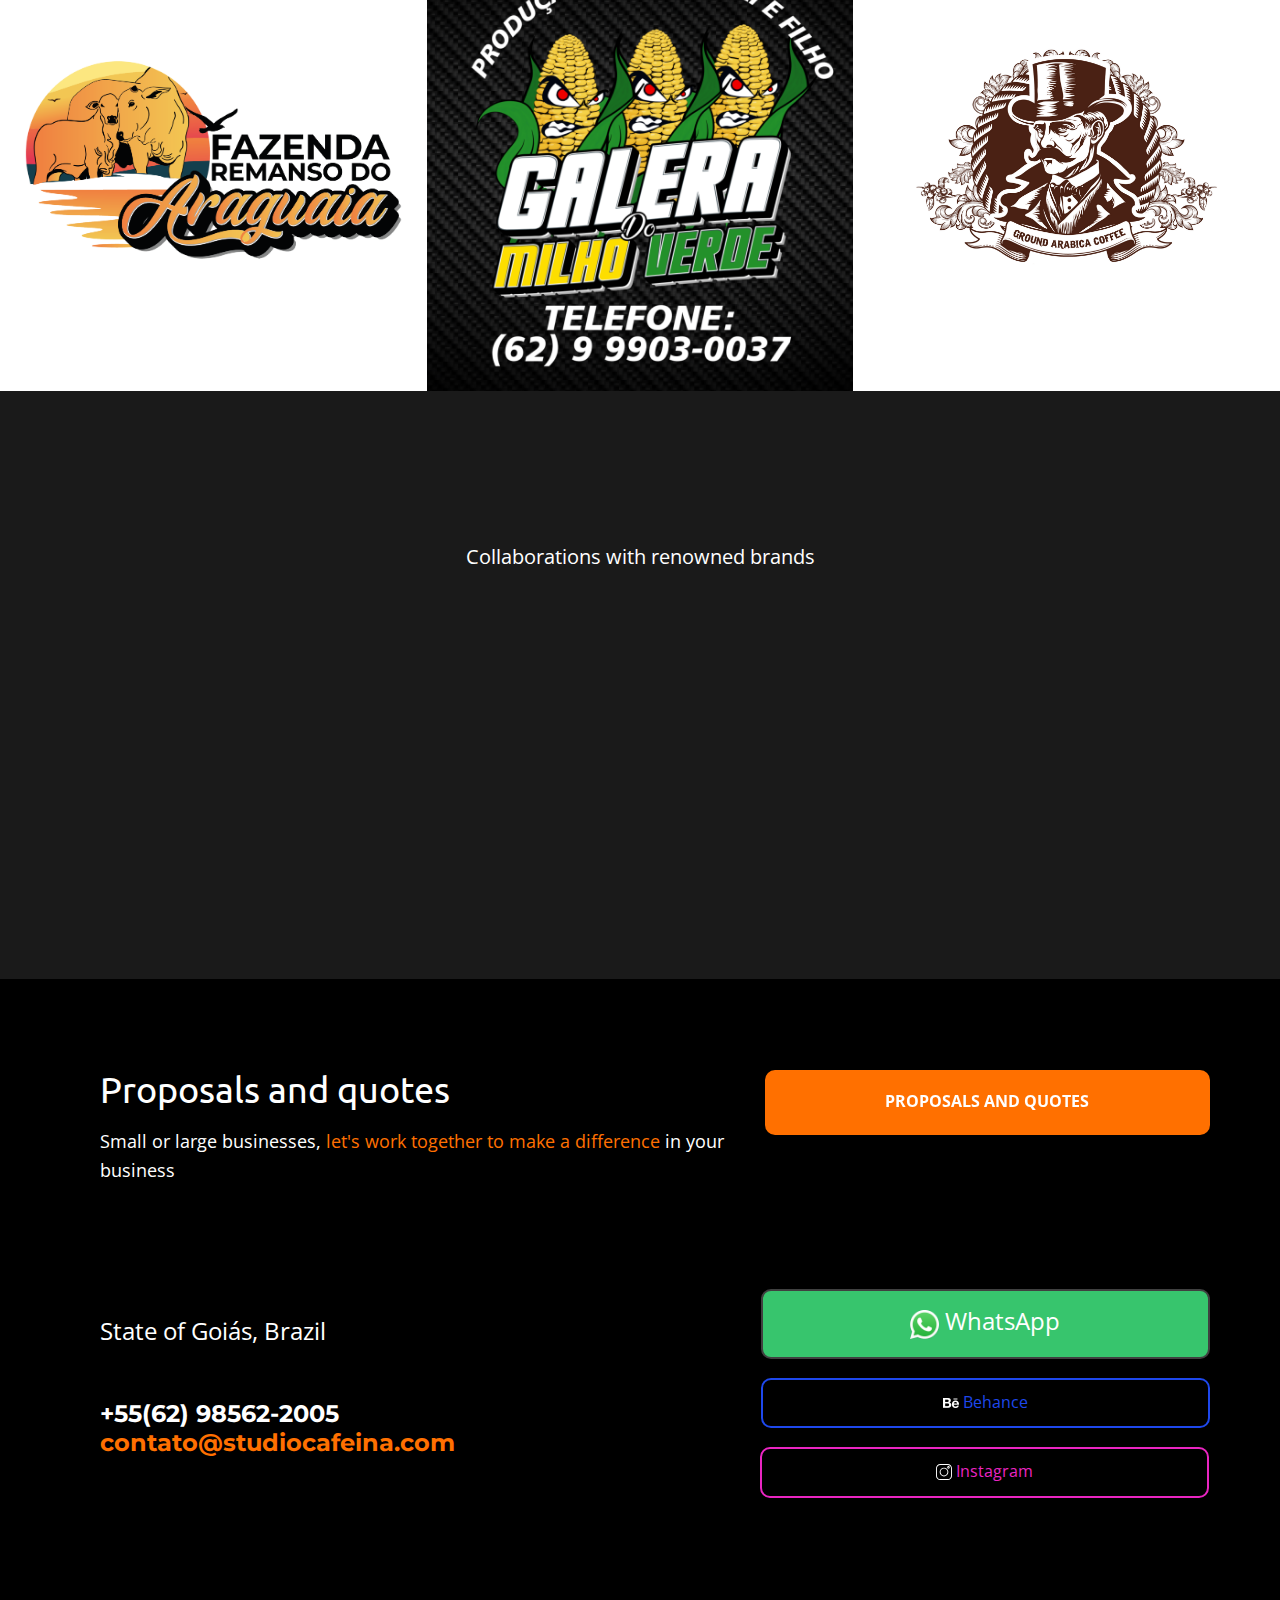
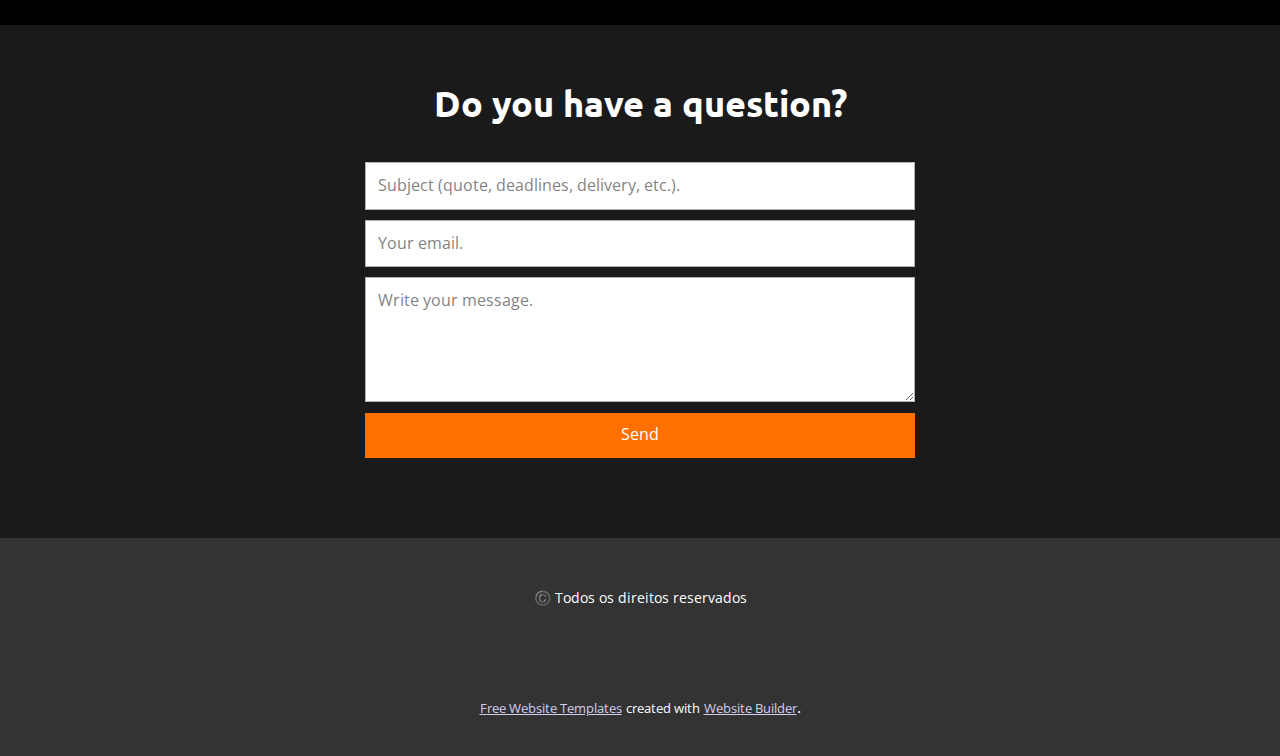
<file: caffeinestudio.html>
<!DOCTYPE html>
<html style="font-size: 16px;" lang="pt"><head>
    <meta name="viewport" content="width=device-width, initial-scale=1.0">
    <meta charset="utf-8">
    <meta name="keywords" content="Logo, studio cafeina, studio cafeína, @studiocafeina, cardápio, cardápios, logo goias, cardápio goiás, cardápios goiás, rótulos, rótulo, rótulo goiás, rótulos goiás">
    <meta name="description" content="Energia, qualidade e criatividade para empreendedores através do design e de soluções práticas.">
    <title>caffeinestudio</title>
    <link rel="stylesheet" href="nicepage.css" media="screen">
<link rel="stylesheet" href="caffeinestudio.css" media="screen">
    <script class="u-script" type="text/javascript" src="jquery.js" defer=""></script>
    <script class="u-script" type="text/javascript" src="nicepage.js" defer=""></script>
    <meta name="generator" content="Nicepage 5.13.1, nicepage.com">
    <meta name="referrer" content="origin">
    <meta property="og:title" content="Portfólio | Studio Cafeína">
    <meta property="og:description" content="Energia, qualidade &amp; criatividade">
    <meta property="og:image" content="images/posts1.jpg">
    <meta property="og:url" content="portfolio.studiocafeina.com">
    <link rel="icon" href="images/Ativo15.svg">
    <link id="u-theme-google-font" rel="stylesheet" href="https://fonts.googleapis.com/css?family=Roboto:100,100i,300,300i,400,400i,500,500i,700,700i,900,900i|Open+Sans:300,300i,400,400i,500,500i,600,600i,700,700i,800,800i">
    <link id="u-page-google-font" rel="stylesheet" href="https://fonts.googleapis.com/css?family=Ubuntu:300,300i,400,400i,500,500i,700,700i|Montserrat:100,100i,200,200i,300,300i,400,400i,500,500i,600,600i,700,700i,800,800i,900,900i">
    
    
    
    
    
    
    
    
    
    
    
    
    
    
    <script type="application/ld+json">{
		"@context": "http://schema.org",
		"@type": "Organization",
		"name": "PORTIFOLIO-STUDIOCAFEINA"
}</script>
    <meta name="theme-color" content="#9d8ad8">
    <meta property="og:type" content="website">
  <meta data-intl-tel-input-cdn-path="intlTelInput/"></head>
  <body class="u-body u-overlap u-overlap-contrast u-xl-mode" data-lang="pt"><header class="u-black u-clearfix u-container-align-left u-header u-header" id="sec-bacc"><div class="u-clearfix u-sheet u-sheet-1">
        <nav class="u-hidden-lg u-hidden-md u-hidden-xl u-hidden-xs u-menu u-menu-hamburger u-offcanvas u-menu-1" data-responsive-from="XL">
          <div class="menu-collapse" style="font-size: 1rem; letter-spacing: 0px;">
            <a class="u-button-style u-custom-left-right-menu-spacing u-custom-padding-bottom u-custom-top-bottom-menu-spacing u-nav-link u-text-active-palette-1-base u-text-hover-palette-2-base" href="#">
              <svg class="u-svg-link" viewBox="0 0 24 24"><use xmlns:xlink="http://www.w3.org/1999/xlink" xlink:href="#menu-hamburger"></use></svg>
              <svg class="u-svg-content" version="1.1" id="menu-hamburger" viewBox="0 0 16 16" x="0px" y="0px" xmlns:xlink="http://www.w3.org/1999/xlink" xmlns="http://www.w3.org/2000/svg"><g><rect y="1" width="16" height="2"></rect><rect y="7" width="16" height="2"></rect><rect y="13" width="16" height="2"></rect>
</g></svg>
            </a>
          </div>
          <div class="u-nav-container">
            <ul class="u-nav u-unstyled u-nav-1"><li class="u-nav-item"><a class="u-button-style u-nav-link u-text-active-palette-1-base u-text-hover-palette-2-base" href="Página-Inicial.html" style="padding: 10px 20px;">Página Inicial</a>
</li><li class="u-nav-item"><a class="u-button-style u-nav-link u-text-active-palette-1-base u-text-hover-palette-2-base" href="caffeine.html" style="padding: 10px 20px;">caffeine</a>
</li><li class="u-nav-item"><a class="u-button-style u-nav-link u-text-active-palette-1-base u-text-hover-palette-2-base" href="caffeinestudio.html" style="padding: 10px 20px;">caffeinestudio</a>
</li></ul>
          </div>
          <div class="u-nav-container-collapse">
            <div class="u-black u-container-style u-inner-container-layout u-opacity u-opacity-95 u-sidenav">
              <div class="u-inner-container-layout u-sidenav-overflow">
                <div class="u-menu-close"></div>
                <ul class="u-align-center u-nav u-popupmenu-items u-unstyled u-nav-2"><li class="u-nav-item"><a class="u-button-style u-nav-link" href="Página-Inicial.html">Página Inicial</a>
</li><li class="u-nav-item"><a class="u-button-style u-nav-link" href="caffeine.html">caffeine</a>
</li><li class="u-nav-item"><a class="u-button-style u-nav-link" href="caffeinestudio.html">caffeinestudio</a>
</li></ul>
              </div>
            </div>
            <div class="u-black u-menu-overlay u-opacity u-opacity-70"></div>
          </div>
        </nav>
      </div></header>
    <section class="u-clearfix u-grey-90 u-section-1" id="sec-3655">
      <div class="u-clearfix u-sheet u-sheet-1">
        <img class="u-image u-image-default u-preserve-proportions u-image-1" src="images/Ativo15.svg?rand=26b1" alt="" data-image-width="247" data-image-height="250" data-animation-name="customAnimationIn" data-animation-duration="1000">
      </div>
    </section>
    <section class="u-align-left u-black u-clearfix u-section-2" id="carousel_a4af">
      <div class="u-clearfix u-sheet u-sheet-1">
        <div class="u-custom-color-1 u-shape u-shape-rectangle u-shape-1"></div>
        <h2 class="u-text u-text-1"> Energy, <span class="u-text-custom-color-1">Quality </span>&amp; Creativity.
        </h2>
        <div class="u-gallery u-layout-grid u-lightbox u-show-text-on-hover u-gallery-1">
          <div class="u-gallery-inner u-gallery-inner-1">
            <div class="u-effect-fade u-gallery-item">
              <div class="u-back-slide" data-image-width="1868" data-image-height="1868">
                <img class="u-back-image u-expanded u-back-image-1" src="images/moinhoazullogo2-02.png">
              </div>
              <div class="u-over-slide u-shading u-over-slide-1"></div>
            </div>
            <div class="u-effect-fade u-gallery-item">
              <div class="u-back-slide" data-image-width="1145" data-image-height="913">
                <img class="u-back-image u-expanded u-back-image-2" src="images/Capturadetela2023-08-04204810.png">
              </div>
              <div class="u-over-slide u-shading u-over-slide-2"></div>
            </div>
            <div class="u-effect-fade u-gallery-item">
              <div class="u-back-slide" data-image-width="1080" data-image-height="1080">
                <img class="u-back-image u-expanded u-back-image-3" src="images/studiocafeinaportfolioartevideopostilustraortulos46.png">
              </div>
              <div class="u-over-slide u-shading u-over-slide-3"></div>
            </div>
            <div class="u-effect-fade u-gallery-item">
              <div class="u-back-slide" data-image-width="3000" data-image-height="2000">
                <img class="u-back-image u-expanded u-back-image-4" src="images/posts1.jpg?rand=293a">
              </div>
              <div class="u-over-slide u-shading u-over-slide-4"></div>
            </div>
            <div class="u-effect-fade u-gallery-item">
              <div class="u-back-slide" data-image-width="918" data-image-height="915">
                <img class="u-back-image u-expanded u-back-image-5" src="images/Capturadetela2023-08-04204942.png">
              </div>
              <div class="u-over-slide u-shading u-over-slide-5"></div>
            </div>
            <div class="u-effect-fade u-gallery-item">
              <div class="u-back-slide" data-image-width="2084" data-image-height="2084">
                <img class="u-back-image u-expanded u-back-image-6" src="images/19499662_20-01.png">
              </div>
              <div class="u-over-slide u-shading u-over-slide-6"></div>
            </div>
          </div>
        </div>
        <p class="u-align-center-xs u-text u-text-2"> Practical solutions for entrepreneurs through design.</p>
        <p class="u-align-center-xs u-align-left-lg u-align-left-md u-align-left-sm u-align-left-xl u-text u-text-3"> Artworks by Igor Carvalho.</p>
        <a href="Página-Inicial.html#carousel_8040" class="u-active-none u-border-2 u-border-no-left u-border-no-right u-border-no-top u-border-white u-btn u-btn-rectangle u-button-style u-custom-font u-heading-font u-hover-none u-none u-btn-1"> See more.</a>
      </div>
    </section>
    <section class="u-clearfix u-grey-90 u-section-3" id="carousel_a79e">
      <div class="u-clearfix u-sheet u-valign-middle-md u-valign-middle-xs u-sheet-1">
        <div class="u-clearfix u-expanded-width u-layout-wrap u-layout-wrap-1">
          <div class="u-layout">
            <div class="u-layout-row">
              <div class="u-container-style u-layout-cell u-size-30 u-layout-cell-1">
                <div class="u-container-layout u-container-layout-1">
                  <h2 class="u-custom-font u-font-ubuntu u-text u-text-1"> I am <span class="u-text-custom-color-1">Igor Carvalho</span>, a designer who seeks simplicity, elegance, and sophistication.
                  </h2>
                  <h5 class="u-align-left-xs u-custom-font u-font-ubuntu u-text u-text-default u-text-2"> Currently contributing to <span class="u-text-custom-color-1">Cafeína Design Studio</span>&nbsp;and other projects.
                  </h5>
                  <p class="u-text u-text-default u-text-3">...</p>
                  <a href="mailto:igor@studiocafeina.com?subject=Design%20services%2C%20quotes%2C%20and%20inquiries." class="u-border-none u-btn u-btn-round u-button-style u-custom-color-1 u-radius-20 u-btn-1" target="_blank" data-animation-name="pulse" data-animation-duration="1000" data-animation-direction="">Contact me by email</a>
                  <a href="https://wa.me/5562985622005" class="u-border-none u-btn u-btn-round u-button-style u-palette-5-base u-radius-20 u-btn-2" target="_blank" data-animation-name="pulse" data-animation-duration="1000" data-animation-direction="">WhatsApp</a>
                </div>
              </div>
              <div class="u-container-style u-layout-cell u-size-30 u-layout-cell-2">
                <div class="u-container-layout u-valign-middle-lg u-valign-middle-md u-valign-middle-sm u-container-layout-2">
                  <img class="u-expanded-width u-image u-image-contain u-image-default u-image-1" src="images/AnyConv.com__igorkarvfoto.webp" alt="" data-image-width="3186" data-image-height="3186">
                </div>
              </div>
            </div>
          </div>
        </div>
      </div>
    </section>
    <section class="u-clearfix u-grey-90 u-section-4" id="carousel_7f0c">
      <div class="u-clearfix u-sheet u-sheet-1">
        <div class="u-clearfix u-layout-wrap u-layout-wrap-1">
          <div class="u-layout">
            <div class="u-layout-row">
              <div class="u-container-align-left-sm u-container-align-left-xs u-container-style u-layout-cell u-size-15 u-layout-cell-1">
                <div class="u-container-layout u-valign-top u-container-layout-1">
                  <h5 class="u-align-left-sm u-align-left-xs u-custom-font u-font-ubuntu u-text u-text-default u-text-1"> Skills</h5>
                </div>
              </div>
              <div class="u-container-align-left-sm u-container-align-left-xs u-container-style u-layout-cell u-size-25 u-layout-cell-2">
                <div class="u-container-layout u-valign-top-xs u-container-layout-2">
                  <h2 class="u-align-left-sm u-align-left-xs u-custom-font u-font-ubuntu u-text u-text-default u-text-2"> Proficiency in image editing, vectorization, and video software.</h2>
                </div>
              </div>
              <div class="u-container-style u-layout-cell u-size-20 u-layout-cell-3">
                <div class="u-container-layout u-container-layout-3">
                  <div class="u-expanded-width u-list u-list-1">
                    <div class="u-repeater u-repeater-1">
                      <div class="u-container-align-center u-container-style u-grey-80 u-list-item u-repeater-item u-list-item-1">
                        <div class="u-container-layout u-similar-container u-valign-top u-container-layout-4"><span class="u-icon u-icon-1"><svg class="u-svg-link" preserveAspectRatio="xMidYMin slice" viewBox="0 0 791.454 791.454" style=""><use xmlns:xlink="http://www.w3.org/1999/xlink" xlink:href="#svg-4b0c"></use></svg><svg class="u-svg-content" viewBox="0 0 791.454 791.454" id="svg-4b0c"><g><g id="Vrstva_x0020_1"><path clip-rule="evenodd" d="m202.718 0h264.814l224.164 233.873v454.622c0 56.868-46.092 102.959-102.959 102.959h-386.019c-56.868 0-102.959-46.092-102.959-102.959v-585.536c0-56.867 46.091-102.959 102.959-102.959z" fill="currentColor" fill-rule="evenodd"></path><g fill="#fff"><path clip-rule="evenodd" d="m467.212 0v231.952h224.484z" fill-rule="evenodd" opacity=".302"></path><path d="m287.966 590.55h40.01c1.067 0 2.027-.747 2.241-1.707l11.736-42.144h45.345l12.59 42.144c.32.96 1.28 1.707 2.347 1.707h41.504c1.387 0 2.454-1.067 2.454-2.347 0-.427-.107-.747-.213-1.067l-52.92-170.497c-.32-.96-1.174-1.6-2.241-1.6h-50.68c-1.067 0-2.027.64-2.241 1.6l-52.28 170.817c-.213.747 0 1.494.427 2.134.428.533 1.175.96 1.921.96zm194.823-139.129c13.443 0 23.153-9.069 23.153-21.659-.32-12.91-9.709-21.872-22.939-21.872-6.722 0-12.697 2.347-16.858 6.508-3.841 3.948-5.868 9.496-5.761 15.364-.107 5.761 1.92 11.096 5.868 15.044 4.054 4.268 9.922 6.615 16.537 6.615zm-18.991 10.456c-1.387 0-2.454 1.067-2.454 2.347v123.978c0 1.28 1.067 2.347 2.454 2.347h38.516c1.28 0 2.347-1.067 2.347-2.347v-123.978c0-1.28-1.067-2.347-2.347-2.347zm-83.541 51.213h-31.368l9.282-33.288c1.6-5.975 3.201-13.017 4.801-19.845.32-1.6.64-3.094 1.067-4.695 2.027 8.215 4.268 17.071 6.508 24.646z"></path>
</g>
</g>
</g></svg></span>
                        </div>
                      </div>
                      <div class="u-container-style u-grey-80 u-list-item u-repeater-item u-list-item-2">
                        <div class="u-container-layout u-similar-container u-valign-top u-container-layout-5"><span class="u-icon u-icon-2"><svg class="u-svg-link" preserveAspectRatio="xMidYMin slice" viewBox="0 0 512 512" style=""><use xmlns:xlink="http://www.w3.org/1999/xlink" xlink:href="#svg-8a32"></use></svg><svg class="u-svg-content" viewBox="0 0 512 512" id="svg-8a32"><g id="Layer_2"><g id="Layer_1-2"><g id="Pr"><rect fill="#4b5896" height="512" rx="86.57" width="512"></rect><path d="m425.43 0h-36.43v34.43a86.57 86.57 0 0 0 86.57 86.57h36.43v-34.43a86.57 86.57 0 0 0 -86.57-86.57z" fill="#656faa"></path><path d="m96 57a363.32 363.32 0 0 0 -94.29 12.37 87 87 0 0 0 -1.71 17.2v338.86a86.57 86.57 0 0 0 86.57 86.57h338.86a86.61 86.61 0 0 0 22.57-3 363.73 363.73 0 0 0 11-89c0-200.48-162.52-363-363-363z" fill="#656faa"></path><g fill="#fff"><path d="m94.22 135.31h45.49v241.38h-45.49zm20.78 103.92h77.2a27.37 27.37 0 0 0 14.36-3.73 25.6 25.6 0 0 0 9.68-10.5 33.82 33.82 0 0 0 3.49-15.61 35.3 35.3 0 0 0 -3.41-15.85 24.93 24.93 0 0 0 -9.63-10.63 27.68 27.68 0 0 0 -14.52-3.74h-77.17v-43.86h76q22.59 0 39.77 9.21a65.48 65.48 0 0 1 26.64 26q9.46 16.77 9.46 38.85t-9.46 38.76a65.1 65.1 0 0 1 -26.64 25.82q-17.19 9.13-39.77 9.13h-76z"></path><path d="m294.27 204.37h48.81v172.32h-48.81zm88.81 43a34 34 0 0 0 -11.08-1.66q-13.79 0-21.33 8.88t-7.55 24.65l-3.49-44.82q7.14-15.43 18.51-24a40.65 40.65 0 0 1 25-8.55 53.42 53.42 0 0 1 19.51 3.4 42.55 42.55 0 0 1 15.19 10.05l-26.56 37a20.89 20.89 0 0 0 -8.2-4.95z"></path>
</g>
</g>
</g>
</g></svg></span>
                        </div>
                      </div>
                      <div class="u-container-style u-grey-80 u-list-item u-repeater-item u-list-item-3">
                        <div class="u-container-layout u-similar-container u-valign-top u-container-layout-6"><span class="u-file-icon u-icon u-icon-3"><img src="images/5210800.png" alt=""></span>
                        </div>
                      </div>
                      <div class="u-container-style u-grey-80 u-list-item u-repeater-item u-list-item-4">
                        <div class="u-container-layout u-similar-container u-valign-top u-container-layout-7"><span class="u-icon u-icon-4"><svg class="u-svg-link" preserveAspectRatio="xMidYMin slice" viewBox="0 0 511 511" style=""><use xmlns:xlink="http://www.w3.org/1999/xlink" xlink:href="#svg-74c1"></use></svg><svg class="u-svg-content" viewBox="0 0 511 511" x="0px" y="0px" id="svg-74c1" style="enable-background:new 0 0 511 511;"><path style="fill:#8F44AB;" d="M511,431c0,44.183-35.817,80-80,80H80c-44.183,0-80-35.817-80-80V104L104,0h327
	c44.183,0,80,35.817,80,80V431z"></path><path style="fill:#B154D4;" d="M0,104h69.334C88.4,104,104,88.666,104,69.6V0L0,104z"></path><polygon style="opacity:0.2;fill:#5D5D5D;enable-background:new    ;" points="0,159.733 0,104 55.467,104 "></polygon><path style="fill:#B154D4;" d="M156.673,296.048l-17.575,47.669H110.45l62.354-167.321h32.502l65.484,167.321h-28.168
	l-18.538-47.669H156.673z M164.858,272.455h50.317l-21.908-56.096l-3.853-18.778l-3.853,18.778L164.858,272.455z"></path><path style="fill:#B154D4;" d="M312.436,291.233c0,4.657,0.602,8.949,1.806,12.88c1.204,3.935,3.208,7.306,6.019,10.111
	c2.807,2.811,6.538,5.019,11.195,6.621c4.652,1.606,10.432,2.407,17.334,2.407c6.098,0,10.834-0.88,14.204-2.648
	c3.37-1.764,6.981-4.491,10.833-8.186l21.668,8.908c-5.139,8.667-11.959,15.047-20.463,19.14c-8.51,4.093-17.658,6.139-27.446,6.139
	c-20.065,0-35.312-5.214-45.743-15.648c-10.435-10.432-15.648-25.839-15.648-46.224v-2.648c0-2.084,0-4.093,0-6.019
	c0-1.927,0.079-3.77,0.241-5.538c0.319-7.704,2.084-14.686,5.296-20.945c3.209-6.259,7.464-11.635,12.76-16.13
	c5.297-4.491,11.395-7.944,18.297-10.353c6.899-2.407,14.205-3.611,21.908-3.611c8.826,0,16.691,1.407,23.594,4.214
	c6.899,2.81,12.76,6.74,17.575,11.796c4.815,5.057,8.464,11.158,10.954,18.298c2.486,7.144,3.732,15.047,3.732,23.714v13.723
	L312.436,291.233L312.436,291.233z M312.436,268.844h61.873c0-3.853-0.723-7.381-2.167-10.594c-1.444-3.208-3.491-5.936-6.14-8.186
	c-2.648-2.245-5.777-4.01-9.389-5.296c-3.611-1.283-7.584-1.926-11.918-1.926c-4.014,0-7.943,0.481-11.796,1.444
	s-7.306,2.527-10.353,4.694c-3.051,2.167-5.5,4.897-7.343,8.186C313.357,260.459,312.436,264.352,312.436,268.844z"></path><path style="fill:#FFFFFF;" d="M156.673,290.048l-17.575,47.669H110.45l62.354-167.321h32.502l65.484,167.321h-28.168
	l-18.538-47.669H156.673z M164.858,266.455h50.317l-21.908-56.096l-3.853-18.778l-3.853,18.778L164.858,266.455z"></path><path style="fill:#FFFFFF;" d="M312.436,285.233c0,4.657,0.602,8.949,1.806,12.88c1.204,3.935,3.208,7.306,6.019,10.111
	c2.807,2.811,6.538,5.019,11.195,6.621c4.652,1.606,10.432,2.407,17.334,2.407c6.098,0,10.834-0.88,14.204-2.648
	c3.37-1.764,6.981-4.491,10.833-8.186l21.668,8.908c-5.139,8.667-11.959,15.047-20.463,19.14c-8.51,4.093-17.658,6.139-27.446,6.139
	c-20.065,0-35.312-5.214-45.743-15.648c-10.435-10.432-15.648-25.839-15.648-46.224v-2.648c0-2.084,0-4.093,0-6.019
	c0-1.927,0.079-3.77,0.241-5.538c0.319-7.704,2.084-14.686,5.296-20.945c3.209-6.259,7.464-11.635,12.76-16.13
	c5.297-4.491,11.395-7.944,18.297-10.353c6.899-2.407,14.205-3.611,21.908-3.611c8.826,0,16.691,1.407,23.594,4.214
	c6.899,2.81,12.76,6.74,17.575,11.796c4.815,5.057,8.464,11.158,10.954,18.298c2.486,7.144,3.732,15.047,3.732,23.714v13.723
	L312.436,285.233L312.436,285.233z M312.436,262.844h61.873c0-3.853-0.723-7.381-2.167-10.594c-1.444-3.208-3.491-5.936-6.14-8.186
	c-2.648-2.245-5.777-4.01-9.389-5.296c-3.611-1.283-7.584-1.926-11.918-1.926c-4.014,0-7.943,0.481-11.796,1.444
	s-7.306,2.527-10.353,4.694c-3.051,2.167-5.5,4.897-7.343,8.186C313.357,254.459,312.436,258.352,312.436,262.844z"></path></svg></span>
                        </div>
                      </div>
                    </div>
                  </div>
                </div>
              </div>
            </div>
          </div>
        </div>
      </div>
    </section>
    <section class="u-clearfix u-grey-90 u-section-5" id="carousel_8040">
      <div class="u-clearfix u-sheet u-sheet-1">
        <div class="u-clearfix u-expanded-width-xs u-layout-wrap u-layout-wrap-1">
          <div class="u-layout">
            <div class="u-layout-row">
              <div class="u-container-style u-layout-cell u-size-23-md u-size-23-sm u-size-23-xs u-size-25-lg u-size-25-xl u-layout-cell-1">
                <div class="u-container-layout u-container-layout-1">
                  <h4 class="u-custom-font u-font-ubuntu u-text u-text-default u-text-1"> Portfolio</h4>
                  <p class="u-text u-text-default u-text-2"> Artworks by Igor Carvalho.</p>
                </div>
              </div>
              <div class="u-container-style u-layout-cell u-size-35-lg u-size-35-xl u-size-37-md u-size-37-sm u-size-37-xs u-layout-cell-2">
                <div class="u-container-layout u-valign-top-xs u-container-layout-2">
                  <h2 class="u-custom-font u-font-ubuntu u-text u-text-3"> Below is a glimpse of <span class="u-text-custom-color-1">my work</span> done with planning and dedication.
                  </h2>
                </div>
              </div>
            </div>
          </div>
        </div>
        <div class="u-expanded-width u-list u-list-1">
          <div class="u-repeater u-repeater-1"></div>
        </div>
      </div>
    </section>
    <section class="u-align-center u-clearfix u-grey-90 u-valign-bottom-md u-valign-middle-sm u-valign-middle-xs u-section-6" id="sec-f98f">
      <div class="u-expanded-width u-gallery u-layout-grid u-lightbox u-show-text-on-hover u-gallery-1">
        <div class="u-gallery-inner u-gallery-inner-1">
          <div class="u-effect-fade u-gallery-item">
            <div class="u-back-slide" data-image-width="2400" data-image-height="1800">
              <img class="u-back-image u-expanded" src="images/26184521_m016t0078_apr0822_view_8.jpg" alt="Planagro">
            </div>
            <div class="u-over-slide u-shading u-valign-middle u-over-slide-1">
              <h3 class="u-gallery-heading" style="text-transform: uppercase;">Planagro</h3>
              <p class="u-gallery-text">Logo</p>
            </div>
          </div>
          <div class="u-effect-fade u-gallery-item">
            <div class="u-back-slide" data-image-width="3500" data-image-height="2300">
              <img class="u-back-image u-expanded" src="images/portfolio-studio-cafeina1.png" alt="GS Ambiental">
            </div>
            <div class="u-over-slide u-shading u-valign-middle u-over-slide-2">
              <h3 class="u-gallery-heading" style="text-transform: uppercase;">GS Ambiental</h3>
              <p class="u-gallery-text">Logo</p>
            </div>
          </div>
          <div class="u-effect-fade u-gallery-item">
            <div class="u-back-slide" data-image-width="3300" data-image-height="2700">
              <img class="u-back-image u-expanded u-back-image-3" src="images/portfolio-studio-cafeina2.png" alt="Abadia Sudário">
            </div>
            <div class="u-over-slide u-shading u-valign-middle u-over-slide-3">
              <h3 class="u-gallery-heading" style="text-transform: uppercase;">Abadia Sudário</h3>
              <p class="u-gallery-text">Logo</p>
            </div>
          </div>
        </div>
      </div>
    </section>
    <section class="u-align-center u-clearfix u-grey-90 u-section-7" id="sec-3627">
      <div class="u-expanded-width u-gallery u-layout-grid u-lightbox u-show-text-on-hover u-gallery-1">
        <div class="u-gallery-inner u-gallery-inner-1">
          <div class="u-effect-fade u-gallery-item">
            <div class="u-back-slide" data-image-width="918" data-image-height="915">
              <img class="u-back-image u-expanded" src="images/Capturadetela2023-08-04204942.png" alt="Labor Day">
            </div>
            <div class="u-over-slide u-shading u-valign-middle u-over-slide-1">
              <h3 class="u-gallery-heading" style="text-transform: uppercase;">Labor Day</h3>
              <p class="u-gallery-text">Social media assets</p>
            </div>
          </div>
          <div class="u-effect-fade u-gallery-item">
            <div class="u-back-slide" data-image-width="1920" data-image-height="1920">
              <img class="u-back-image u-expanded u-back-image-2" src="images/auladereforo1.jpg" alt="Tutoring classes">
            </div>
            <div class="u-over-slide u-shading u-valign-middle u-over-slide-2">
              <h3 class="u-gallery-heading" style="text-transform: uppercase;">Tutoring classes</h3>
              <p class="u-gallery-text">Social media assets</p>
            </div>
          </div>
          <div class="u-effect-fade u-gallery-item">
            <div class="u-back-slide" data-image-width="3000" data-image-height="2000">
              <img class="u-back-image u-expanded u-back-image-3" src="images/posts1.jpg?rand=3d30" alt="Other social media artworks">
            </div>
            <div class="u-over-slide u-shading u-valign-middle u-over-slide-3">
              <h3 class="u-gallery-heading" style="text-transform: uppercase;">Other social media artworks</h3>
              <p class="u-gallery-text">Social media assets</p>
            </div>
          </div>
        </div>
      </div>
    </section>
    <section class="u-align-center u-clearfix u-grey-90 u-valign-middle-lg u-valign-middle-md u-valign-middle-sm u-valign-middle-xs u-section-8" id="sec-30d6">
      <div class="u-expanded-width u-gallery u-layout-grid u-lightbox u-show-text-on-hover u-gallery-1">
        <div class="u-gallery-inner u-gallery-inner-1">
          <div class="u-effect-fade u-gallery-item">
            <div class="u-back-slide" data-image-width="3629" data-image-height="2415">
              <img class="u-back-image u-expanded" src="images/vale-do-uru-ponto.jpg" alt="Vale do Uru - Brazilian sugarcane liquor">
            </div>
            <div class="u-over-slide u-shading u-valign-middle u-over-slide-1">
              <h3 class="u-gallery-heading" style="text-transform: uppercase;">Vale do Uru - Brazilian sugarcane liquor</h3>
              <p class="u-gallery-text">Image manipulation and editing for products</p>
            </div>
          </div>
          <div class="u-effect-fade u-gallery-item">
            <div class="u-back-slide" data-image-width="609" data-image-height="915">
              <img class="u-back-image u-expanded u-back-image-2" src="images/Capturadetela2023-08-04204457.png" alt="Vale do Uru - Menta - Brazilian sugarcane liquor">
            </div>
            <div class="u-over-slide u-shading u-valign-middle u-over-slide-2">
              <h3 class="u-gallery-heading" style="text-transform: uppercase;">Vale do Uru - Menta - Brazilian sugarcane liquor</h3>
              <p class="u-gallery-text">Image manipulation and editing for products</p>
            </div>
          </div>
          <div class="u-effect-fade u-gallery-item">
            <div class="u-back-slide" data-image-width="608" data-image-height="917">
              <img class="u-back-image u-expanded u-back-image-3" src="images/Capturadetela2023-08-04211737.png" alt="Vale do Uru - Carvalho - Brazilian sugarcane liquor">
            </div>
            <div class="u-over-slide u-shading u-valign-middle u-over-slide-3">
              <h3 class="u-gallery-heading" style="text-transform: uppercase;">Vale do Uru - Carvalho - Brazilian sugarcane liquor</h3>
              <p class="u-gallery-text">Image manipulation and editing for products</p>
            </div>
          </div>
        </div>
      </div>
    </section>
    <section class="u-align-center u-clearfix u-grey-90 u-valign-middle-lg u-valign-middle-md u-valign-middle-sm u-valign-middle-xs u-section-9" id="sec-e444">
      <div class="u-expanded-width u-gallery u-layout-grid u-lightbox u-show-text-on-hover u-gallery-1">
        <div class="u-gallery-inner u-gallery-inner-1">
          <div class="u-effect-fade u-gallery-item">
            <div class="u-back-slide" data-image-width="1190" data-image-height="894">
              <img class="u-back-image u-expanded" src="images/studiocafeinaportfolioartevideopostilustraortulos7.png" alt="Blue Star - Brazilian sugarcane liquor">
            </div>
            <div class="u-over-slide u-shading u-valign-middle u-over-slide-1">
              <h3 class="u-gallery-heading" style="text-transform: uppercase;">Blue Star - Brazilian sugarcane liquor</h3>
              <p class="u-gallery-text">Labels and packaging</p>
            </div>
          </div>
          <div class="u-effect-fade u-gallery-item">
            <div class="u-back-slide" data-image-width="1145" data-image-height="913">
              <img class="u-back-image u-expanded" src="images/Capturadetela2023-08-04204810.png" alt="Moinho Azul Coffee">
            </div>
            <div class="u-over-slide u-shading u-valign-middle u-over-slide-2">
              <h3 class="u-gallery-heading" style="text-transform: uppercase;">Moinho Azul Coffee</h3>
              <p class="u-gallery-text">Labels and packaging</p>
            </div>
          </div>
          <div class="u-effect-fade u-gallery-item">
            <div class="u-back-slide" data-image-width="2798" data-image-height="2798">
              <img class="u-back-image u-expanded u-back-image-3" src="images/voz1.png" alt="Voz de Trovão - Brazilian sugarcane liquor">
            </div>
            <div class="u-over-slide u-shading u-valign-middle u-over-slide-3">
              <h3 class="u-gallery-heading" style="text-transform: uppercase;">Voz de Trovão - Brazilian sugarcane liquor</h3>
              <p class="u-gallery-text">Labels and packaging</p>
            </div>
          </div>
        </div>
      </div>
    </section>
    <section class="u-align-center u-clearfix u-grey-90 u-valign-top u-section-10" id="sec-4403">
      <div class="u-expanded-width u-gallery u-layout-grid u-lightbox u-show-text-on-hover u-gallery-1">
        <div class="u-gallery-inner u-gallery-inner-1">
          <div class="u-effect-fade u-gallery-item">
            <div class="u-back-slide" data-image-width="2363" data-image-height="2363">
              <img class="u-back-image u-expanded" src="images/Fazenda-Remanso-do-Araguaia-logo_Prancheta11.png" alt="Remanso do Araguaia Farm">
            </div>
            <div class="u-over-slide u-shading u-valign-middle u-over-slide-1">
              <h3 class="u-gallery-heading" style="text-transform: uppercase;">Remanso do Araguaia Farm</h3>
              <p class="u-gallery-text">Illustrations</p>
            </div>
          </div>
          <div class="u-effect-fade u-gallery-item">
            <div class="u-back-slide" data-image-width="1010" data-image-height="1010">
              <img class="u-back-image u-expanded" src="images/studiocafeinaportfolioartevideopostilustraortulos5.png" alt="Galera do Milho Verde sticker">
            </div>
            <div class="u-over-slide u-shading u-valign-middle u-over-slide-2">
              <h3 class="u-gallery-heading" style="text-transform: uppercase;">Galera do Milho Verde sticker</h3>
              <p class="u-gallery-text">Illustrations</p>
            </div>
          </div>
          <div class="u-effect-fade u-gallery-item">
            <div class="u-back-slide" data-image-width="2800" data-image-height="3200">
              <img class="u-back-image u-expanded u-back-image-3" src="images/studiocafeinaportfolioartevideopostilustraortulos241.png" alt="Rugendas Coffee">
            </div>
            <div class="u-over-slide u-shading u-valign-middle u-over-slide-3">
              <h3 class="u-gallery-heading" style="text-transform: uppercase;">Rugendas Coffee</h3>
              <p class="u-gallery-text">Illustrations</p>
            </div>
          </div>
        </div>
      </div>
    </section>
    <section class="u-align-center u-clearfix u-grey-90 u-section-11" id="sec-7764">
      <div class="u-clearfix u-sheet u-sheet-1">
        <h2 class="u-align-center u-text u-text-1" data-animation-name="customAnimationIn" data-animation-duration="1000"> Clients and partners</h2>
        <p class="u-align-center u-text u-text-2"> Collaborations with renowned brands</p>
        <div class="u-expanded-width u-list u-list-1">
          <div class="u-repeater u-repeater-1">
            <div class="u-container-align-center u-container-style u-list-item u-repeater-item">
              <div class="u-container-layout u-similar-container u-valign-middle-lg u-valign-middle-md u-valign-middle-sm u-valign-middle-xl u-container-layout-1">
                <img alt="" class="u-image u-image-contain u-image-default u-image-1" data-image-width="250" data-image-height="114" src="images/Ativo2.svg" data-animation-name="customAnimationIn" data-animation-duration="1500">
              </div>
            </div>
            <div class="u-container-align-center-lg u-container-align-center-md u-container-align-center-sm u-container-align-center-xl u-container-style u-list-item u-repeater-item">
              <div class="u-container-layout u-similar-container u-valign-middle-lg u-valign-middle-md u-valign-middle-sm u-valign-middle-xl u-container-layout-2">
                <img alt="" class="u-image u-image-contain u-image-default u-image-2" data-image-width="3920" data-image-height="4609" src="images/AnyConv.com__abadialogosite-01.webp" data-animation-name="customAnimationIn" data-animation-duration="1500">
              </div>
            </div>
            <div class="u-container-align-center u-container-style u-list-item u-repeater-item">
              <div class="u-container-layout u-similar-container u-valign-middle-lg u-valign-middle-md u-valign-middle-sm u-valign-middle-xl u-container-layout-3">
                <img alt="" class="u-image u-image-contain u-image-default u-image-3" data-image-width="262" data-image-height="150" src="images/Ativo1.svg" data-animation-name="customAnimationIn" data-animation-duration="1500">
              </div>
            </div>
            <div class="u-container-align-center-lg u-container-align-center-md u-container-align-center-sm u-container-align-center-xl u-container-style u-list-item u-repeater-item">
              <div class="u-container-layout u-similar-container u-valign-middle-lg u-valign-middle-md u-valign-middle-sm u-valign-middle-xl u-container-layout-4">
                <img alt="" class="u-image u-image-contain u-image-default u-image-4" data-image-width="160" data-image-height="150" src="images/Ativo12.svg" data-animation-name="customAnimationIn" data-animation-duration="1500">
              </div>
            </div>
            <div class="u-container-align-center-lg u-container-align-center-md u-container-align-center-sm u-container-align-center-xl u-container-style u-list-item u-repeater-item">
              <div class="u-container-layout u-similar-container u-valign-middle-lg u-valign-middle-md u-valign-middle-sm u-valign-middle-xl u-container-layout-5">
                <img alt="" class="u-image u-image-contain u-image-default u-image-5" data-image-width="231" data-image-height="150" src="images/Ativo13.svg" data-animation-name="customAnimationIn" data-animation-duration="1500">
              </div>
            </div>
            <div class="u-container-align-center-lg u-container-align-center-md u-container-align-center-sm u-container-align-center-xl u-container-style u-list-item u-repeater-item">
              <div class="u-container-layout u-similar-container u-valign-middle-lg u-valign-middle-md u-valign-middle-sm u-valign-middle-xl u-container-layout-6">
                <img alt="" class="u-image u-image-contain u-image-default u-image-6" data-image-width="203" data-image-height="150" src="images/Ativo14.svg" data-animation-name="customAnimationIn" data-animation-duration="1500">
              </div>
            </div>
            <div class="u-container-align-center-lg u-container-align-center-md u-container-align-center-sm u-container-align-center-xl u-container-style u-list-item u-repeater-item">
              <div class="u-container-layout u-similar-container u-valign-middle-lg u-valign-middle-md u-valign-middle-sm u-valign-middle-xl u-container-layout-7">
                <img alt="" class="u-image u-image-contain u-image-default u-image-7" data-image-width="86" data-image-height="86" src="images/711285_44ae947583e14795b7fb638aa3a6e25fmv2.webp" data-animation-name="customAnimationIn" data-animation-duration="1500">
              </div>
            </div>
            <div class="u-container-align-center u-container-style u-list-item u-repeater-item">
              <div class="u-container-layout u-similar-container u-valign-middle-lg u-valign-middle-md u-valign-middle-sm u-valign-middle-xl u-container-layout-8">
                <img alt="" class="u-image u-image-contain u-image-default u-image-8" data-image-width="150" data-image-height="150" src="images/711285_87711f2250764830ab766d851d7ae88amv21.webp" data-animation-name="customAnimationIn" data-animation-duration="1500">
              </div>
            </div>
          </div>
        </div>
      </div>
      <style data-mode="XXL">@media (max-width: 0px) {
   .u-section-11 {
    background-image: none;
  }
  .u-section-11 .u-sheet-1 {
    min-height: 905px;
  }
  .u-section-11 .u-text-1 {
    --animation-custom_in-translate_x: 0px;
    --animation-custom_in-translate_y: -100px;
    --animation-custom_in-opacity: 0;
    --animation-custom_in-rotate: 0deg;
    --animation-custom_in-scale: 0.3;
    margin-top: 60px;
    margin-left: auto;
    margin-right: auto;
    margin-bottom: 0;
  }
  .u-section-11 .u-text-2 {
    line-height: 2;
    font-size: 1.25rem;
    margin-top: 28px;
    margin-left: 0;
    margin-right: 0;
    margin-bottom: 0;
  }
  .u-block-a0b1-65 {
    border-style: solid;
    padding-top: 0;
    padding-bottom: 0;
    padding-left: 0;
    padding-right: 0;
  }
  .u-section-11 .u-list-1 {
    grid-template-rows: repeat(1, auto);
    margin-top: 58px;
    margin-bottom: 60px;
  }
  .u-section-11 .u-repeater-1 {
    grid-template-columns: repeat(4, 25%);
    min-height: 460px;
    grid-gap: 0px;
  }
  .u-section-11 .u-container-layout-1 {
    padding-top: 30px;
    padding-bottom: 30px;
    padding-left: 40px;
    padding-right: 40px;
  }
  .u-section-11 .u-image-1 {
    height: 62px;
    width: 192px;
    --animation-custom_in-translate_x: 0px;
    --animation-custom_in-translate_y: 100px;
    --animation-custom_in-opacity: 0;
    --animation-custom_in-rotate: 0deg;
    --animation-custom_in-scale: 0.3;
    margin-top: 0;
    margin-bottom: 0;
    margin-left: auto;
    margin-right: auto;
  }
  .u-section-11 .u-container-layout-2 {
    padding-top: 30px;
    padding-bottom: 30px;
    padding-left: 40px;
    padding-right: 40px;
  }
  .u-section-11 .u-image-2 {
    height: 62px;
    width: 192px;
    --animation-custom_in-translate_x: 0px;
    --animation-custom_in-translate_y: 100px;
    --animation-custom_in-opacity: 0;
    --animation-custom_in-rotate: 0deg;
    --animation-custom_in-scale: 0.3;
    margin-top: 0;
    margin-bottom: 0;
    margin-left: auto;
    margin-right: auto;
  }
  .u-section-11 .u-container-layout-3 {
    padding-top: 30px;
    padding-bottom: 30px;
    padding-left: 40px;
    padding-right: 40px;
  }
  .u-section-11 .u-image-3 {
    height: 62px;
    width: 192px;
    --animation-custom_in-translate_x: 0px;
    --animation-custom_in-translate_y: 100px;
    --animation-custom_in-opacity: 0;
    --animation-custom_in-rotate: 0deg;
    --animation-custom_in-scale: 0.3;
    margin-top: 0;
    margin-bottom: 0;
    margin-left: auto;
    margin-right: auto;
  }
  .u-section-11 .u-container-layout-4 {
    padding-top: 30px;
    padding-bottom: 30px;
    padding-left: 40px;
    padding-right: 40px;
  }
  .u-section-11 .u-image-4 {
    height: 62px;
    width: 192px;
    --animation-custom_in-translate_x: 0px;
    --animation-custom_in-translate_y: 100px;
    --animation-custom_in-opacity: 0;
    --animation-custom_in-rotate: 0deg;
    --animation-custom_in-scale: 0.3;
    margin-top: 0;
    margin-bottom: 0;
    margin-left: auto;
    margin-right: auto;
  }
  .u-section-11 .u-container-layout-5 {
    padding-top: 30px;
    padding-bottom: 30px;
    padding-left: 40px;
    padding-right: 40px;
  }
  .u-section-11 .u-image-5 {
    height: 62px;
    width: 192px;
    --animation-custom_in-translate_x: 0px;
    --animation-custom_in-translate_y: 100px;
    --animation-custom_in-opacity: 0;
    --animation-custom_in-rotate: 0deg;
    --animation-custom_in-scale: 0.3;
    margin-top: 0;
    margin-bottom: 0;
    margin-left: auto;
    margin-right: auto;
  }
  .u-section-11 .u-container-layout-6 {
    padding-top: 30px;
    padding-bottom: 30px;
    padding-left: 40px;
    padding-right: 40px;
  }
  .u-section-11 .u-image-6 {
    height: 62px;
    width: 192px;
    --animation-custom_in-translate_x: 0px;
    --animation-custom_in-translate_y: 100px;
    --animation-custom_in-opacity: 0;
    --animation-custom_in-rotate: 0deg;
    --animation-custom_in-scale: 0.3;
    margin-top: 0;
    margin-bottom: 0;
    margin-left: auto;
    margin-right: auto;
  }
  .u-section-11 .u-container-layout-7 {
    padding-top: 30px;
    padding-bottom: 30px;
    padding-left: 40px;
    padding-right: 40px;
  }
  .u-section-11 .u-image-7 {
    height: 62px;
    width: 192px;
    --animation-custom_in-translate_x: 0px;
    --animation-custom_in-translate_y: 100px;
    --animation-custom_in-opacity: 0;
    --animation-custom_in-rotate: 0deg;
    --animation-custom_in-scale: 0.3;
    margin-top: 0;
    margin-bottom: 0;
    margin-left: auto;
    margin-right: auto;
  }
  .u-section-11 .u-container-layout-8 {
    padding-top: 30px;
    padding-bottom: 30px;
    padding-left: 40px;
    padding-right: 40px;
  }
  .u-section-11 .u-image-8 {
    height: 62px;
    width: 192px;
    --animation-custom_in-translate_x: 0px;
    --animation-custom_in-translate_y: 100px;
    --animation-custom_in-opacity: 0;
    --animation-custom_in-rotate: 0deg;
    --animation-custom_in-scale: 0.3;
    margin-top: 0;
    margin-bottom: 0;
    margin-left: auto;
    margin-right: auto;
  }
  .u-block-a0b1-37 {
    padding-top: 30px;
    padding-bottom: 30px;
    padding-left: 40px;
    padding-right: 40px;
  }
  .u-block-a0b1-38 {
    height: 62px;
    width: 192px;
    --animation-custom_in-translate_x: 0px;
    --animation-custom_in-translate_y: 100px;
    --animation-custom_in-opacity: 0;
    --animation-custom_in-rotate: 0deg;
    --animation-custom_in-scale: 0.3;
    margin-top: 0;
    margin-bottom: 0;
    margin-left: auto;
    margin-right: auto;
  }
  .u-block-a0b1-40 {
    padding-top: 30px;
    padding-bottom: 30px;
    padding-left: 40px;
    padding-right: 40px;
  }
  .u-block-a0b1-41 {
    height: 62px;
    width: 192px;
    --animation-custom_in-translate_x: 0px;
    --animation-custom_in-translate_y: 100px;
    --animation-custom_in-opacity: 0;
    --animation-custom_in-rotate: 0deg;
    --animation-custom_in-scale: 0.3;
    margin-top: 0;
    margin-bottom: 0;
    margin-left: auto;
    margin-right: auto;
  }
  .u-block-a0b1-46 {
    padding-top: 30px;
    padding-bottom: 30px;
    padding-left: 40px;
    padding-right: 40px;
  }
  .u-block-a0b1-47 {
    height: 62px;
    width: 192px;
    --animation-custom_in-translate_x: 0px;
    --animation-custom_in-translate_y: 100px;
    --animation-custom_in-opacity: 0;
    --animation-custom_in-rotate: 0deg;
    --animation-custom_in-scale: 0.3;
    margin-top: 0;
    margin-bottom: 0;
    margin-left: auto;
    margin-right: auto;
  }
  .u-block-a0b1-49 {
    padding-top: 30px;
    padding-bottom: 30px;
    padding-left: 40px;
    padding-right: 40px;
  }
  .u-block-a0b1-50 {
    height: 62px;
    width: 192px;
    --animation-custom_in-translate_x: 0px;
    --animation-custom_in-translate_y: 100px;
    --animation-custom_in-opacity: 0;
    --animation-custom_in-rotate: 0deg;
    --animation-custom_in-scale: 0.3;
    margin-top: 0;
    margin-bottom: 0;
    margin-left: auto;
    margin-right: auto;
  }
}</style>
    </section>
    <section class="u-black u-clearfix u-section-12" id="carousel_2575">
      <div class="u-clearfix u-sheet u-sheet-1">
        <div class="u-clearfix u-expanded-width-lg u-expanded-width-md u-expanded-width-xl u-gutter-0 u-layout-wrap u-layout-wrap-1">
          <div class="u-layout">
            <div class="u-layout-col">
              <div class="u-size-30">
                <div class="u-layout-row">
                  <div class="u-container-style u-layout-cell u-size-30-lg u-size-30-md u-size-30-sm u-size-30-xs u-size-35-xl u-layout-cell-1">
                    <div class="u-container-layout u-container-layout-1">
                      <h2 class="u-custom-font u-font-ubuntu u-text u-text-default u-text-1"> Proposals and quotes</h2>
                      <p class="u-text u-text-default u-text-2"> Small or large businesses, <span class="u-text-custom-color-1">let's work together to make a difference</span> in your business
                      </p>
                    </div>
                  </div>
                  <div class="u-container-style u-layout-cell u-size-25-xl u-size-30-lg u-size-30-md u-size-30-sm u-size-30-xs u-layout-cell-2">
                    <div class="u-container-layout u-valign-top-sm u-valign-top-xs u-container-layout-2">
                      <a href="mailto:igor@studiocafeina.com?subject=%E2%80%8BProposals%20and%20quotes" class="u-align-center-xs u-align-left-sm u-align-right-lg u-align-right-md u-align-right-xl u-border-none u-btn u-btn-round u-button-style u-custom-color-1 u-radius-10 u-btn-1" data-animation-name="pulse" data-animation-duration="1000" data-animation-direction="" target="_blank">Proposals and quotes</a>
                    </div>
                  </div>
                </div>
              </div>
              <div class="u-size-30">
                <div class="u-layout-row">
                  <div class="u-container-style u-layout-cell u-size-30 u-layout-cell-3">
                    <div class="u-container-layout u-container-layout-3">
                      <p class="u-text u-text-default-lg u-text-default-md u-text-default-sm u-text-default-xl u-text-3"> State of Goiás, Brazil</p>
                      <h4 class="u-custom-font u-font-montserrat u-text u-text-custom-color-1 u-text-4">
                        <span class="u-text-white"> +55(62) 98562-2005</span>
                        <br>contato@studiocafeina.com
                      </h4>
                    </div>
                  </div>
                  <div class="u-container-style u-layout-cell u-size-30 u-layout-cell-4">
                    <div class="u-container-layout u-valign-bottom-xs u-container-layout-4">
                      <a href="https://wa.me/5562985622005" class="u-active-none u-border-2 u-border-grey-75 u-btn u-btn-round u-button-style u-hover-none u-palette-5-base u-radius-10 u-text-hover-palette-5-base u-text-white u-btn-2" target="_blank"><span class="u-file-icon u-icon u-icon-1"><img src="images/5968841.png" alt=""></span>&nbsp;WhatsApp
                      </a>
                      <a href="https://www.behance.net/igorkarv" class="u-align-right u-border-2 u-border-palette-4-base u-btn u-btn-round u-button-style u-none u-radius-10 u-btn-3" target="_blank"><span class="u-file-icon u-icon u-text-white"><img src="images/2111325-4f983faa.png" alt=""></span>&nbsp;Behance
                      </a>
                      <a href="https://instagram.com/studiocafeina" class="u-align-right u-border-2 u-border-palette-2-base u-btn u-btn-round u-button-style u-none u-radius-10 u-btn-4" target="_blank"><span class="u-icon"><svg class="u-svg-content" viewBox="0 0 512 512" x="0px" y="0px" style="width: 1em; height: 1em;"><style type="text/css"> .st0{fill:#FFFFFF;} </style><path class="st0" d="M373.4,0H138.6C62.2,0,0,62.2,0,138.6v234.8C0,449.8,62.2,512,138.6,512h234.8c76.4,0,138.6-62.2,138.6-138.6
	V138.6C512,62.2,449.8,0,373.4,0z M482,373.4c0,59.9-48.7,108.6-108.6,108.6H138.6C78.7,482,30,433.3,30,373.4V138.6
	C30,78.7,78.7,30,138.6,30h234.8C433.3,30,482,78.7,482,138.6V373.4z"></path><path class="st0" d="M256,116c-77.2,0-140,62.8-140,140s62.8,140,140,140s140-62.8,140-140S333.2,116,256,116z M256,366
	c-60.6,0-110-49.3-110-110c0-60.6,49.3-110,110-110c60.6,0,110,49.3,110,110C366,316.6,316.6,366,256,366z"></path><path class="st0" d="M399.3,66.3c-22.8,0-41.4,18.6-41.4,41.4c0,22.8,18.6,41.4,41.4,41.4s41.4-18.6,41.4-41.4
	S422.2,66.3,399.3,66.3z M399.3,119c-6.3,0-11.4-5.1-11.4-11.4c0-6.3,5.1-11.4,11.4-11.4c6.3,0,11.4,5.1,11.4,11.4
	C410.7,113.9,405.6,119,399.3,119z"></path></svg></span>&nbsp;Instagram
                      </a>
                    </div>
                  </div>
                </div>
              </div>
            </div>
          </div>
        </div>
      </div>
    </section>
    <section class="u-align-center u-clearfix u-grey-90 u-section-13" id="sec-4280">
      <div class="u-clearfix u-sheet u-valign-middle u-sheet-1">
        <h2 class="u-text u-text-default u-text-1"> Do you have a question?</h2>
        <div class="u-form u-form-1">
          <form action="https://forms.nicepagesrv.com/v2/form/process" class="u-clearfix u-form-spacing-10 u-form-vertical u-inner-form" style="padding: 10px" source="email" name="form-SCP">
            <div class="u-form-group u-form-name u-label-none">
              <label for="name-3b9a" class="u-label">Name</label>
              <input type="text" placeholder="Subject (quote, deadlines, delivery, etc.)." id="name-3b9a" name="name" class="u-input u-input-rectangle" required="">
            </div>
            <div class="u-form-email u-form-group u-label-none">
              <label for="email-3b9a" class="u-label">Email</label>
              <input type="email" placeholder="Your email." id="email-3b9a" name="email" class="u-input u-input-rectangle" required="">
            </div>
            <div class="u-form-group u-form-message u-label-none">
              <label for="message-3b9a" class="u-label">Message</label>
              <textarea placeholder="Write your message." rows="4" cols="50" id="message-3b9a" name="message" class="u-input u-input-rectangle" required=""></textarea>
            </div>
            <div class="u-align-left u-form-group u-form-submit">
              <a href="#" class="u-btn u-btn-submit u-button-style u-custom-color-1 u-btn-1"> Send</a>
              <input type="submit" value="submit" class="u-form-control-hidden">
            </div>
            <div class="u-form-send-message u-form-send-success">Thank you for the message! I will respond soon.</div>
            <div class="u-form-send-error u-form-send-message">There was an error. Please review if everything is filled correctly and try again.</div>
            <input type="hidden" value="" name="recaptchaResponse">
            <input type="hidden" name="formServices" value="e7ceb2b4-6c95-2706-201f-b4c3c0bb69f5">
          </form>
        </div>
      </div>
    </section>
    
    
    <footer class="u-align-center u-clearfix u-footer u-grey-80 u-footer" id="sec-0e1f"><div class="u-clearfix u-sheet u-sheet-1">
        <p class="u-small-text u-text u-text-variant u-text-1"><b>©️&nbsp;</b>Todos os direitos reservados
        </p>
      </div></footer>
    <section class="u-backlink u-clearfix u-grey-80">
      <a class="u-link" href="https://nicepage.com/website-templates" target="_blank">
        <span>Free Website Templates</span>
      </a>
      <p class="u-text">
        <span>created with</span>
      </p>
      <a class="u-link" href="https://nicepage.site" target="_blank">
        <span>Website Builder</span>
      </a>. 
    </section>
  
</body></html>
</file>
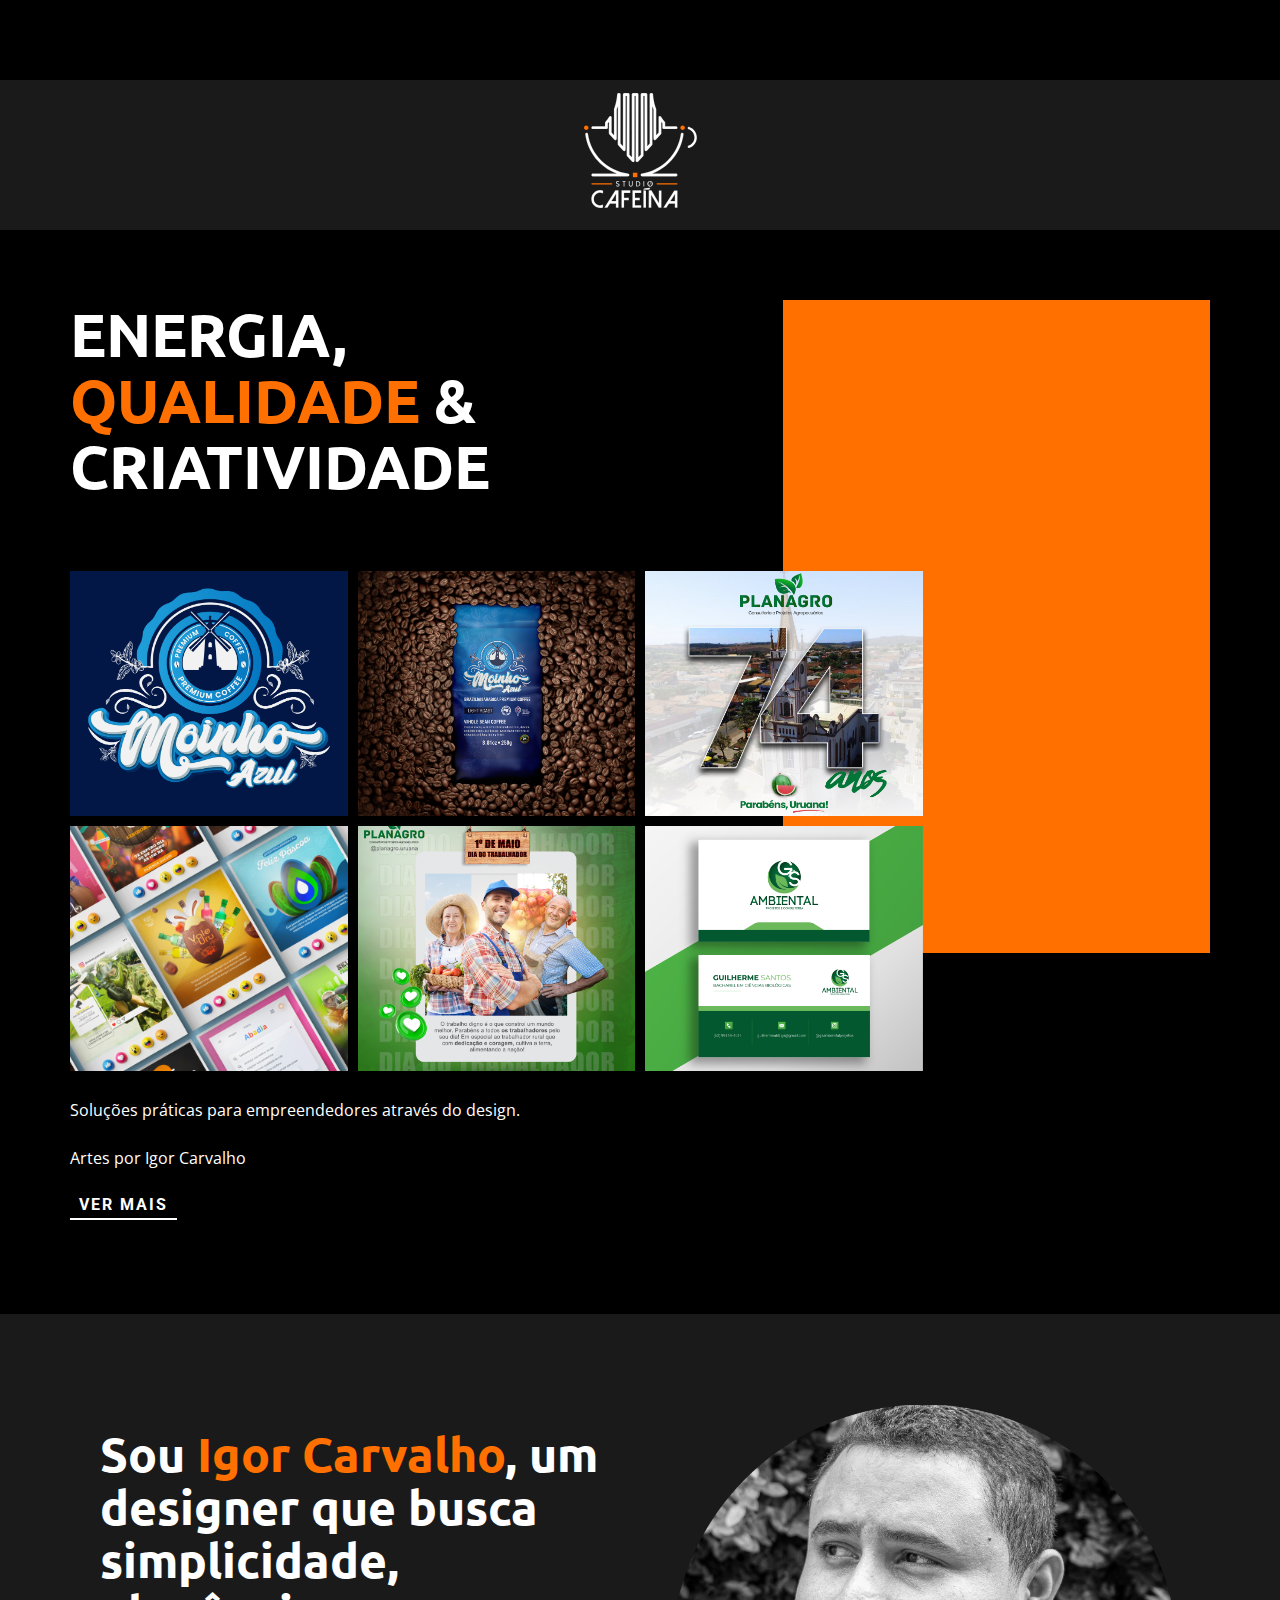
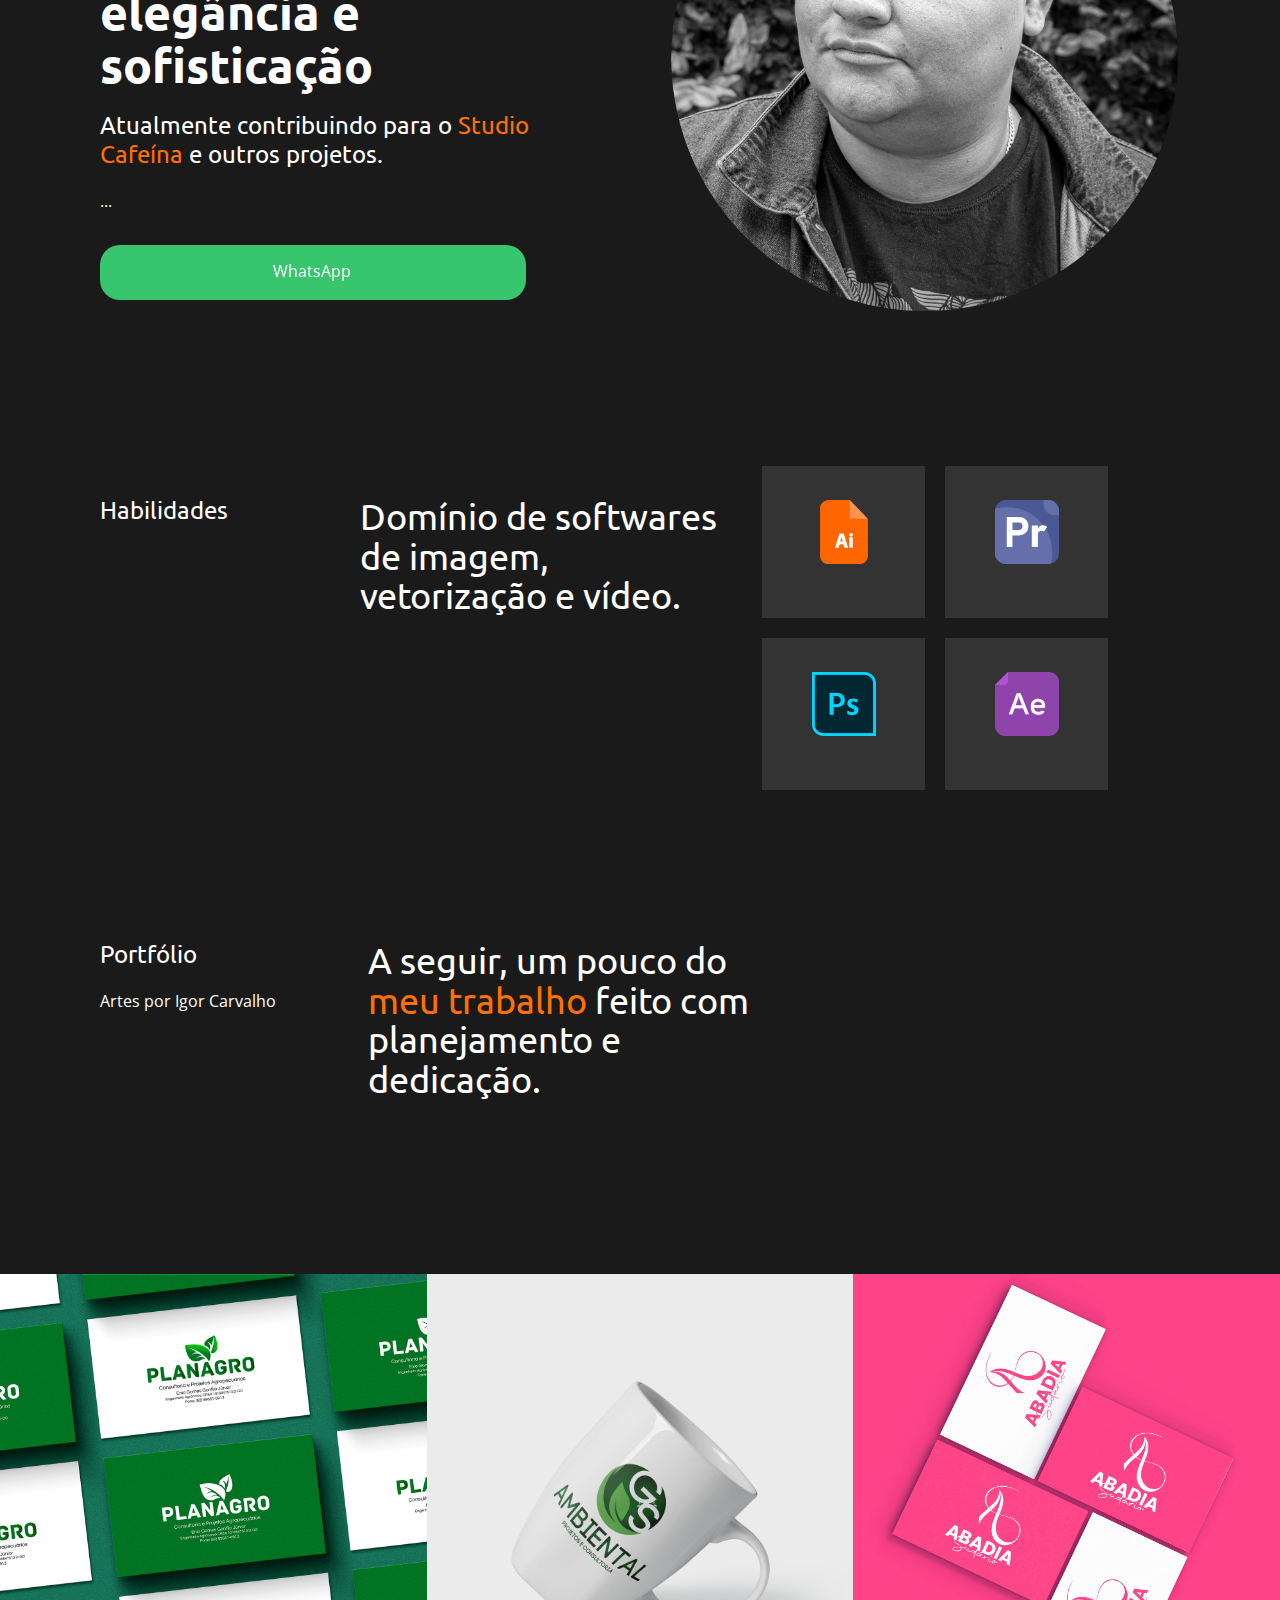
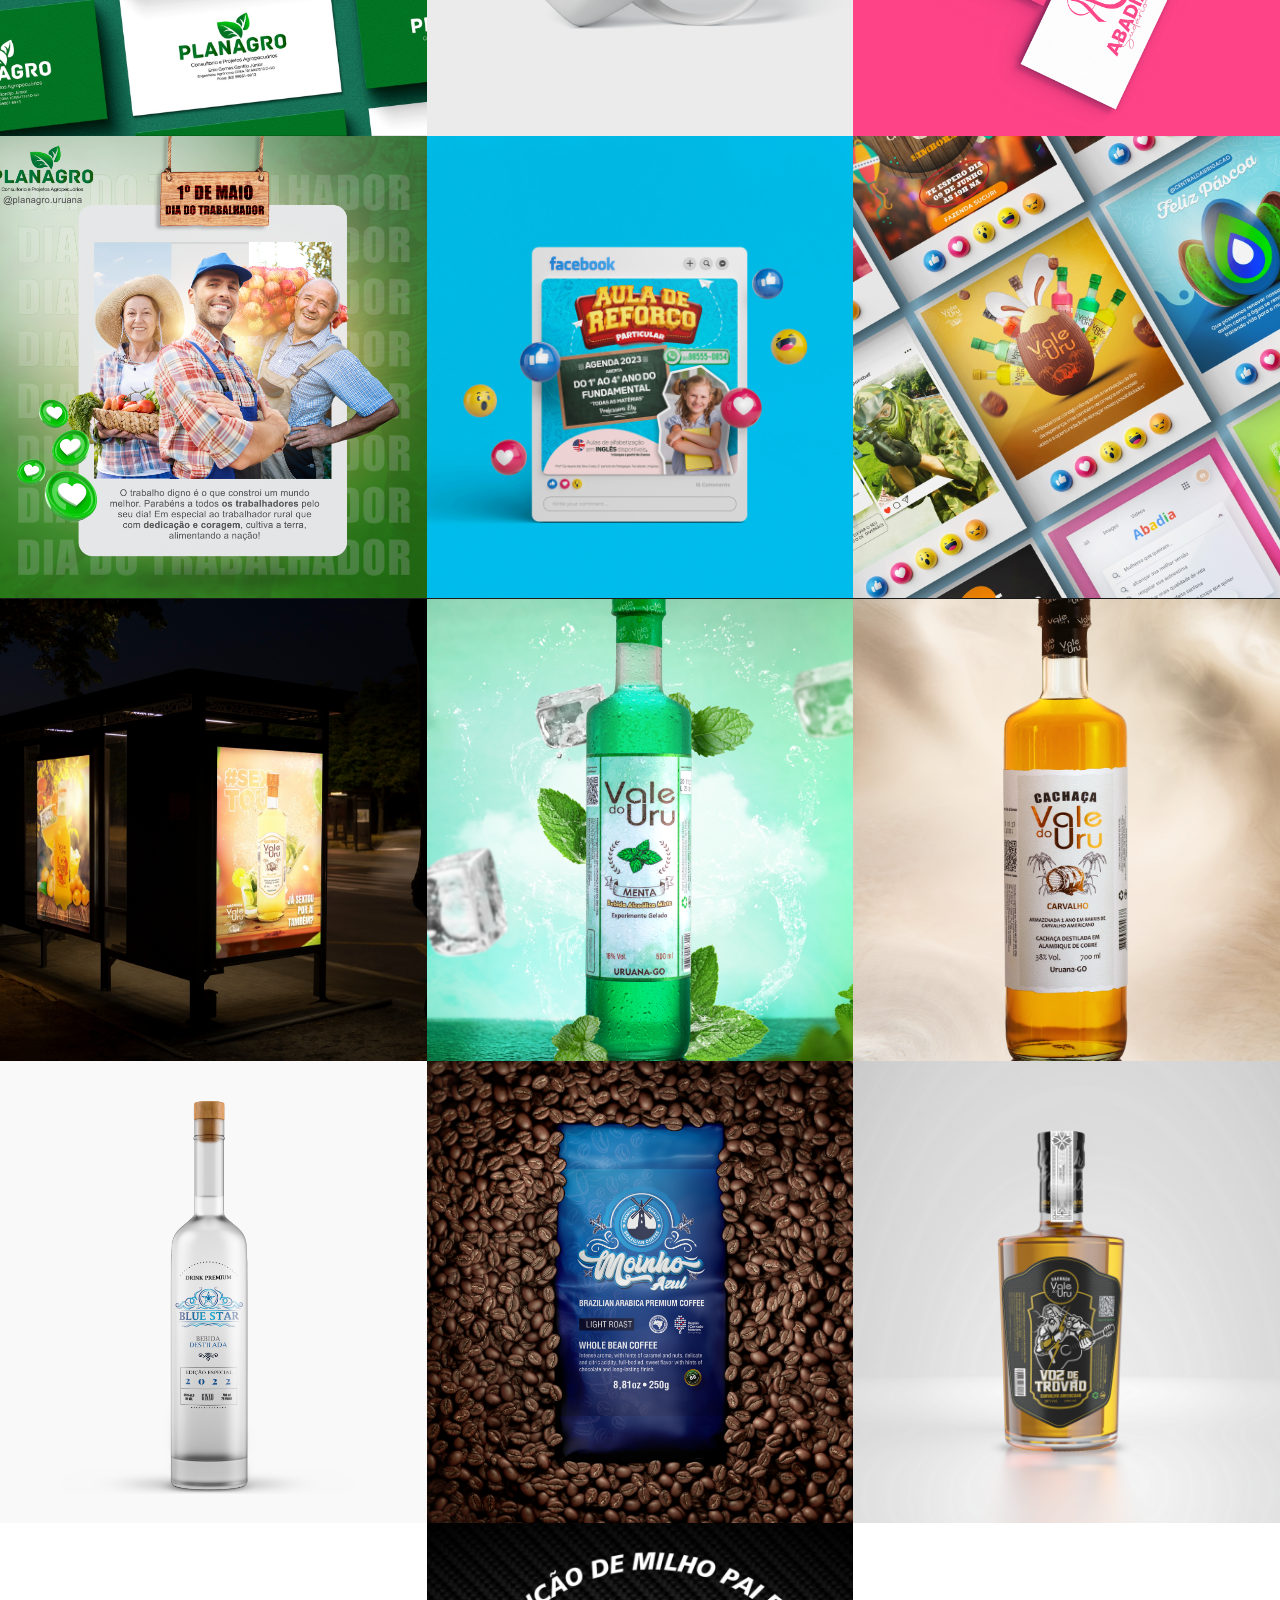
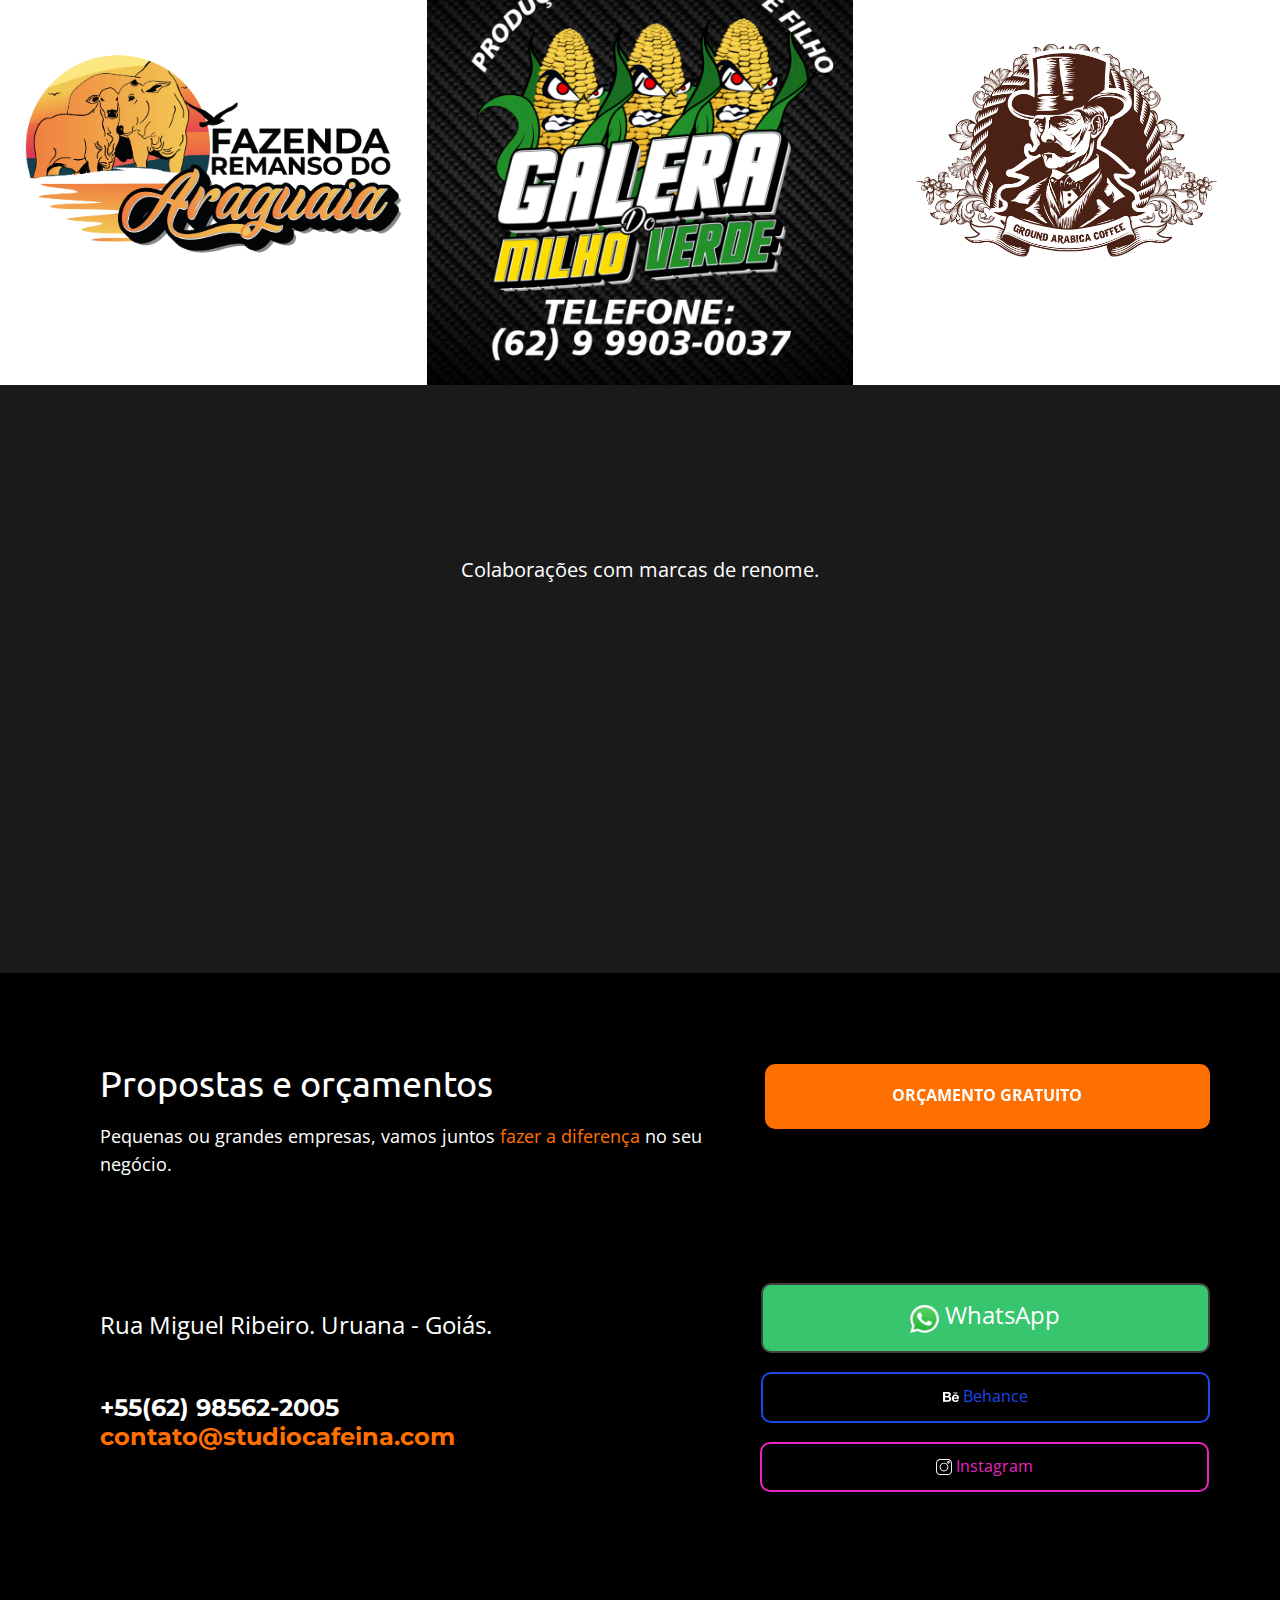
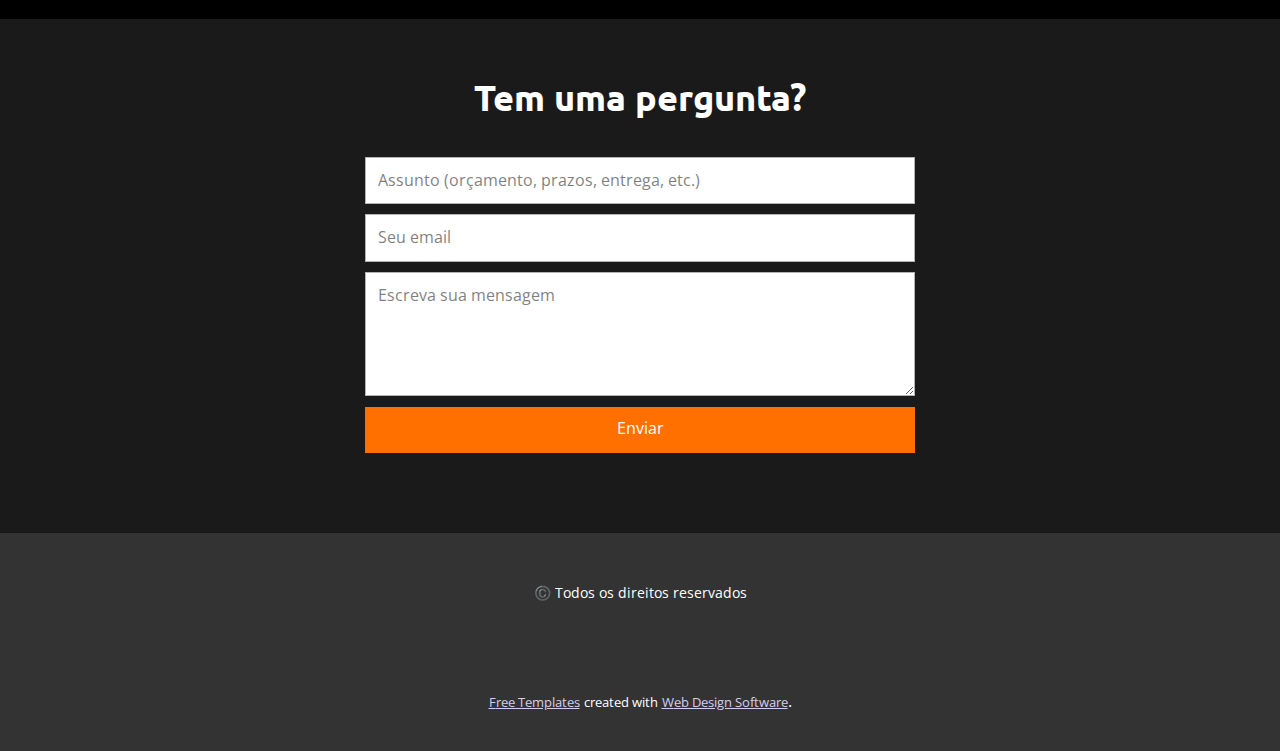
<file: Página-Inicial.html>
<!DOCTYPE html>
<html style="font-size: 16px;" lang="pt"><head>
    <meta name="viewport" content="width=device-width, initial-scale=1.0">
    <meta charset="utf-8">
    <meta name="keywords" content="Logo, studio cafeina, studio cafeína, @studiocafeina, cardápio, cardápios, logo goias, cardápio goiás, cardápios goiás, rótulos, rótulo, rótulo goiás, rótulos goiás">
    <meta name="description" content="Energia, qualidade e criatividade para empreendedores através do design e de soluções práticas.">
    <title>Portfólio | Sudio Cafeína</title>
    <link rel="stylesheet" href="nicepage.css" media="screen">
<link rel="stylesheet" href="Página-Inicial.css" media="screen">
    <script class="u-script" type="text/javascript" src="jquery.js" defer=""></script>
    <script class="u-script" type="text/javascript" src="nicepage.js" defer=""></script>
    <meta name="generator" content="Nicepage 5.13.1, nicepage.com">
    <meta name="referrer" content="origin">
    <meta property="og:title" content="Portfólio | Studio Cafeína">
    <meta property="og:description" content="Energia, qualidade &amp; criatividade">
    <meta property="og:image" content="images/posts1.jpg">
    <meta property="og:url" content="portfolio.studiocafeina.com">
    <link rel="icon" href="images/Ativo15.svg">
    <link id="u-theme-google-font" rel="stylesheet" href="https://fonts.googleapis.com/css?family=Roboto:100,100i,300,300i,400,400i,500,500i,700,700i,900,900i|Open+Sans:300,300i,400,400i,500,500i,600,600i,700,700i,800,800i">
    <link id="u-page-google-font" rel="stylesheet" href="https://fonts.googleapis.com/css?family=Ubuntu:300,300i,400,400i,500,500i,700,700i|Montserrat:100,100i,200,200i,300,300i,400,400i,500,500i,600,600i,700,700i,800,800i,900,900i">
    
    
    
    
    
    
    
    
    
    
    
    
    
    
    <script type="application/ld+json">{
		"@context": "http://schema.org",
		"@type": "Organization",
		"name": "PORTIFOLIO-STUDIOCAFEINA"
}</script>
    <meta name="theme-color" content="#9d8ad8">
    <meta property="og:type" content="website">
  <meta data-intl-tel-input-cdn-path="intlTelInput/"></head>
  <body class="u-body u-overlap u-overlap-contrast u-xl-mode" data-lang="pt"><header class="u-black u-clearfix u-container-align-left u-header u-header" id="sec-bacc"><div class="u-clearfix u-sheet u-sheet-1">
        <nav class="u-hidden-lg u-hidden-md u-hidden-xl u-hidden-xs u-menu u-menu-hamburger u-offcanvas u-menu-1" data-responsive-from="XL">
          <div class="menu-collapse" style="font-size: 1rem; letter-spacing: 0px;">
            <a class="u-button-style u-custom-left-right-menu-spacing u-custom-padding-bottom u-custom-top-bottom-menu-spacing u-nav-link u-text-active-palette-1-base u-text-hover-palette-2-base" href="#">
              <svg class="u-svg-link" viewBox="0 0 24 24"><use xmlns:xlink="http://www.w3.org/1999/xlink" xlink:href="#menu-hamburger"></use></svg>
              <svg class="u-svg-content" version="1.1" id="menu-hamburger" viewBox="0 0 16 16" x="0px" y="0px" xmlns:xlink="http://www.w3.org/1999/xlink" xmlns="http://www.w3.org/2000/svg"><g><rect y="1" width="16" height="2"></rect><rect y="7" width="16" height="2"></rect><rect y="13" width="16" height="2"></rect>
</g></svg>
            </a>
          </div>
          <div class="u-nav-container">
            <ul class="u-nav u-unstyled u-nav-1"><li class="u-nav-item"><a class="u-button-style u-nav-link u-text-active-palette-1-base u-text-hover-palette-2-base" href="Página-Inicial.html" style="padding: 10px 20px;">Página Inicial</a>
</li><li class="u-nav-item"><a class="u-button-style u-nav-link u-text-active-palette-1-base u-text-hover-palette-2-base" href="cafeine.html" style="padding: 10px 20px;">cafeine</a>
</li><li class="u-nav-item"><a class="u-button-style u-nav-link u-text-active-palette-1-base u-text-hover-palette-2-base" href="caffeine.html" style="padding: 10px 20px;">caffeine</a>
</li></ul>
          </div>
          <div class="u-nav-container-collapse">
            <div class="u-black u-container-style u-inner-container-layout u-opacity u-opacity-95 u-sidenav">
              <div class="u-inner-container-layout u-sidenav-overflow">
                <div class="u-menu-close"></div>
                <ul class="u-align-center u-nav u-popupmenu-items u-unstyled u-nav-2"><li class="u-nav-item"><a class="u-button-style u-nav-link" href="Página-Inicial.html">Página Inicial</a>
</li><li class="u-nav-item"><a class="u-button-style u-nav-link" href="cafeine.html">cafeine</a>
</li><li class="u-nav-item"><a class="u-button-style u-nav-link" href="caffeine.html">caffeine</a>
</li></ul>
              </div>
            </div>
            <div class="u-black u-menu-overlay u-opacity u-opacity-70"></div>
          </div>
        </nav>
      </div></header>
    <section class="u-clearfix u-grey-90 u-section-1" id="sec-3655">
      <div class="u-clearfix u-sheet u-sheet-1">
        <img class="u-image u-image-default u-preserve-proportions u-image-1" src="images/Ativo15.svg?rand=26b1" alt="" data-image-width="247" data-image-height="250" data-animation-name="customAnimationIn" data-animation-duration="1000">
      </div>
    </section>
    <section class="u-align-left u-black u-clearfix u-section-2" id="carousel_a4af">
      <div class="u-clearfix u-sheet u-sheet-1">
        <div class="u-custom-color-1 u-shape u-shape-rectangle u-shape-1"></div>
        <h2 class="u-text u-text-1">energia, <span class="u-text-custom-color-1">Qualidade&nbsp;</span>&amp; Criatividade
        </h2>
        <div class="u-gallery u-layout-grid u-lightbox u-show-text-on-hover u-gallery-1">
          <div class="u-gallery-inner u-gallery-inner-1">
            <div class="u-effect-fade u-gallery-item">
              <div class="u-back-slide" data-image-width="1868" data-image-height="1868">
                <img class="u-back-image u-expanded u-back-image-1" src="images/moinhoazullogo2-02.png">
              </div>
              <div class="u-over-slide u-shading u-over-slide-1"></div>
            </div>
            <div class="u-effect-fade u-gallery-item">
              <div class="u-back-slide" data-image-width="1145" data-image-height="913">
                <img class="u-back-image u-expanded u-back-image-2" src="images/Capturadetela2023-08-04204810.png">
              </div>
              <div class="u-over-slide u-shading u-over-slide-2"></div>
            </div>
            <div class="u-effect-fade u-gallery-item">
              <div class="u-back-slide" data-image-width="1080" data-image-height="1080">
                <img class="u-back-image u-expanded u-back-image-3" src="images/studiocafeinaportfolioartevideopostilustraortulos46.png">
              </div>
              <div class="u-over-slide u-shading u-over-slide-3"></div>
            </div>
            <div class="u-effect-fade u-gallery-item">
              <div class="u-back-slide" data-image-width="3000" data-image-height="2000">
                <img class="u-back-image u-expanded u-back-image-4" src="images/posts1.jpg?rand=293a">
              </div>
              <div class="u-over-slide u-shading u-over-slide-4"></div>
            </div>
            <div class="u-effect-fade u-gallery-item">
              <div class="u-back-slide" data-image-width="918" data-image-height="915">
                <img class="u-back-image u-expanded u-back-image-5" src="images/Capturadetela2023-08-04204942.png">
              </div>
              <div class="u-over-slide u-shading u-over-slide-5"></div>
            </div>
            <div class="u-effect-fade u-gallery-item">
              <div class="u-back-slide" data-image-width="2084" data-image-height="2084">
                <img class="u-back-image u-expanded u-back-image-6" src="images/19499662_20-01.png">
              </div>
              <div class="u-over-slide u-shading u-over-slide-6"></div>
            </div>
          </div>
        </div>
        <p class="u-align-center-xs u-text u-text-2"> Soluções práticas para ​empreendedores através do design.</p>
        <p class="u-align-center-xs u-align-left-lg u-align-left-md u-align-left-sm u-align-left-xl u-text u-text-3"> Artes por Igor Carvalho</p>
        <a href="Página-Inicial.html#carousel_8040" class="u-active-none u-border-2 u-border-no-left u-border-no-right u-border-no-top u-border-white u-btn u-btn-rectangle u-button-style u-custom-font u-heading-font u-hover-none u-none u-btn-1"> Ver mais</a>
      </div>
    </section>
    <section class="u-clearfix u-grey-90 u-section-3" id="carousel_a79e">
      <div class="u-clearfix u-sheet u-valign-middle-md u-valign-middle-xs u-sheet-1">
        <div class="u-clearfix u-expanded-width u-layout-wrap u-layout-wrap-1">
          <div class="u-layout">
            <div class="u-layout-row">
              <div class="u-container-style u-layout-cell u-size-30 u-layout-cell-1">
                <div class="u-container-layout u-container-layout-1">
                  <h2 class="u-custom-font u-font-ubuntu u-text u-text-1"> Sou <span class="u-text-custom-color-1">Igor Carvalho</span>, um designer que busca simplicidade, elegância e sofisticação
                  </h2>
                  <h5 class="u-align-left-xs u-custom-font u-font-ubuntu u-text u-text-default u-text-2">Atualmente contribuindo para o <span class="u-text-custom-color-1">Studio Cafeína</span> e outros projetos.
                  </h5>
                  <p class="u-text u-text-default u-text-3">...</p>
                  <a href="https://wa.me/5562985622005" class="u-border-none u-btn u-btn-round u-button-style u-palette-5-base u-radius-20 u-btn-1" target="_blank" data-animation-name="pulse" data-animation-duration="1000" data-animation-direction="">WhatsApp</a>
                </div>
              </div>
              <div class="u-container-style u-layout-cell u-size-30 u-layout-cell-2">
                <div class="u-container-layout u-valign-middle-lg u-valign-middle-md u-valign-middle-sm u-container-layout-2">
                  <img class="u-expanded-width u-image u-image-contain u-image-default u-image-1" src="images/AnyConv.com__igorkarvfoto.webp" alt="" data-image-width="3186" data-image-height="3186">
                </div>
              </div>
            </div>
          </div>
        </div>
      </div>
    </section>
    <section class="u-clearfix u-grey-90 u-section-4" id="carousel_7f0c">
      <div class="u-clearfix u-sheet u-sheet-1">
        <div class="u-clearfix u-layout-wrap u-layout-wrap-1">
          <div class="u-layout">
            <div class="u-layout-row">
              <div class="u-container-align-left-sm u-container-align-left-xs u-container-style u-layout-cell u-size-15 u-layout-cell-1">
                <div class="u-container-layout u-valign-top u-container-layout-1">
                  <h5 class="u-align-left-sm u-align-left-xs u-custom-font u-font-ubuntu u-text u-text-default u-text-1">Habilidades</h5>
                </div>
              </div>
              <div class="u-container-align-left-sm u-container-align-left-xs u-container-style u-layout-cell u-size-25 u-layout-cell-2">
                <div class="u-container-layout u-valign-top-xs u-container-layout-2">
                  <h2 class="u-align-left-sm u-align-left-xs u-custom-font u-font-ubuntu u-text u-text-default u-text-2"> Domínio de softwares de imagem, vetorização e vídeo.</h2>
                </div>
              </div>
              <div class="u-container-style u-layout-cell u-size-20 u-layout-cell-3">
                <div class="u-container-layout u-container-layout-3">
                  <div class="u-expanded-width u-list u-list-1">
                    <div class="u-repeater u-repeater-1">
                      <div class="u-container-align-center u-container-style u-grey-80 u-list-item u-repeater-item u-list-item-1">
                        <div class="u-container-layout u-similar-container u-valign-top u-container-layout-4"><span class="u-icon u-icon-1"><svg class="u-svg-link" preserveAspectRatio="xMidYMin slice" viewBox="0 0 791.454 791.454" style=""><use xmlns:xlink="http://www.w3.org/1999/xlink" xlink:href="#svg-4b0c"></use></svg><svg class="u-svg-content" viewBox="0 0 791.454 791.454" id="svg-4b0c"><g><g id="Vrstva_x0020_1"><path clip-rule="evenodd" d="m202.718 0h264.814l224.164 233.873v454.622c0 56.868-46.092 102.959-102.959 102.959h-386.019c-56.868 0-102.959-46.092-102.959-102.959v-585.536c0-56.867 46.091-102.959 102.959-102.959z" fill="currentColor" fill-rule="evenodd"></path><g fill="#fff"><path clip-rule="evenodd" d="m467.212 0v231.952h224.484z" fill-rule="evenodd" opacity=".302"></path><path d="m287.966 590.55h40.01c1.067 0 2.027-.747 2.241-1.707l11.736-42.144h45.345l12.59 42.144c.32.96 1.28 1.707 2.347 1.707h41.504c1.387 0 2.454-1.067 2.454-2.347 0-.427-.107-.747-.213-1.067l-52.92-170.497c-.32-.96-1.174-1.6-2.241-1.6h-50.68c-1.067 0-2.027.64-2.241 1.6l-52.28 170.817c-.213.747 0 1.494.427 2.134.428.533 1.175.96 1.921.96zm194.823-139.129c13.443 0 23.153-9.069 23.153-21.659-.32-12.91-9.709-21.872-22.939-21.872-6.722 0-12.697 2.347-16.858 6.508-3.841 3.948-5.868 9.496-5.761 15.364-.107 5.761 1.92 11.096 5.868 15.044 4.054 4.268 9.922 6.615 16.537 6.615zm-18.991 10.456c-1.387 0-2.454 1.067-2.454 2.347v123.978c0 1.28 1.067 2.347 2.454 2.347h38.516c1.28 0 2.347-1.067 2.347-2.347v-123.978c0-1.28-1.067-2.347-2.347-2.347zm-83.541 51.213h-31.368l9.282-33.288c1.6-5.975 3.201-13.017 4.801-19.845.32-1.6.64-3.094 1.067-4.695 2.027 8.215 4.268 17.071 6.508 24.646z"></path>
</g>
</g>
</g></svg></span>
                        </div>
                      </div>
                      <div class="u-container-style u-grey-80 u-list-item u-repeater-item u-list-item-2">
                        <div class="u-container-layout u-similar-container u-valign-top u-container-layout-5"><span class="u-icon u-icon-2"><svg class="u-svg-link" preserveAspectRatio="xMidYMin slice" viewBox="0 0 512 512" style=""><use xmlns:xlink="http://www.w3.org/1999/xlink" xlink:href="#svg-8a32"></use></svg><svg class="u-svg-content" viewBox="0 0 512 512" id="svg-8a32"><g id="Layer_2"><g id="Layer_1-2"><g id="Pr"><rect fill="#4b5896" height="512" rx="86.57" width="512"></rect><path d="m425.43 0h-36.43v34.43a86.57 86.57 0 0 0 86.57 86.57h36.43v-34.43a86.57 86.57 0 0 0 -86.57-86.57z" fill="#656faa"></path><path d="m96 57a363.32 363.32 0 0 0 -94.29 12.37 87 87 0 0 0 -1.71 17.2v338.86a86.57 86.57 0 0 0 86.57 86.57h338.86a86.61 86.61 0 0 0 22.57-3 363.73 363.73 0 0 0 11-89c0-200.48-162.52-363-363-363z" fill="#656faa"></path><g fill="#fff"><path d="m94.22 135.31h45.49v241.38h-45.49zm20.78 103.92h77.2a27.37 27.37 0 0 0 14.36-3.73 25.6 25.6 0 0 0 9.68-10.5 33.82 33.82 0 0 0 3.49-15.61 35.3 35.3 0 0 0 -3.41-15.85 24.93 24.93 0 0 0 -9.63-10.63 27.68 27.68 0 0 0 -14.52-3.74h-77.17v-43.86h76q22.59 0 39.77 9.21a65.48 65.48 0 0 1 26.64 26q9.46 16.77 9.46 38.85t-9.46 38.76a65.1 65.1 0 0 1 -26.64 25.82q-17.19 9.13-39.77 9.13h-76z"></path><path d="m294.27 204.37h48.81v172.32h-48.81zm88.81 43a34 34 0 0 0 -11.08-1.66q-13.79 0-21.33 8.88t-7.55 24.65l-3.49-44.82q7.14-15.43 18.51-24a40.65 40.65 0 0 1 25-8.55 53.42 53.42 0 0 1 19.51 3.4 42.55 42.55 0 0 1 15.19 10.05l-26.56 37a20.89 20.89 0 0 0 -8.2-4.95z"></path>
</g>
</g>
</g>
</g></svg></span>
                        </div>
                      </div>
                      <div class="u-container-style u-grey-80 u-list-item u-repeater-item u-list-item-3">
                        <div class="u-container-layout u-similar-container u-valign-top u-container-layout-6"><span class="u-file-icon u-icon u-icon-3"><img src="images/5210800.png" alt=""></span>
                        </div>
                      </div>
                      <div class="u-container-style u-grey-80 u-list-item u-repeater-item u-list-item-4">
                        <div class="u-container-layout u-similar-container u-valign-top u-container-layout-7"><span class="u-icon u-icon-4"><svg class="u-svg-link" preserveAspectRatio="xMidYMin slice" viewBox="0 0 511 511" style=""><use xmlns:xlink="http://www.w3.org/1999/xlink" xlink:href="#svg-74c1"></use></svg><svg class="u-svg-content" viewBox="0 0 511 511" x="0px" y="0px" id="svg-74c1" style="enable-background:new 0 0 511 511;"><path style="fill:#8F44AB;" d="M511,431c0,44.183-35.817,80-80,80H80c-44.183,0-80-35.817-80-80V104L104,0h327
	c44.183,0,80,35.817,80,80V431z"></path><path style="fill:#B154D4;" d="M0,104h69.334C88.4,104,104,88.666,104,69.6V0L0,104z"></path><polygon style="opacity:0.2;fill:#5D5D5D;enable-background:new    ;" points="0,159.733 0,104 55.467,104 "></polygon><path style="fill:#B154D4;" d="M156.673,296.048l-17.575,47.669H110.45l62.354-167.321h32.502l65.484,167.321h-28.168
	l-18.538-47.669H156.673z M164.858,272.455h50.317l-21.908-56.096l-3.853-18.778l-3.853,18.778L164.858,272.455z"></path><path style="fill:#B154D4;" d="M312.436,291.233c0,4.657,0.602,8.949,1.806,12.88c1.204,3.935,3.208,7.306,6.019,10.111
	c2.807,2.811,6.538,5.019,11.195,6.621c4.652,1.606,10.432,2.407,17.334,2.407c6.098,0,10.834-0.88,14.204-2.648
	c3.37-1.764,6.981-4.491,10.833-8.186l21.668,8.908c-5.139,8.667-11.959,15.047-20.463,19.14c-8.51,4.093-17.658,6.139-27.446,6.139
	c-20.065,0-35.312-5.214-45.743-15.648c-10.435-10.432-15.648-25.839-15.648-46.224v-2.648c0-2.084,0-4.093,0-6.019
	c0-1.927,0.079-3.77,0.241-5.538c0.319-7.704,2.084-14.686,5.296-20.945c3.209-6.259,7.464-11.635,12.76-16.13
	c5.297-4.491,11.395-7.944,18.297-10.353c6.899-2.407,14.205-3.611,21.908-3.611c8.826,0,16.691,1.407,23.594,4.214
	c6.899,2.81,12.76,6.74,17.575,11.796c4.815,5.057,8.464,11.158,10.954,18.298c2.486,7.144,3.732,15.047,3.732,23.714v13.723
	L312.436,291.233L312.436,291.233z M312.436,268.844h61.873c0-3.853-0.723-7.381-2.167-10.594c-1.444-3.208-3.491-5.936-6.14-8.186
	c-2.648-2.245-5.777-4.01-9.389-5.296c-3.611-1.283-7.584-1.926-11.918-1.926c-4.014,0-7.943,0.481-11.796,1.444
	s-7.306,2.527-10.353,4.694c-3.051,2.167-5.5,4.897-7.343,8.186C313.357,260.459,312.436,264.352,312.436,268.844z"></path><path style="fill:#FFFFFF;" d="M156.673,290.048l-17.575,47.669H110.45l62.354-167.321h32.502l65.484,167.321h-28.168
	l-18.538-47.669H156.673z M164.858,266.455h50.317l-21.908-56.096l-3.853-18.778l-3.853,18.778L164.858,266.455z"></path><path style="fill:#FFFFFF;" d="M312.436,285.233c0,4.657,0.602,8.949,1.806,12.88c1.204,3.935,3.208,7.306,6.019,10.111
	c2.807,2.811,6.538,5.019,11.195,6.621c4.652,1.606,10.432,2.407,17.334,2.407c6.098,0,10.834-0.88,14.204-2.648
	c3.37-1.764,6.981-4.491,10.833-8.186l21.668,8.908c-5.139,8.667-11.959,15.047-20.463,19.14c-8.51,4.093-17.658,6.139-27.446,6.139
	c-20.065,0-35.312-5.214-45.743-15.648c-10.435-10.432-15.648-25.839-15.648-46.224v-2.648c0-2.084,0-4.093,0-6.019
	c0-1.927,0.079-3.77,0.241-5.538c0.319-7.704,2.084-14.686,5.296-20.945c3.209-6.259,7.464-11.635,12.76-16.13
	c5.297-4.491,11.395-7.944,18.297-10.353c6.899-2.407,14.205-3.611,21.908-3.611c8.826,0,16.691,1.407,23.594,4.214
	c6.899,2.81,12.76,6.74,17.575,11.796c4.815,5.057,8.464,11.158,10.954,18.298c2.486,7.144,3.732,15.047,3.732,23.714v13.723
	L312.436,285.233L312.436,285.233z M312.436,262.844h61.873c0-3.853-0.723-7.381-2.167-10.594c-1.444-3.208-3.491-5.936-6.14-8.186
	c-2.648-2.245-5.777-4.01-9.389-5.296c-3.611-1.283-7.584-1.926-11.918-1.926c-4.014,0-7.943,0.481-11.796,1.444
	s-7.306,2.527-10.353,4.694c-3.051,2.167-5.5,4.897-7.343,8.186C313.357,254.459,312.436,258.352,312.436,262.844z"></path></svg></span>
                        </div>
                      </div>
                    </div>
                  </div>
                </div>
              </div>
            </div>
          </div>
        </div>
      </div>
    </section>
    <section class="u-clearfix u-grey-90 u-section-5" id="carousel_8040">
      <div class="u-clearfix u-sheet u-sheet-1">
        <div class="u-clearfix u-expanded-width-xs u-layout-wrap u-layout-wrap-1">
          <div class="u-layout">
            <div class="u-layout-row">
              <div class="u-container-style u-layout-cell u-size-23-md u-size-23-sm u-size-23-xs u-size-25-lg u-size-25-xl u-layout-cell-1">
                <div class="u-container-layout u-container-layout-1">
                  <h4 class="u-custom-font u-font-ubuntu u-text u-text-default u-text-1"> Portfólio</h4>
                  <p class="u-text u-text-default u-text-2">Artes por Igor Carvalho</p>
                </div>
              </div>
              <div class="u-container-style u-layout-cell u-size-35-lg u-size-35-xl u-size-37-md u-size-37-sm u-size-37-xs u-layout-cell-2">
                <div class="u-container-layout u-valign-top-xs u-container-layout-2">
                  <h2 class="u-custom-font u-font-ubuntu u-text u-text-3"> A seguir, um pouco do <span class="u-text-custom-color-1">meu trabalho&nbsp;</span>feito com planejamento e dedicação.
                  </h2>
                </div>
              </div>
            </div>
          </div>
        </div>
        <div class="u-expanded-width u-list u-list-1">
          <div class="u-repeater u-repeater-1"></div>
        </div>
      </div>
    </section>
    <section class="u-align-center u-clearfix u-grey-90 u-valign-bottom-md u-valign-middle-sm u-valign-middle-xs u-section-6" id="sec-f98f">
      <div class="u-expanded-width u-gallery u-layout-grid u-lightbox u-show-text-on-hover u-gallery-1">
        <div class="u-gallery-inner u-gallery-inner-1">
          <div class="u-effect-fade u-gallery-item">
            <div class="u-back-slide" data-image-width="2400" data-image-height="1800">
              <img class="u-back-image u-expanded" src="images/26184521_m016t0078_apr0822_view_8.jpg" alt="Planagro">
            </div>
            <div class="u-over-slide u-shading u-valign-middle u-over-slide-1">
              <h3 class="u-gallery-heading" style="text-transform: uppercase;">Planagro</h3>
              <p class="u-gallery-text">Logotipo</p>
            </div>
          </div>
          <div class="u-effect-fade u-gallery-item">
            <div class="u-back-slide" data-image-width="3500" data-image-height="2300">
              <img class="u-back-image u-expanded" src="images/portfolio-studio-cafeina1.png" alt="GS Ambiental">
            </div>
            <div class="u-over-slide u-shading u-valign-middle u-over-slide-2">
              <h3 class="u-gallery-heading" style="text-transform: uppercase;">GS Ambiental</h3>
              <p class="u-gallery-text">Logotipo</p>
            </div>
          </div>
          <div class="u-effect-fade u-gallery-item">
            <div class="u-back-slide" data-image-width="3300" data-image-height="2700">
              <img class="u-back-image u-expanded u-back-image-3" src="images/portfolio-studio-cafeina2.png" alt="Abadia Sudário">
            </div>
            <div class="u-over-slide u-shading u-valign-middle u-over-slide-3">
              <h3 class="u-gallery-heading" style="text-transform: uppercase;">Abadia Sudário</h3>
              <p class="u-gallery-text">Logotipo</p>
            </div>
          </div>
        </div>
      </div>
    </section>
    <section class="u-align-center u-clearfix u-grey-90 u-section-7" id="sec-3627">
      <div class="u-expanded-width u-gallery u-layout-grid u-lightbox u-show-text-on-hover u-gallery-1">
        <div class="u-gallery-inner u-gallery-inner-1">
          <div class="u-effect-fade u-gallery-item">
            <div class="u-back-slide" data-image-width="918" data-image-height="915">
              <img class="u-back-image u-expanded" src="images/Capturadetela2023-08-04204942.png" alt="Dia do Trabalhador">
            </div>
            <div class="u-over-slide u-shading u-valign-middle u-over-slide-1">
              <h3 class="u-gallery-heading" style="text-transform: uppercase;">Dia do Trabalhador</h3>
              <p class="u-gallery-text">Criativos para redes sociais</p>
            </div>
          </div>
          <div class="u-effect-fade u-gallery-item">
            <div class="u-back-slide" data-image-width="1920" data-image-height="1920">
              <img class="u-back-image u-expanded u-back-image-2" src="images/auladereforo1.jpg" alt="Aulas de reforço">
            </div>
            <div class="u-over-slide u-shading u-valign-middle u-over-slide-2">
              <h3 class="u-gallery-heading" style="text-transform: uppercase;">Aulas de reforço</h3>
              <p class="u-gallery-text">Criativos para redes sociais</p>
            </div>
          </div>
          <div class="u-effect-fade u-gallery-item">
            <div class="u-back-slide" data-image-width="3000" data-image-height="2000">
              <img class="u-back-image u-expanded u-back-image-3" src="images/posts1.jpg?rand=3d30" alt="Posts diversos">
            </div>
            <div class="u-over-slide u-shading u-valign-middle u-over-slide-3">
              <h3 class="u-gallery-heading" style="text-transform: uppercase;">Posts diversos</h3>
              <p class="u-gallery-text">Criativos para redes sociais</p>
            </div>
          </div>
        </div>
      </div>
    </section>
    <section class="u-align-center u-clearfix u-grey-90 u-valign-middle-lg u-valign-middle-md u-valign-middle-sm u-valign-middle-xs u-section-8" id="sec-30d6">
      <div class="u-expanded-width u-gallery u-layout-grid u-lightbox u-show-text-on-hover u-gallery-1">
        <div class="u-gallery-inner u-gallery-inner-1">
          <div class="u-effect-fade u-gallery-item">
            <div class="u-back-slide" data-image-width="3629" data-image-height="2415">
              <img class="u-back-image u-expanded" src="images/vale-do-uru-ponto.jpg" alt="Vale do Uru">
            </div>
            <div class="u-over-slide u-shading u-valign-middle u-over-slide-1">
              <h3 class="u-gallery-heading" style="text-transform: uppercase;">Vale do Uru</h3>
              <p class="u-gallery-text">Edição para produtos</p>
            </div>
          </div>
          <div class="u-effect-fade u-gallery-item">
            <div class="u-back-slide" data-image-width="609" data-image-height="915">
              <img class="u-back-image u-expanded u-back-image-2" src="images/Capturadetela2023-08-04204457.png" alt="Vale do Uru - Menta">
            </div>
            <div class="u-over-slide u-shading u-valign-middle u-over-slide-2">
              <h3 class="u-gallery-heading" style="text-transform: uppercase;">Vale do Uru - Menta</h3>
              <p class="u-gallery-text">Edição para produtos</p>
            </div>
          </div>
          <div class="u-effect-fade u-gallery-item">
            <div class="u-back-slide" data-image-width="608" data-image-height="917">
              <img class="u-back-image u-expanded u-back-image-3" src="images/Capturadetela2023-08-04211737.png" alt="Vale do Uru - Carvalho">
            </div>
            <div class="u-over-slide u-shading u-valign-middle u-over-slide-3">
              <h3 class="u-gallery-heading" style="text-transform: uppercase;">Vale do Uru - Carvalho</h3>
              <p class="u-gallery-text">Edição para produtos</p>
            </div>
          </div>
        </div>
      </div>
    </section>
    <section class="u-align-center u-clearfix u-grey-90 u-valign-middle-lg u-valign-middle-md u-valign-middle-sm u-valign-middle-xs u-section-9" id="sec-e444">
      <div class="u-expanded-width u-gallery u-layout-grid u-lightbox u-show-text-on-hover u-gallery-1">
        <div class="u-gallery-inner u-gallery-inner-1">
          <div class="u-effect-fade u-gallery-item">
            <div class="u-back-slide" data-image-width="1190" data-image-height="894">
              <img class="u-back-image u-expanded" src="images/studiocafeinaportfolioartevideopostilustraortulos7.png" alt="Blue Star">
            </div>
            <div class="u-over-slide u-shading u-valign-middle u-over-slide-1">
              <h3 class="u-gallery-heading" style="text-transform: uppercase;">Blue Star</h3>
              <p class="u-gallery-text">Rótulo</p>
            </div>
          </div>
          <div class="u-effect-fade u-gallery-item">
            <div class="u-back-slide" data-image-width="1145" data-image-height="913">
              <img class="u-back-image u-expanded" src="images/Capturadetela2023-08-04204810.png" alt="Café  Moinho Azul">
            </div>
            <div class="u-over-slide u-shading u-valign-middle u-over-slide-2">
              <h3 class="u-gallery-heading" style="text-transform: uppercase;">Café  Moinho Azul</h3>
              <p class="u-gallery-text">Rótulo</p>
            </div>
          </div>
          <div class="u-effect-fade u-gallery-item">
            <div class="u-back-slide" data-image-width="2798" data-image-height="2798">
              <img class="u-back-image u-expanded u-back-image-3" src="images/voz1.png" alt="Voz de Trovão">
            </div>
            <div class="u-over-slide u-shading u-valign-middle u-over-slide-3">
              <h3 class="u-gallery-heading" style="text-transform: uppercase;">Voz de Trovão</h3>
              <p class="u-gallery-text">Rótulo</p>
            </div>
          </div>
        </div>
      </div>
    </section>
    <section class="u-align-center u-clearfix u-grey-90 u-valign-top u-section-10" id="sec-4403">
      <div class="u-expanded-width u-gallery u-layout-grid u-lightbox u-show-text-on-hover u-gallery-1">
        <div class="u-gallery-inner u-gallery-inner-1">
          <div class="u-effect-fade u-gallery-item">
            <div class="u-back-slide" data-image-width="2363" data-image-height="2363">
              <img class="u-back-image u-expanded" src="images/Fazenda-Remanso-do-Araguaia-logo_Prancheta11.png" alt="Fazenda Remanso do Araguaia">
            </div>
            <div class="u-over-slide u-shading u-valign-middle u-over-slide-1">
              <h3 class="u-gallery-heading" style="text-transform: uppercase;">Fazenda Remanso do Araguaia</h3>
              <p class="u-gallery-text">Ilustração</p>
            </div>
          </div>
          <div class="u-effect-fade u-gallery-item">
            <div class="u-back-slide" data-image-width="1010" data-image-height="1010">
              <img class="u-back-image u-expanded" src="images/studiocafeinaportfolioartevideopostilustraortulos5.png" alt="Adesivo Galera do Milho Verde">
            </div>
            <div class="u-over-slide u-shading u-valign-middle u-over-slide-2">
              <h3 class="u-gallery-heading" style="text-transform: uppercase;">Adesivo Galera do Milho Verde</h3>
              <p class="u-gallery-text">Ilustração</p>
            </div>
          </div>
          <div class="u-effect-fade u-gallery-item">
            <div class="u-back-slide" data-image-width="2800" data-image-height="3200">
              <img class="u-back-image u-expanded u-back-image-3" src="images/studiocafeinaportfolioartevideopostilustraortulos241.png" alt="Café Rugendas">
            </div>
            <div class="u-over-slide u-shading u-valign-middle u-over-slide-3">
              <h3 class="u-gallery-heading" style="text-transform: uppercase;">Café Rugendas</h3>
              <p class="u-gallery-text">Ilustração</p>
            </div>
          </div>
        </div>
      </div>
    </section>
    <section class="u-align-center u-clearfix u-container-align-center u-grey-90 u-section-11" id="sec-7764">
      <div class="u-clearfix u-sheet u-valign-middle u-sheet-1">
        <h2 class="u-align-center u-text u-text-1" data-animation-name="customAnimationIn" data-animation-duration="1000">Cliente e parceiros</h2>
        <p class="u-align-center u-text u-text-2">Colaborações com marcas de renome.</p>
        <div class="u-expanded-width u-list u-list-1">
          <div class="u-repeater u-repeater-1">
            <div class="u-container-align-center u-container-style u-list-item u-repeater-item">
              <div class="u-container-layout u-similar-container u-valign-middle-lg u-valign-middle-md u-valign-middle-sm u-valign-middle-xl u-container-layout-1">
                <img alt="" class="u-image u-image-contain u-image-default u-image-1" data-image-width="250" data-image-height="114" src="images/Ativo2.svg" data-animation-name="customAnimationIn" data-animation-duration="1500">
              </div>
            </div>
            <div class="u-container-align-center-lg u-container-align-center-md u-container-align-center-sm u-container-align-center-xl u-container-style u-list-item u-repeater-item">
              <div class="u-container-layout u-similar-container u-valign-middle-lg u-valign-middle-md u-valign-middle-sm u-valign-middle-xl u-container-layout-2">
                <img alt="" class="u-image u-image-contain u-image-default u-image-2" data-image-width="3920" data-image-height="4609" src="images/AnyConv.com__abadialogosite-01.webp" data-animation-name="customAnimationIn" data-animation-duration="1500">
              </div>
            </div>
            <div class="u-container-align-center u-container-style u-list-item u-repeater-item">
              <div class="u-container-layout u-similar-container u-valign-middle-lg u-valign-middle-md u-valign-middle-sm u-valign-middle-xl u-container-layout-3">
                <img alt="" class="u-image u-image-contain u-image-default u-image-3" data-image-width="262" data-image-height="150" src="images/Ativo1.svg" data-animation-name="customAnimationIn" data-animation-duration="1500">
              </div>
            </div>
            <div class="u-container-align-center-lg u-container-align-center-md u-container-align-center-sm u-container-align-center-xl u-container-style u-list-item u-repeater-item">
              <div class="u-container-layout u-similar-container u-valign-middle-lg u-valign-middle-md u-valign-middle-sm u-valign-middle-xl u-container-layout-4">
                <img alt="" class="u-image u-image-contain u-image-default u-image-4" data-image-width="160" data-image-height="150" src="images/Ativo12.svg" data-animation-name="customAnimationIn" data-animation-duration="1500">
              </div>
            </div>
            <div class="u-container-align-center-lg u-container-align-center-md u-container-align-center-sm u-container-align-center-xl u-container-style u-list-item u-repeater-item">
              <div class="u-container-layout u-similar-container u-valign-middle-lg u-valign-middle-md u-valign-middle-sm u-valign-middle-xl u-container-layout-5">
                <img alt="" class="u-image u-image-contain u-image-default u-image-5" data-image-width="231" data-image-height="150" src="images/Ativo13.svg" data-animation-name="customAnimationIn" data-animation-duration="1500">
              </div>
            </div>
            <div class="u-container-align-center-lg u-container-align-center-md u-container-align-center-sm u-container-align-center-xl u-container-style u-list-item u-repeater-item">
              <div class="u-container-layout u-similar-container u-valign-middle-lg u-valign-middle-md u-valign-middle-sm u-valign-middle-xl u-container-layout-6">
                <img alt="" class="u-image u-image-contain u-image-default u-image-6" data-image-width="203" data-image-height="150" src="images/Ativo14.svg" data-animation-name="customAnimationIn" data-animation-duration="1500">
              </div>
            </div>
            <div class="u-container-align-center-lg u-container-align-center-md u-container-align-center-sm u-container-align-center-xl u-container-style u-list-item u-repeater-item">
              <div class="u-container-layout u-similar-container u-valign-middle-lg u-valign-middle-md u-valign-middle-sm u-valign-middle-xl u-container-layout-7">
                <img alt="" class="u-image u-image-contain u-image-default u-image-7" data-image-width="86" data-image-height="86" src="images/711285_44ae947583e14795b7fb638aa3a6e25fmv2.webp" data-animation-name="customAnimationIn" data-animation-duration="1500">
              </div>
            </div>
            <div class="u-container-align-center u-container-style u-list-item u-repeater-item">
              <div class="u-container-layout u-similar-container u-valign-middle-lg u-valign-middle-md u-valign-middle-sm u-valign-middle-xl u-container-layout-8">
                <img alt="" class="u-image u-image-contain u-image-default u-image-8" data-image-width="150" data-image-height="150" src="images/711285_87711f2250764830ab766d851d7ae88amv21.webp" data-animation-name="customAnimationIn" data-animation-duration="1500">
              </div>
            </div>
          </div>
        </div>
      </div>
      <style data-mode="XXL">@media (max-width: 0px) {
   .u-section-11 {
    background-image: none;
  }
  .u-section-11 .u-sheet-1 {
    min-height: 905px;
  }
  .u-section-11 .u-text-1 {
    --animation-custom_in-translate_x: 0px;
    --animation-custom_in-translate_y: -100px;
    --animation-custom_in-opacity: 0;
    --animation-custom_in-rotate: 0deg;
    --animation-custom_in-scale: 0.3;
    margin-top: 60px;
    margin-left: auto;
    margin-right: auto;
    margin-bottom: 0;
  }
  .u-section-11 .u-text-2 {
    line-height: 2;
    font-size: 1.25rem;
    margin-top: 28px;
    margin-left: 0;
    margin-right: 0;
    margin-bottom: 0;
  }
  .u-block-a4d5-65 {
    border-style: solid;
    padding-top: 0;
    padding-bottom: 0;
    padding-left: 0;
    padding-right: 0;
  }
  .u-section-11 .u-list-1 {
    grid-template-rows: repeat(1, auto);
    margin-top: 58px;
    margin-bottom: 60px;
  }
  .u-section-11 .u-repeater-1 {
    grid-template-columns: repeat(4, 25%);
    min-height: 460px;
    grid-gap: 0px;
  }
  .u-section-11 .u-container-layout-1 {
    padding-top: 30px;
    padding-bottom: 30px;
    padding-left: 40px;
    padding-right: 40px;
  }
  .u-section-11 .u-image-1 {
    height: 62px;
    width: 192px;
    --animation-custom_in-translate_x: 0px;
    --animation-custom_in-translate_y: 100px;
    --animation-custom_in-opacity: 0;
    --animation-custom_in-rotate: 0deg;
    --animation-custom_in-scale: 0.3;
    margin-top: 0;
    margin-bottom: 0;
    margin-left: auto;
    margin-right: auto;
  }
  .u-section-11 .u-container-layout-2 {
    padding-top: 30px;
    padding-bottom: 30px;
    padding-left: 40px;
    padding-right: 40px;
  }
  .u-section-11 .u-image-2 {
    height: 62px;
    width: 192px;
    --animation-custom_in-translate_x: 0px;
    --animation-custom_in-translate_y: 100px;
    --animation-custom_in-opacity: 0;
    --animation-custom_in-rotate: 0deg;
    --animation-custom_in-scale: 0.3;
    margin-top: 0;
    margin-bottom: 0;
    margin-left: auto;
    margin-right: auto;
  }
  .u-section-11 .u-container-layout-3 {
    padding-top: 30px;
    padding-bottom: 30px;
    padding-left: 40px;
    padding-right: 40px;
  }
  .u-section-11 .u-image-3 {
    height: 62px;
    width: 192px;
    --animation-custom_in-translate_x: 0px;
    --animation-custom_in-translate_y: 100px;
    --animation-custom_in-opacity: 0;
    --animation-custom_in-rotate: 0deg;
    --animation-custom_in-scale: 0.3;
    margin-top: 0;
    margin-bottom: 0;
    margin-left: auto;
    margin-right: auto;
  }
  .u-section-11 .u-container-layout-4 {
    padding-top: 30px;
    padding-bottom: 30px;
    padding-left: 40px;
    padding-right: 40px;
  }
  .u-section-11 .u-image-4 {
    height: 62px;
    width: 192px;
    --animation-custom_in-translate_x: 0px;
    --animation-custom_in-translate_y: 100px;
    --animation-custom_in-opacity: 0;
    --animation-custom_in-rotate: 0deg;
    --animation-custom_in-scale: 0.3;
    margin-top: 0;
    margin-bottom: 0;
    margin-left: auto;
    margin-right: auto;
  }
  .u-section-11 .u-container-layout-5 {
    padding-top: 30px;
    padding-bottom: 30px;
    padding-left: 40px;
    padding-right: 40px;
  }
  .u-section-11 .u-image-5 {
    height: 62px;
    width: 192px;
    --animation-custom_in-translate_x: 0px;
    --animation-custom_in-translate_y: 100px;
    --animation-custom_in-opacity: 0;
    --animation-custom_in-rotate: 0deg;
    --animation-custom_in-scale: 0.3;
    margin-top: 0;
    margin-bottom: 0;
    margin-left: auto;
    margin-right: auto;
  }
  .u-section-11 .u-container-layout-6 {
    padding-top: 30px;
    padding-bottom: 30px;
    padding-left: 40px;
    padding-right: 40px;
  }
  .u-section-11 .u-image-6 {
    height: 62px;
    width: 192px;
    --animation-custom_in-translate_x: 0px;
    --animation-custom_in-translate_y: 100px;
    --animation-custom_in-opacity: 0;
    --animation-custom_in-rotate: 0deg;
    --animation-custom_in-scale: 0.3;
    margin-top: 0;
    margin-bottom: 0;
    margin-left: auto;
    margin-right: auto;
  }
  .u-section-11 .u-container-layout-7 {
    padding-top: 30px;
    padding-bottom: 30px;
    padding-left: 40px;
    padding-right: 40px;
  }
  .u-section-11 .u-image-7 {
    height: 62px;
    width: 192px;
    --animation-custom_in-translate_x: 0px;
    --animation-custom_in-translate_y: 100px;
    --animation-custom_in-opacity: 0;
    --animation-custom_in-rotate: 0deg;
    --animation-custom_in-scale: 0.3;
    margin-top: 0;
    margin-bottom: 0;
    margin-left: auto;
    margin-right: auto;
  }
  .u-section-11 .u-container-layout-8 {
    padding-top: 30px;
    padding-bottom: 30px;
    padding-left: 40px;
    padding-right: 40px;
  }
  .u-section-11 .u-image-8 {
    height: 62px;
    width: 192px;
    --animation-custom_in-translate_x: 0px;
    --animation-custom_in-translate_y: 100px;
    --animation-custom_in-opacity: 0;
    --animation-custom_in-rotate: 0deg;
    --animation-custom_in-scale: 0.3;
    margin-top: 0;
    margin-bottom: 0;
    margin-left: auto;
    margin-right: auto;
  }
  .u-block-a4d5-37 {
    padding-top: 30px;
    padding-bottom: 30px;
    padding-left: 40px;
    padding-right: 40px;
  }
  .u-block-a4d5-38 {
    height: 62px;
    width: 192px;
    --animation-custom_in-translate_x: 0px;
    --animation-custom_in-translate_y: 100px;
    --animation-custom_in-opacity: 0;
    --animation-custom_in-rotate: 0deg;
    --animation-custom_in-scale: 0.3;
    margin-top: 0;
    margin-bottom: 0;
    margin-left: auto;
    margin-right: auto;
  }
  .u-block-a4d5-40 {
    padding-top: 30px;
    padding-bottom: 30px;
    padding-left: 40px;
    padding-right: 40px;
  }
  .u-block-a4d5-41 {
    height: 62px;
    width: 192px;
    --animation-custom_in-translate_x: 0px;
    --animation-custom_in-translate_y: 100px;
    --animation-custom_in-opacity: 0;
    --animation-custom_in-rotate: 0deg;
    --animation-custom_in-scale: 0.3;
    margin-top: 0;
    margin-bottom: 0;
    margin-left: auto;
    margin-right: auto;
  }
  .u-block-a4d5-46 {
    padding-top: 30px;
    padding-bottom: 30px;
    padding-left: 40px;
    padding-right: 40px;
  }
  .u-block-a4d5-47 {
    height: 62px;
    width: 192px;
    --animation-custom_in-translate_x: 0px;
    --animation-custom_in-translate_y: 100px;
    --animation-custom_in-opacity: 0;
    --animation-custom_in-rotate: 0deg;
    --animation-custom_in-scale: 0.3;
    margin-top: 0;
    margin-bottom: 0;
    margin-left: auto;
    margin-right: auto;
  }
  .u-block-a4d5-49 {
    padding-top: 30px;
    padding-bottom: 30px;
    padding-left: 40px;
    padding-right: 40px;
  }
  .u-block-a4d5-50 {
    height: 62px;
    width: 192px;
    --animation-custom_in-translate_x: 0px;
    --animation-custom_in-translate_y: 100px;
    --animation-custom_in-opacity: 0;
    --animation-custom_in-rotate: 0deg;
    --animation-custom_in-scale: 0.3;
    margin-top: 0;
    margin-bottom: 0;
    margin-left: auto;
    margin-right: auto;
  }
}</style>
    </section>
    <section class="u-black u-clearfix u-section-12" id="carousel_2575">
      <div class="u-clearfix u-sheet u-sheet-1">
        <div class="u-clearfix u-expanded-width-lg u-expanded-width-md u-expanded-width-xl u-gutter-0 u-layout-wrap u-layout-wrap-1">
          <div class="u-layout">
            <div class="u-layout-col">
              <div class="u-size-30">
                <div class="u-layout-row">
                  <div class="u-container-style u-layout-cell u-size-30-lg u-size-30-md u-size-30-sm u-size-30-xs u-size-35-xl u-layout-cell-1">
                    <div class="u-container-layout u-container-layout-1">
                      <h2 class="u-custom-font u-font-ubuntu u-text u-text-default u-text-1">Propostas e orçamentos</h2>
                      <p class="u-text u-text-default u-text-2">Pequenas ou grandes empresas, vamos juntos <span class="u-text-custom-color-1">fazer a diferença</span> no seu negócio.
                      </p>
                    </div>
                  </div>
                  <div class="u-container-style u-layout-cell u-size-25-xl u-size-30-lg u-size-30-md u-size-30-sm u-size-30-xs u-layout-cell-2">
                    <div class="u-container-layout u-valign-middle-md u-valign-top-sm u-valign-top-xs u-container-layout-2">
                      <a href="https://wa.me/5562985622005" class="u-align-center-xs u-align-left-sm u-align-right-lg u-align-right-md u-align-right-xl u-border-none u-btn u-btn-round u-button-style u-custom-color-1 u-radius-10 u-btn-1" data-animation-name="pulse" data-animation-duration="1000" data-animation-direction="" target="_blank">ORÇAMENTO GRATUITO</a>
                    </div>
                  </div>
                </div>
              </div>
              <div class="u-size-30">
                <div class="u-layout-row">
                  <div class="u-container-style u-layout-cell u-size-30 u-layout-cell-3">
                    <div class="u-container-layout u-container-layout-3">
                      <p class="u-text u-text-default-lg u-text-default-md u-text-default-sm u-text-default-xl u-text-3">Rua Miguel Ribeiro. Uruana - Goiás.</p>
                      <h4 class="u-custom-font u-font-montserrat u-text u-text-custom-color-1 u-text-4">
                        <span class="u-text-white"> +55(62) 98562-2005</span>
                        <br>contato@studiocafeina.com
                      </h4>
                    </div>
                  </div>
                  <div class="u-container-style u-layout-cell u-size-30 u-layout-cell-4">
                    <div class="u-container-layout u-valign-bottom-xs u-container-layout-4">
                      <a href="https://wa.me/5562985622005" class="u-active-none u-border-2 u-border-grey-75 u-btn u-btn-round u-button-style u-hover-none u-palette-5-base u-radius-10 u-text-hover-palette-5-base u-text-white u-btn-2" target="_blank"><span class="u-file-icon u-icon u-icon-1"><img src="images/5968841.png" alt=""></span>&nbsp;WhatsApp
                      </a>
                      <a href="https://www.behance.net/igorkarv" class="u-align-right u-border-2 u-border-palette-4-base u-btn u-btn-round u-button-style u-none u-radius-10 u-btn-3" target="_blank"><span class="u-file-icon u-icon u-text-white"><img src="images/2111325-4f983faa.png" alt=""></span>&nbsp;Behance
                      </a>
                      <a href="https://instagram.com/studiocafeina" class="u-align-right u-border-2 u-border-palette-2-base u-btn u-btn-round u-button-style u-none u-radius-10 u-btn-4" target="_blank"><span class="u-icon"><svg class="u-svg-content" viewBox="0 0 512 512" x="0px" y="0px" style="width: 1em; height: 1em;"><style type="text/css"> .st0{fill:#FFFFFF;} </style><path class="st0" d="M373.4,0H138.6C62.2,0,0,62.2,0,138.6v234.8C0,449.8,62.2,512,138.6,512h234.8c76.4,0,138.6-62.2,138.6-138.6
	V138.6C512,62.2,449.8,0,373.4,0z M482,373.4c0,59.9-48.7,108.6-108.6,108.6H138.6C78.7,482,30,433.3,30,373.4V138.6
	C30,78.7,78.7,30,138.6,30h234.8C433.3,30,482,78.7,482,138.6V373.4z"></path><path class="st0" d="M256,116c-77.2,0-140,62.8-140,140s62.8,140,140,140s140-62.8,140-140S333.2,116,256,116z M256,366
	c-60.6,0-110-49.3-110-110c0-60.6,49.3-110,110-110c60.6,0,110,49.3,110,110C366,316.6,316.6,366,256,366z"></path><path class="st0" d="M399.3,66.3c-22.8,0-41.4,18.6-41.4,41.4c0,22.8,18.6,41.4,41.4,41.4s41.4-18.6,41.4-41.4
	S422.2,66.3,399.3,66.3z M399.3,119c-6.3,0-11.4-5.1-11.4-11.4c0-6.3,5.1-11.4,11.4-11.4c6.3,0,11.4,5.1,11.4,11.4
	C410.7,113.9,405.6,119,399.3,119z"></path></svg></span>&nbsp;Instagram
                      </a>
                    </div>
                  </div>
                </div>
              </div>
            </div>
          </div>
        </div>
      </div>
    </section>
    <section class="u-align-center u-clearfix u-grey-90 u-section-13" id="sec-4280">
      <div class="u-clearfix u-sheet u-valign-middle u-sheet-1">
        <h2 class="u-text u-text-default u-text-1">Tem uma pergunta?</h2>
        <div class="u-form u-form-1">
          <form action="https://forms.nicepagesrv.com/v2/form/process" class="u-clearfix u-form-spacing-10 u-form-vertical u-inner-form" style="padding: 10px" source="email" name="form-SCP">
            <div class="u-form-group u-form-name u-label-none">
              <label for="name-3b9a" class="u-label">Name</label>
              <input type="text" placeholder="Assunto (orçamento, prazos, entrega, etc.)" id="name-3b9a" name="name" class="u-input u-input-rectangle" required="">
            </div>
            <div class="u-form-email u-form-group u-label-none">
              <label for="email-3b9a" class="u-label">Email</label>
              <input type="email" placeholder="Seu email" id="email-3b9a" name="email" class="u-input u-input-rectangle" required="">
            </div>
            <div class="u-form-group u-form-message u-label-none">
              <label for="message-3b9a" class="u-label">Message</label>
              <textarea placeholder="Escreva sua mensagem" rows="4" cols="50" id="message-3b9a" name="message" class="u-input u-input-rectangle" required=""></textarea>
            </div>
            <div class="u-align-left u-form-group u-form-submit">
              <a href="#" class="u-btn u-btn-submit u-button-style u-custom-color-1 u-btn-1">Enviar</a>
              <input type="submit" value="submit" class="u-form-control-hidden">
            </div>
            <div class="u-form-send-message u-form-send-success">Obrigado pela mensagem! Responderei em breve.</div>
            <div class="u-form-send-error u-form-send-message">Houve algum erro. Revise se tudo está preenchido corretamente e tente novamente</div>
            <input type="hidden" value="" name="recaptchaResponse">
            <input type="hidden" name="formServices" value="e7ceb2b4-6c95-2706-201f-b4c3c0bb69f5">
          </form>
        </div>
      </div>
    </section>
    
    
    <footer class="u-align-center u-clearfix u-footer u-grey-80 u-footer" id="sec-0e1f"><div class="u-clearfix u-sheet u-sheet-1">
        <p class="u-small-text u-text u-text-variant u-text-1"><b>©️&nbsp;</b>Todos os direitos reservados
        </p>
      </div></footer>
    <section class="u-backlink u-clearfix u-grey-80">
      <a class="u-link" href="https://nicepage.com/templates" target="_blank">
        <span>Free Templates</span>
      </a>
      <p class="u-text">
        <span>created with</span>
      </p>
      <a class="u-link" href="" target="_blank">
        <span>Web Design Software</span>
      </a>. 
    </section>
  
</body></html>
</file>
